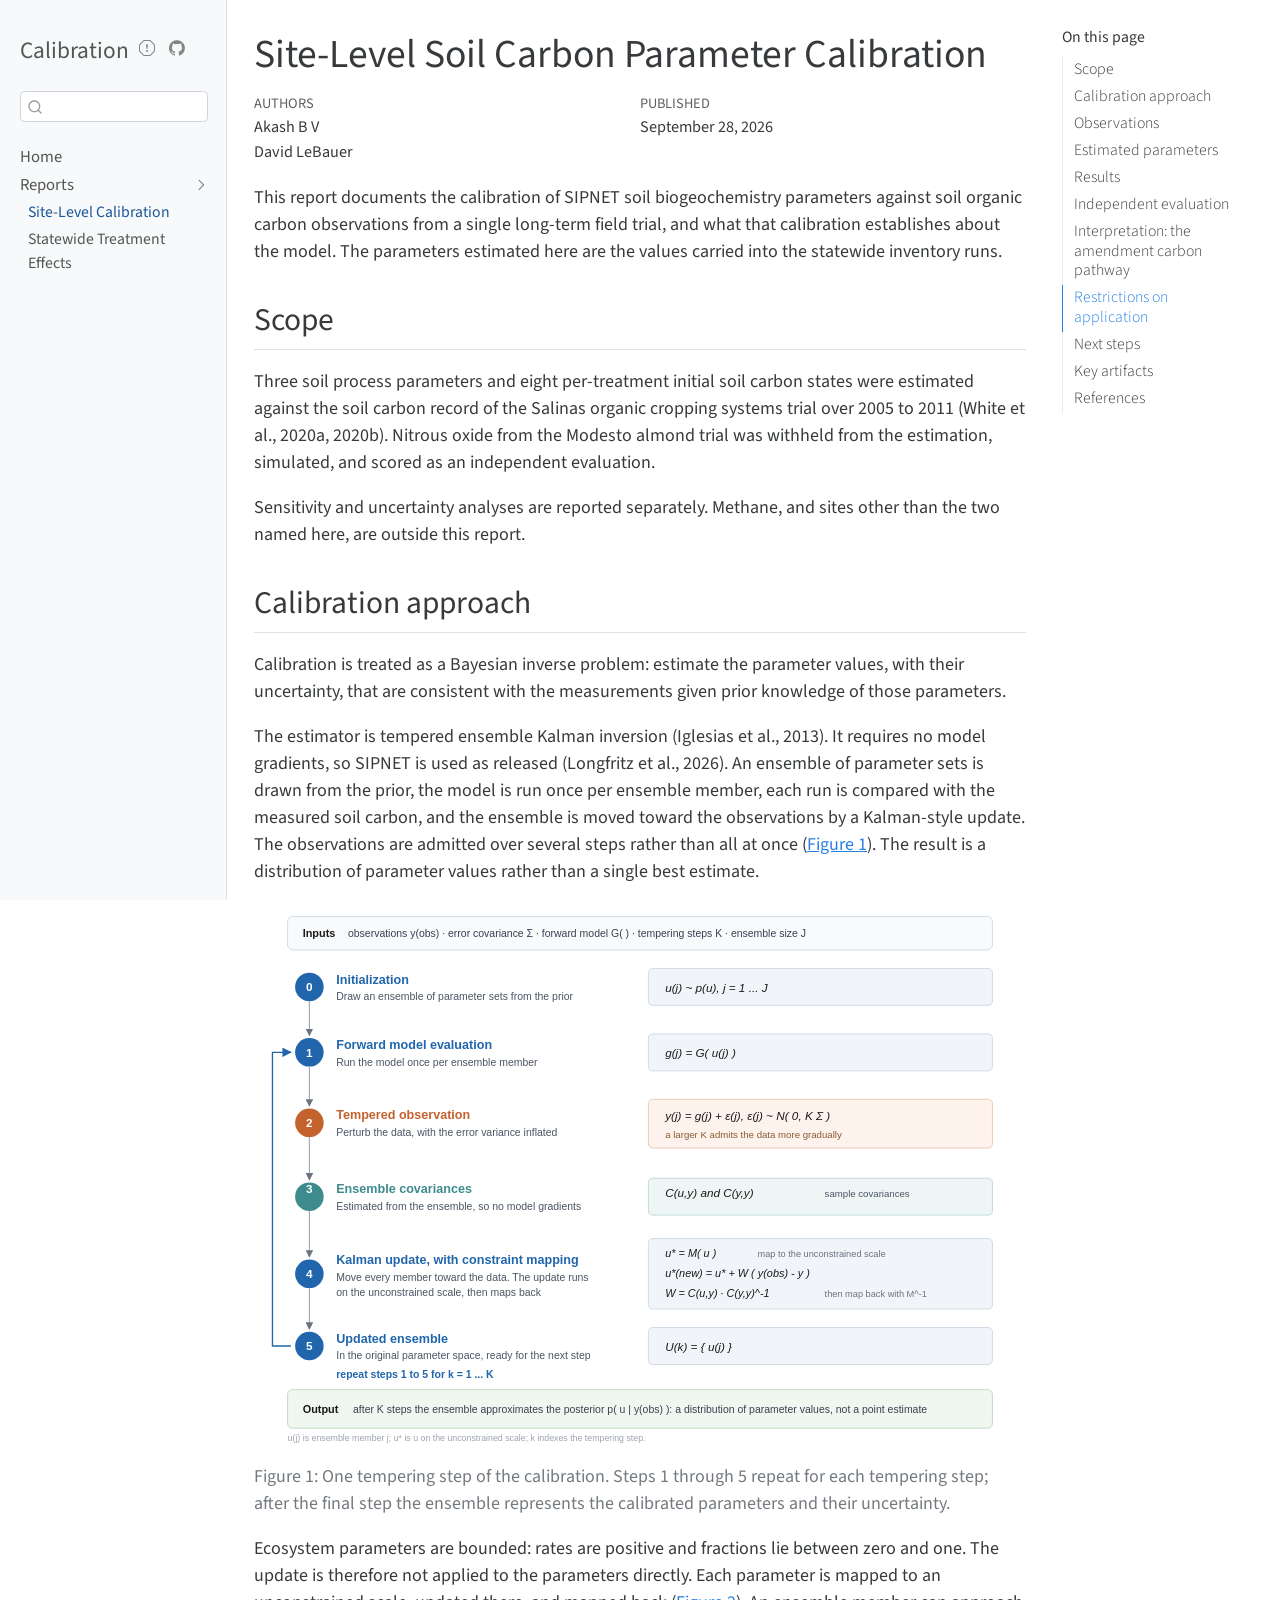
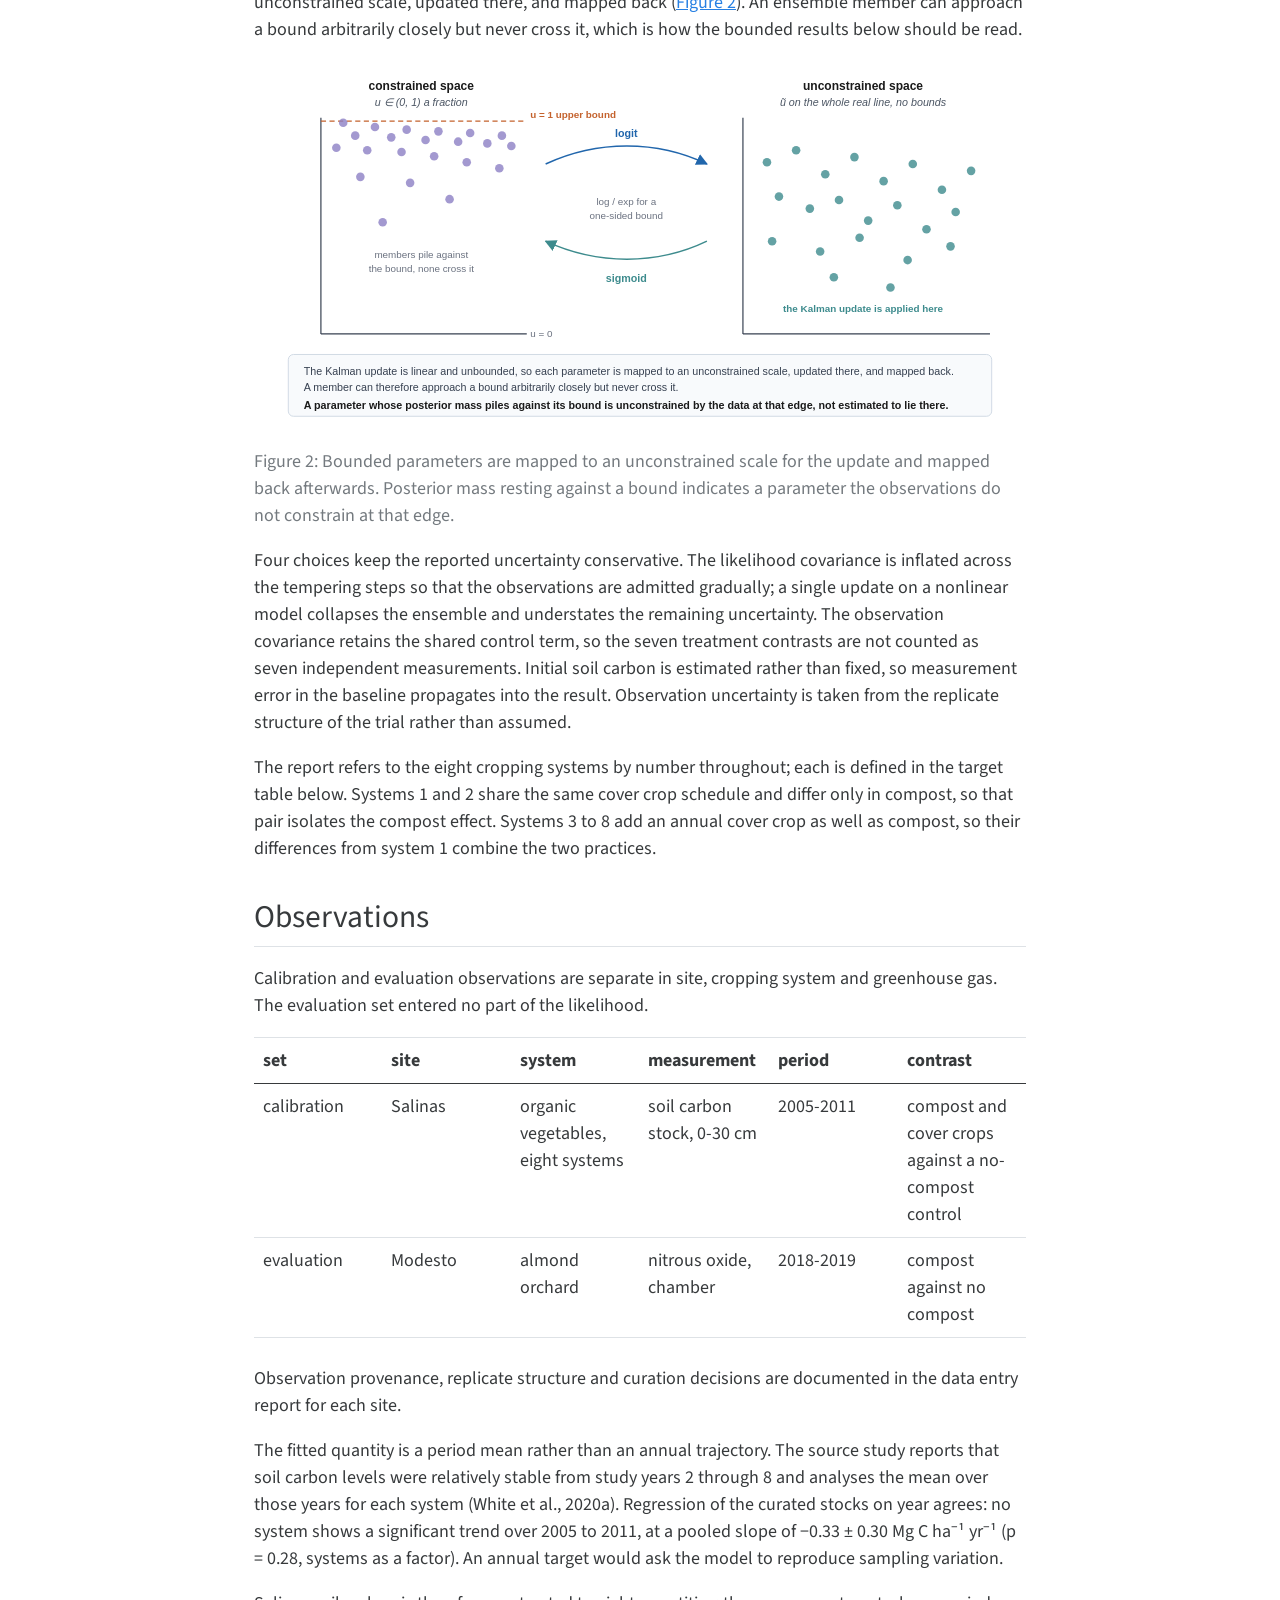
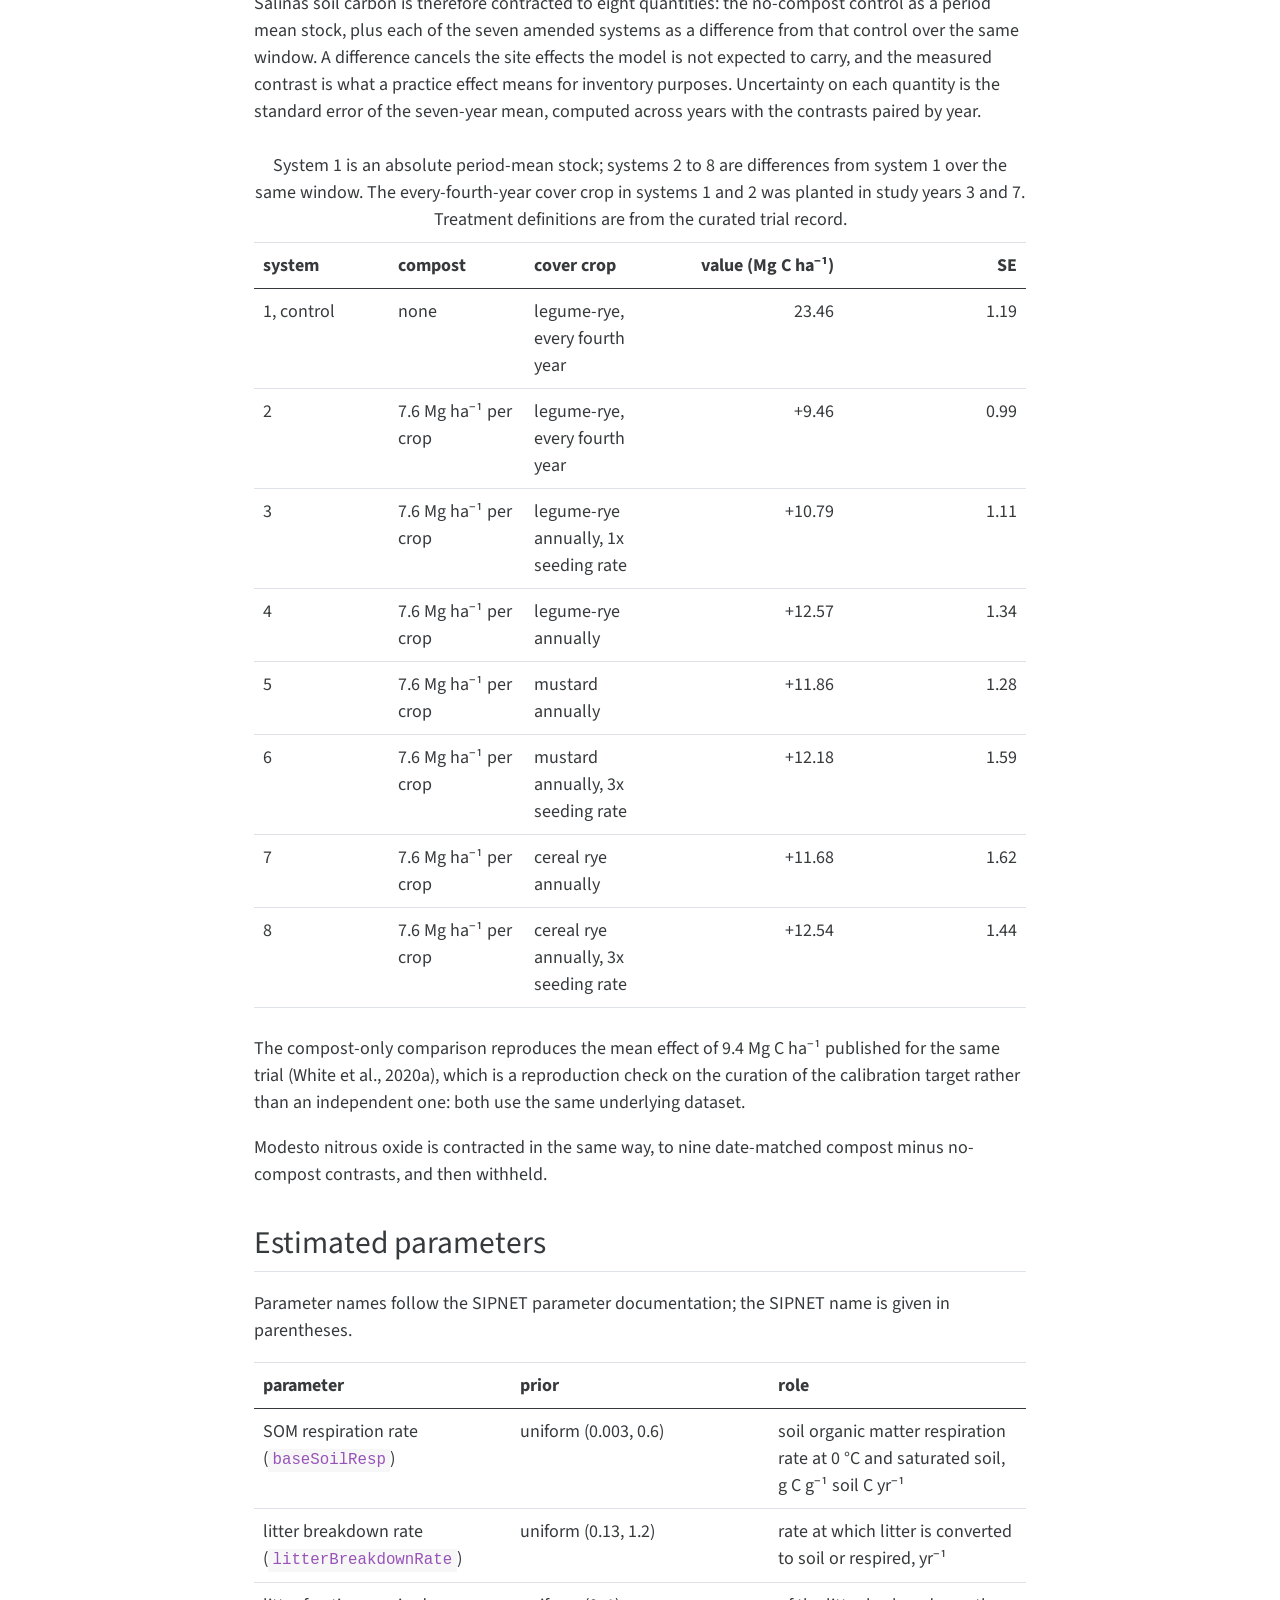
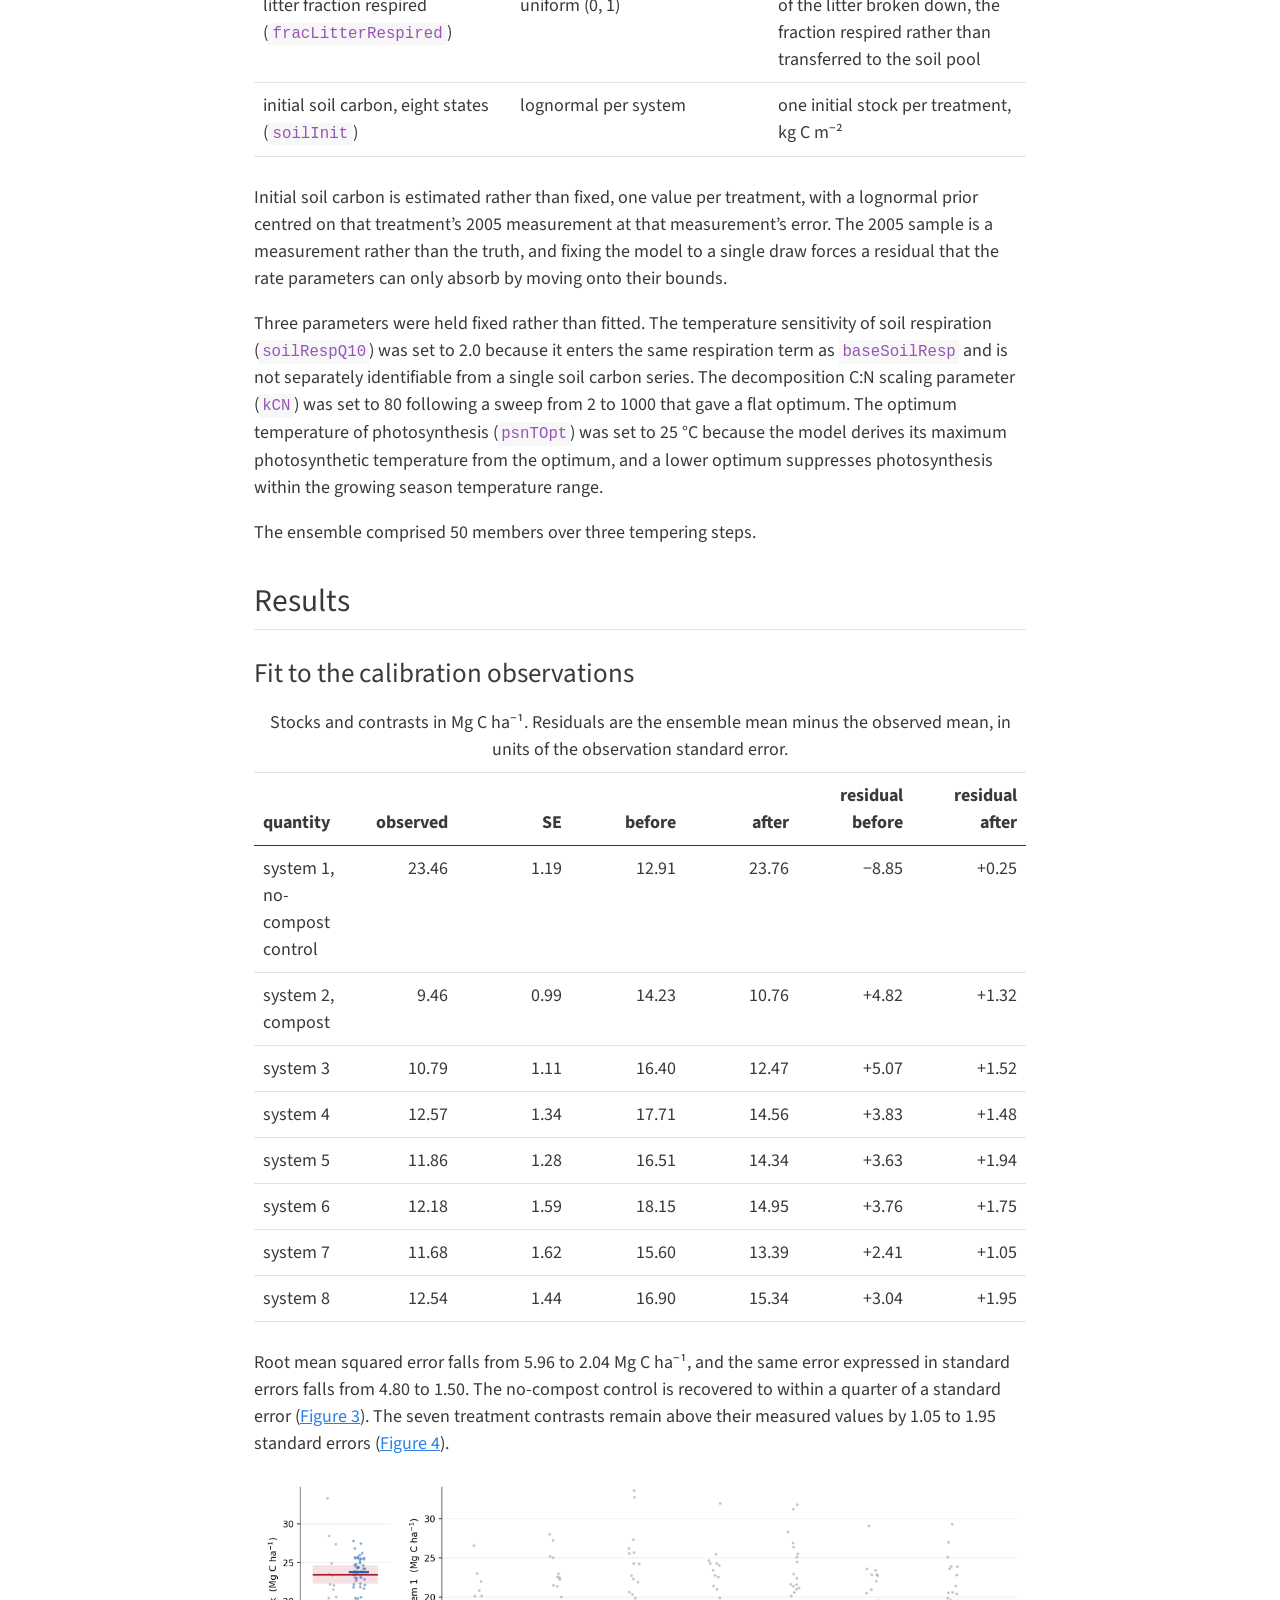
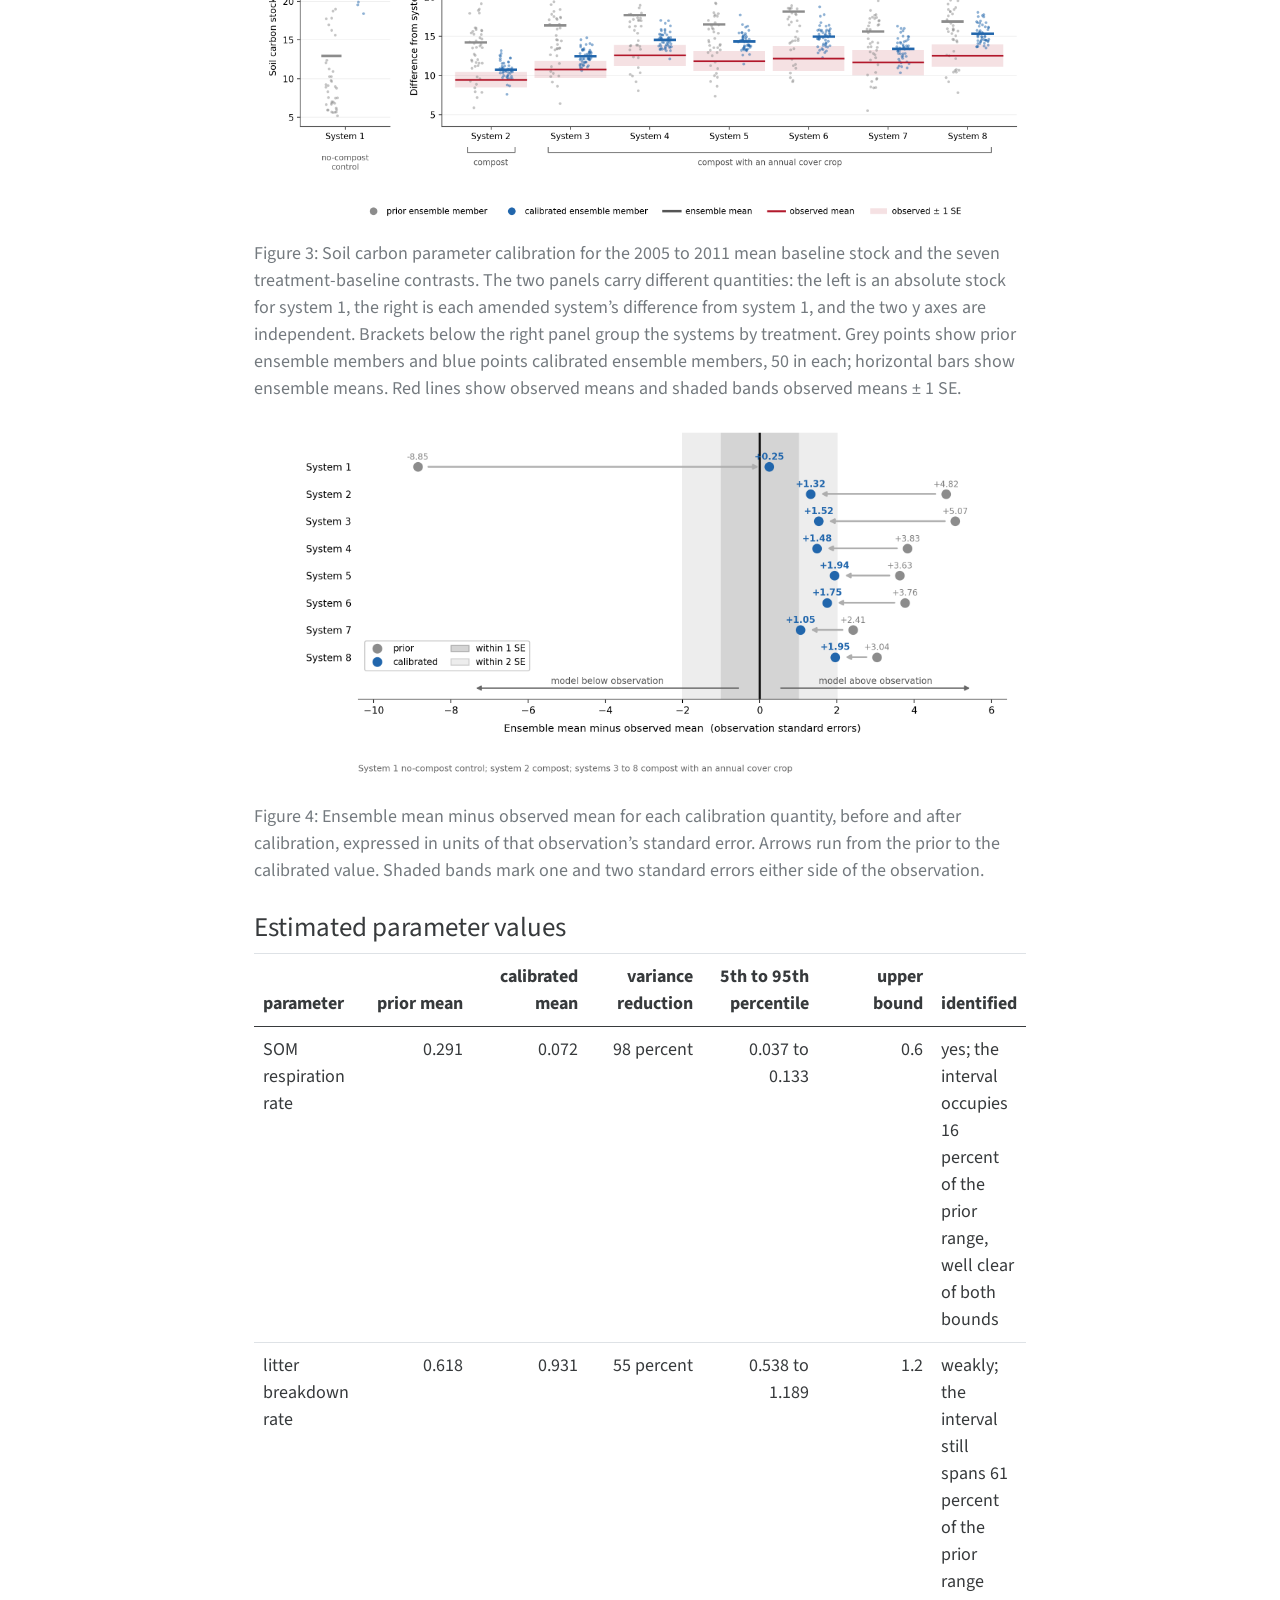
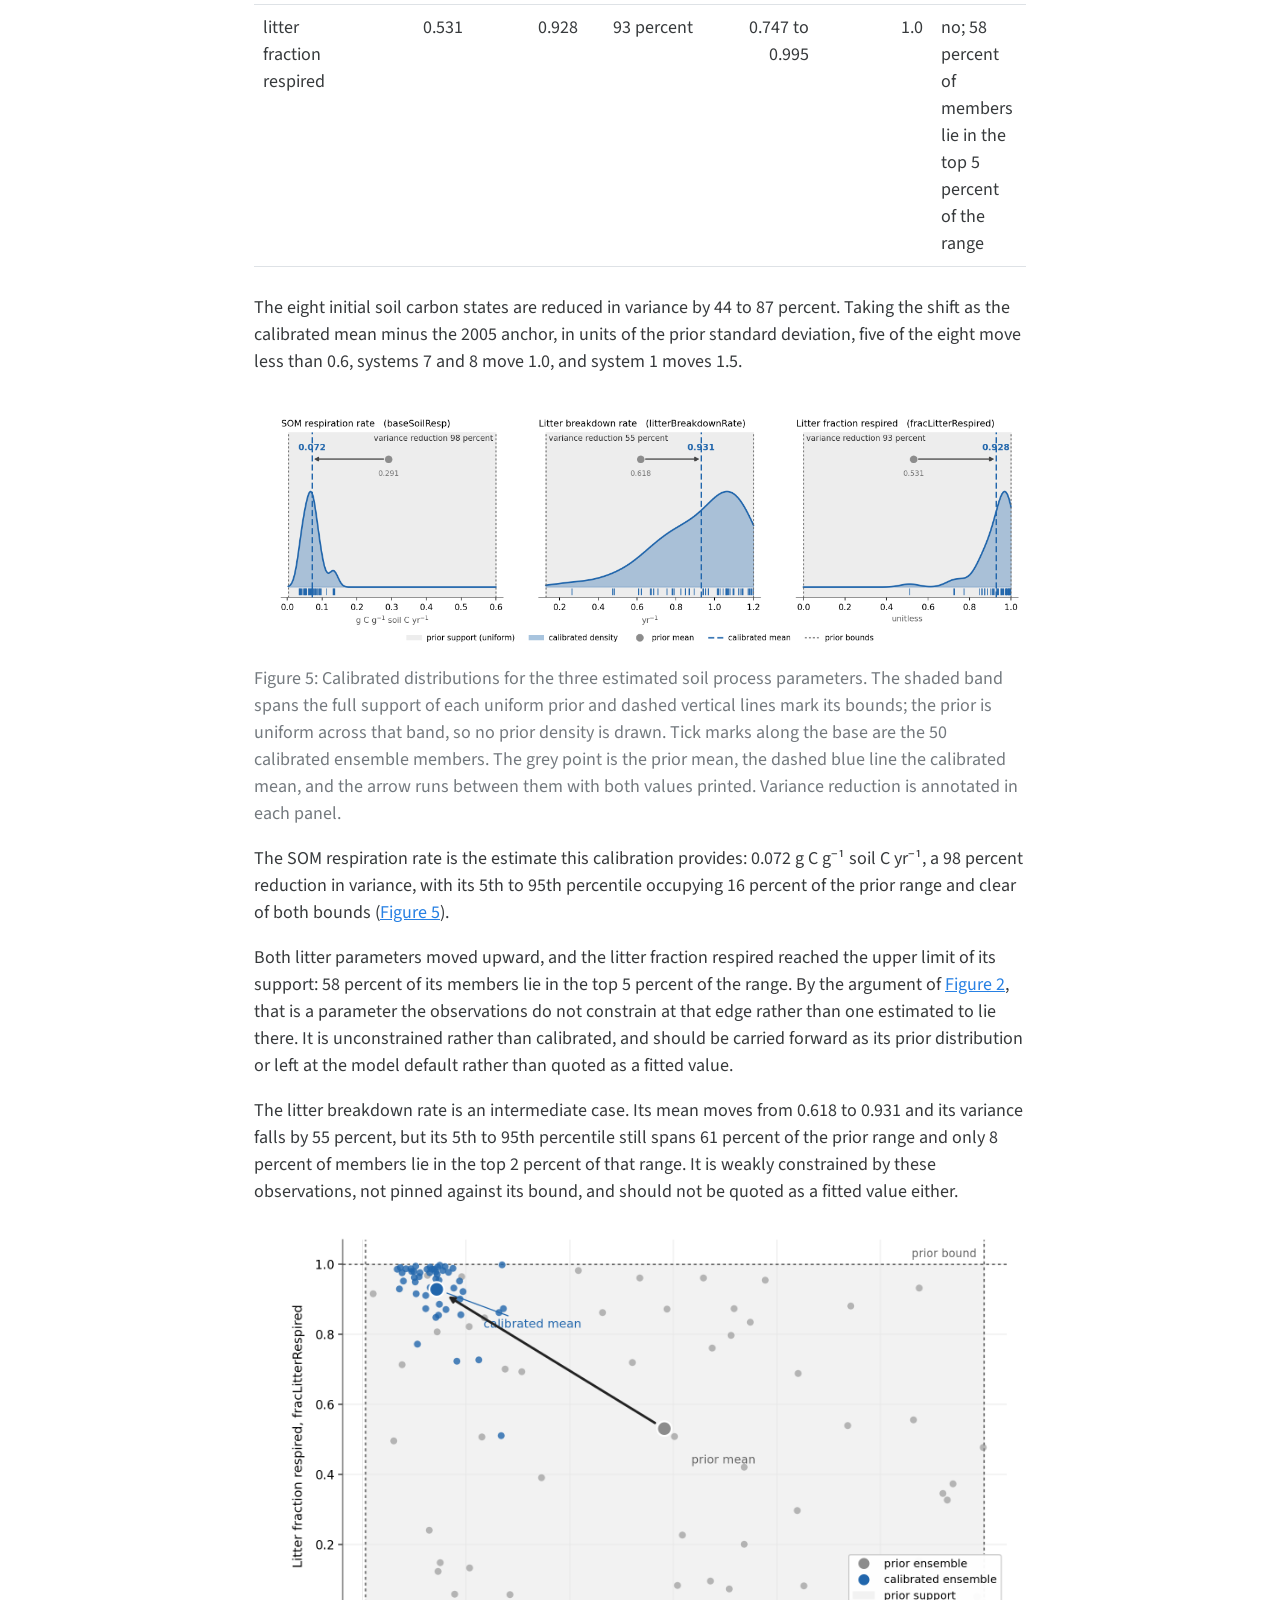
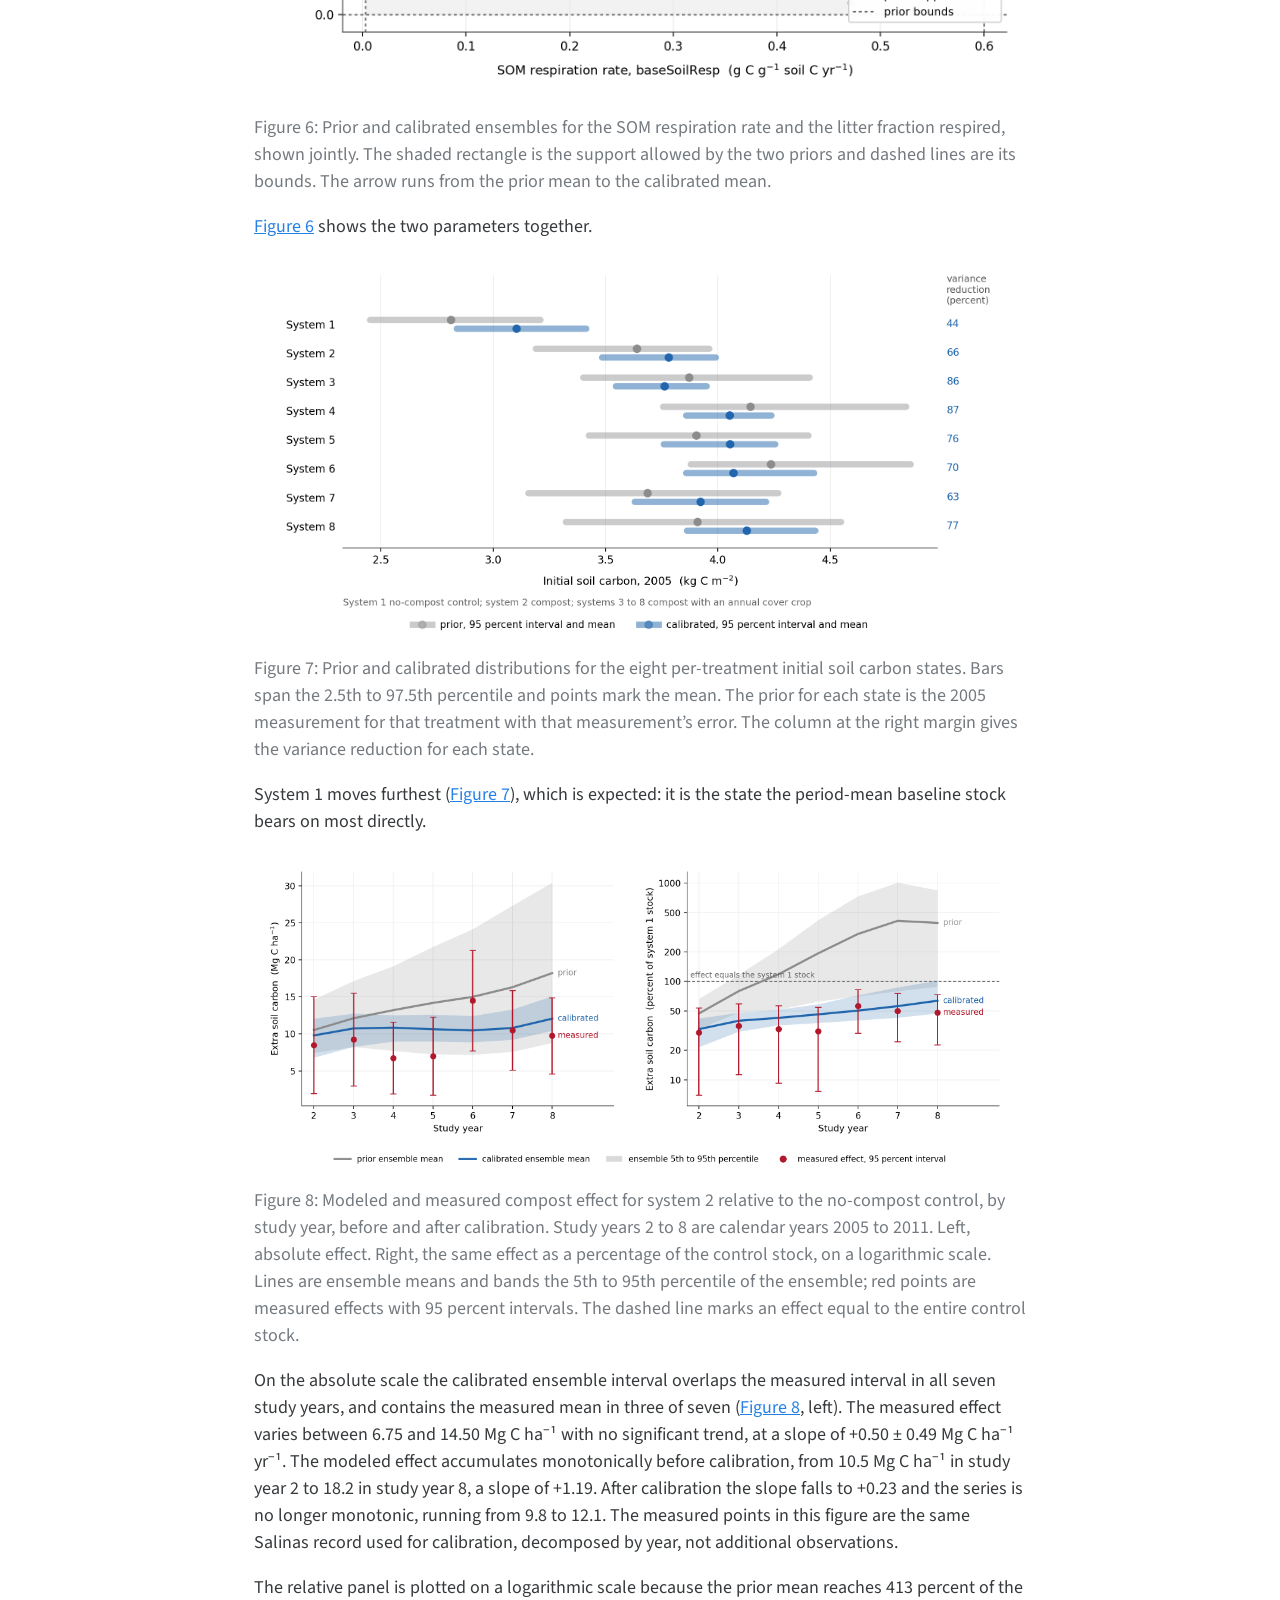
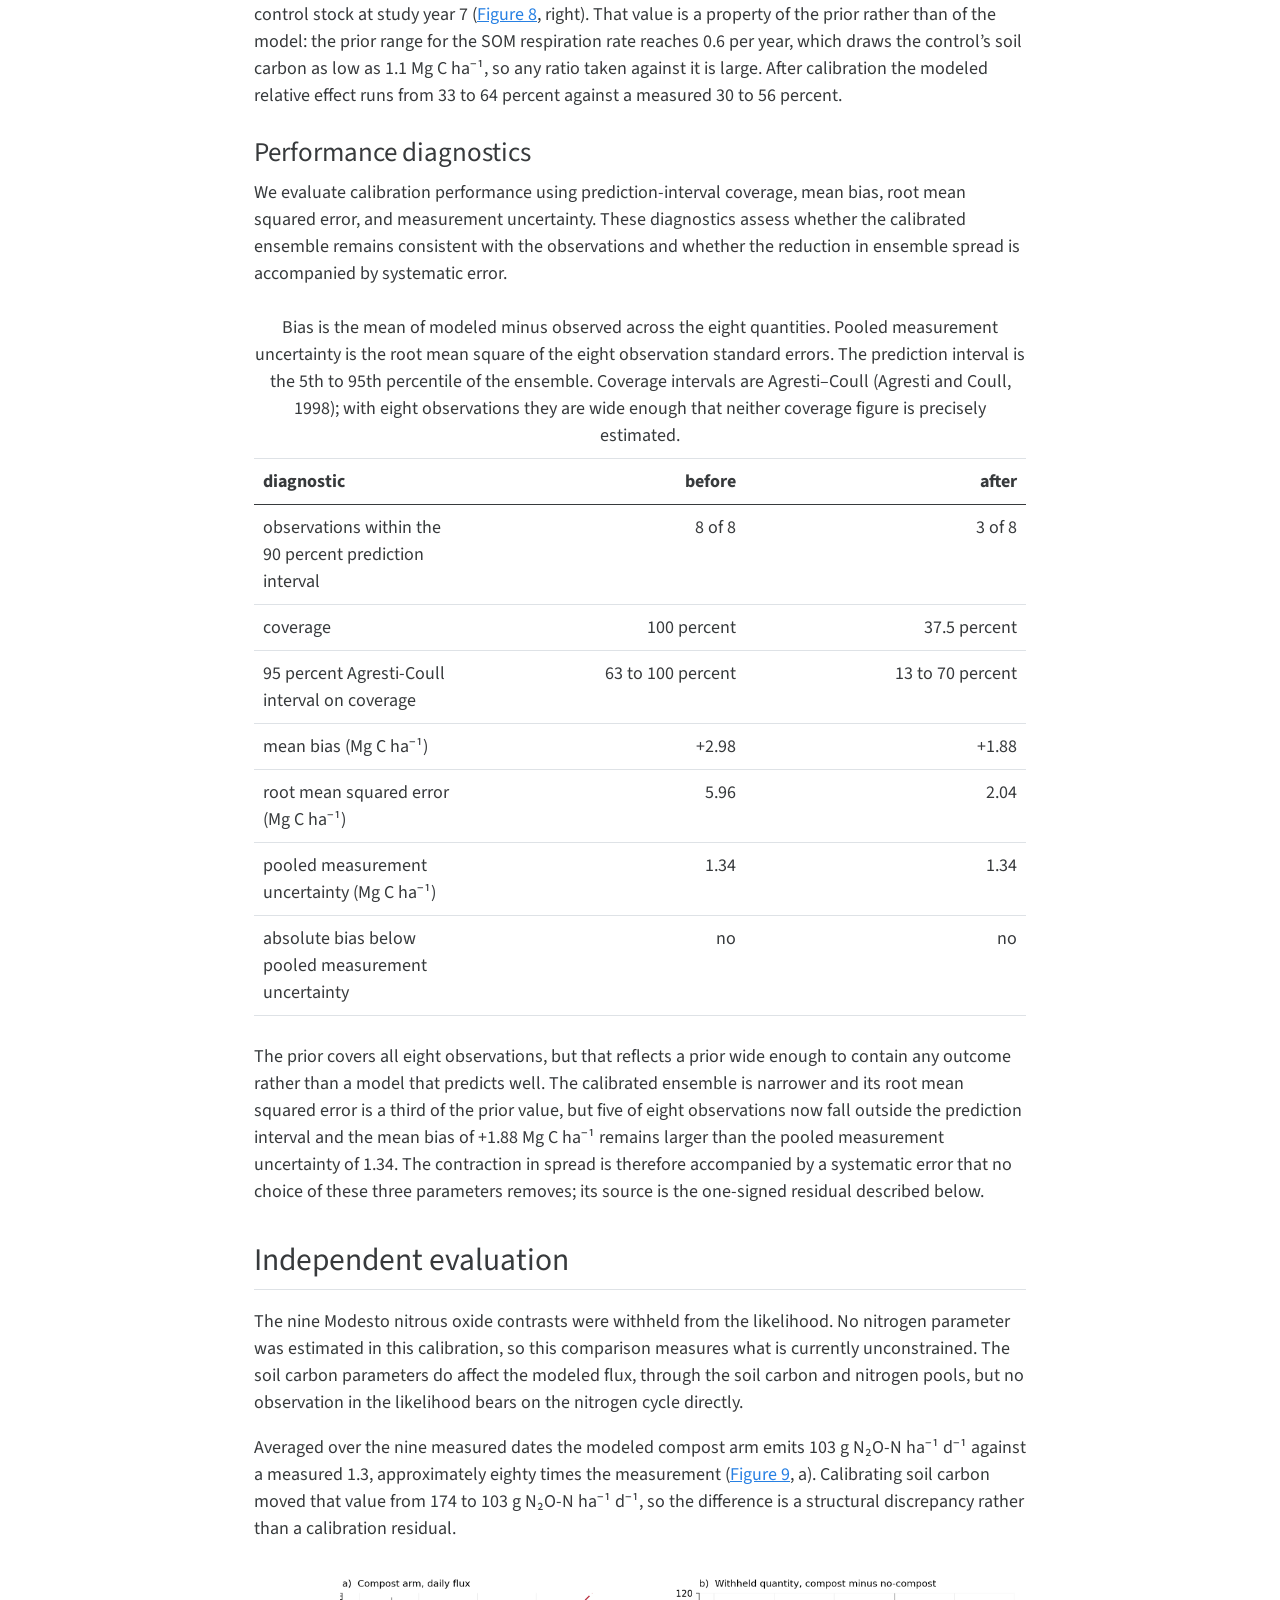
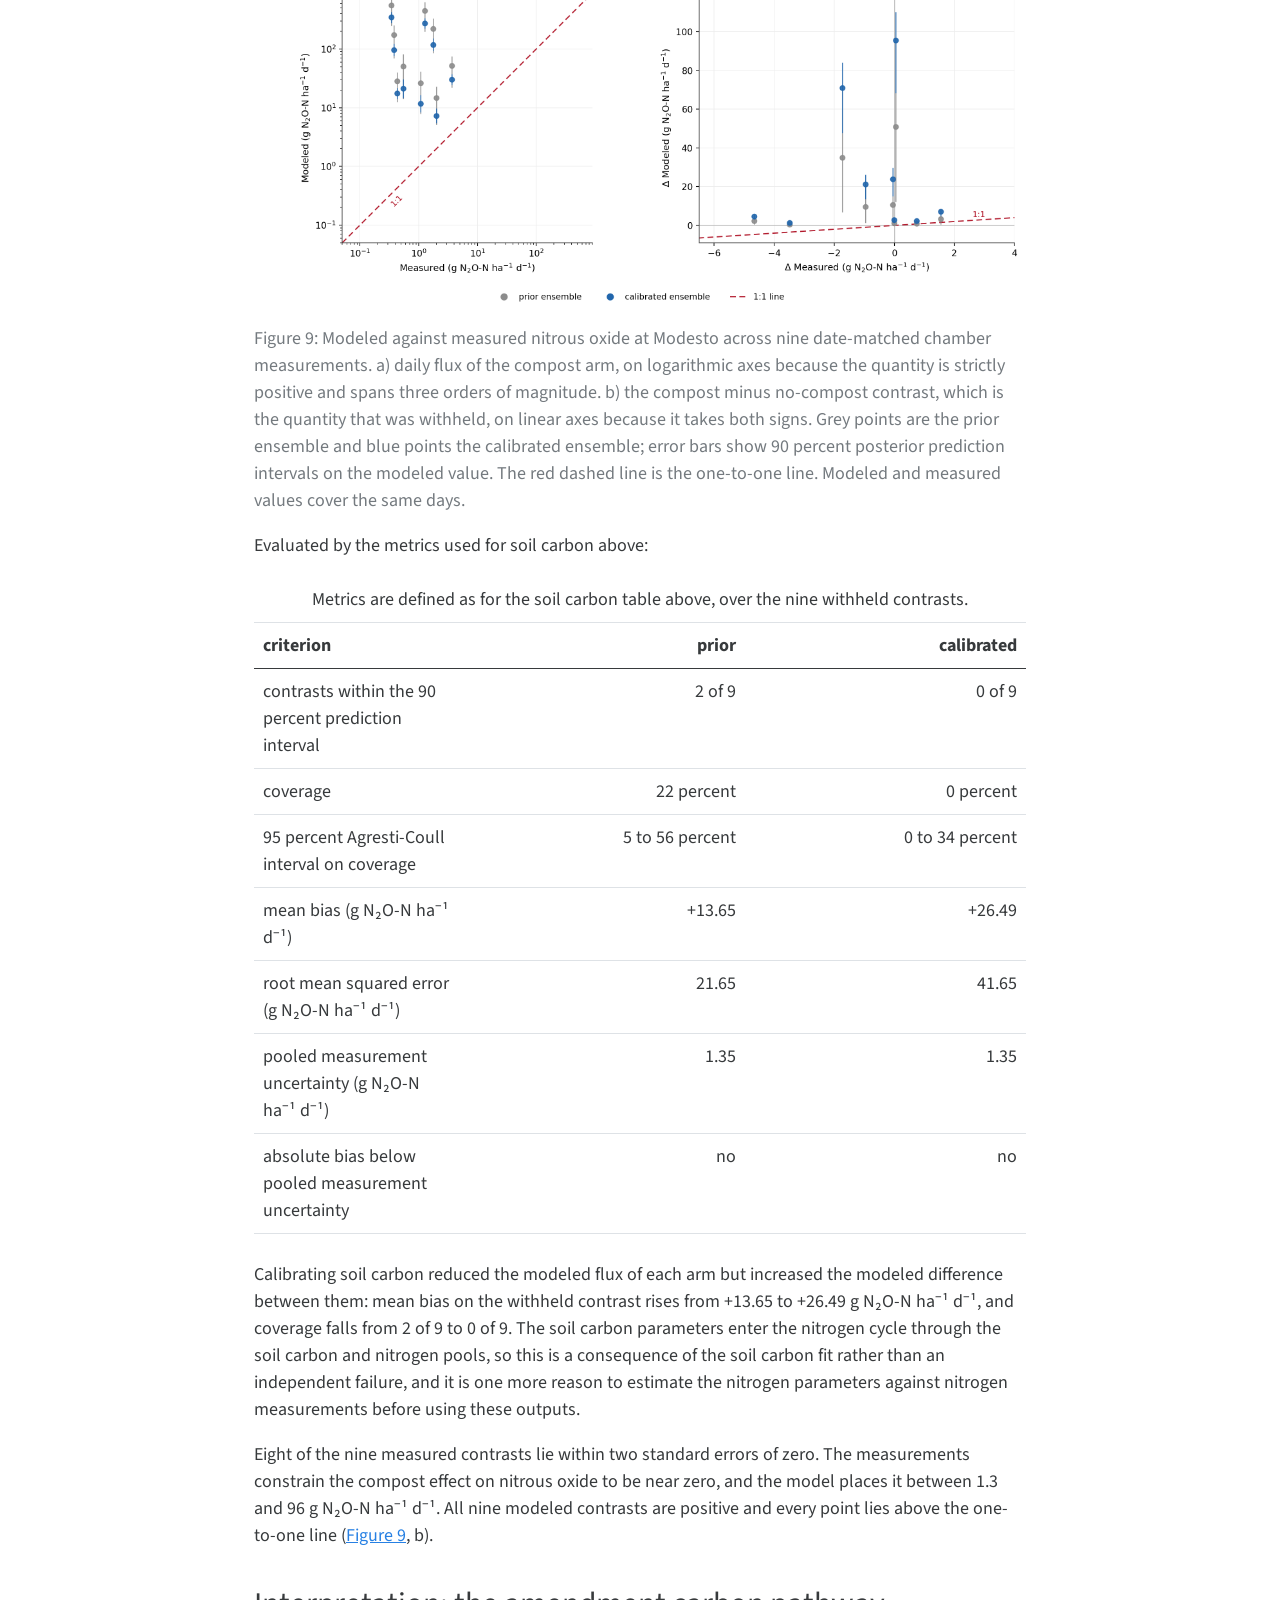
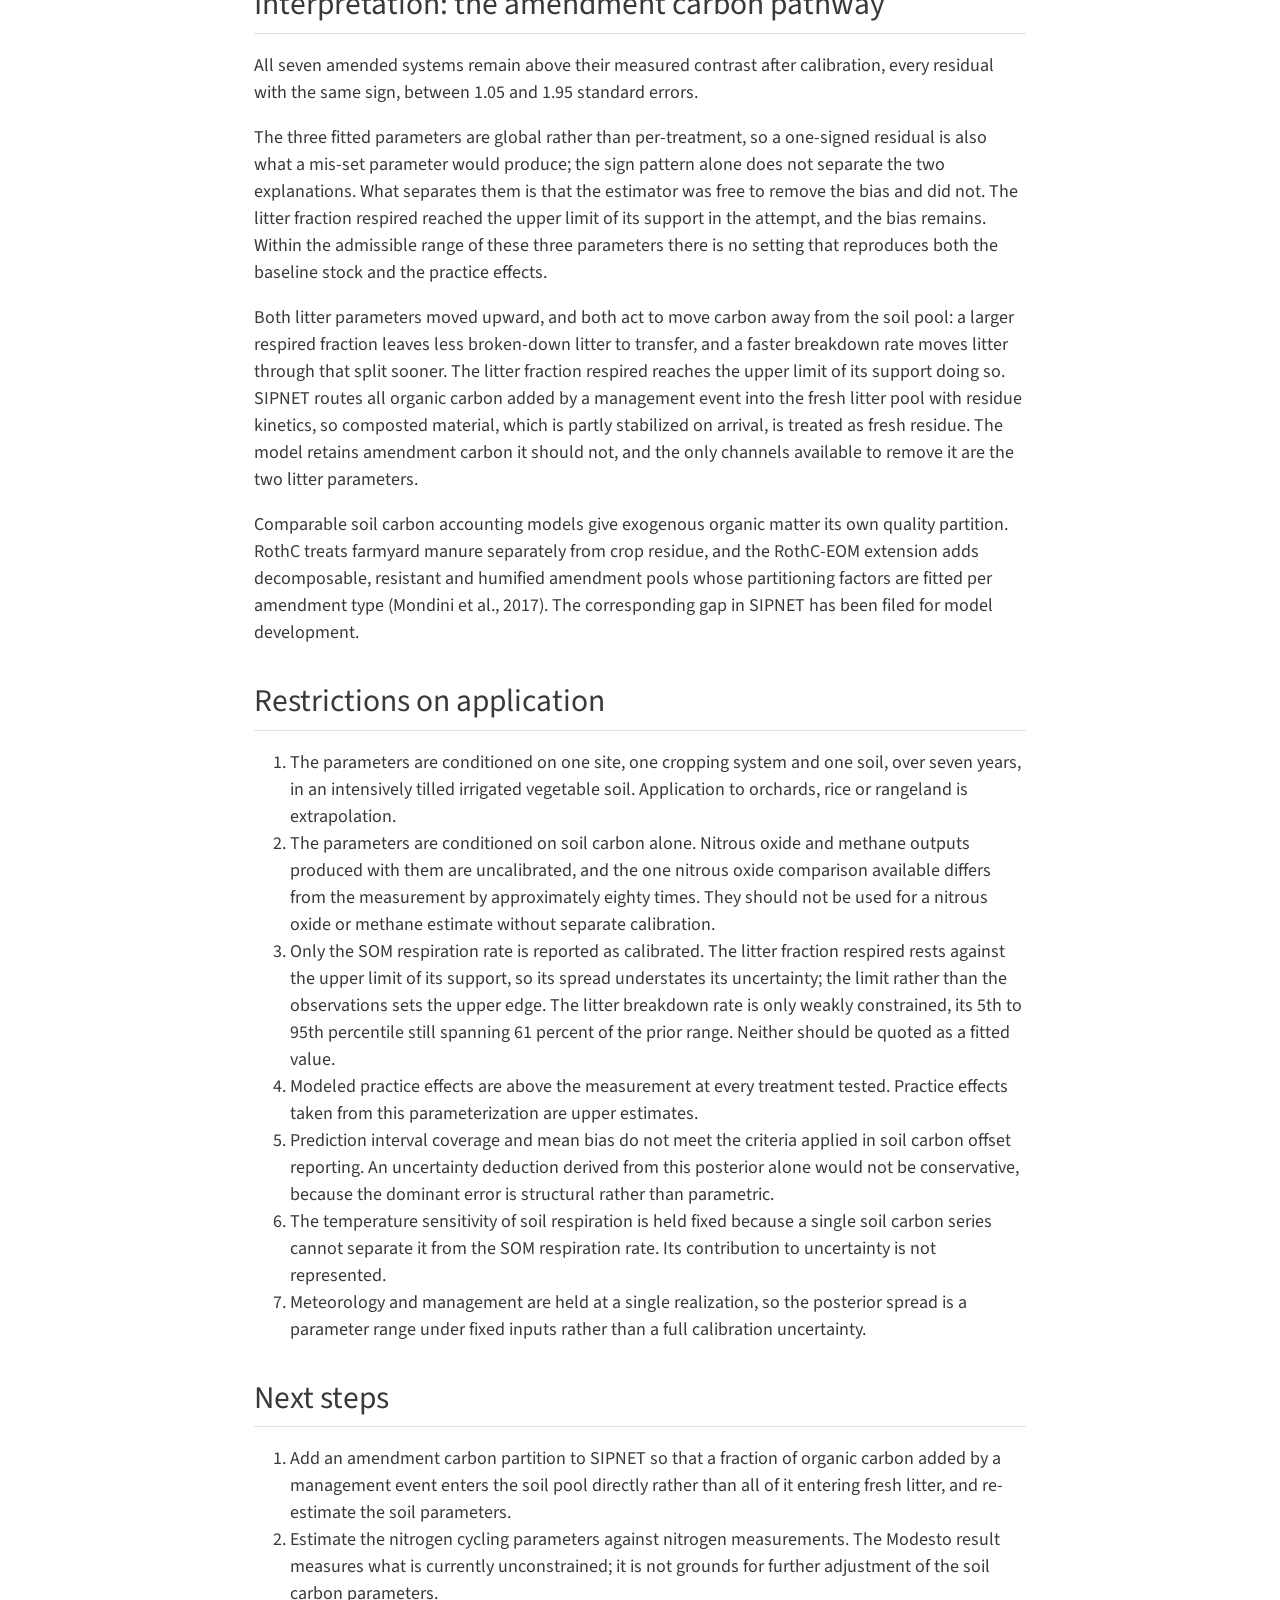
<file: reports/site_calibration.html>
<!DOCTYPE html>
<html xmlns="http://www.w3.org/1999/xhtml" lang="en" xml:lang="en"><head>

<meta charset="utf-8">
<meta name="generator" content="quarto-1.2.313">

<meta name="viewport" content="width=device-width, initial-scale=1.0, user-scalable=yes">

<meta name="author" content="Akash B V">
<meta name="author" content="David LeBauer">
<meta name="dcterms.date" content="2026-09-28">

<title>Calibration - Site-Level Soil Carbon Parameter Calibration</title>
<style>
code{white-space: pre-wrap;}
span.smallcaps{font-variant: small-caps;}
div.columns{display: flex; gap: min(4vw, 1.5em);}
div.column{flex: auto; overflow-x: auto;}
div.hanging-indent{margin-left: 1.5em; text-indent: -1.5em;}
ul.task-list{list-style: none;}
ul.task-list li input[type="checkbox"] {
  width: 0.8em;
  margin: 0 0.8em 0.2em -1.6em;
  vertical-align: middle;
}
</style>


<script src="../site_libs/quarto-nav/quarto-nav.js"></script>
<script src="../site_libs/quarto-nav/headroom.min.js"></script>
<script src="../site_libs/clipboard/clipboard.min.js"></script>
<script src="../site_libs/quarto-search/autocomplete.umd.js"></script>
<script src="../site_libs/quarto-search/fuse.min.js"></script>
<script src="../site_libs/quarto-search/quarto-search.js"></script>
<meta name="quarto:offset" content="../">
<link href="../reports/statewide_effects.html" rel="next">
<link href="../index.html" rel="prev">
<script src="../site_libs/quarto-html/quarto.js"></script>
<script src="../site_libs/quarto-html/popper.min.js"></script>
<script src="../site_libs/quarto-html/tippy.umd.min.js"></script>
<script src="../site_libs/quarto-html/anchor.min.js"></script>
<link href="../site_libs/quarto-html/tippy.css" rel="stylesheet">
<link href="../site_libs/quarto-html/quarto-syntax-highlighting.css" rel="stylesheet" id="quarto-text-highlighting-styles">
<script src="../site_libs/bootstrap/bootstrap.min.js"></script>
<link href="../site_libs/bootstrap/bootstrap-icons.css" rel="stylesheet">
<link href="../site_libs/bootstrap/bootstrap.min.css" rel="stylesheet" id="quarto-bootstrap" data-mode="light">
<script id="quarto-search-options" type="application/json">{
  "location": "sidebar",
  "copy-button": false,
  "collapse-after": 3,
  "panel-placement": "start",
  "type": "textbox",
  "limit": 20,
  "language": {
    "search-no-results-text": "No results",
    "search-matching-documents-text": "matching documents",
    "search-copy-link-title": "Copy link to search",
    "search-hide-matches-text": "Hide additional matches",
    "search-more-match-text": "more match in this document",
    "search-more-matches-text": "more matches in this document",
    "search-clear-button-title": "Clear",
    "search-detached-cancel-button-title": "Cancel",
    "search-submit-button-title": "Submit"
  }
}</script>


</head>

<body class="nav-sidebar docked">

<div id="quarto-search-results"></div>
  <header id="quarto-header" class="headroom fixed-top">
  <nav class="quarto-secondary-nav" data-bs-toggle="collapse" data-bs-target="#quarto-sidebar" aria-controls="quarto-sidebar" aria-expanded="false" aria-label="Toggle sidebar navigation" onclick="if (window.quartoToggleHeadroom) { window.quartoToggleHeadroom(); }">
    <div class="container-fluid d-flex justify-content-between">
      <h1 class="quarto-secondary-nav-title">Site-Level Soil Carbon Parameter Calibration</h1>
      <button type="button" class="quarto-btn-toggle btn" aria-label="Show secondary navigation">
        <i class="bi bi-chevron-right"></i>
      </button>
    </div>
  </nav>
</header>
<!-- content -->
<div id="quarto-content" class="quarto-container page-columns page-rows-contents page-layout-article">
<!-- sidebar -->
  <nav id="quarto-sidebar" class="sidebar collapse sidebar-navigation docked overflow-auto">
    <div class="pt-lg-2 mt-2 text-left sidebar-header">
    <div class="sidebar-title mb-0 py-0">
      <a href="../">Calibration</a> 
        <div class="sidebar-tools-main">
    <a href="" title="Status: Draft" class="sidebar-tool px-1"><i class="bi bi-exclamation-octagon"></i></a>
    <a href="https://github.com/ccmmf/calibration" title="" class="sidebar-tool px-1"><i class="bi bi-github"></i></a>
</div>
    </div>
      </div>
      <div class="mt-2 flex-shrink-0 align-items-center">
        <div class="sidebar-search">
        <div id="quarto-search" class="" title="Search"></div>
        </div>
      </div>
    <div class="sidebar-menu-container"> 
    <ul class="list-unstyled mt-1">
        <li class="sidebar-item">
  <div class="sidebar-item-container"> 
  <a href="../index.html" class="sidebar-item-text sidebar-link">Home</a>
  </div>
</li>
        <li class="sidebar-item sidebar-item-section">
      <div class="sidebar-item-container"> 
            <a class="sidebar-item-text sidebar-link text-start" data-bs-toggle="collapse" data-bs-target="#quarto-sidebar-section-1" aria-expanded="true">Reports</a>
          <a class="sidebar-item-toggle text-start" data-bs-toggle="collapse" data-bs-target="#quarto-sidebar-section-1" aria-expanded="true">
            <i class="bi bi-chevron-right ms-2"></i>
          </a> 
      </div>
      <ul id="quarto-sidebar-section-1" class="collapse list-unstyled sidebar-section depth1 show">  
          <li class="sidebar-item">
  <div class="sidebar-item-container"> 
  <a href="../reports/site_calibration.html" class="sidebar-item-text sidebar-link active">Site-Level Calibration</a>
  </div>
</li>
          <li class="sidebar-item">
  <div class="sidebar-item-container"> 
  <a href="../reports/statewide_effects.html" class="sidebar-item-text sidebar-link">Statewide Treatment Effects</a>
  </div>
</li>
      </ul>
  </li>
    </ul>
    </div>
</nav>
<!-- margin-sidebar -->
    <div id="quarto-margin-sidebar" class="sidebar margin-sidebar">
        <nav id="TOC" role="doc-toc" class="toc-active">
    <h2 id="toc-title">On this page</h2>
   
  <ul>
  <li><a href="#scope" id="toc-scope" class="nav-link active" data-scroll-target="#scope">Scope</a></li>
  <li><a href="#calibration-approach" id="toc-calibration-approach" class="nav-link" data-scroll-target="#calibration-approach">Calibration approach</a></li>
  <li><a href="#observations" id="toc-observations" class="nav-link" data-scroll-target="#observations">Observations</a></li>
  <li><a href="#estimated-parameters" id="toc-estimated-parameters" class="nav-link" data-scroll-target="#estimated-parameters">Estimated parameters</a></li>
  <li><a href="#results" id="toc-results" class="nav-link" data-scroll-target="#results">Results</a>
  <ul class="collapse">
  <li><a href="#fit-to-the-calibration-observations" id="toc-fit-to-the-calibration-observations" class="nav-link" data-scroll-target="#fit-to-the-calibration-observations">Fit to the calibration observations</a></li>
  <li><a href="#estimated-parameter-values" id="toc-estimated-parameter-values" class="nav-link" data-scroll-target="#estimated-parameter-values">Estimated parameter values</a></li>
  <li><a href="#performance-diagnostics" id="toc-performance-diagnostics" class="nav-link" data-scroll-target="#performance-diagnostics">Performance diagnostics</a></li>
  </ul></li>
  <li><a href="#independent-evaluation" id="toc-independent-evaluation" class="nav-link" data-scroll-target="#independent-evaluation">Independent evaluation</a></li>
  <li><a href="#interpretation-the-amendment-carbon-pathway" id="toc-interpretation-the-amendment-carbon-pathway" class="nav-link" data-scroll-target="#interpretation-the-amendment-carbon-pathway">Interpretation: the amendment carbon pathway</a></li>
  <li><a href="#restrictions-on-application" id="toc-restrictions-on-application" class="nav-link" data-scroll-target="#restrictions-on-application">Restrictions on application</a></li>
  <li><a href="#next-steps" id="toc-next-steps" class="nav-link" data-scroll-target="#next-steps">Next steps</a></li>
  <li><a href="#key-artifacts" id="toc-key-artifacts" class="nav-link" data-scroll-target="#key-artifacts">Key artifacts</a></li>
  <li><a href="#references" id="toc-references" class="nav-link" data-scroll-target="#references">References</a></li>
  </ul>
</nav>
    </div>
<!-- main -->
<main class="content" id="quarto-document-content">

<header id="title-block-header" class="quarto-title-block default">
<div class="quarto-title">
<h1 class="title d-none d-lg-block">Site-Level Soil Carbon Parameter Calibration</h1>
</div>



<div class="quarto-title-meta">

    <div>
    <div class="quarto-title-meta-heading">Authors</div>
    <div class="quarto-title-meta-contents">
             <p>Akash B V </p>
             <p>David LeBauer </p>
          </div>
  </div>
    
    <div>
    <div class="quarto-title-meta-heading">Published</div>
    <div class="quarto-title-meta-contents">
      <p class="date">September 28, 2026</p>
    </div>
  </div>
  
    
  </div>
  

</header>

<p>This report documents the calibration of SIPNET soil biogeochemistry parameters against soil organic carbon observations from a single long-term field trial, and what that calibration establishes about the model. The parameters estimated here are the values carried into the statewide inventory runs.</p>
<section id="scope" class="level2">
<h2 class="anchored" data-anchor-id="scope">Scope</h2>
<p>Three soil process parameters and eight per-treatment initial soil carbon states were estimated against the soil carbon record of the Salinas organic cropping systems trial over 2005 to 2011 (White et al., 2020a, 2020b). Nitrous oxide from the Modesto almond trial was withheld from the estimation, simulated, and scored as an independent evaluation.</p>
<p>Sensitivity and uncertainty analyses are reported separately. Methane, and sites other than the two named here, are outside this report.</p>
</section>
<section id="calibration-approach" class="level2">
<h2 class="anchored" data-anchor-id="calibration-approach">Calibration approach</h2>
<p>Calibration is treated as a Bayesian inverse problem: estimate the parameter values, with their uncertainty, that are consistent with the measurements given prior knowledge of those parameters.</p>
<p>The estimator is tempered ensemble Kalman inversion (Iglesias et al., 2013). It requires no model gradients, so SIPNET is used as released (Longfritz et al., 2026). An ensemble of parameter sets is drawn from the prior, the model is run once per ensemble member, each run is compared with the measured soil carbon, and the ensemble is moved toward the observations by a Kalman-style update. The observations are admitted over several steps rather than all at once (<a href="#fig-eki">Figure&nbsp;1</a>). The result is a distribution of parameter values rather than a single best estimate.</p>
<div id="fig-eki" class="quarto-figure quarto-figure-center anchored">
<figure class="figure">
<p><img src="figures/eki_algorithm.svg" class="img-fluid figure-img" style="width:100.0%"></p>
<p></p><figcaption class="figure-caption">Figure&nbsp;1: One tempering step of the calibration. Steps 1 through 5 repeat for each tempering step; after the final step the ensemble represents the calibrated parameters and their uncertainty.</figcaption><p></p>
</figure>
</div>
<p>Ecosystem parameters are bounded: rates are positive and fractions lie between zero and one. The update is therefore not applied to the parameters directly. Each parameter is mapped to an unconstrained scale, updated there, and mapped back (<a href="#fig-constraint">Figure&nbsp;2</a>). An ensemble member can approach a bound arbitrarily closely but never cross it, which is how the bounded results below should be read.</p>
<div id="fig-constraint" class="quarto-figure quarto-figure-center anchored">
<figure class="figure">
<p><img src="figures/constraint_mapping.svg" class="img-fluid figure-img" style="width:100.0%"></p>
<p></p><figcaption class="figure-caption">Figure&nbsp;2: Bounded parameters are mapped to an unconstrained scale for the update and mapped back afterwards. Posterior mass resting against a bound indicates a parameter the observations do not constrain at that edge.</figcaption><p></p>
</figure>
</div>
<p>Four choices keep the reported uncertainty conservative. The likelihood covariance is inflated across the tempering steps so that the observations are admitted gradually; a single update on a nonlinear model collapses the ensemble and understates the remaining uncertainty. The observation covariance retains the shared control term, so the seven treatment contrasts are not counted as seven independent measurements. Initial soil carbon is estimated rather than fixed, so measurement error in the baseline propagates into the result. Observation uncertainty is taken from the replicate structure of the trial rather than assumed.</p>
<p>The report refers to the eight cropping systems by number throughout; each is defined in the target table below. Systems 1 and 2 share the same cover crop schedule and differ only in compost, so that pair isolates the compost effect. Systems 3 to 8 add an annual cover crop as well as compost, so their differences from system 1 combine the two practices.</p>
</section>
<section id="observations" class="level2">
<h2 class="anchored" data-anchor-id="observations">Observations</h2>
<p>Calibration and evaluation observations are separate in site, cropping system and greenhouse gas. The evaluation set entered no part of the likelihood.</p>
<table class="table">
<colgroup>
<col style="width: 16%">
<col style="width: 16%">
<col style="width: 16%">
<col style="width: 16%">
<col style="width: 16%">
<col style="width: 16%">
</colgroup>
<thead>
<tr class="header">
<th>set</th>
<th>site</th>
<th>system</th>
<th>measurement</th>
<th>period</th>
<th>contrast</th>
</tr>
</thead>
<tbody>
<tr class="odd">
<td>calibration</td>
<td>Salinas</td>
<td>organic vegetables, eight systems</td>
<td>soil carbon stock, 0-30 cm</td>
<td>2005-2011</td>
<td>compost and cover crops against a no-compost control</td>
</tr>
<tr class="even">
<td>evaluation</td>
<td>Modesto</td>
<td>almond orchard</td>
<td>nitrous oxide, chamber</td>
<td>2018-2019</td>
<td>compost against no compost</td>
</tr>
</tbody>
</table>
<p>Observation provenance, replicate structure and curation decisions are documented in the data entry report for each site.</p>
<p>The fitted quantity is a period mean rather than an annual trajectory. The source study reports that soil carbon levels were relatively stable from study years 2 through 8 and analyses the mean over those years for each system (White et al., 2020a). Regression of the curated stocks on year agrees: no system shows a significant trend over 2005 to 2011, at a pooled slope of −0.33 ± 0.30 Mg C ha⁻¹ yr⁻¹ (p = 0.28, systems as a factor). An annual target would ask the model to reproduce sampling variation.</p>
<p>Salinas soil carbon is therefore contracted to eight quantities: the no-compost control as a period mean stock, plus each of the seven amended systems as a difference from that control over the same window. A difference cancels the site effects the model is not expected to carry, and the measured contrast is what a practice effect means for inventory purposes. Uncertainty on each quantity is the standard error of the seven-year mean, computed across years with the contrasts paired by year.</p>
<table class="table">
<caption>System 1 is an absolute period-mean stock; systems 2 to 8 are differences from system 1 over the same window. The every-fourth-year cover crop in systems 1 and 2 was planted in study years 3 and 7. Treatment definitions are from the curated trial record.</caption>
<colgroup>
<col style="width: 17%">
<col style="width: 17%">
<col style="width: 17%">
<col style="width: 23%">
<col style="width: 23%">
</colgroup>
<thead>
<tr class="header">
<th>system</th>
<th>compost</th>
<th>cover crop</th>
<th style="text-align: right;">value (Mg C ha⁻¹)</th>
<th style="text-align: right;">SE</th>
</tr>
</thead>
<tbody>
<tr class="odd">
<td>1, control</td>
<td>none</td>
<td>legume-rye, every fourth year</td>
<td style="text-align: right;">23.46</td>
<td style="text-align: right;">1.19</td>
</tr>
<tr class="even">
<td>2</td>
<td>7.6 Mg ha⁻¹ per crop</td>
<td>legume-rye, every fourth year</td>
<td style="text-align: right;">+9.46</td>
<td style="text-align: right;">0.99</td>
</tr>
<tr class="odd">
<td>3</td>
<td>7.6 Mg ha⁻¹ per crop</td>
<td>legume-rye annually, 1x seeding rate</td>
<td style="text-align: right;">+10.79</td>
<td style="text-align: right;">1.11</td>
</tr>
<tr class="even">
<td>4</td>
<td>7.6 Mg ha⁻¹ per crop</td>
<td>legume-rye annually</td>
<td style="text-align: right;">+12.57</td>
<td style="text-align: right;">1.34</td>
</tr>
<tr class="odd">
<td>5</td>
<td>7.6 Mg ha⁻¹ per crop</td>
<td>mustard annually</td>
<td style="text-align: right;">+11.86</td>
<td style="text-align: right;">1.28</td>
</tr>
<tr class="even">
<td>6</td>
<td>7.6 Mg ha⁻¹ per crop</td>
<td>mustard annually, 3x seeding rate</td>
<td style="text-align: right;">+12.18</td>
<td style="text-align: right;">1.59</td>
</tr>
<tr class="odd">
<td>7</td>
<td>7.6 Mg ha⁻¹ per crop</td>
<td>cereal rye annually</td>
<td style="text-align: right;">+11.68</td>
<td style="text-align: right;">1.62</td>
</tr>
<tr class="even">
<td>8</td>
<td>7.6 Mg ha⁻¹ per crop</td>
<td>cereal rye annually, 3x seeding rate</td>
<td style="text-align: right;">+12.54</td>
<td style="text-align: right;">1.44</td>
</tr>
</tbody>
</table>
<p>The compost-only comparison reproduces the mean effect of 9.4 Mg C ha⁻¹ published for the same trial (White et al., 2020a), which is a reproduction check on the curation of the calibration target rather than an independent one: both use the same underlying dataset.</p>
<p>Modesto nitrous oxide is contracted in the same way, to nine date-matched compost minus no-compost contrasts, and then withheld.</p>
</section>
<section id="estimated-parameters" class="level2">
<h2 class="anchored" data-anchor-id="estimated-parameters">Estimated parameters</h2>
<p>Parameter names follow the SIPNET parameter documentation; the SIPNET name is given in parentheses.</p>
<table class="table">
<colgroup>
<col style="width: 33%">
<col style="width: 33%">
<col style="width: 33%">
</colgroup>
<thead>
<tr class="header">
<th>parameter</th>
<th>prior</th>
<th>role</th>
</tr>
</thead>
<tbody>
<tr class="odd">
<td>SOM respiration rate (<code>baseSoilResp</code>)</td>
<td>uniform (0.003, 0.6)</td>
<td>soil organic matter respiration rate at 0 °C and saturated soil, g C g⁻¹ soil C yr⁻¹</td>
</tr>
<tr class="even">
<td>litter breakdown rate (<code>litterBreakdownRate</code>)</td>
<td>uniform (0.13, 1.2)</td>
<td>rate at which litter is converted to soil or respired, yr⁻¹</td>
</tr>
<tr class="odd">
<td>litter fraction respired (<code>fracLitterRespired</code>)</td>
<td>uniform (0, 1)</td>
<td>of the litter broken down, the fraction respired rather than transferred to the soil pool</td>
</tr>
<tr class="even">
<td>initial soil carbon, eight states (<code>soilInit</code>)</td>
<td>lognormal per system</td>
<td>one initial stock per treatment, kg C m⁻²</td>
</tr>
</tbody>
</table>
<p>Initial soil carbon is estimated rather than fixed, one value per treatment, with a lognormal prior centred on that treatment’s 2005 measurement at that measurement’s error. The 2005 sample is a measurement rather than the truth, and fixing the model to a single draw forces a residual that the rate parameters can only absorb by moving onto their bounds.</p>
<p>Three parameters were held fixed rather than fitted. The temperature sensitivity of soil respiration (<code>soilRespQ10</code>) was set to 2.0 because it enters the same respiration term as <code>baseSoilResp</code> and is not separately identifiable from a single soil carbon series. The decomposition C:N scaling parameter (<code>kCN</code>) was set to 80 following a sweep from 2 to 1000 that gave a flat optimum. The optimum temperature of photosynthesis (<code>psnTOpt</code>) was set to 25 °C because the model derives its maximum photosynthetic temperature from the optimum, and a lower optimum suppresses photosynthesis within the growing season temperature range.</p>
<p>The ensemble comprised 50 members over three tempering steps.</p>
</section>
<section id="results" class="level2">
<h2 class="anchored" data-anchor-id="results">Results</h2>
<section id="fit-to-the-calibration-observations" class="level3">
<h3 class="anchored" data-anchor-id="fit-to-the-calibration-observations">Fit to the calibration observations</h3>
<table class="table">
<caption>Stocks and contrasts in Mg C ha⁻¹. Residuals are the ensemble mean minus the observed mean, in units of the observation standard error.</caption>
<colgroup>
<col style="width: 11%">
<col style="width: 14%">
<col style="width: 14%">
<col style="width: 14%">
<col style="width: 14%">
<col style="width: 14%">
<col style="width: 14%">
</colgroup>
<thead>
<tr class="header">
<th>quantity</th>
<th style="text-align: right;">observed</th>
<th style="text-align: right;">SE</th>
<th style="text-align: right;">before</th>
<th style="text-align: right;">after</th>
<th style="text-align: right;">residual before</th>
<th style="text-align: right;">residual after</th>
</tr>
</thead>
<tbody>
<tr class="odd">
<td>system 1, no-compost control</td>
<td style="text-align: right;">23.46</td>
<td style="text-align: right;">1.19</td>
<td style="text-align: right;">12.91</td>
<td style="text-align: right;">23.76</td>
<td style="text-align: right;">−8.85</td>
<td style="text-align: right;">+0.25</td>
</tr>
<tr class="even">
<td>system 2, compost</td>
<td style="text-align: right;">9.46</td>
<td style="text-align: right;">0.99</td>
<td style="text-align: right;">14.23</td>
<td style="text-align: right;">10.76</td>
<td style="text-align: right;">+4.82</td>
<td style="text-align: right;">+1.32</td>
</tr>
<tr class="odd">
<td>system 3</td>
<td style="text-align: right;">10.79</td>
<td style="text-align: right;">1.11</td>
<td style="text-align: right;">16.40</td>
<td style="text-align: right;">12.47</td>
<td style="text-align: right;">+5.07</td>
<td style="text-align: right;">+1.52</td>
</tr>
<tr class="even">
<td>system 4</td>
<td style="text-align: right;">12.57</td>
<td style="text-align: right;">1.34</td>
<td style="text-align: right;">17.71</td>
<td style="text-align: right;">14.56</td>
<td style="text-align: right;">+3.83</td>
<td style="text-align: right;">+1.48</td>
</tr>
<tr class="odd">
<td>system 5</td>
<td style="text-align: right;">11.86</td>
<td style="text-align: right;">1.28</td>
<td style="text-align: right;">16.51</td>
<td style="text-align: right;">14.34</td>
<td style="text-align: right;">+3.63</td>
<td style="text-align: right;">+1.94</td>
</tr>
<tr class="even">
<td>system 6</td>
<td style="text-align: right;">12.18</td>
<td style="text-align: right;">1.59</td>
<td style="text-align: right;">18.15</td>
<td style="text-align: right;">14.95</td>
<td style="text-align: right;">+3.76</td>
<td style="text-align: right;">+1.75</td>
</tr>
<tr class="odd">
<td>system 7</td>
<td style="text-align: right;">11.68</td>
<td style="text-align: right;">1.62</td>
<td style="text-align: right;">15.60</td>
<td style="text-align: right;">13.39</td>
<td style="text-align: right;">+2.41</td>
<td style="text-align: right;">+1.05</td>
</tr>
<tr class="even">
<td>system 8</td>
<td style="text-align: right;">12.54</td>
<td style="text-align: right;">1.44</td>
<td style="text-align: right;">16.90</td>
<td style="text-align: right;">15.34</td>
<td style="text-align: right;">+3.04</td>
<td style="text-align: right;">+1.95</td>
</tr>
</tbody>
</table>
<p>Root mean squared error falls from 5.96 to 2.04 Mg C ha⁻¹, and the same error expressed in standard errors falls from 4.80 to 1.50. The no-compost control is recovered to within a quarter of a standard error (<a href="#fig-fit">Figure&nbsp;3</a>). The seven treatment contrasts remain above their measured values by 1.05 to 1.95 standard errors (<a href="#fig-residuals">Figure&nbsp;4</a>).</p>
<div id="fig-fit" class="quarto-figure quarto-figure-center anchored">
<figure class="figure">
<p><img src="figures/fig1_calibration_fit.png" class="img-fluid figure-img" style="width:100.0%"></p>
<p></p><figcaption class="figure-caption">Figure&nbsp;3: Soil carbon parameter calibration for the 2005 to 2011 mean baseline stock and the seven treatment-baseline contrasts. The two panels carry different quantities: the left is an absolute stock for system 1, the right is each amended system’s difference from system 1, and the two y axes are independent. Brackets below the right panel group the systems by treatment. Grey points show prior ensemble members and blue points calibrated ensemble members, 50 in each; horizontal bars show ensemble means. Red lines show observed means and shaded bands observed means ± 1 SE.</figcaption><p></p>
</figure>
</div>
<div id="fig-residuals" class="quarto-figure quarto-figure-center anchored">
<figure class="figure">
<p><img src="figures/fig2_residuals.png" class="img-fluid figure-img" style="width:100.0%"></p>
<p></p><figcaption class="figure-caption">Figure&nbsp;4: Ensemble mean minus observed mean for each calibration quantity, before and after calibration, expressed in units of that observation’s standard error. Arrows run from the prior to the calibrated value. Shaded bands mark one and two standard errors either side of the observation.</figcaption><p></p>
</figure>
</div>
</section>
<section id="estimated-parameter-values" class="level3">
<h3 class="anchored" data-anchor-id="estimated-parameter-values">Estimated parameter values</h3>
<table class="table">
<colgroup>
<col style="width: 11%">
<col style="width: 15%">
<col style="width: 15%">
<col style="width: 15%">
<col style="width: 15%">
<col style="width: 15%">
<col style="width: 11%">
</colgroup>
<thead>
<tr class="header">
<th>parameter</th>
<th style="text-align: right;">prior mean</th>
<th style="text-align: right;">calibrated mean</th>
<th style="text-align: right;">variance reduction</th>
<th style="text-align: right;">5th to 95th percentile</th>
<th style="text-align: right;">upper bound</th>
<th>identified</th>
</tr>
</thead>
<tbody>
<tr class="odd">
<td>SOM respiration rate</td>
<td style="text-align: right;">0.291</td>
<td style="text-align: right;">0.072</td>
<td style="text-align: right;">98 percent</td>
<td style="text-align: right;">0.037 to 0.133</td>
<td style="text-align: right;">0.6</td>
<td>yes; the interval occupies 16 percent of the prior range, well clear of both bounds</td>
</tr>
<tr class="even">
<td>litter breakdown rate</td>
<td style="text-align: right;">0.618</td>
<td style="text-align: right;">0.931</td>
<td style="text-align: right;">55 percent</td>
<td style="text-align: right;">0.538 to 1.189</td>
<td style="text-align: right;">1.2</td>
<td>weakly; the interval still spans 61 percent of the prior range</td>
</tr>
<tr class="odd">
<td>litter fraction respired</td>
<td style="text-align: right;">0.531</td>
<td style="text-align: right;">0.928</td>
<td style="text-align: right;">93 percent</td>
<td style="text-align: right;">0.747 to 0.995</td>
<td style="text-align: right;">1.0</td>
<td>no; 58 percent of members lie in the top 5 percent of the range</td>
</tr>
</tbody>
</table>
<p>The eight initial soil carbon states are reduced in variance by 44 to 87 percent. Taking the shift as the calibrated mean minus the 2005 anchor, in units of the prior standard deviation, five of the eight move less than 0.6, systems 7 and 8 move 1.0, and system 1 moves 1.5.</p>
<div id="fig-params" class="quarto-figure quarto-figure-center anchored">
<figure class="figure">
<p><img src="figures/fig3_rate_parameters.png" class="img-fluid figure-img" style="width:100.0%"></p>
<p></p><figcaption class="figure-caption">Figure&nbsp;5: Calibrated distributions for the three estimated soil process parameters. The shaded band spans the full support of each uniform prior and dashed vertical lines mark its bounds; the prior is uniform across that band, so no prior density is drawn. Tick marks along the base are the 50 calibrated ensemble members. The grey point is the prior mean, the dashed blue line the calibrated mean, and the arrow runs between them with both values printed. Variance reduction is annotated in each panel.</figcaption><p></p>
</figure>
</div>
<p>The SOM respiration rate is the estimate this calibration provides: 0.072 g C g⁻¹ soil C yr⁻¹, a 98 percent reduction in variance, with its 5th to 95th percentile occupying 16 percent of the prior range and clear of both bounds (<a href="#fig-params">Figure&nbsp;5</a>).</p>
<p>Both litter parameters moved upward, and the litter fraction respired reached the upper limit of its support: 58 percent of its members lie in the top 5 percent of the range. By the argument of <a href="#fig-constraint">Figure&nbsp;2</a>, that is a parameter the observations do not constrain at that edge rather than one estimated to lie there. It is unconstrained rather than calibrated, and should be carried forward as its prior distribution or left at the model default rather than quoted as a fitted value.</p>
<p>The litter breakdown rate is an intermediate case. Its mean moves from 0.618 to 0.931 and its variance falls by 55 percent, but its 5th to 95th percentile still spans 61 percent of the prior range and only 8 percent of members lie in the top 2 percent of that range. It is weakly constrained by these observations, not pinned against its bound, and should not be quoted as a fitted value either.</p>
<div id="fig-joint" class="quarto-figure quarto-figure-center anchored">
<figure class="figure">
<p><img src="figures/fig5_parameter_joint.png" class="img-fluid figure-img" style="width:100.0%"></p>
<p></p><figcaption class="figure-caption">Figure&nbsp;6: Prior and calibrated ensembles for the SOM respiration rate and the litter fraction respired, shown jointly. The shaded rectangle is the support allowed by the two priors and dashed lines are its bounds. The arrow runs from the prior mean to the calibrated mean.</figcaption><p></p>
</figure>
</div>
<p><a href="#fig-joint">Figure&nbsp;6</a> shows the two parameters together.</p>
<div id="fig-states" class="quarto-figure quarto-figure-center anchored">
<figure class="figure">
<p><img src="figures/fig4_initial_carbon.png" class="img-fluid figure-img" style="width:100.0%"></p>
<p></p><figcaption class="figure-caption">Figure&nbsp;7: Prior and calibrated distributions for the eight per-treatment initial soil carbon states. Bars span the 2.5th to 97.5th percentile and points mark the mean. The prior for each state is the 2005 measurement for that treatment with that measurement’s error. The column at the right margin gives the variance reduction for each state.</figcaption><p></p>
</figure>
</div>
<p>System 1 moves furthest (<a href="#fig-states">Figure&nbsp;7</a>), which is expected: it is the state the period-mean baseline stock bears on most directly.</p>
<div id="fig-effect" class="quarto-figure quarto-figure-center anchored">
<figure class="figure">
<p><img src="figures/fig6_effect_by_year.png" class="img-fluid figure-img" style="width:100.0%"></p>
<p></p><figcaption class="figure-caption">Figure&nbsp;8: Modeled and measured compost effect for system 2 relative to the no-compost control, by study year, before and after calibration. Study years 2 to 8 are calendar years 2005 to 2011. Left, absolute effect. Right, the same effect as a percentage of the control stock, on a logarithmic scale. Lines are ensemble means and bands the 5th to 95th percentile of the ensemble; red points are measured effects with 95 percent intervals. The dashed line marks an effect equal to the entire control stock.</figcaption><p></p>
</figure>
</div>
<p>On the absolute scale the calibrated ensemble interval overlaps the measured interval in all seven study years, and contains the measured mean in three of seven (<a href="#fig-effect">Figure&nbsp;8</a>, left). The measured effect varies between 6.75 and 14.50 Mg C ha⁻¹ with no significant trend, at a slope of +0.50 ± 0.49 Mg C ha⁻¹ yr⁻¹. The modeled effect accumulates monotonically before calibration, from 10.5 Mg C ha⁻¹ in study year 2 to 18.2 in study year 8, a slope of +1.19. After calibration the slope falls to +0.23 and the series is no longer monotonic, running from 9.8 to 12.1. The measured points in this figure are the same Salinas record used for calibration, decomposed by year, not additional observations.</p>
<p>The relative panel is plotted on a logarithmic scale because the prior mean reaches 413 percent of the control stock at study year 7 (<a href="#fig-effect">Figure&nbsp;8</a>, right). That value is a property of the prior rather than of the model: the prior range for the SOM respiration rate reaches 0.6 per year, which draws the control’s soil carbon as low as 1.1 Mg C ha⁻¹, so any ratio taken against it is large. After calibration the modeled relative effect runs from 33 to 64 percent against a measured 30 to 56 percent.</p>
</section>
<section id="performance-diagnostics" class="level3">
<h3 class="anchored" data-anchor-id="performance-diagnostics">Performance diagnostics</h3>
<p>We evaluate calibration performance using prediction-interval coverage, mean bias, root mean squared error, and measurement uncertainty. These diagnostics assess whether the calibrated ensemble remains consistent with the observations and whether the reduction in ensemble spread is accompanied by systematic error.</p>
<table class="table">
<caption>Bias is the mean of modeled minus observed across the eight quantities. Pooled measurement uncertainty is the root mean square of the eight observation standard errors. The prediction interval is the 5th to 95th percentile of the ensemble. Coverage intervals are Agresti–Coull (Agresti and Coull, 1998); with eight observations they are wide enough that neither coverage figure is precisely estimated.</caption>
<colgroup>
<col style="width: 27%">
<col style="width: 36%">
<col style="width: 36%">
</colgroup>
<thead>
<tr class="header">
<th>diagnostic</th>
<th style="text-align: right;">before</th>
<th style="text-align: right;">after</th>
</tr>
</thead>
<tbody>
<tr class="odd">
<td>observations within the 90 percent prediction interval</td>
<td style="text-align: right;">8 of 8</td>
<td style="text-align: right;">3 of 8</td>
</tr>
<tr class="even">
<td>coverage</td>
<td style="text-align: right;">100 percent</td>
<td style="text-align: right;">37.5 percent</td>
</tr>
<tr class="odd">
<td>95 percent Agresti-Coull interval on coverage</td>
<td style="text-align: right;">63 to 100 percent</td>
<td style="text-align: right;">13 to 70 percent</td>
</tr>
<tr class="even">
<td>mean bias (Mg C ha⁻¹)</td>
<td style="text-align: right;">+2.98</td>
<td style="text-align: right;">+1.88</td>
</tr>
<tr class="odd">
<td>root mean squared error (Mg C ha⁻¹)</td>
<td style="text-align: right;">5.96</td>
<td style="text-align: right;">2.04</td>
</tr>
<tr class="even">
<td>pooled measurement uncertainty (Mg C ha⁻¹)</td>
<td style="text-align: right;">1.34</td>
<td style="text-align: right;">1.34</td>
</tr>
<tr class="odd">
<td>absolute bias below pooled measurement uncertainty</td>
<td style="text-align: right;">no</td>
<td style="text-align: right;">no</td>
</tr>
</tbody>
</table>
<p>The prior covers all eight observations, but that reflects a prior wide enough to contain any outcome rather than a model that predicts well. The calibrated ensemble is narrower and its root mean squared error is a third of the prior value, but five of eight observations now fall outside the prediction interval and the mean bias of +1.88 Mg C ha⁻¹ remains larger than the pooled measurement uncertainty of 1.34. The contraction in spread is therefore accompanied by a systematic error that no choice of these three parameters removes; its source is the one-signed residual described below.</p>
</section>
</section>
<section id="independent-evaluation" class="level2">
<h2 class="anchored" data-anchor-id="independent-evaluation">Independent evaluation</h2>
<p>The nine Modesto nitrous oxide contrasts were withheld from the likelihood. No nitrogen parameter was estimated in this calibration, so this comparison measures what is currently unconstrained. The soil carbon parameters do affect the modeled flux, through the soil carbon and nitrogen pools, but no observation in the likelihood bears on the nitrogen cycle directly.</p>
<p>Averaged over the nine measured dates the modeled compost arm emits 103 g N₂O-N ha⁻¹ d⁻¹ against a measured 1.3, approximately eighty times the measurement (<a href="#fig-validation">Figure&nbsp;9</a>, a). Calibrating soil carbon moved that value from 174 to 103 g N₂O-N ha⁻¹ d⁻¹, so the difference is a structural discrepancy rather than a calibration residual.</p>
<div id="fig-validation" class="quarto-figure quarto-figure-center anchored">
<figure class="figure">
<p><img src="figures/fig7_n2o_evaluation.png" class="img-fluid figure-img" style="width:100.0%"></p>
<p></p><figcaption class="figure-caption">Figure&nbsp;9: Modeled against measured nitrous oxide at Modesto across nine date-matched chamber measurements. a) daily flux of the compost arm, on logarithmic axes because the quantity is strictly positive and spans three orders of magnitude. b) the compost minus no-compost contrast, which is the quantity that was withheld, on linear axes because it takes both signs. Grey points are the prior ensemble and blue points the calibrated ensemble; error bars show 90 percent posterior prediction intervals on the modeled value. The red dashed line is the one-to-one line. Modeled and measured values cover the same days.</figcaption><p></p>
</figure>
</div>
<p>Evaluated by the metrics used for soil carbon above:</p>
<table class="table">
<caption>Metrics are defined as for the soil carbon table above, over the nine withheld contrasts.</caption>
<colgroup>
<col style="width: 27%">
<col style="width: 36%">
<col style="width: 36%">
</colgroup>
<thead>
<tr class="header">
<th>criterion</th>
<th style="text-align: right;">prior</th>
<th style="text-align: right;">calibrated</th>
</tr>
</thead>
<tbody>
<tr class="odd">
<td>contrasts within the 90 percent prediction interval</td>
<td style="text-align: right;">2 of 9</td>
<td style="text-align: right;">0 of 9</td>
</tr>
<tr class="even">
<td>coverage</td>
<td style="text-align: right;">22 percent</td>
<td style="text-align: right;">0 percent</td>
</tr>
<tr class="odd">
<td>95 percent Agresti-Coull interval on coverage</td>
<td style="text-align: right;">5 to 56 percent</td>
<td style="text-align: right;">0 to 34 percent</td>
</tr>
<tr class="even">
<td>mean bias (g N₂O-N ha⁻¹ d⁻¹)</td>
<td style="text-align: right;">+13.65</td>
<td style="text-align: right;">+26.49</td>
</tr>
<tr class="odd">
<td>root mean squared error (g N₂O-N ha⁻¹ d⁻¹)</td>
<td style="text-align: right;">21.65</td>
<td style="text-align: right;">41.65</td>
</tr>
<tr class="even">
<td>pooled measurement uncertainty (g N₂O-N ha⁻¹ d⁻¹)</td>
<td style="text-align: right;">1.35</td>
<td style="text-align: right;">1.35</td>
</tr>
<tr class="odd">
<td>absolute bias below pooled measurement uncertainty</td>
<td style="text-align: right;">no</td>
<td style="text-align: right;">no</td>
</tr>
</tbody>
</table>
<p>Calibrating soil carbon reduced the modeled flux of each arm but increased the modeled difference between them: mean bias on the withheld contrast rises from +13.65 to +26.49 g N₂O-N ha⁻¹ d⁻¹, and coverage falls from 2 of 9 to 0 of 9. The soil carbon parameters enter the nitrogen cycle through the soil carbon and nitrogen pools, so this is a consequence of the soil carbon fit rather than an independent failure, and it is one more reason to estimate the nitrogen parameters against nitrogen measurements before using these outputs.</p>
<p>Eight of the nine measured contrasts lie within two standard errors of zero. The measurements constrain the compost effect on nitrous oxide to be near zero, and the model places it between 1.3 and 96 g N₂O-N ha⁻¹ d⁻¹. All nine modeled contrasts are positive and every point lies above the one-to-one line (<a href="#fig-validation">Figure&nbsp;9</a>, b).</p>
</section>
<section id="interpretation-the-amendment-carbon-pathway" class="level2">
<h2 class="anchored" data-anchor-id="interpretation-the-amendment-carbon-pathway">Interpretation: the amendment carbon pathway</h2>
<p>All seven amended systems remain above their measured contrast after calibration, every residual with the same sign, between 1.05 and 1.95 standard errors.</p>
<p>The three fitted parameters are global rather than per-treatment, so a one-signed residual is also what a mis-set parameter would produce; the sign pattern alone does not separate the two explanations. What separates them is that the estimator was free to remove the bias and did not. The litter fraction respired reached the upper limit of its support in the attempt, and the bias remains. Within the admissible range of these three parameters there is no setting that reproduces both the baseline stock and the practice effects.</p>
<p>Both litter parameters moved upward, and both act to move carbon away from the soil pool: a larger respired fraction leaves less broken-down litter to transfer, and a faster breakdown rate moves litter through that split sooner. The litter fraction respired reaches the upper limit of its support doing so. SIPNET routes all organic carbon added by a management event into the fresh litter pool with residue kinetics, so composted material, which is partly stabilized on arrival, is treated as fresh residue. The model retains amendment carbon it should not, and the only channels available to remove it are the two litter parameters.</p>
<p>Comparable soil carbon accounting models give exogenous organic matter its own quality partition. RothC treats farmyard manure separately from crop residue, and the RothC-EOM extension adds decomposable, resistant and humified amendment pools whose partitioning factors are fitted per amendment type (Mondini et al., 2017). The corresponding gap in SIPNET has been filed for model development.</p>
</section>
<section id="restrictions-on-application" class="level2">
<h2 class="anchored" data-anchor-id="restrictions-on-application">Restrictions on application</h2>
<ol type="1">
<li>The parameters are conditioned on one site, one cropping system and one soil, over seven years, in an intensively tilled irrigated vegetable soil. Application to orchards, rice or rangeland is extrapolation.</li>
<li>The parameters are conditioned on soil carbon alone. Nitrous oxide and methane outputs produced with them are uncalibrated, and the one nitrous oxide comparison available differs from the measurement by approximately eighty times. They should not be used for a nitrous oxide or methane estimate without separate calibration.</li>
<li>Only the SOM respiration rate is reported as calibrated. The litter fraction respired rests against the upper limit of its support, so its spread understates its uncertainty; the limit rather than the observations sets the upper edge. The litter breakdown rate is only weakly constrained, its 5th to 95th percentile still spanning 61 percent of the prior range. Neither should be quoted as a fitted value.</li>
<li>Modeled practice effects are above the measurement at every treatment tested. Practice effects taken from this parameterization are upper estimates.</li>
<li>Prediction interval coverage and mean bias do not meet the criteria applied in soil carbon offset reporting. An uncertainty deduction derived from this posterior alone would not be conservative, because the dominant error is structural rather than parametric.</li>
<li>The temperature sensitivity of soil respiration is held fixed because a single soil carbon series cannot separate it from the SOM respiration rate. Its contribution to uncertainty is not represented.</li>
<li>Meteorology and management are held at a single realization, so the posterior spread is a parameter range under fixed inputs rather than a full calibration uncertainty.</li>
</ol>
</section>
<section id="next-steps" class="level2">
<h2 class="anchored" data-anchor-id="next-steps">Next steps</h2>
<ol type="1">
<li>Add an amendment carbon partition to SIPNET so that a fraction of organic carbon added by a management event enters the soil pool directly rather than all of it entering fresh litter, and re-estimate the soil parameters.</li>
<li>Estimate the nitrogen cycling parameters against nitrogen measurements. The Modesto result measures what is currently unconstrained; it is not grounds for further adjustment of the soil carbon parameters.</li>
<li>Evaluate the re-estimated parameters against a longer independent soil carbon record, including the Russell Ranch century experiment (Wolf et al., 2018), using an observation operator matched to that trial’s sampling design.</li>
<li>Replace the uniform priors with informed distributions. A uniform prior asserts that every value in its range is equally probable and that no value outside it is possible; neither holds for these parameters. The finding that the litter fraction respired is unconstrained at its upper edge is in part a consequence of that choice, since the prior places as much weight on complete respiration of litter as on any other value.</li>
<li>Draw the initial ensemble with a quasi-random or stratified sampler. The ensemble is currently drawn independently per parameter by pseudo-random sampling, which leaves coverage of the joint parameter space to chance at an ensemble size of 50. Halton, Sobol and Latin hypercube designs are available in PEcAn and would give more even coverage for the same number of model runs.</li>
</ol>
</section>
<section id="key-artifacts" class="level2">
<h2 class="anchored" data-anchor-id="key-artifacts">Key artifacts</h2>
<ul>
<li>Multi-site calibration code: <a href="https://github.com/ccmmf/calibration" class="uri">https://github.com/ccmmf/calibration</a></li>
<li>Collected observations for calibration and evaluation: <a href="https://github.com/ccmmf/cal-val-data" class="uri">https://github.com/ccmmf/cal-val-data</a></li>
<li>Calibration run record: <a href="https://github.com/ccmmf/organization/issues/272" class="uri">https://github.com/ccmmf/organization/issues/272</a></li>
<li>Amendment carbon partition request: <a href="https://github.com/PecanProject/sipnet/issues/396" class="uri">https://github.com/PecanProject/sipnet/issues/396</a></li>
<li>SIPNET parameter documentation: <a href="https://pecanproject.org/sipnet/parameters/" class="uri">https://pecanproject.org/sipnet/parameters/</a></li>
</ul>
</section>
<section id="references" class="level2">
<h2 class="anchored" data-anchor-id="references">References</h2>
<p>Agresti, A., &amp; Coull, B. A. (1998). Approximate is better than “exact” for interval estimation of binomial proportions. <em>The American Statistician</em>, 52(2), 119–126. https://doi.org/10.1080/00031305.1998.10480550</p>
<p>Iglesias, M. A., Law, K. J. H., &amp; Stuart, A. M. (2013). Ensemble Kalman methods for inverse problems. <em>Inverse Problems</em>, 29(4), 045001. https://doi.org/10.1088/0266-5611/29/4/045001</p>
<p>Longfritz, M., Sacks, W. J., Moore, D. J. P., Zobitz, J. M., Braswell, B. H., Schimel, D. S., Kooper, R., Dietze, M. C., Fer, I., Black, C., &amp; LeBauer, D. S. (2026). SIPNET: Simple Photosynthesis and Evapotranspiration Model (v2.2.0) [Software]. Zenodo. https://doi.org/10.5281/zenodo.22286320</p>
<p>Mondini, C., Cayuela, M. L., Sinicco, T., et al.&nbsp;(2017). Modification of the RothC model to simulate soil C mineralization of exogenous organic matter. <em>Biogeosciences</em>, 14(13), 3253–3274. https://doi.org/10.5194/bg-14-3253-2017</p>
<p>White, K. E., Brennan, E. B., Cavigelli, M. A., &amp; Smith, R. F. (2020a). Tradeoffs in cover cropping impact net N mineralization, nitrous oxide emissions, and vegetable yields in an organic production system. <em>PLOS ONE</em>, 15(1), e0228677. https://doi.org/10.1371/journal.pone.0228677</p>
<p>White, K. E., Brennan, E. B., &amp; Cavigelli, M. A. (2020b). Soil carbon and nitrogen data during eight years of cover crop and compost treatments in organic vegetable production. <em>Data in Brief</em>, 33, 106481. https://doi.org/10.1016/j.dib.2020.106481</p>
<p>Wolf, K. M., Torbert, E. E., Bryant, D., et al.&nbsp;(2018). The Century Experiment: The first twenty years of UC Davis’ Mediterranean agroecological experiment. <em>Ecology</em>, 99(2), 503. https://doi.org/10.1002/ecy.2105</p>


</section>

</main> <!-- /main -->
<script id="quarto-html-after-body" type="application/javascript">
window.document.addEventListener("DOMContentLoaded", function (event) {
  const toggleBodyColorMode = (bsSheetEl) => {
    const mode = bsSheetEl.getAttribute("data-mode");
    const bodyEl = window.document.querySelector("body");
    if (mode === "dark") {
      bodyEl.classList.add("quarto-dark");
      bodyEl.classList.remove("quarto-light");
    } else {
      bodyEl.classList.add("quarto-light");
      bodyEl.classList.remove("quarto-dark");
    }
  }
  const toggleBodyColorPrimary = () => {
    const bsSheetEl = window.document.querySelector("link#quarto-bootstrap");
    if (bsSheetEl) {
      toggleBodyColorMode(bsSheetEl);
    }
  }
  toggleBodyColorPrimary();  
  const icon = "";
  const anchorJS = new window.AnchorJS();
  anchorJS.options = {
    placement: 'right',
    icon: icon
  };
  anchorJS.add('.anchored');
  const clipboard = new window.ClipboardJS('.code-copy-button', {
    target: function(trigger) {
      return trigger.previousElementSibling;
    }
  });
  clipboard.on('success', function(e) {
    // button target
    const button = e.trigger;
    // don't keep focus
    button.blur();
    // flash "checked"
    button.classList.add('code-copy-button-checked');
    var currentTitle = button.getAttribute("title");
    button.setAttribute("title", "Copied!");
    let tooltip;
    if (window.bootstrap) {
      button.setAttribute("data-bs-toggle", "tooltip");
      button.setAttribute("data-bs-placement", "left");
      button.setAttribute("data-bs-title", "Copied!");
      tooltip = new bootstrap.Tooltip(button, 
        { trigger: "manual", 
          customClass: "code-copy-button-tooltip",
          offset: [0, -8]});
      tooltip.show();    
    }
    setTimeout(function() {
      if (tooltip) {
        tooltip.hide();
        button.removeAttribute("data-bs-title");
        button.removeAttribute("data-bs-toggle");
        button.removeAttribute("data-bs-placement");
      }
      button.setAttribute("title", currentTitle);
      button.classList.remove('code-copy-button-checked');
    }, 1000);
    // clear code selection
    e.clearSelection();
  });
  function tippyHover(el, contentFn) {
    const config = {
      allowHTML: true,
      content: contentFn,
      maxWidth: 500,
      delay: 100,
      arrow: false,
      appendTo: function(el) {
          return el.parentElement;
      },
      interactive: true,
      interactiveBorder: 10,
      theme: 'quarto',
      placement: 'bottom-start'
    };
    window.tippy(el, config); 
  }
  const noterefs = window.document.querySelectorAll('a[role="doc-noteref"]');
  for (var i=0; i<noterefs.length; i++) {
    const ref = noterefs[i];
    tippyHover(ref, function() {
      // use id or data attribute instead here
      let href = ref.getAttribute('data-footnote-href') || ref.getAttribute('href');
      try { href = new URL(href).hash; } catch {}
      const id = href.replace(/^#\/?/, "");
      const note = window.document.getElementById(id);
      return note.innerHTML;
    });
  }
  const findCites = (el) => {
    const parentEl = el.parentElement;
    if (parentEl) {
      const cites = parentEl.dataset.cites;
      if (cites) {
        return {
          el,
          cites: cites.split(' ')
        };
      } else {
        return findCites(el.parentElement)
      }
    } else {
      return undefined;
    }
  };
  var bibliorefs = window.document.querySelectorAll('a[role="doc-biblioref"]');
  for (var i=0; i<bibliorefs.length; i++) {
    const ref = bibliorefs[i];
    const citeInfo = findCites(ref);
    if (citeInfo) {
      tippyHover(citeInfo.el, function() {
        var popup = window.document.createElement('div');
        citeInfo.cites.forEach(function(cite) {
          var citeDiv = window.document.createElement('div');
          citeDiv.classList.add('hanging-indent');
          citeDiv.classList.add('csl-entry');
          var biblioDiv = window.document.getElementById('ref-' + cite);
          if (biblioDiv) {
            citeDiv.innerHTML = biblioDiv.innerHTML;
          }
          popup.appendChild(citeDiv);
        });
        return popup.innerHTML;
      });
    }
  }
});
</script>
<nav class="page-navigation">
  <div class="nav-page nav-page-previous">
      <a href="../index.html" class="pagination-link">
        <i class="bi bi-arrow-left-short"></i> <span class="nav-page-text">Home</span>
      </a>          
  </div>
  <div class="nav-page nav-page-next">
      <a href="../reports/statewide_effects.html" class="pagination-link">
        <span class="nav-page-text">Statewide Treatment Effects</span> <i class="bi bi-arrow-right-short"></i>
      </a>
  </div>
</nav>
</div> <!-- /content -->



</body></html>
</file>
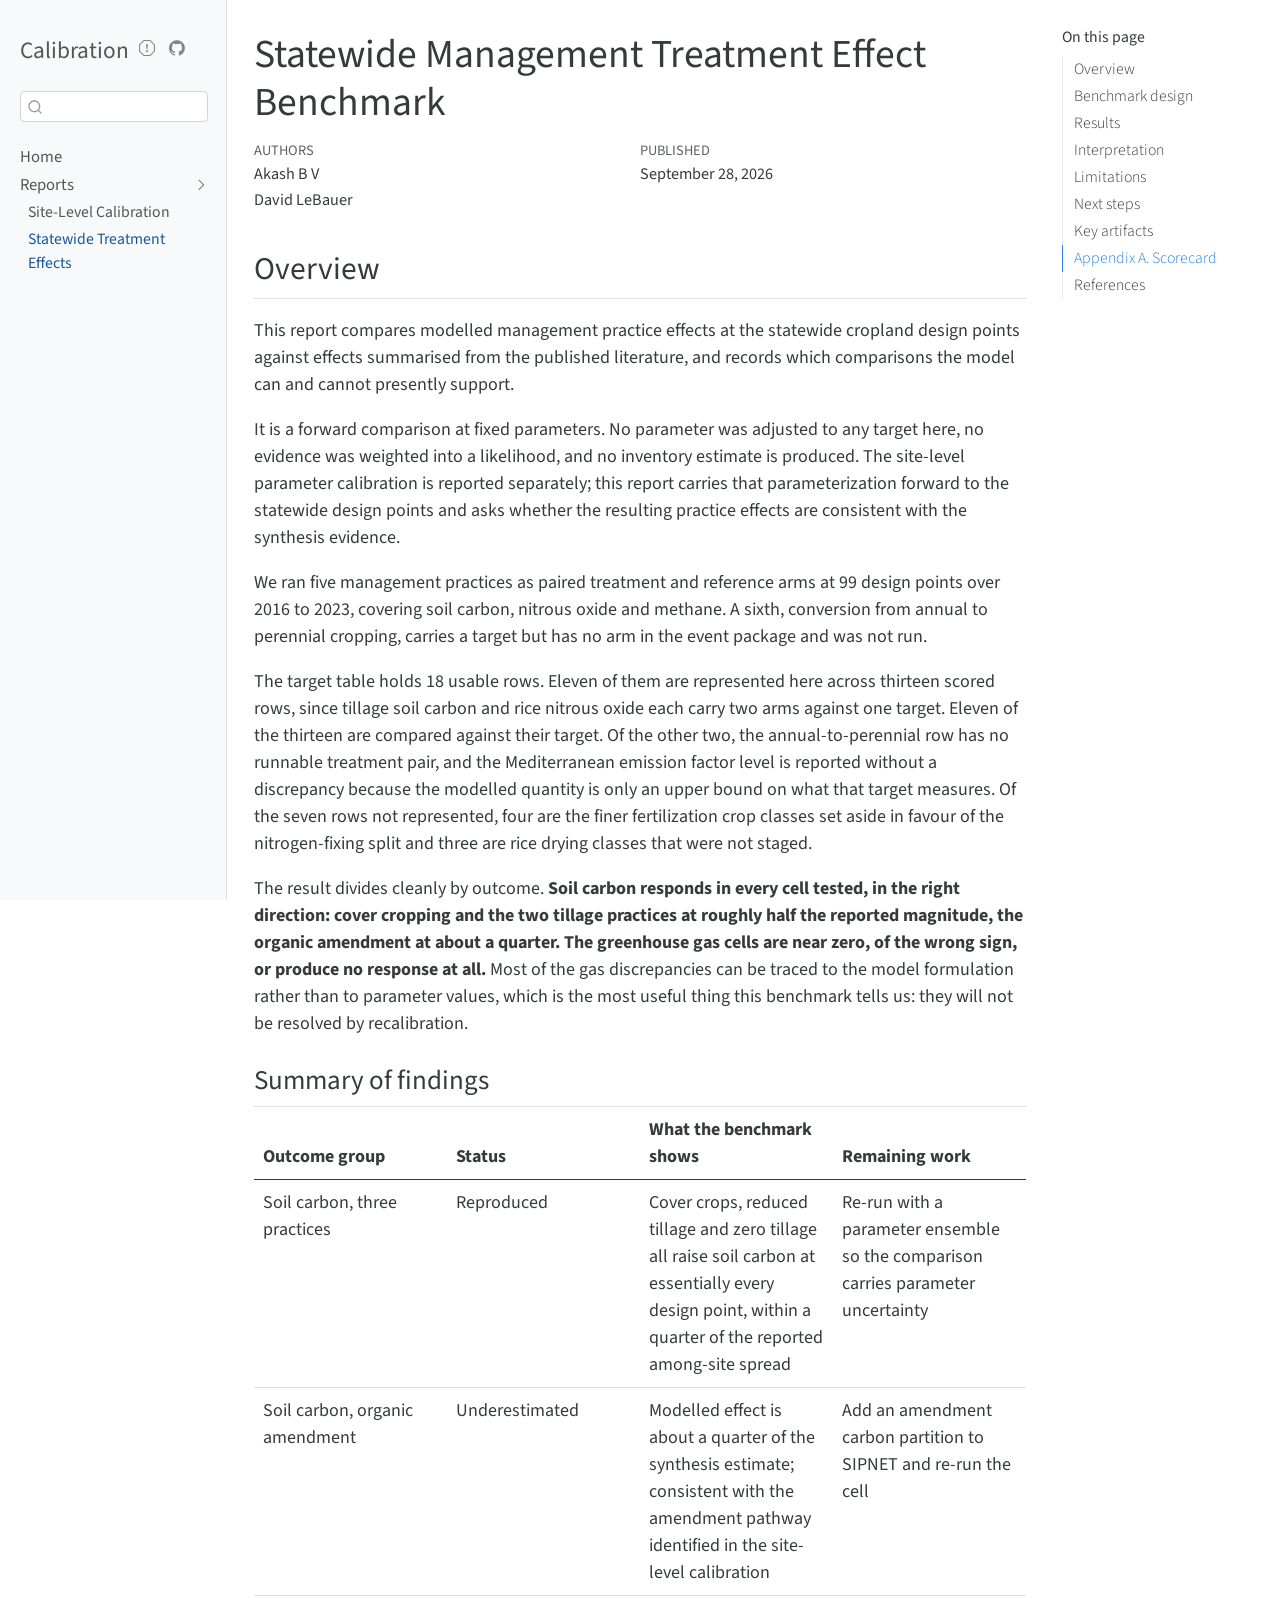
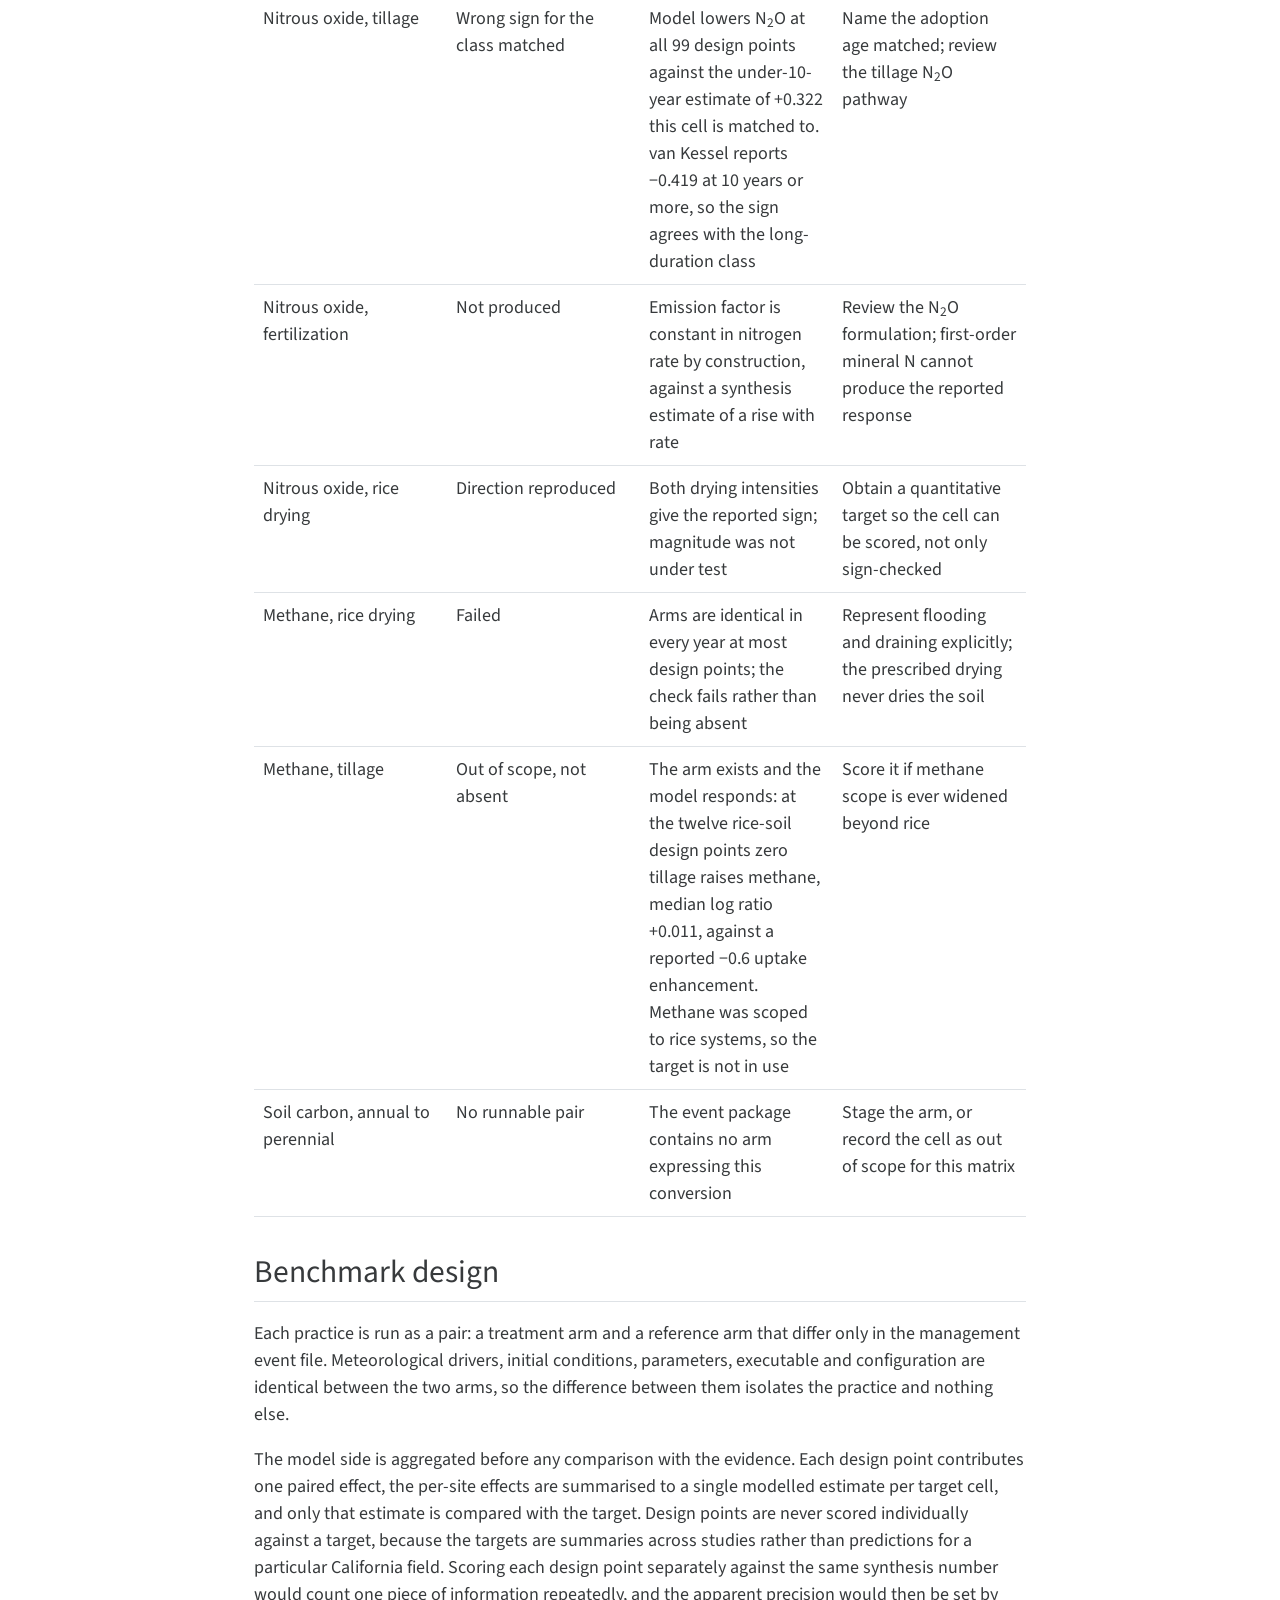
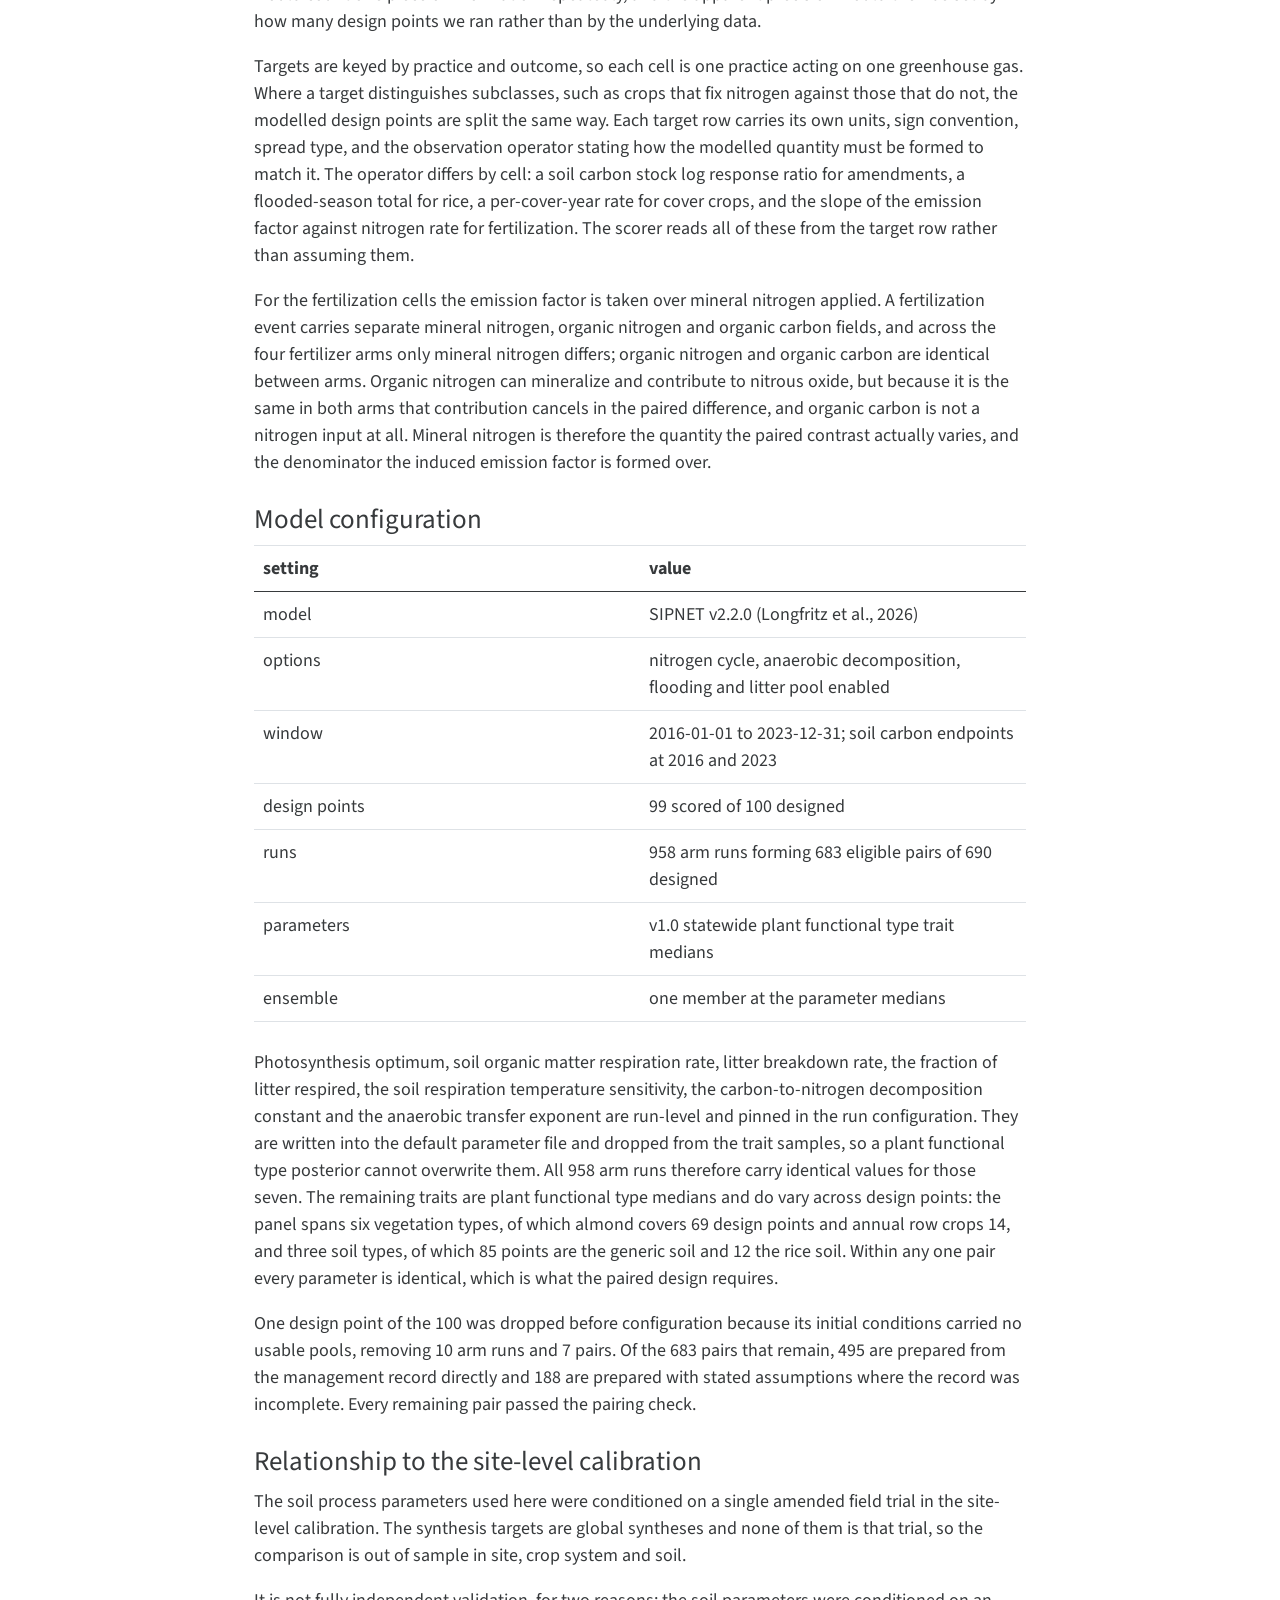
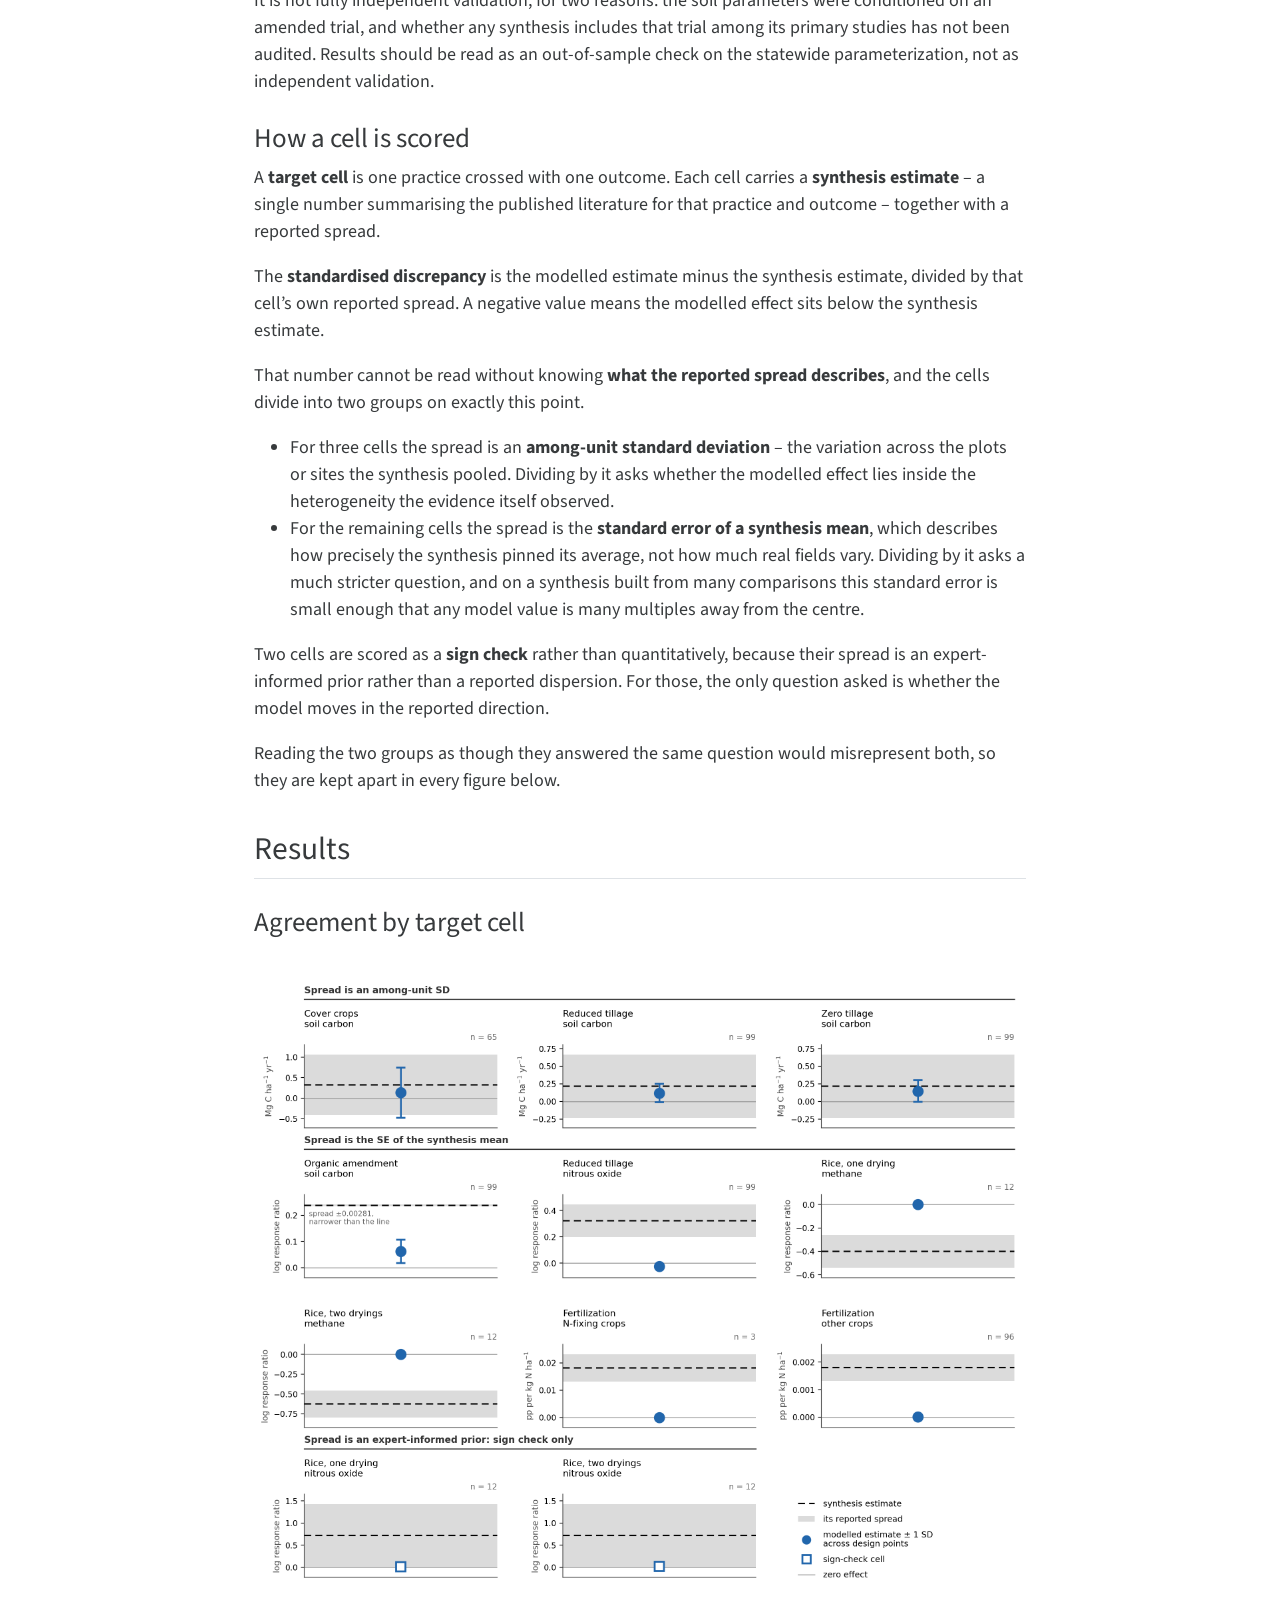
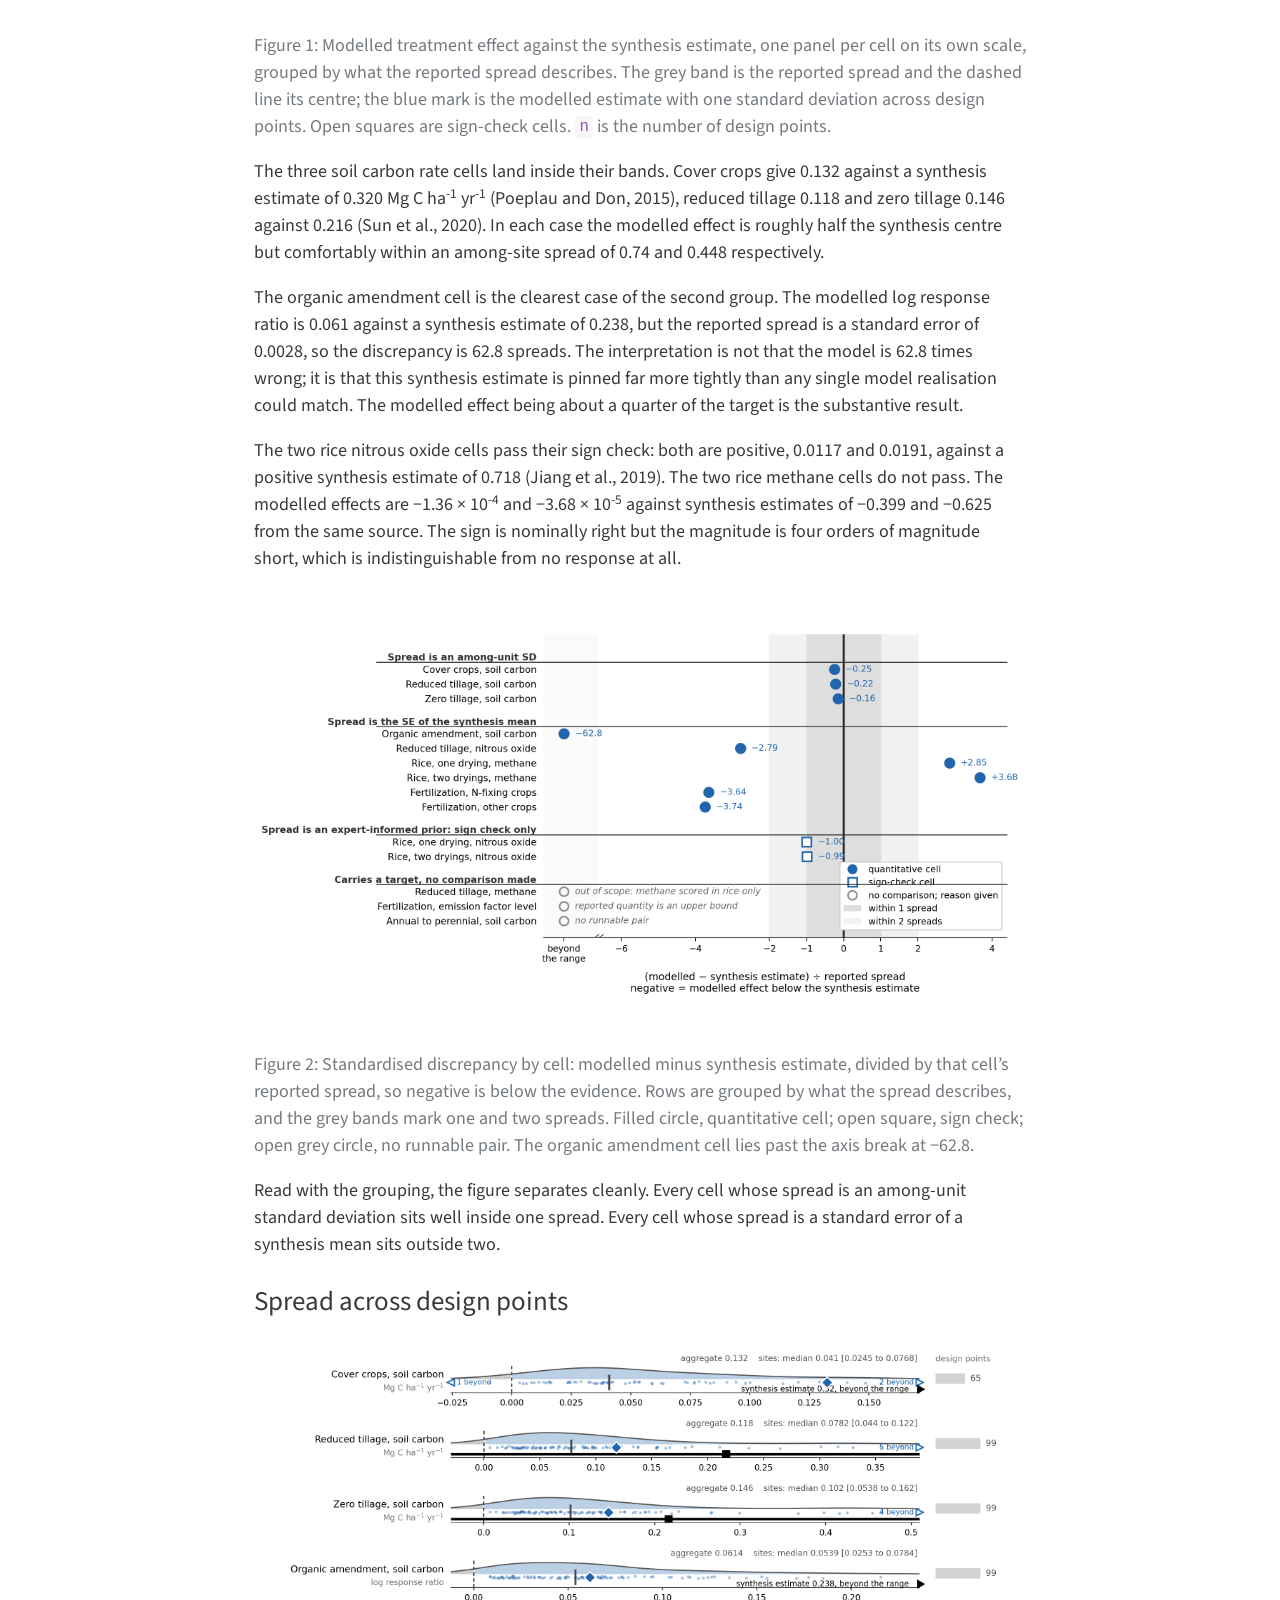
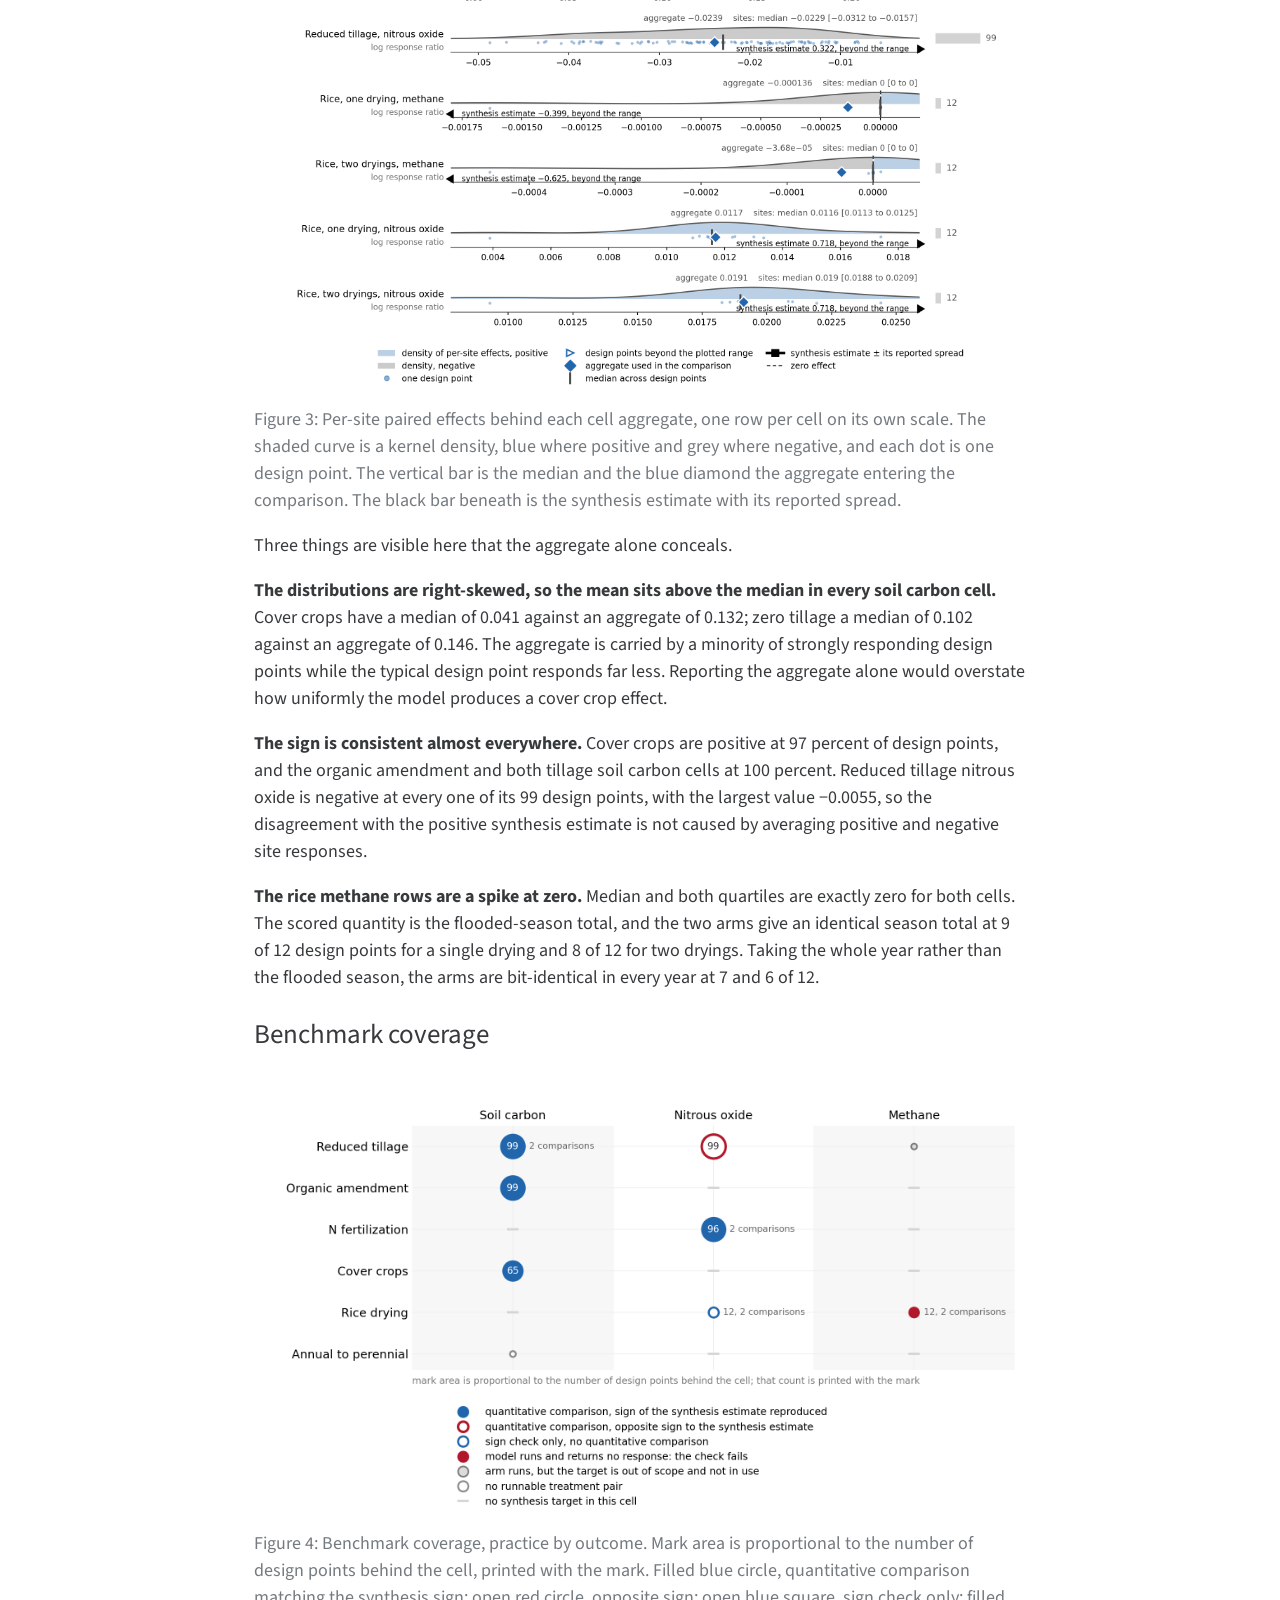
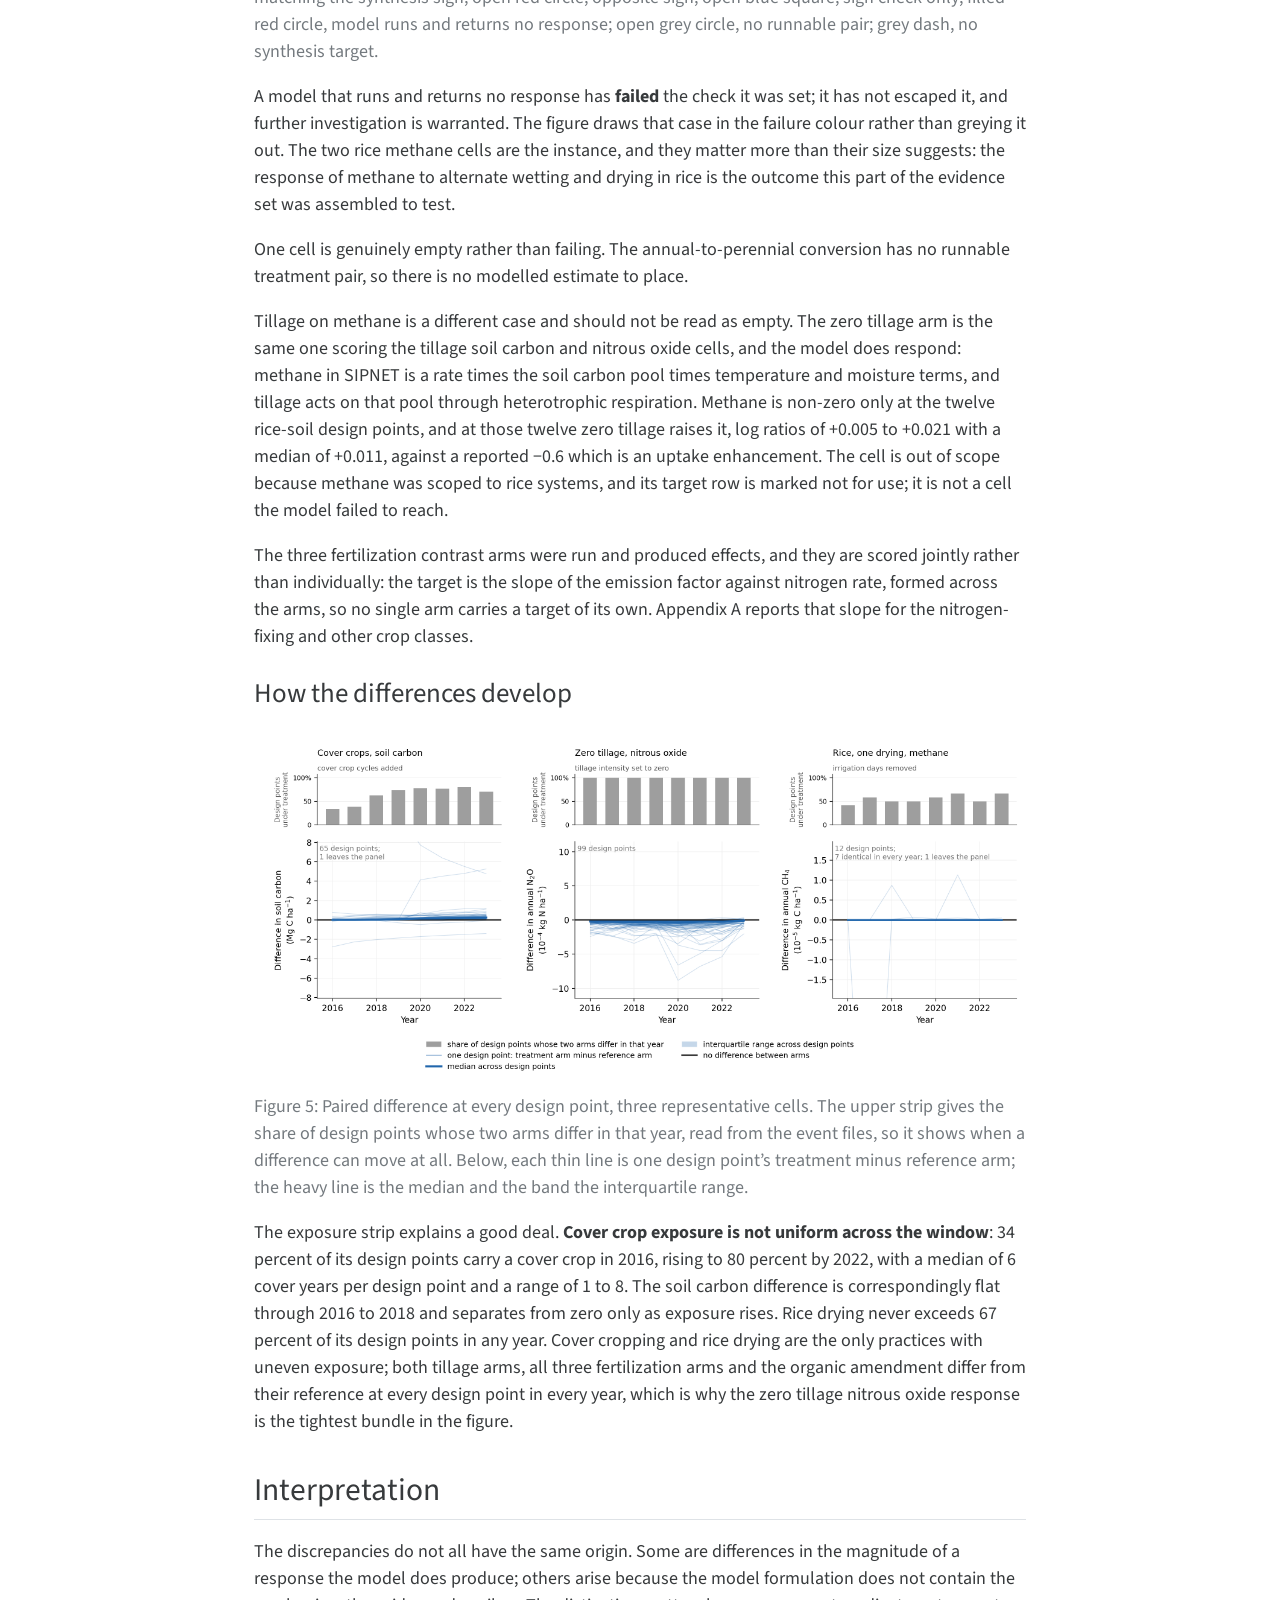
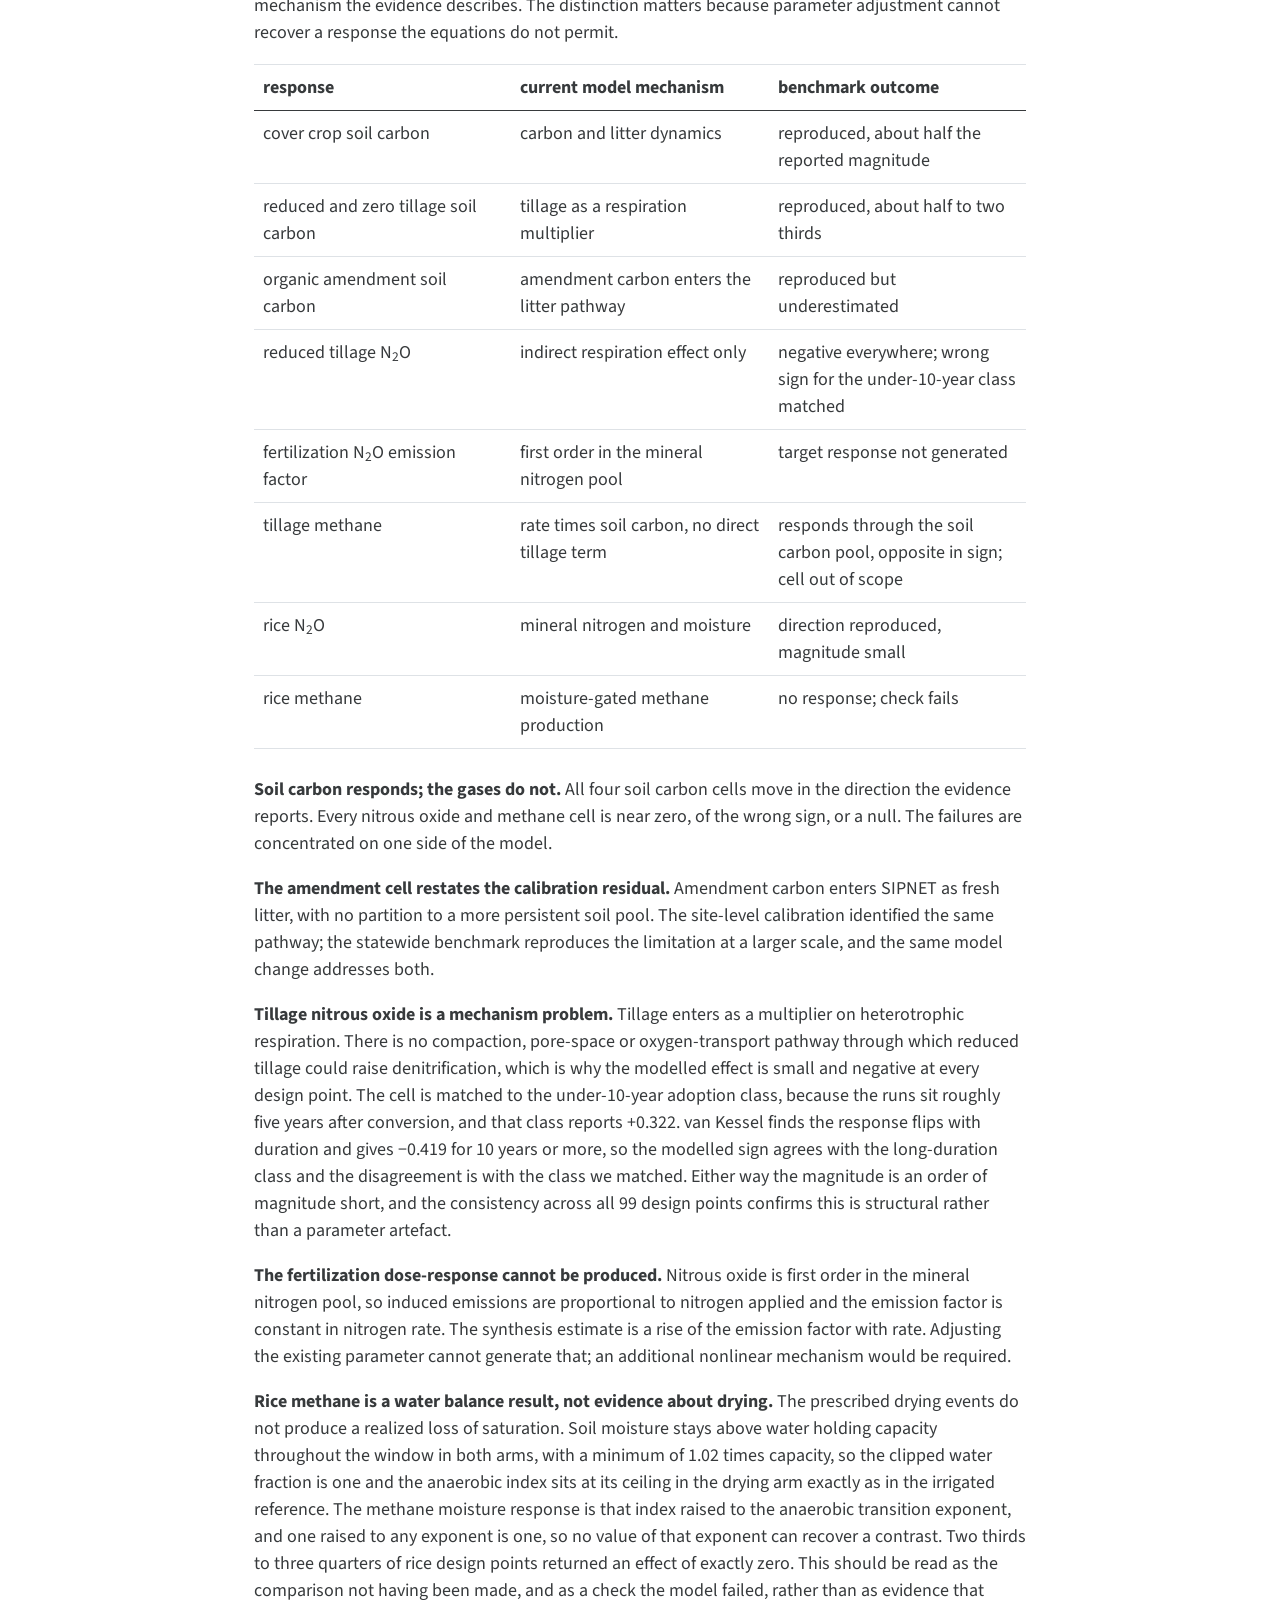
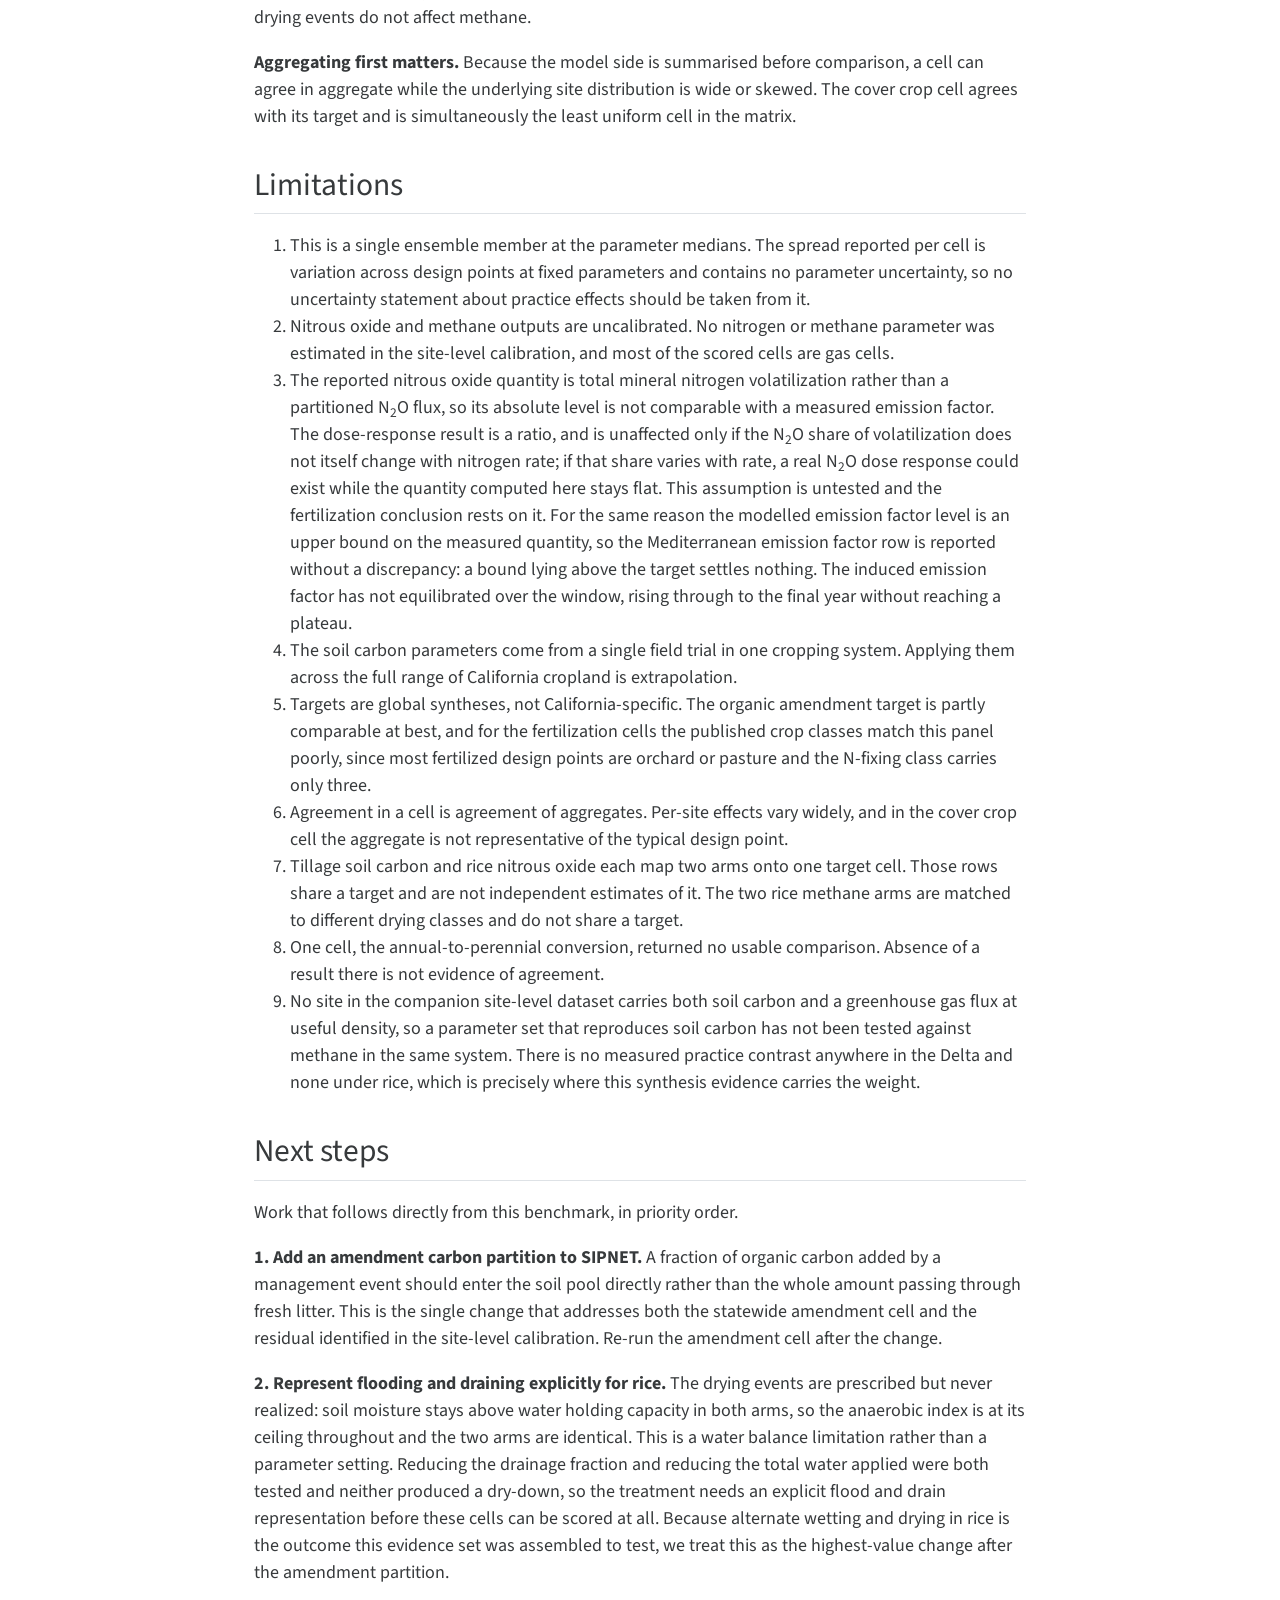
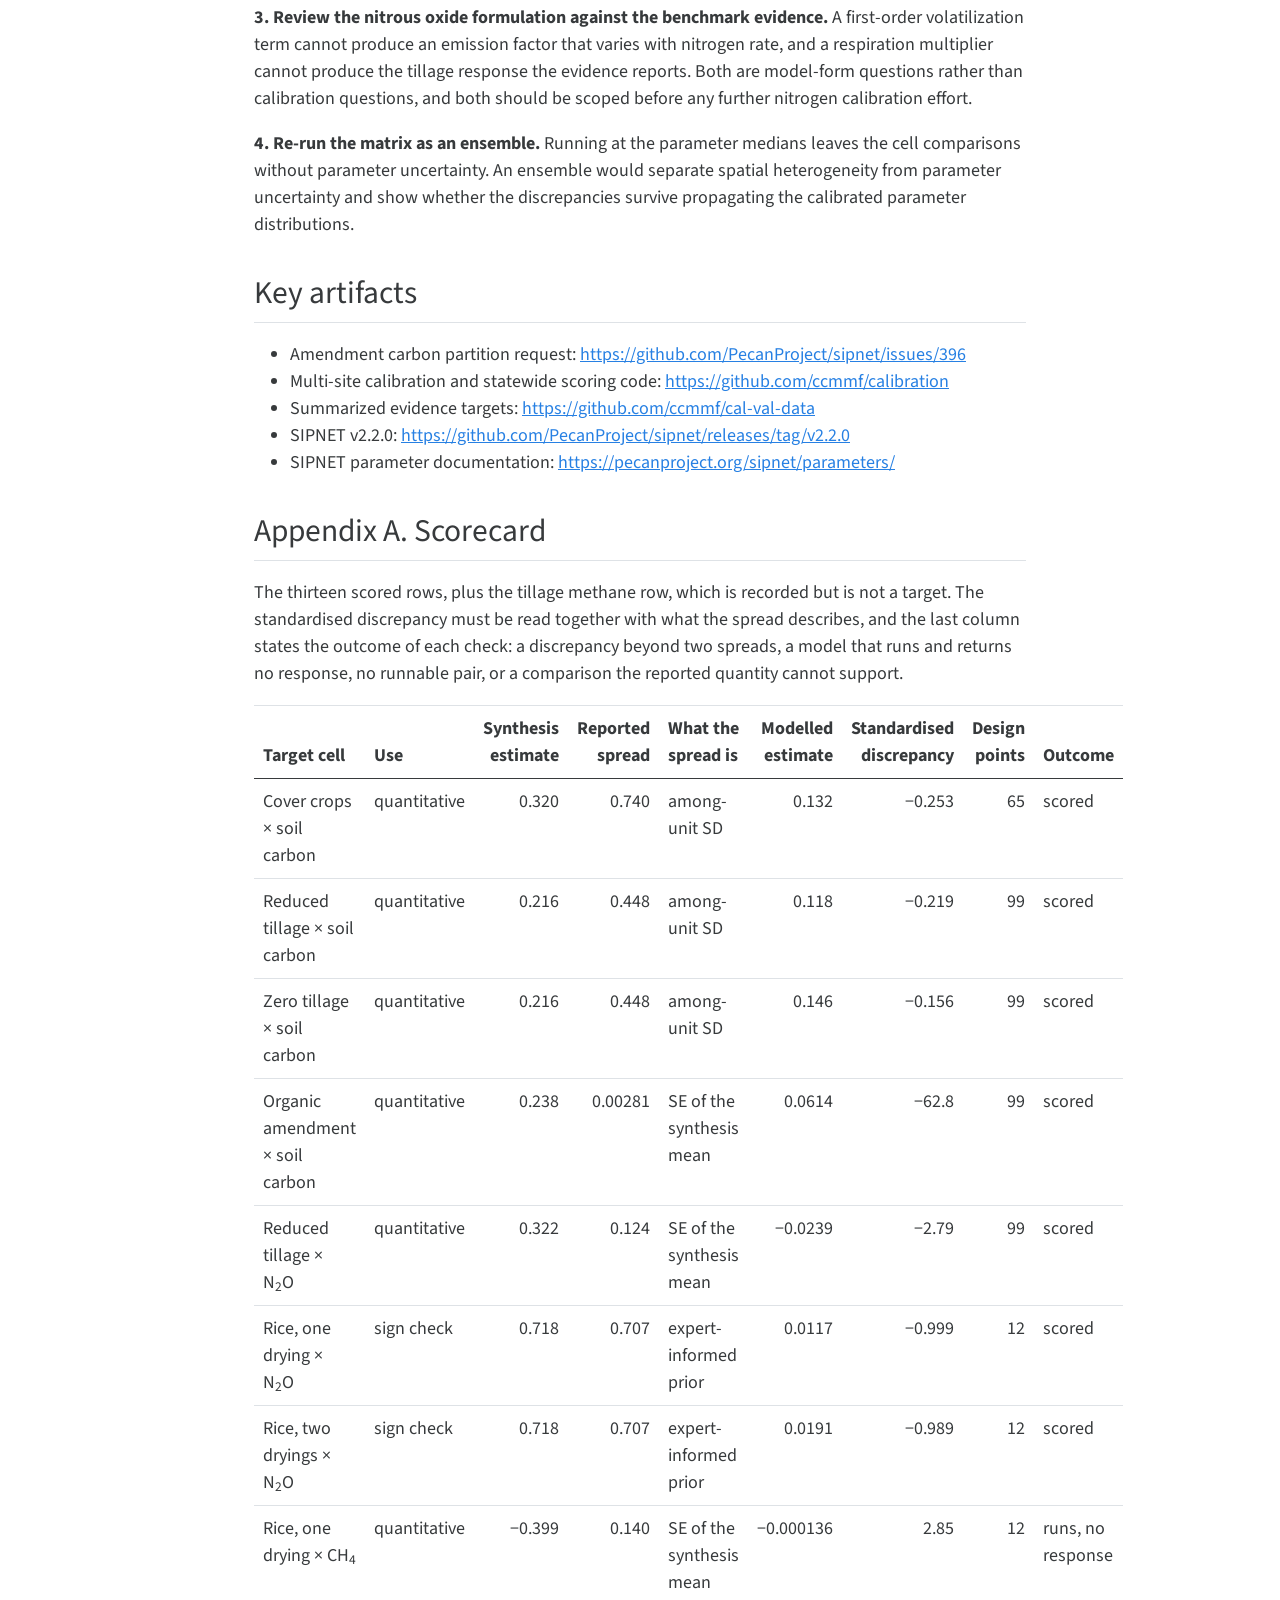
<file: reports/statewide_effects.html>
<!DOCTYPE html>
<html xmlns="http://www.w3.org/1999/xhtml" lang="en" xml:lang="en"><head>

<meta charset="utf-8">
<meta name="generator" content="quarto-1.2.313">

<meta name="viewport" content="width=device-width, initial-scale=1.0, user-scalable=yes">

<meta name="author" content="Akash B V">
<meta name="author" content="David LeBauer">
<meta name="dcterms.date" content="2026-09-28">

<title>Calibration - Statewide Management Treatment Effect Benchmark</title>
<style>
code{white-space: pre-wrap;}
span.smallcaps{font-variant: small-caps;}
div.columns{display: flex; gap: min(4vw, 1.5em);}
div.column{flex: auto; overflow-x: auto;}
div.hanging-indent{margin-left: 1.5em; text-indent: -1.5em;}
ul.task-list{list-style: none;}
ul.task-list li input[type="checkbox"] {
  width: 0.8em;
  margin: 0 0.8em 0.2em -1.6em;
  vertical-align: middle;
}
</style>


<script src="../site_libs/quarto-nav/quarto-nav.js"></script>
<script src="../site_libs/quarto-nav/headroom.min.js"></script>
<script src="../site_libs/clipboard/clipboard.min.js"></script>
<script src="../site_libs/quarto-search/autocomplete.umd.js"></script>
<script src="../site_libs/quarto-search/fuse.min.js"></script>
<script src="../site_libs/quarto-search/quarto-search.js"></script>
<meta name="quarto:offset" content="../">
<link href="../reports/site_calibration.html" rel="prev">
<script src="../site_libs/quarto-html/quarto.js"></script>
<script src="../site_libs/quarto-html/popper.min.js"></script>
<script src="../site_libs/quarto-html/tippy.umd.min.js"></script>
<script src="../site_libs/quarto-html/anchor.min.js"></script>
<link href="../site_libs/quarto-html/tippy.css" rel="stylesheet">
<link href="../site_libs/quarto-html/quarto-syntax-highlighting.css" rel="stylesheet" id="quarto-text-highlighting-styles">
<script src="../site_libs/bootstrap/bootstrap.min.js"></script>
<link href="../site_libs/bootstrap/bootstrap-icons.css" rel="stylesheet">
<link href="../site_libs/bootstrap/bootstrap.min.css" rel="stylesheet" id="quarto-bootstrap" data-mode="light">
<script id="quarto-search-options" type="application/json">{
  "location": "sidebar",
  "copy-button": false,
  "collapse-after": 3,
  "panel-placement": "start",
  "type": "textbox",
  "limit": 20,
  "language": {
    "search-no-results-text": "No results",
    "search-matching-documents-text": "matching documents",
    "search-copy-link-title": "Copy link to search",
    "search-hide-matches-text": "Hide additional matches",
    "search-more-match-text": "more match in this document",
    "search-more-matches-text": "more matches in this document",
    "search-clear-button-title": "Clear",
    "search-detached-cancel-button-title": "Cancel",
    "search-submit-button-title": "Submit"
  }
}</script>


</head>

<body class="nav-sidebar docked">

<div id="quarto-search-results"></div>
  <header id="quarto-header" class="headroom fixed-top">
  <nav class="quarto-secondary-nav" data-bs-toggle="collapse" data-bs-target="#quarto-sidebar" aria-controls="quarto-sidebar" aria-expanded="false" aria-label="Toggle sidebar navigation" onclick="if (window.quartoToggleHeadroom) { window.quartoToggleHeadroom(); }">
    <div class="container-fluid d-flex justify-content-between">
      <h1 class="quarto-secondary-nav-title">Statewide Management Treatment Effect Benchmark</h1>
      <button type="button" class="quarto-btn-toggle btn" aria-label="Show secondary navigation">
        <i class="bi bi-chevron-right"></i>
      </button>
    </div>
  </nav>
</header>
<!-- content -->
<div id="quarto-content" class="quarto-container page-columns page-rows-contents page-layout-article">
<!-- sidebar -->
  <nav id="quarto-sidebar" class="sidebar collapse sidebar-navigation docked overflow-auto">
    <div class="pt-lg-2 mt-2 text-left sidebar-header">
    <div class="sidebar-title mb-0 py-0">
      <a href="../">Calibration</a> 
        <div class="sidebar-tools-main">
    <a href="" title="Status: Draft" class="sidebar-tool px-1"><i class="bi bi-exclamation-octagon"></i></a>
    <a href="https://github.com/ccmmf/calibration" title="" class="sidebar-tool px-1"><i class="bi bi-github"></i></a>
</div>
    </div>
      </div>
      <div class="mt-2 flex-shrink-0 align-items-center">
        <div class="sidebar-search">
        <div id="quarto-search" class="" title="Search"></div>
        </div>
      </div>
    <div class="sidebar-menu-container"> 
    <ul class="list-unstyled mt-1">
        <li class="sidebar-item">
  <div class="sidebar-item-container"> 
  <a href="../index.html" class="sidebar-item-text sidebar-link">Home</a>
  </div>
</li>
        <li class="sidebar-item sidebar-item-section">
      <div class="sidebar-item-container"> 
            <a class="sidebar-item-text sidebar-link text-start" data-bs-toggle="collapse" data-bs-target="#quarto-sidebar-section-1" aria-expanded="true">Reports</a>
          <a class="sidebar-item-toggle text-start" data-bs-toggle="collapse" data-bs-target="#quarto-sidebar-section-1" aria-expanded="true">
            <i class="bi bi-chevron-right ms-2"></i>
          </a> 
      </div>
      <ul id="quarto-sidebar-section-1" class="collapse list-unstyled sidebar-section depth1 show">  
          <li class="sidebar-item">
  <div class="sidebar-item-container"> 
  <a href="../reports/site_calibration.html" class="sidebar-item-text sidebar-link">Site-Level Calibration</a>
  </div>
</li>
          <li class="sidebar-item">
  <div class="sidebar-item-container"> 
  <a href="../reports/statewide_effects.html" class="sidebar-item-text sidebar-link active">Statewide Treatment Effects</a>
  </div>
</li>
      </ul>
  </li>
    </ul>
    </div>
</nav>
<!-- margin-sidebar -->
    <div id="quarto-margin-sidebar" class="sidebar margin-sidebar">
        <nav id="TOC" role="doc-toc" class="toc-active">
    <h2 id="toc-title">On this page</h2>
   
  <ul>
  <li><a href="#overview" id="toc-overview" class="nav-link active" data-scroll-target="#overview">Overview</a>
  <ul class="collapse">
  <li><a href="#summary-of-findings" id="toc-summary-of-findings" class="nav-link" data-scroll-target="#summary-of-findings">Summary of findings</a></li>
  </ul></li>
  <li><a href="#benchmark-design" id="toc-benchmark-design" class="nav-link" data-scroll-target="#benchmark-design">Benchmark design</a>
  <ul class="collapse">
  <li><a href="#model-configuration" id="toc-model-configuration" class="nav-link" data-scroll-target="#model-configuration">Model configuration</a></li>
  <li><a href="#relationship-to-the-site-level-calibration" id="toc-relationship-to-the-site-level-calibration" class="nav-link" data-scroll-target="#relationship-to-the-site-level-calibration">Relationship to the site-level calibration</a></li>
  <li><a href="#how-a-cell-is-scored" id="toc-how-a-cell-is-scored" class="nav-link" data-scroll-target="#how-a-cell-is-scored">How a cell is scored</a></li>
  </ul></li>
  <li><a href="#results" id="toc-results" class="nav-link" data-scroll-target="#results">Results</a>
  <ul class="collapse">
  <li><a href="#agreement-by-target-cell" id="toc-agreement-by-target-cell" class="nav-link" data-scroll-target="#agreement-by-target-cell">Agreement by target cell</a></li>
  <li><a href="#spread-across-design-points" id="toc-spread-across-design-points" class="nav-link" data-scroll-target="#spread-across-design-points">Spread across design points</a></li>
  <li><a href="#benchmark-coverage" id="toc-benchmark-coverage" class="nav-link" data-scroll-target="#benchmark-coverage">Benchmark coverage</a></li>
  <li><a href="#how-the-differences-develop" id="toc-how-the-differences-develop" class="nav-link" data-scroll-target="#how-the-differences-develop">How the differences develop</a></li>
  </ul></li>
  <li><a href="#interpretation" id="toc-interpretation" class="nav-link" data-scroll-target="#interpretation">Interpretation</a></li>
  <li><a href="#limitations" id="toc-limitations" class="nav-link" data-scroll-target="#limitations">Limitations</a></li>
  <li><a href="#next-steps" id="toc-next-steps" class="nav-link" data-scroll-target="#next-steps">Next steps</a></li>
  <li><a href="#key-artifacts" id="toc-key-artifacts" class="nav-link" data-scroll-target="#key-artifacts">Key artifacts</a></li>
  <li><a href="#appendix-a.-scorecard" id="toc-appendix-a.-scorecard" class="nav-link" data-scroll-target="#appendix-a.-scorecard">Appendix A. Scorecard</a></li>
  <li><a href="#references" id="toc-references" class="nav-link" data-scroll-target="#references">References</a></li>
  </ul>
</nav>
    </div>
<!-- main -->
<main class="content" id="quarto-document-content">

<header id="title-block-header" class="quarto-title-block default">
<div class="quarto-title">
<h1 class="title d-none d-lg-block">Statewide Management Treatment Effect Benchmark</h1>
</div>



<div class="quarto-title-meta">

    <div>
    <div class="quarto-title-meta-heading">Authors</div>
    <div class="quarto-title-meta-contents">
             <p>Akash B V </p>
             <p>David LeBauer </p>
          </div>
  </div>
    
    <div>
    <div class="quarto-title-meta-heading">Published</div>
    <div class="quarto-title-meta-contents">
      <p class="date">September 28, 2026</p>
    </div>
  </div>
  
    
  </div>
  

</header>

<section id="overview" class="level2">
<h2 class="anchored" data-anchor-id="overview">Overview</h2>
<p>This report compares modelled management practice effects at the statewide cropland design points against effects summarised from the published literature, and records which comparisons the model can and cannot presently support.</p>
<p>It is a forward comparison at fixed parameters. No parameter was adjusted to any target here, no evidence was weighted into a likelihood, and no inventory estimate is produced. The site-level parameter calibration is reported separately; this report carries that parameterization forward to the statewide design points and asks whether the resulting practice effects are consistent with the synthesis evidence.</p>
<p>We ran five management practices as paired treatment and reference arms at 99 design points over 2016 to 2023, covering soil carbon, nitrous oxide and methane. A sixth, conversion from annual to perennial cropping, carries a target but has no arm in the event package and was not run.</p>
<p>The target table holds 18 usable rows. Eleven of them are represented here across thirteen scored rows, since tillage soil carbon and rice nitrous oxide each carry two arms against one target. Eleven of the thirteen are compared against their target. Of the other two, the annual-to-perennial row has no runnable treatment pair, and the Mediterranean emission factor level is reported without a discrepancy because the modelled quantity is only an upper bound on what that target measures. Of the seven rows not represented, four are the finer fertilization crop classes set aside in favour of the nitrogen-fixing split and three are rice drying classes that were not staged.</p>
<p>The result divides cleanly by outcome. <strong>Soil carbon responds in every cell tested, in the right direction: cover cropping and the two tillage practices at roughly half the reported magnitude, the organic amendment at about a quarter. The greenhouse gas cells are near zero, of the wrong sign, or produce no response at all.</strong> Most of the gas discrepancies can be traced to the model formulation rather than to parameter values, which is the most useful thing this benchmark tells us: they will not be resolved by recalibration.</p>
<section id="summary-of-findings" class="level3">
<h3 class="anchored" data-anchor-id="summary-of-findings">Summary of findings</h3>
<table class="table">
<colgroup>
<col style="width: 25%">
<col style="width: 25%">
<col style="width: 25%">
<col style="width: 25%">
</colgroup>
<thead>
<tr class="header">
<th>Outcome group</th>
<th>Status</th>
<th>What the benchmark shows</th>
<th>Remaining work</th>
</tr>
</thead>
<tbody>
<tr class="odd">
<td>Soil carbon, three practices</td>
<td>Reproduced</td>
<td>Cover crops, reduced tillage and zero tillage all raise soil carbon at essentially every design point, within a quarter of the reported among-site spread</td>
<td>Re-run with a parameter ensemble so the comparison carries parameter uncertainty</td>
</tr>
<tr class="even">
<td>Soil carbon, organic amendment</td>
<td>Underestimated</td>
<td>Modelled effect is about a quarter of the synthesis estimate; consistent with the amendment pathway identified in the site-level calibration</td>
<td>Add an amendment carbon partition to SIPNET and re-run the cell</td>
</tr>
<tr class="odd">
<td>Nitrous oxide, tillage</td>
<td>Wrong sign for the class matched</td>
<td>Model lowers N<sub>2</sub>O at all 99 design points against the under-10-year estimate of +0.322 this cell is matched to. van Kessel reports −0.419 at 10 years or more, so the sign agrees with the long-duration class</td>
<td>Name the adoption age matched; review the tillage N<sub>2</sub>O pathway</td>
</tr>
<tr class="even">
<td>Nitrous oxide, fertilization</td>
<td>Not produced</td>
<td>Emission factor is constant in nitrogen rate by construction, against a synthesis estimate of a rise with rate</td>
<td>Review the N<sub>2</sub>O formulation; first-order mineral N cannot produce the reported response</td>
</tr>
<tr class="odd">
<td>Nitrous oxide, rice drying</td>
<td>Direction reproduced</td>
<td>Both drying intensities give the reported sign; magnitude was not under test</td>
<td>Obtain a quantitative target so the cell can be scored, not only sign-checked</td>
</tr>
<tr class="even">
<td>Methane, rice drying</td>
<td>Failed</td>
<td>Arms are identical in every year at most design points; the check fails rather than being absent</td>
<td>Represent flooding and draining explicitly; the prescribed drying never dries the soil</td>
</tr>
<tr class="odd">
<td>Methane, tillage</td>
<td>Out of scope, not absent</td>
<td>The arm exists and the model responds: at the twelve rice-soil design points zero tillage raises methane, median log ratio +0.011, against a reported −0.6 uptake enhancement. Methane was scoped to rice systems, so the target is not in use</td>
<td>Score it if methane scope is ever widened beyond rice</td>
</tr>
<tr class="even">
<td>Soil carbon, annual to perennial</td>
<td>No runnable pair</td>
<td>The event package contains no arm expressing this conversion</td>
<td>Stage the arm, or record the cell as out of scope for this matrix</td>
</tr>
</tbody>
</table>
</section>
</section>
<section id="benchmark-design" class="level2">
<h2 class="anchored" data-anchor-id="benchmark-design">Benchmark design</h2>
<p>Each practice is run as a pair: a treatment arm and a reference arm that differ only in the management event file. Meteorological drivers, initial conditions, parameters, executable and configuration are identical between the two arms, so the difference between them isolates the practice and nothing else.</p>
<p>The model side is aggregated before any comparison with the evidence. Each design point contributes one paired effect, the per-site effects are summarised to a single modelled estimate per target cell, and only that estimate is compared with the target. Design points are never scored individually against a target, because the targets are summaries across studies rather than predictions for a particular California field. Scoring each design point separately against the same synthesis number would count one piece of information repeatedly, and the apparent precision would then be set by how many design points we ran rather than by the underlying data.</p>
<p>Targets are keyed by practice and outcome, so each cell is one practice acting on one greenhouse gas. Where a target distinguishes subclasses, such as crops that fix nitrogen against those that do not, the modelled design points are split the same way. Each target row carries its own units, sign convention, spread type, and the observation operator stating how the modelled quantity must be formed to match it. The operator differs by cell: a soil carbon stock log response ratio for amendments, a flooded-season total for rice, a per-cover-year rate for cover crops, and the slope of the emission factor against nitrogen rate for fertilization. The scorer reads all of these from the target row rather than assuming them.</p>
<p>For the fertilization cells the emission factor is taken over mineral nitrogen applied. A fertilization event carries separate mineral nitrogen, organic nitrogen and organic carbon fields, and across the four fertilizer arms only mineral nitrogen differs; organic nitrogen and organic carbon are identical between arms. Organic nitrogen can mineralize and contribute to nitrous oxide, but because it is the same in both arms that contribution cancels in the paired difference, and organic carbon is not a nitrogen input at all. Mineral nitrogen is therefore the quantity the paired contrast actually varies, and the denominator the induced emission factor is formed over.</p>
<section id="model-configuration" class="level3">
<h3 class="anchored" data-anchor-id="model-configuration">Model configuration</h3>
<table class="table">
<colgroup>
<col style="width: 50%">
<col style="width: 50%">
</colgroup>
<thead>
<tr class="header">
<th>setting</th>
<th>value</th>
</tr>
</thead>
<tbody>
<tr class="odd">
<td>model</td>
<td>SIPNET v2.2.0 (Longfritz et al., 2026)</td>
</tr>
<tr class="even">
<td>options</td>
<td>nitrogen cycle, anaerobic decomposition, flooding and litter pool enabled</td>
</tr>
<tr class="odd">
<td>window</td>
<td>2016-01-01 to 2023-12-31; soil carbon endpoints at 2016 and 2023</td>
</tr>
<tr class="even">
<td>design points</td>
<td>99 scored of 100 designed</td>
</tr>
<tr class="odd">
<td>runs</td>
<td>958 arm runs forming 683 eligible pairs of 690 designed</td>
</tr>
<tr class="even">
<td>parameters</td>
<td>v1.0 statewide plant functional type trait medians</td>
</tr>
<tr class="odd">
<td>ensemble</td>
<td>one member at the parameter medians</td>
</tr>
</tbody>
</table>
<p>Photosynthesis optimum, soil organic matter respiration rate, litter breakdown rate, the fraction of litter respired, the soil respiration temperature sensitivity, the carbon-to-nitrogen decomposition constant and the anaerobic transfer exponent are run-level and pinned in the run configuration. They are written into the default parameter file and dropped from the trait samples, so a plant functional type posterior cannot overwrite them. All 958 arm runs therefore carry identical values for those seven. The remaining traits are plant functional type medians and do vary across design points: the panel spans six vegetation types, of which almond covers 69 design points and annual row crops 14, and three soil types, of which 85 points are the generic soil and 12 the rice soil. Within any one pair every parameter is identical, which is what the paired design requires.</p>
<p>One design point of the 100 was dropped before configuration because its initial conditions carried no usable pools, removing 10 arm runs and 7 pairs. Of the 683 pairs that remain, 495 are prepared from the management record directly and 188 are prepared with stated assumptions where the record was incomplete. Every remaining pair passed the pairing check.</p>
</section>
<section id="relationship-to-the-site-level-calibration" class="level3">
<h3 class="anchored" data-anchor-id="relationship-to-the-site-level-calibration">Relationship to the site-level calibration</h3>
<p>The soil process parameters used here were conditioned on a single amended field trial in the site-level calibration. The synthesis targets are global syntheses and none of them is that trial, so the comparison is out of sample in site, crop system and soil.</p>
<p>It is not fully independent validation, for two reasons: the soil parameters were conditioned on an amended trial, and whether any synthesis includes that trial among its primary studies has not been audited. Results should be read as an out-of-sample check on the statewide parameterization, not as independent validation.</p>
</section>
<section id="how-a-cell-is-scored" class="level3">
<h3 class="anchored" data-anchor-id="how-a-cell-is-scored">How a cell is scored</h3>
<p>A <strong>target cell</strong> is one practice crossed with one outcome. Each cell carries a <strong>synthesis estimate</strong> – a single number summarising the published literature for that practice and outcome – together with a reported spread.</p>
<p>The <strong>standardised discrepancy</strong> is the modelled estimate minus the synthesis estimate, divided by that cell’s own reported spread. A negative value means the modelled effect sits below the synthesis estimate.</p>
<p>That number cannot be read without knowing <strong>what the reported spread describes</strong>, and the cells divide into two groups on exactly this point.</p>
<ul>
<li>For three cells the spread is an <strong>among-unit standard deviation</strong> – the variation across the plots or sites the synthesis pooled. Dividing by it asks whether the modelled effect lies inside the heterogeneity the evidence itself observed.</li>
<li>For the remaining cells the spread is the <strong>standard error of a synthesis mean</strong>, which describes how precisely the synthesis pinned its average, not how much real fields vary. Dividing by it asks a much stricter question, and on a synthesis built from many comparisons this standard error is small enough that any model value is many multiples away from the centre.</li>
</ul>
<p>Two cells are scored as a <strong>sign check</strong> rather than quantitatively, because their spread is an expert-informed prior rather than a reported dispersion. For those, the only question asked is whether the model moves in the reported direction.</p>
<p>Reading the two groups as though they answered the same question would misrepresent both, so they are kept apart in every figure below.</p>
</section>
</section>
<section id="results" class="level2">
<h2 class="anchored" data-anchor-id="results">Results</h2>
<section id="agreement-by-target-cell" class="level3">
<h3 class="anchored" data-anchor-id="agreement-by-target-cell">Agreement by target cell</h3>
<div id="fig-scorecard" class="quarto-figure quarto-figure-center anchored">
<figure class="figure">
<p><img src="figures/fig1_scorecard.png" class="img-fluid figure-img" style="width:100.0%"></p>
<p></p><figcaption class="figure-caption">Figure&nbsp;1: Modelled treatment effect against the synthesis estimate, one panel per cell on its own scale, grouped by what the reported spread describes. The grey band is the reported spread and the dashed line its centre; the blue mark is the modelled estimate with one standard deviation across design points. Open squares are sign-check cells. <code>n</code> is the number of design points.</figcaption><p></p>
</figure>
</div>
<p>The three soil carbon rate cells land inside their bands. Cover crops give 0.132 against a synthesis estimate of 0.320 Mg C ha<sup>-1</sup> yr<sup>-1</sup> (Poeplau and Don, 2015), reduced tillage 0.118 and zero tillage 0.146 against 0.216 (Sun et al., 2020). In each case the modelled effect is roughly half the synthesis centre but comfortably within an among-site spread of 0.74 and 0.448 respectively.</p>
<p>The organic amendment cell is the clearest case of the second group. The modelled log response ratio is 0.061 against a synthesis estimate of 0.238, but the reported spread is a standard error of 0.0028, so the discrepancy is 62.8 spreads. The interpretation is not that the model is 62.8 times wrong; it is that this synthesis estimate is pinned far more tightly than any single model realisation could match. The modelled effect being about a quarter of the target is the substantive result.</p>
<p>The two rice nitrous oxide cells pass their sign check: both are positive, 0.0117 and 0.0191, against a positive synthesis estimate of 0.718 (Jiang et al., 2019). The two rice methane cells do not pass. The modelled effects are −1.36 × 10<sup>-4</sup> and −3.68 × 10<sup>-5</sup> against synthesis estimates of −0.399 and −0.625 from the same source. The sign is nominally right but the magnitude is four orders of magnitude short, which is indistinguishable from no response at all.</p>
<div id="fig-discrepancy" class="quarto-figure quarto-figure-center anchored">
<figure class="figure">
<p><img src="figures/fig2_discrepancy.png" class="img-fluid figure-img" style="width:100.0%"></p>
<p></p><figcaption class="figure-caption">Figure&nbsp;2: Standardised discrepancy by cell: modelled minus synthesis estimate, divided by that cell’s reported spread, so negative is below the evidence. Rows are grouped by what the spread describes, and the grey bands mark one and two spreads. Filled circle, quantitative cell; open square, sign check; open grey circle, no runnable pair. The organic amendment cell lies past the axis break at −62.8.</figcaption><p></p>
</figure>
</div>
<p>Read with the grouping, the figure separates cleanly. Every cell whose spread is an among-unit standard deviation sits well inside one spread. Every cell whose spread is a standard error of a synthesis mean sits outside two.</p>
</section>
<section id="spread-across-design-points" class="level3">
<h3 class="anchored" data-anchor-id="spread-across-design-points">Spread across design points</h3>
<div id="fig-distributions" class="quarto-figure quarto-figure-center anchored">
<figure class="figure">
<p><img src="figures/fig3_site_distributions.png" class="img-fluid figure-img" style="width:100.0%"></p>
<p></p><figcaption class="figure-caption">Figure&nbsp;3: Per-site paired effects behind each cell aggregate, one row per cell on its own scale. The shaded curve is a kernel density, blue where positive and grey where negative, and each dot is one design point. The vertical bar is the median and the blue diamond the aggregate entering the comparison. The black bar beneath is the synthesis estimate with its reported spread.</figcaption><p></p>
</figure>
</div>
<p>Three things are visible here that the aggregate alone conceals.</p>
<p><strong>The distributions are right-skewed, so the mean sits above the median in every soil carbon cell.</strong> Cover crops have a median of 0.041 against an aggregate of 0.132; zero tillage a median of 0.102 against an aggregate of 0.146. The aggregate is carried by a minority of strongly responding design points while the typical design point responds far less. Reporting the aggregate alone would overstate how uniformly the model produces a cover crop effect.</p>
<p><strong>The sign is consistent almost everywhere.</strong> Cover crops are positive at 97 percent of design points, and the organic amendment and both tillage soil carbon cells at 100 percent. Reduced tillage nitrous oxide is negative at every one of its 99 design points, with the largest value −0.0055, so the disagreement with the positive synthesis estimate is not caused by averaging positive and negative site responses.</p>
<p><strong>The rice methane rows are a spike at zero.</strong> Median and both quartiles are exactly zero for both cells. The scored quantity is the flooded-season total, and the two arms give an identical season total at 9 of 12 design points for a single drying and 8 of 12 for two dryings. Taking the whole year rather than the flooded season, the arms are bit-identical in every year at 7 and 6 of 12.</p>
</section>
<section id="benchmark-coverage" class="level3">
<h3 class="anchored" data-anchor-id="benchmark-coverage">Benchmark coverage</h3>
<div id="fig-coverage" class="quarto-figure quarto-figure-center anchored">
<figure class="figure">
<p><img src="figures/fig4_coverage.png" class="img-fluid figure-img" style="width:100.0%"></p>
<p></p><figcaption class="figure-caption">Figure&nbsp;4: Benchmark coverage, practice by outcome. Mark area is proportional to the number of design points behind the cell, printed with the mark. Filled blue circle, quantitative comparison matching the synthesis sign; open red circle, opposite sign; open blue square, sign check only; filled red circle, model runs and returns no response; open grey circle, no runnable pair; grey dash, no synthesis target.</figcaption><p></p>
</figure>
</div>
<p>A model that runs and returns no response has <strong>failed</strong> the check it was set; it has not escaped it, and further investigation is warranted. The figure draws that case in the failure colour rather than greying it out. The two rice methane cells are the instance, and they matter more than their size suggests: the response of methane to alternate wetting and drying in rice is the outcome this part of the evidence set was assembled to test.</p>
<p>One cell is genuinely empty rather than failing. The annual-to-perennial conversion has no runnable treatment pair, so there is no modelled estimate to place.</p>
<p>Tillage on methane is a different case and should not be read as empty. The zero tillage arm is the same one scoring the tillage soil carbon and nitrous oxide cells, and the model does respond: methane in SIPNET is a rate times the soil carbon pool times temperature and moisture terms, and tillage acts on that pool through heterotrophic respiration. Methane is non-zero only at the twelve rice-soil design points, and at those twelve zero tillage raises it, log ratios of +0.005 to +0.021 with a median of +0.011, against a reported −0.6 which is an uptake enhancement. The cell is out of scope because methane was scoped to rice systems, and its target row is marked not for use; it is not a cell the model failed to reach.</p>
<p>The three fertilization contrast arms were run and produced effects, and they are scored jointly rather than individually: the target is the slope of the emission factor against nitrogen rate, formed across the arms, so no single arm carries a target of its own. Appendix A reports that slope for the nitrogen-fixing and other crop classes.</p>
</section>
<section id="how-the-differences-develop" class="level3">
<h3 class="anchored" data-anchor-id="how-the-differences-develop">How the differences develop</h3>
<div id="fig-paired" class="quarto-figure quarto-figure-center anchored">
<figure class="figure">
<p><img src="figures/fig5_paired_responses.png" class="img-fluid figure-img" style="width:100.0%"></p>
<p></p><figcaption class="figure-caption">Figure&nbsp;5: Paired difference at every design point, three representative cells. The upper strip gives the share of design points whose two arms differ in that year, read from the event files, so it shows when a difference can move at all. Below, each thin line is one design point’s treatment minus reference arm; the heavy line is the median and the band the interquartile range.</figcaption><p></p>
</figure>
</div>
<p>The exposure strip explains a good deal. <strong>Cover crop exposure is not uniform across the window</strong>: 34 percent of its design points carry a cover crop in 2016, rising to 80 percent by 2022, with a median of 6 cover years per design point and a range of 1 to 8. The soil carbon difference is correspondingly flat through 2016 to 2018 and separates from zero only as exposure rises. Rice drying never exceeds 67 percent of its design points in any year. Cover cropping and rice drying are the only practices with uneven exposure; both tillage arms, all three fertilization arms and the organic amendment differ from their reference at every design point in every year, which is why the zero tillage nitrous oxide response is the tightest bundle in the figure.</p>
</section>
</section>
<section id="interpretation" class="level2">
<h2 class="anchored" data-anchor-id="interpretation">Interpretation</h2>
<p>The discrepancies do not all have the same origin. Some are differences in the magnitude of a response the model does produce; others arise because the model formulation does not contain the mechanism the evidence describes. The distinction matters because parameter adjustment cannot recover a response the equations do not permit.</p>
<table class="table">
<colgroup>
<col style="width: 33%">
<col style="width: 33%">
<col style="width: 33%">
</colgroup>
<thead>
<tr class="header">
<th>response</th>
<th>current model mechanism</th>
<th>benchmark outcome</th>
</tr>
</thead>
<tbody>
<tr class="odd">
<td>cover crop soil carbon</td>
<td>carbon and litter dynamics</td>
<td>reproduced, about half the reported magnitude</td>
</tr>
<tr class="even">
<td>reduced and zero tillage soil carbon</td>
<td>tillage as a respiration multiplier</td>
<td>reproduced, about half to two thirds</td>
</tr>
<tr class="odd">
<td>organic amendment soil carbon</td>
<td>amendment carbon enters the litter pathway</td>
<td>reproduced but underestimated</td>
</tr>
<tr class="even">
<td>reduced tillage N<sub>2</sub>O</td>
<td>indirect respiration effect only</td>
<td>negative everywhere; wrong sign for the under-10-year class matched</td>
</tr>
<tr class="odd">
<td>fertilization N<sub>2</sub>O emission factor</td>
<td>first order in the mineral nitrogen pool</td>
<td>target response not generated</td>
</tr>
<tr class="even">
<td>tillage methane</td>
<td>rate times soil carbon, no direct tillage term</td>
<td>responds through the soil carbon pool, opposite in sign; cell out of scope</td>
</tr>
<tr class="odd">
<td>rice N<sub>2</sub>O</td>
<td>mineral nitrogen and moisture</td>
<td>direction reproduced, magnitude small</td>
</tr>
<tr class="even">
<td>rice methane</td>
<td>moisture-gated methane production</td>
<td>no response; check fails</td>
</tr>
</tbody>
</table>
<p><strong>Soil carbon responds; the gases do not.</strong> All four soil carbon cells move in the direction the evidence reports. Every nitrous oxide and methane cell is near zero, of the wrong sign, or a null. The failures are concentrated on one side of the model.</p>
<p><strong>The amendment cell restates the calibration residual.</strong> Amendment carbon enters SIPNET as fresh litter, with no partition to a more persistent soil pool. The site-level calibration identified the same pathway; the statewide benchmark reproduces the limitation at a larger scale, and the same model change addresses both.</p>
<p><strong>Tillage nitrous oxide is a mechanism problem.</strong> Tillage enters as a multiplier on heterotrophic respiration. There is no compaction, pore-space or oxygen-transport pathway through which reduced tillage could raise denitrification, which is why the modelled effect is small and negative at every design point. The cell is matched to the under-10-year adoption class, because the runs sit roughly five years after conversion, and that class reports +0.322. van Kessel finds the response flips with duration and gives −0.419 for 10 years or more, so the modelled sign agrees with the long-duration class and the disagreement is with the class we matched. Either way the magnitude is an order of magnitude short, and the consistency across all 99 design points confirms this is structural rather than a parameter artefact.</p>
<p><strong>The fertilization dose-response cannot be produced.</strong> Nitrous oxide is first order in the mineral nitrogen pool, so induced emissions are proportional to nitrogen applied and the emission factor is constant in nitrogen rate. The synthesis estimate is a rise of the emission factor with rate. Adjusting the existing parameter cannot generate that; an additional nonlinear mechanism would be required.</p>
<p><strong>Rice methane is a water balance result, not evidence about drying.</strong> The prescribed drying events do not produce a realized loss of saturation. Soil moisture stays above water holding capacity throughout the window in both arms, with a minimum of 1.02 times capacity, so the clipped water fraction is one and the anaerobic index sits at its ceiling in the drying arm exactly as in the irrigated reference. The methane moisture response is that index raised to the anaerobic transition exponent, and one raised to any exponent is one, so no value of that exponent can recover a contrast. Two thirds to three quarters of rice design points returned an effect of exactly zero. This should be read as the comparison not having been made, and as a check the model failed, rather than as evidence that drying events do not affect methane.</p>
<p><strong>Aggregating first matters.</strong> Because the model side is summarised before comparison, a cell can agree in aggregate while the underlying site distribution is wide or skewed. The cover crop cell agrees with its target and is simultaneously the least uniform cell in the matrix.</p>
</section>
<section id="limitations" class="level2">
<h2 class="anchored" data-anchor-id="limitations">Limitations</h2>
<ol type="1">
<li>This is a single ensemble member at the parameter medians. The spread reported per cell is variation across design points at fixed parameters and contains no parameter uncertainty, so no uncertainty statement about practice effects should be taken from it.</li>
<li>Nitrous oxide and methane outputs are uncalibrated. No nitrogen or methane parameter was estimated in the site-level calibration, and most of the scored cells are gas cells.</li>
<li>The reported nitrous oxide quantity is total mineral nitrogen volatilization rather than a partitioned N<sub>2</sub>O flux, so its absolute level is not comparable with a measured emission factor. The dose-response result is a ratio, and is unaffected only if the N<sub>2</sub>O share of volatilization does not itself change with nitrogen rate; if that share varies with rate, a real N<sub>2</sub>O dose response could exist while the quantity computed here stays flat. This assumption is untested and the fertilization conclusion rests on it. For the same reason the modelled emission factor level is an upper bound on the measured quantity, so the Mediterranean emission factor row is reported without a discrepancy: a bound lying above the target settles nothing. The induced emission factor has not equilibrated over the window, rising through to the final year without reaching a plateau.</li>
<li>The soil carbon parameters come from a single field trial in one cropping system. Applying them across the full range of California cropland is extrapolation.</li>
<li>Targets are global syntheses, not California-specific. The organic amendment target is partly comparable at best, and for the fertilization cells the published crop classes match this panel poorly, since most fertilized design points are orchard or pasture and the N-fixing class carries only three.</li>
<li>Agreement in a cell is agreement of aggregates. Per-site effects vary widely, and in the cover crop cell the aggregate is not representative of the typical design point.</li>
<li>Tillage soil carbon and rice nitrous oxide each map two arms onto one target cell. Those rows share a target and are not independent estimates of it. The two rice methane arms are matched to different drying classes and do not share a target.</li>
<li>One cell, the annual-to-perennial conversion, returned no usable comparison. Absence of a result there is not evidence of agreement.</li>
<li>No site in the companion site-level dataset carries both soil carbon and a greenhouse gas flux at useful density, so a parameter set that reproduces soil carbon has not been tested against methane in the same system. There is no measured practice contrast anywhere in the Delta and none under rice, which is precisely where this synthesis evidence carries the weight.</li>
</ol>
</section>
<section id="next-steps" class="level2">
<h2 class="anchored" data-anchor-id="next-steps">Next steps</h2>
<p>Work that follows directly from this benchmark, in priority order.</p>
<p><strong>1. Add an amendment carbon partition to SIPNET.</strong> A fraction of organic carbon added by a management event should enter the soil pool directly rather than the whole amount passing through fresh litter. This is the single change that addresses both the statewide amendment cell and the residual identified in the site-level calibration. Re-run the amendment cell after the change.</p>
<p><strong>2. Represent flooding and draining explicitly for rice.</strong> The drying events are prescribed but never realized: soil moisture stays above water holding capacity in both arms, so the anaerobic index is at its ceiling throughout and the two arms are identical. This is a water balance limitation rather than a parameter setting. Reducing the drainage fraction and reducing the total water applied were both tested and neither produced a dry-down, so the treatment needs an explicit flood and drain representation before these cells can be scored at all. Because alternate wetting and drying in rice is the outcome this evidence set was assembled to test, we treat this as the highest-value change after the amendment partition.</p>
<p><strong>3. Review the nitrous oxide formulation against the benchmark evidence.</strong> A first-order volatilization term cannot produce an emission factor that varies with nitrogen rate, and a respiration multiplier cannot produce the tillage response the evidence reports. Both are model-form questions rather than calibration questions, and both should be scoped before any further nitrogen calibration effort.</p>
<p><strong>4. Re-run the matrix as an ensemble.</strong> Running at the parameter medians leaves the cell comparisons without parameter uncertainty. An ensemble would separate spatial heterogeneity from parameter uncertainty and show whether the discrepancies survive propagating the calibrated parameter distributions.</p>
</section>
<section id="key-artifacts" class="level2">
<h2 class="anchored" data-anchor-id="key-artifacts">Key artifacts</h2>
<ul>
<li>Amendment carbon partition request: <a href="https://github.com/PecanProject/sipnet/issues/396" class="uri">https://github.com/PecanProject/sipnet/issues/396</a></li>
<li>Multi-site calibration and statewide scoring code: <a href="https://github.com/ccmmf/calibration" class="uri">https://github.com/ccmmf/calibration</a></li>
<li>Summarized evidence targets: <a href="https://github.com/ccmmf/cal-val-data" class="uri">https://github.com/ccmmf/cal-val-data</a></li>
<li>SIPNET v2.2.0: <a href="https://github.com/PecanProject/sipnet/releases/tag/v2.2.0" class="uri">https://github.com/PecanProject/sipnet/releases/tag/v2.2.0</a></li>
<li>SIPNET parameter documentation: <a href="https://pecanproject.org/sipnet/parameters/" class="uri">https://pecanproject.org/sipnet/parameters/</a></li>
</ul>
</section>
<section id="appendix-a.-scorecard" class="level2">
<h2 class="anchored" data-anchor-id="appendix-a.-scorecard">Appendix A. Scorecard</h2>
<p>The thirteen scored rows, plus the tillage methane row, which is recorded but is not a target. The standardised discrepancy must be read together with what the spread describes, and the last column states the outcome of each check: a discrepancy beyond two spreads, a model that runs and returns no response, no runnable pair, or a comparison the reported quantity cannot support.</p>
<table class="table">
<colgroup>
<col style="width: 9%">
<col style="width: 9%">
<col style="width: 12%">
<col style="width: 12%">
<col style="width: 9%">
<col style="width: 12%">
<col style="width: 12%">
<col style="width: 12%">
<col style="width: 9%">
</colgroup>
<thead>
<tr class="header">
<th>Target cell</th>
<th>Use</th>
<th style="text-align: right;">Synthesis estimate</th>
<th style="text-align: right;">Reported spread</th>
<th>What the spread is</th>
<th style="text-align: right;">Modelled estimate</th>
<th style="text-align: right;">Standardised discrepancy</th>
<th style="text-align: right;">Design points</th>
<th>Outcome</th>
</tr>
</thead>
<tbody>
<tr class="odd">
<td>Cover crops × soil carbon</td>
<td>quantitative</td>
<td style="text-align: right;">0.320</td>
<td style="text-align: right;">0.740</td>
<td>among-unit SD</td>
<td style="text-align: right;">0.132</td>
<td style="text-align: right;">−0.253</td>
<td style="text-align: right;">65</td>
<td>scored</td>
</tr>
<tr class="even">
<td>Reduced tillage × soil carbon</td>
<td>quantitative</td>
<td style="text-align: right;">0.216</td>
<td style="text-align: right;">0.448</td>
<td>among-unit SD</td>
<td style="text-align: right;">0.118</td>
<td style="text-align: right;">−0.219</td>
<td style="text-align: right;">99</td>
<td>scored</td>
</tr>
<tr class="odd">
<td>Zero tillage × soil carbon</td>
<td>quantitative</td>
<td style="text-align: right;">0.216</td>
<td style="text-align: right;">0.448</td>
<td>among-unit SD</td>
<td style="text-align: right;">0.146</td>
<td style="text-align: right;">−0.156</td>
<td style="text-align: right;">99</td>
<td>scored</td>
</tr>
<tr class="even">
<td>Organic amendment × soil carbon</td>
<td>quantitative</td>
<td style="text-align: right;">0.238</td>
<td style="text-align: right;">0.00281</td>
<td>SE of the synthesis mean</td>
<td style="text-align: right;">0.0614</td>
<td style="text-align: right;">−62.8</td>
<td style="text-align: right;">99</td>
<td>scored</td>
</tr>
<tr class="odd">
<td>Reduced tillage × N<sub>2</sub>O</td>
<td>quantitative</td>
<td style="text-align: right;">0.322</td>
<td style="text-align: right;">0.124</td>
<td>SE of the synthesis mean</td>
<td style="text-align: right;">−0.0239</td>
<td style="text-align: right;">−2.79</td>
<td style="text-align: right;">99</td>
<td>scored</td>
</tr>
<tr class="even">
<td>Rice, one drying × N<sub>2</sub>O</td>
<td>sign check</td>
<td style="text-align: right;">0.718</td>
<td style="text-align: right;">0.707</td>
<td>expert-informed prior</td>
<td style="text-align: right;">0.0117</td>
<td style="text-align: right;">−0.999</td>
<td style="text-align: right;">12</td>
<td>scored</td>
</tr>
<tr class="odd">
<td>Rice, two dryings × N<sub>2</sub>O</td>
<td>sign check</td>
<td style="text-align: right;">0.718</td>
<td style="text-align: right;">0.707</td>
<td>expert-informed prior</td>
<td style="text-align: right;">0.0191</td>
<td style="text-align: right;">−0.989</td>
<td style="text-align: right;">12</td>
<td>scored</td>
</tr>
<tr class="even">
<td>Rice, one drying × CH<sub>4</sub></td>
<td>quantitative</td>
<td style="text-align: right;">−0.399</td>
<td style="text-align: right;">0.140</td>
<td>SE of the synthesis mean</td>
<td style="text-align: right;">−0.000136</td>
<td style="text-align: right;">2.85</td>
<td style="text-align: right;">12</td>
<td>runs, no response</td>
</tr>
<tr class="odd">
<td>Rice, two dryings × CH<sub>4</sub></td>
<td>quantitative</td>
<td style="text-align: right;">−0.625</td>
<td style="text-align: right;">0.170</td>
<td>SE of the synthesis mean</td>
<td style="text-align: right;">−3.68e−05</td>
<td style="text-align: right;">3.68</td>
<td style="text-align: right;">12</td>
<td>runs, no response</td>
</tr>
<tr class="even">
<td>Fertilization × N<sub>2</sub>O, N-fixing crops</td>
<td>quantitative</td>
<td style="text-align: right;">0.0181</td>
<td style="text-align: right;">0.00497</td>
<td>SE of the synthesis mean</td>
<td style="text-align: right;">1.12e−06</td>
<td style="text-align: right;">−3.64</td>
<td style="text-align: right;">3</td>
<td>scored</td>
</tr>
<tr class="odd">
<td>Fertilization × N<sub>2</sub>O, other crops</td>
<td>quantitative</td>
<td style="text-align: right;">0.00180</td>
<td style="text-align: right;">0.000480</td>
<td>SE of the synthesis mean</td>
<td style="text-align: right;">2.92e−06</td>
<td style="text-align: right;">−3.74</td>
<td style="text-align: right;">96</td>
<td>scored</td>
</tr>
<tr class="even">
<td>Annual to perennial × soil carbon</td>
<td>sign check</td>
<td style="text-align: right;">0.154</td>
<td style="text-align: right;">0.707</td>
<td>expert-informed prior</td>
<td style="text-align: right;">–</td>
<td style="text-align: right;">–</td>
<td style="text-align: right;">0</td>
<td>no runnable pair</td>
</tr>
<tr class="odd">
<td>Reduced tillage × CH<sub>4</sub></td>
<td>not a target</td>
<td style="text-align: right;">−0.600</td>
<td style="text-align: right;">0.100</td>
<td>SE of the synthesis mean</td>
<td style="text-align: right;">+0.011</td>
<td style="text-align: right;">–</td>
<td style="text-align: right;">12</td>
<td>out of scope; methane scoped to rice</td>
</tr>
<tr class="even">
<td>Fertilization × N<sub>2</sub>O, EF level</td>
<td>not comparable</td>
<td style="text-align: right;">0.500</td>
<td style="text-align: right;">0.0612</td>
<td>SE of the synthesis mean</td>
<td style="text-align: right;">3.57</td>
<td style="text-align: right;">–</td>
<td style="text-align: right;">99</td>
<td>model side is an upper bound</td>
</tr>
</tbody>
</table>
</section>
<section id="references" class="level2">
<h2 class="anchored" data-anchor-id="references">References</h2>
<p>Jiang, Y., et al.&nbsp;(2019). Water management to mitigate the global warming potential of rice systems. <em>Global Change Biology</em>.</p>
<p>Longfritz, M., Sacks, W. J., Moore, D. J. P., Zobitz, J. M., Braswell, B. H., Schimel, D. S., Kooper, R., Dietze, M. C., Fer, I., Black, C., and LeBauer, D. S. (2026). SIPNET: Simple Photosynthesis and Evapotranspiration Model (v2.2.0) [Software]. Zenodo. https://doi.org/10.5281/zenodo.22286320</p>
<p>Bai, X., Tang, J., Wang, W., et al.&nbsp;(2023). <em>Catena</em>, 231, 107343. https://doi.org/10.1016/j.catena.2023.107343 – the organic amendment soil carbon target, a global synthesis over 424 studies and 1972 observations.</p>
<p>Poeplau, C., and Don, A. (2015). Carbon sequestration in agricultural soils via cultivation of cover crops: a meta-analysis. <em>Agriculture, Ecosystems and Environment</em>, 200, 33–41. https://doi.org/10.1016/j.agee.2014.10.024</p>
<p>Six, J., et al.&nbsp;(2004). <em>Global Change Biology</em>, 10(2), 155–160. https://doi.org/10.1111/j.1529-8817.2003.00730.x – the tillage methane estimate, recorded but not used as a target.</p>
<p>Sun, W., et al.&nbsp;(2020). Climate drives global soil carbon sequestration and crop yield changes under conservation agriculture. <em>Global Change Biology</em>.</p>
<p>van Kessel, C., Venterea, R., Six, J., Adviento-Borbe, M. A., Linquist, B., and van Groenigen, K. J. (2013). Climate, duration, and N placement determine N<sub>2</sub>O emissions in reduced tillage systems: a meta-analysis. <em>Global Change Biology</em>, 19(1), 33–44. https://doi.org/10.1111/j.1365-2486.2012.02779.x</p>
<p>The source for every target cell is recorded in the curated evidence table, which is the authoritative mapping; the works above are those cited in the text.</p>


</section>

</main> <!-- /main -->
<script id="quarto-html-after-body" type="application/javascript">
window.document.addEventListener("DOMContentLoaded", function (event) {
  const toggleBodyColorMode = (bsSheetEl) => {
    const mode = bsSheetEl.getAttribute("data-mode");
    const bodyEl = window.document.querySelector("body");
    if (mode === "dark") {
      bodyEl.classList.add("quarto-dark");
      bodyEl.classList.remove("quarto-light");
    } else {
      bodyEl.classList.add("quarto-light");
      bodyEl.classList.remove("quarto-dark");
    }
  }
  const toggleBodyColorPrimary = () => {
    const bsSheetEl = window.document.querySelector("link#quarto-bootstrap");
    if (bsSheetEl) {
      toggleBodyColorMode(bsSheetEl);
    }
  }
  toggleBodyColorPrimary();  
  const icon = "";
  const anchorJS = new window.AnchorJS();
  anchorJS.options = {
    placement: 'right',
    icon: icon
  };
  anchorJS.add('.anchored');
  const clipboard = new window.ClipboardJS('.code-copy-button', {
    target: function(trigger) {
      return trigger.previousElementSibling;
    }
  });
  clipboard.on('success', function(e) {
    // button target
    const button = e.trigger;
    // don't keep focus
    button.blur();
    // flash "checked"
    button.classList.add('code-copy-button-checked');
    var currentTitle = button.getAttribute("title");
    button.setAttribute("title", "Copied!");
    let tooltip;
    if (window.bootstrap) {
      button.setAttribute("data-bs-toggle", "tooltip");
      button.setAttribute("data-bs-placement", "left");
      button.setAttribute("data-bs-title", "Copied!");
      tooltip = new bootstrap.Tooltip(button, 
        { trigger: "manual", 
          customClass: "code-copy-button-tooltip",
          offset: [0, -8]});
      tooltip.show();    
    }
    setTimeout(function() {
      if (tooltip) {
        tooltip.hide();
        button.removeAttribute("data-bs-title");
        button.removeAttribute("data-bs-toggle");
        button.removeAttribute("data-bs-placement");
      }
      button.setAttribute("title", currentTitle);
      button.classList.remove('code-copy-button-checked');
    }, 1000);
    // clear code selection
    e.clearSelection();
  });
  function tippyHover(el, contentFn) {
    const config = {
      allowHTML: true,
      content: contentFn,
      maxWidth: 500,
      delay: 100,
      arrow: false,
      appendTo: function(el) {
          return el.parentElement;
      },
      interactive: true,
      interactiveBorder: 10,
      theme: 'quarto',
      placement: 'bottom-start'
    };
    window.tippy(el, config); 
  }
  const noterefs = window.document.querySelectorAll('a[role="doc-noteref"]');
  for (var i=0; i<noterefs.length; i++) {
    const ref = noterefs[i];
    tippyHover(ref, function() {
      // use id or data attribute instead here
      let href = ref.getAttribute('data-footnote-href') || ref.getAttribute('href');
      try { href = new URL(href).hash; } catch {}
      const id = href.replace(/^#\/?/, "");
      const note = window.document.getElementById(id);
      return note.innerHTML;
    });
  }
  const findCites = (el) => {
    const parentEl = el.parentElement;
    if (parentEl) {
      const cites = parentEl.dataset.cites;
      if (cites) {
        return {
          el,
          cites: cites.split(' ')
        };
      } else {
        return findCites(el.parentElement)
      }
    } else {
      return undefined;
    }
  };
  var bibliorefs = window.document.querySelectorAll('a[role="doc-biblioref"]');
  for (var i=0; i<bibliorefs.length; i++) {
    const ref = bibliorefs[i];
    const citeInfo = findCites(ref);
    if (citeInfo) {
      tippyHover(citeInfo.el, function() {
        var popup = window.document.createElement('div');
        citeInfo.cites.forEach(function(cite) {
          var citeDiv = window.document.createElement('div');
          citeDiv.classList.add('hanging-indent');
          citeDiv.classList.add('csl-entry');
          var biblioDiv = window.document.getElementById('ref-' + cite);
          if (biblioDiv) {
            citeDiv.innerHTML = biblioDiv.innerHTML;
          }
          popup.appendChild(citeDiv);
        });
        return popup.innerHTML;
      });
    }
  }
});
</script>
<nav class="page-navigation">
  <div class="nav-page nav-page-previous">
      <a href="../reports/site_calibration.html" class="pagination-link">
        <i class="bi bi-arrow-left-short"></i> <span class="nav-page-text">Site-Level Calibration</span>
      </a>          
  </div>
  <div class="nav-page nav-page-next">
  </div>
</nav>
</div> <!-- /content -->



</body></html>
</file>
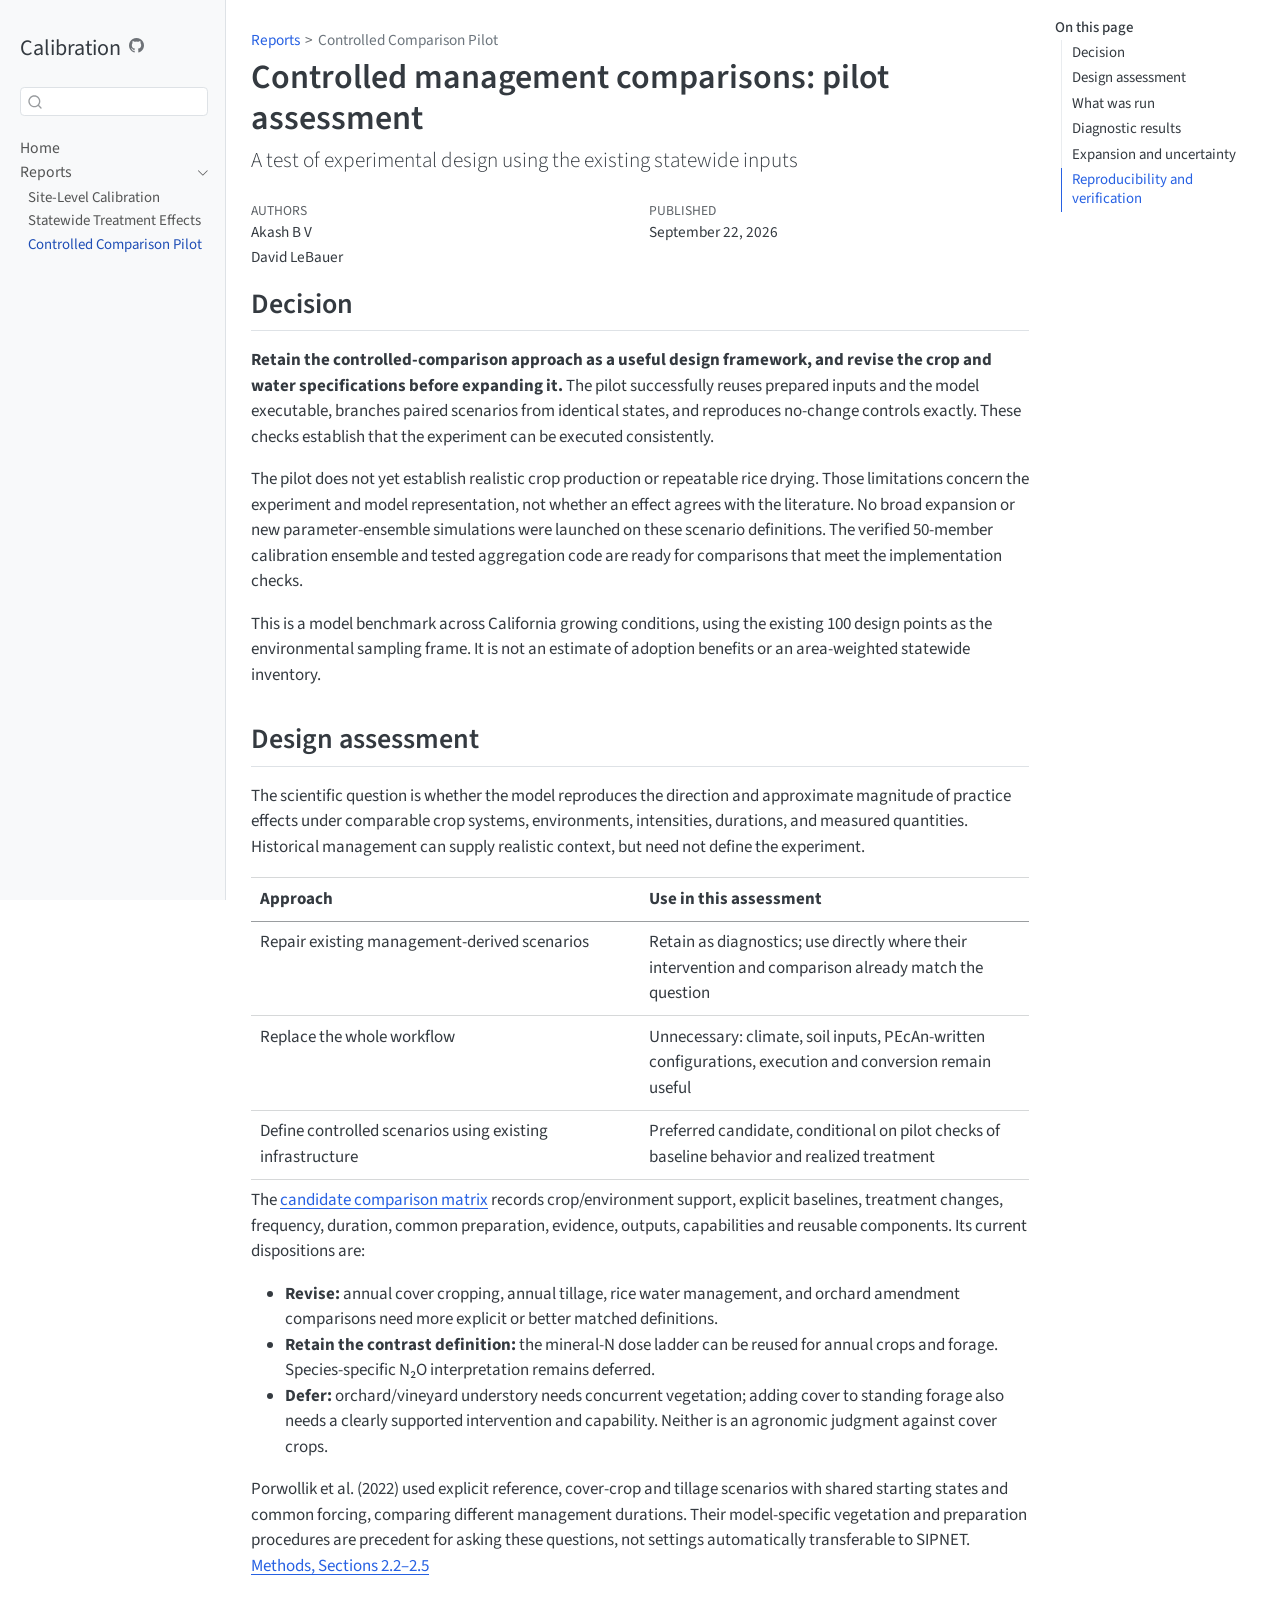
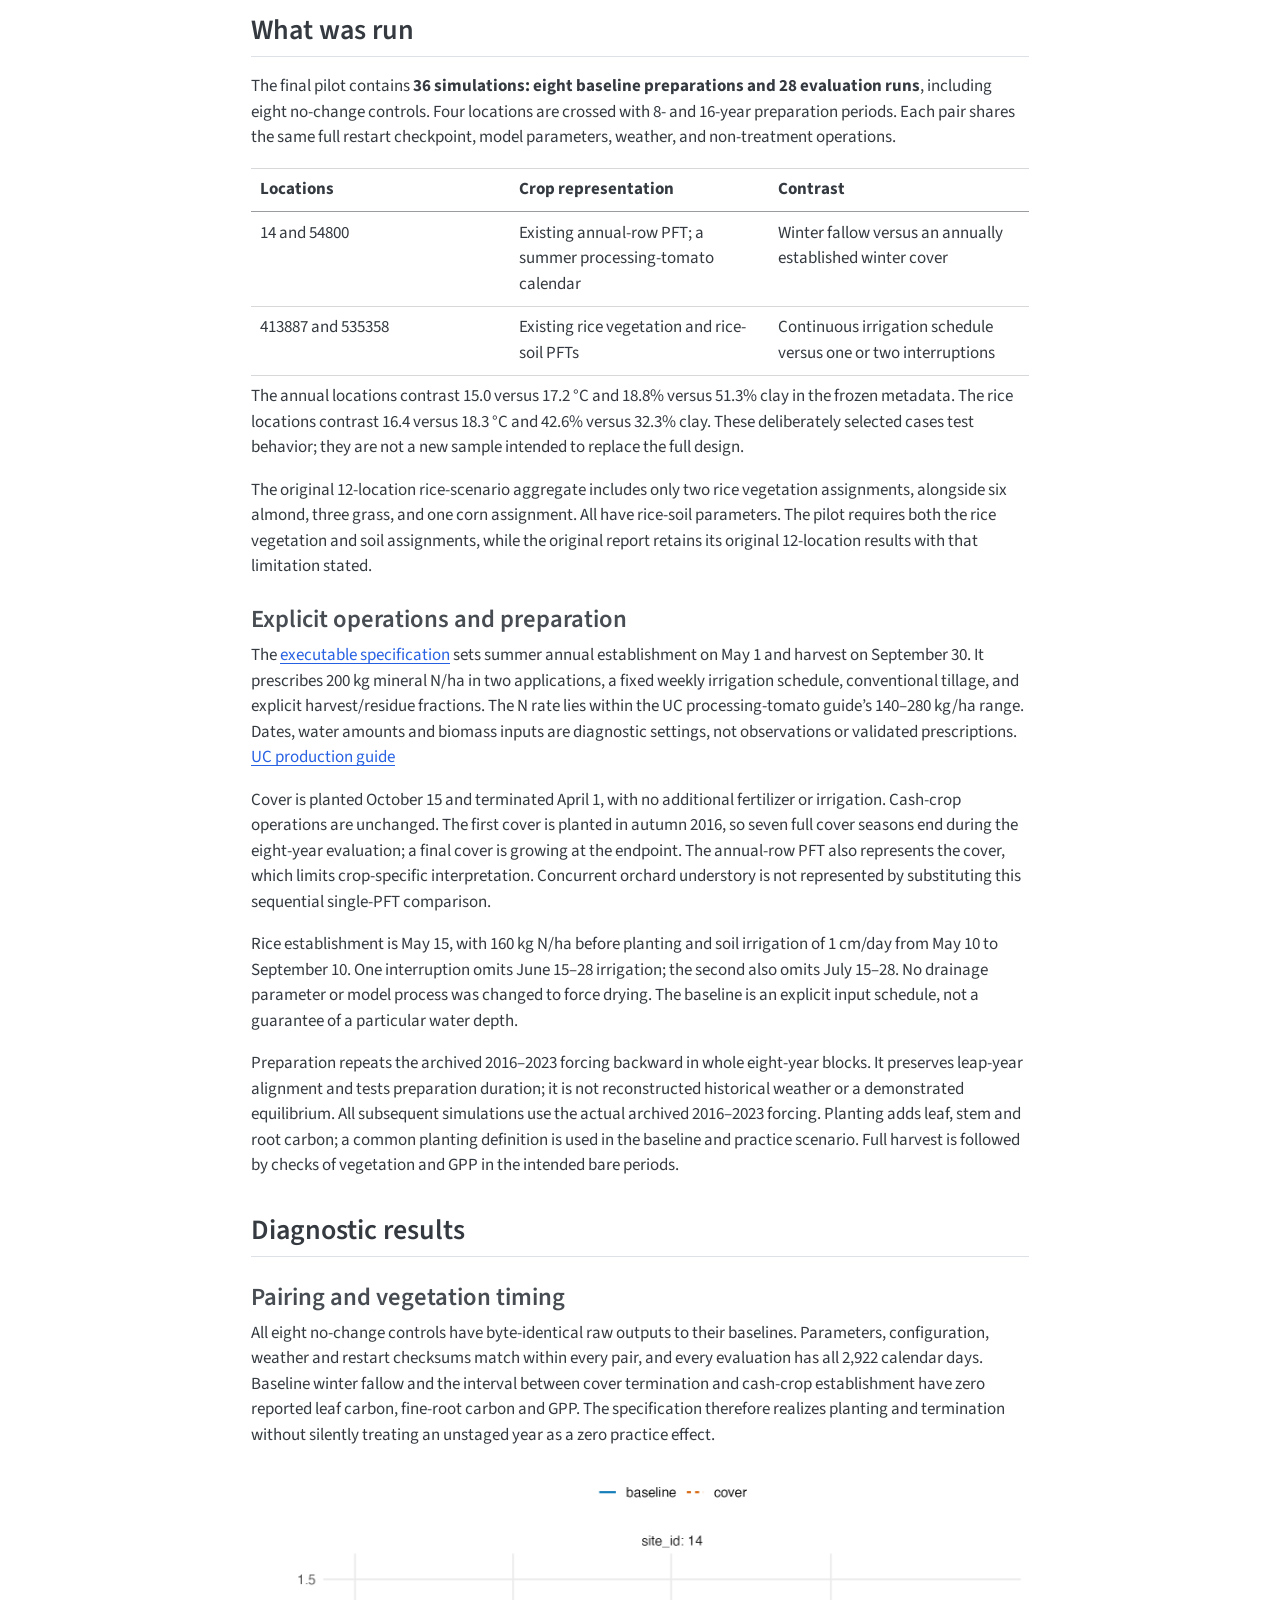
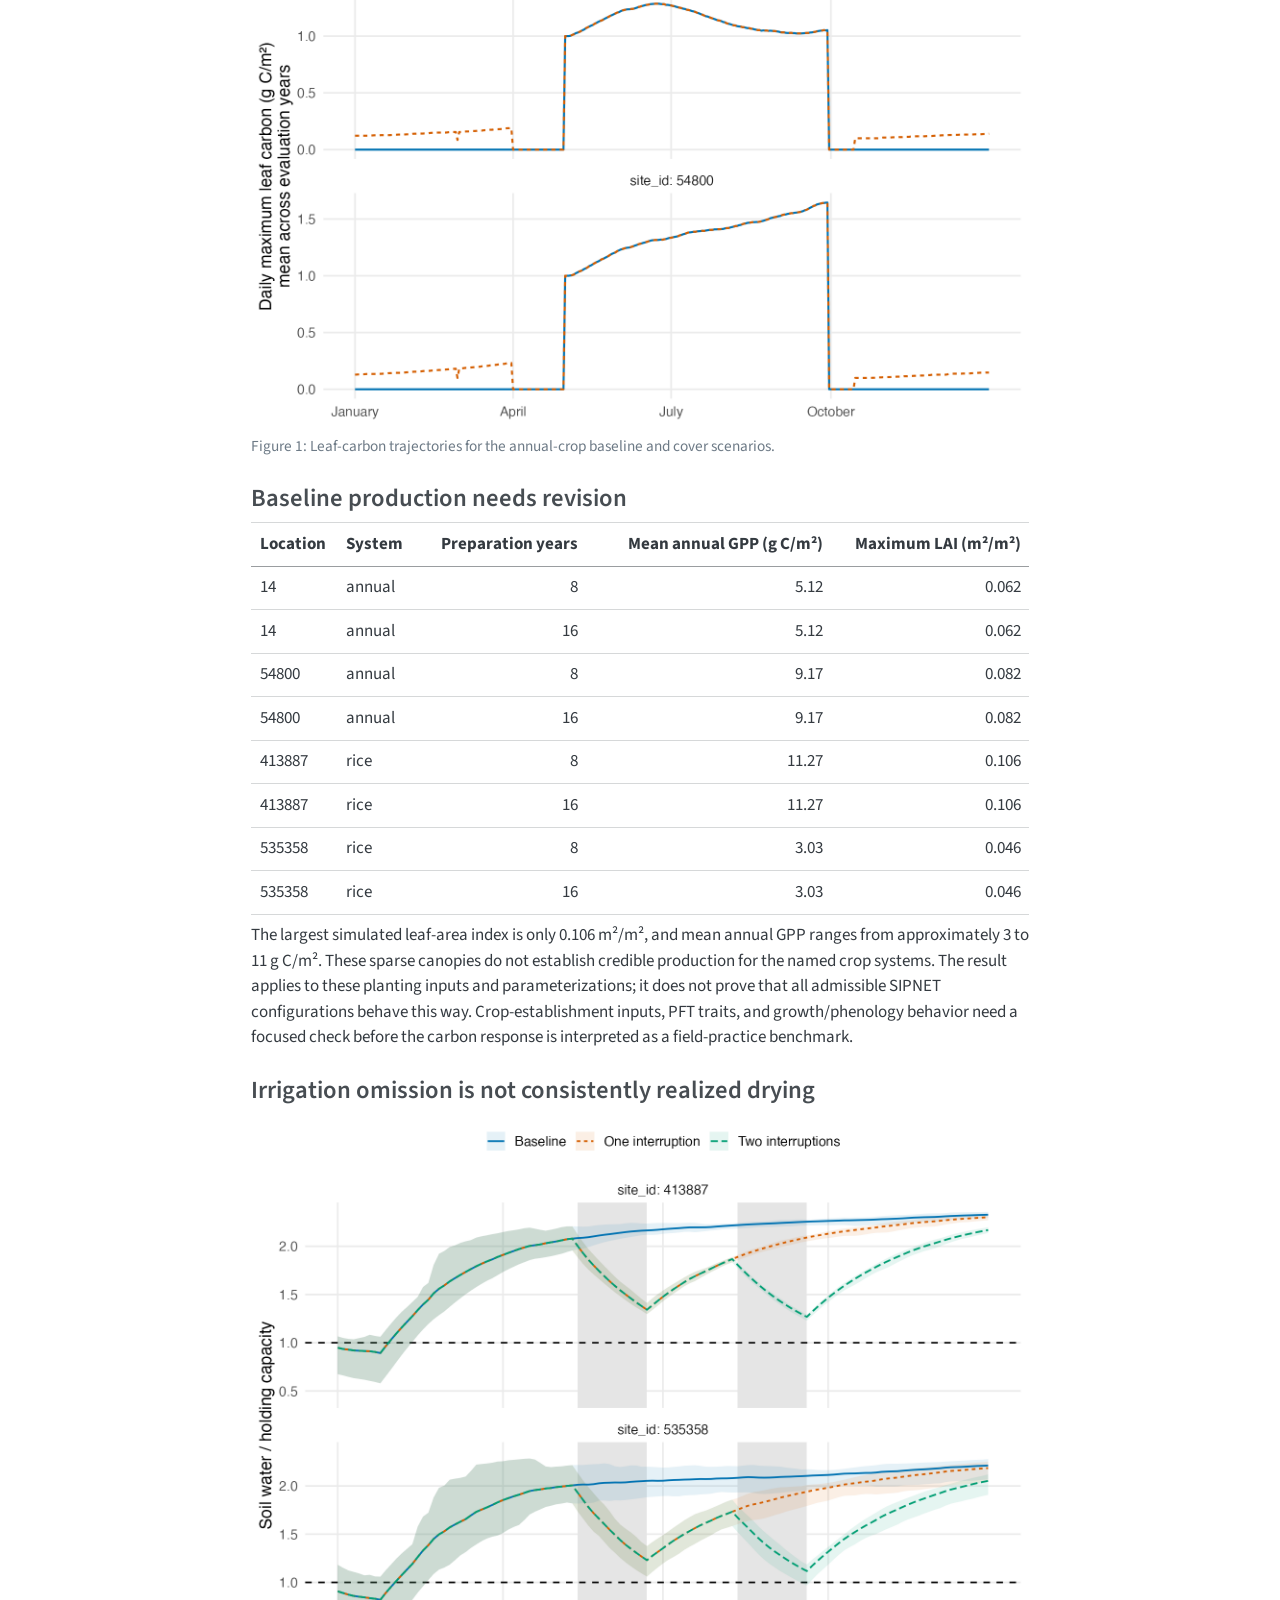
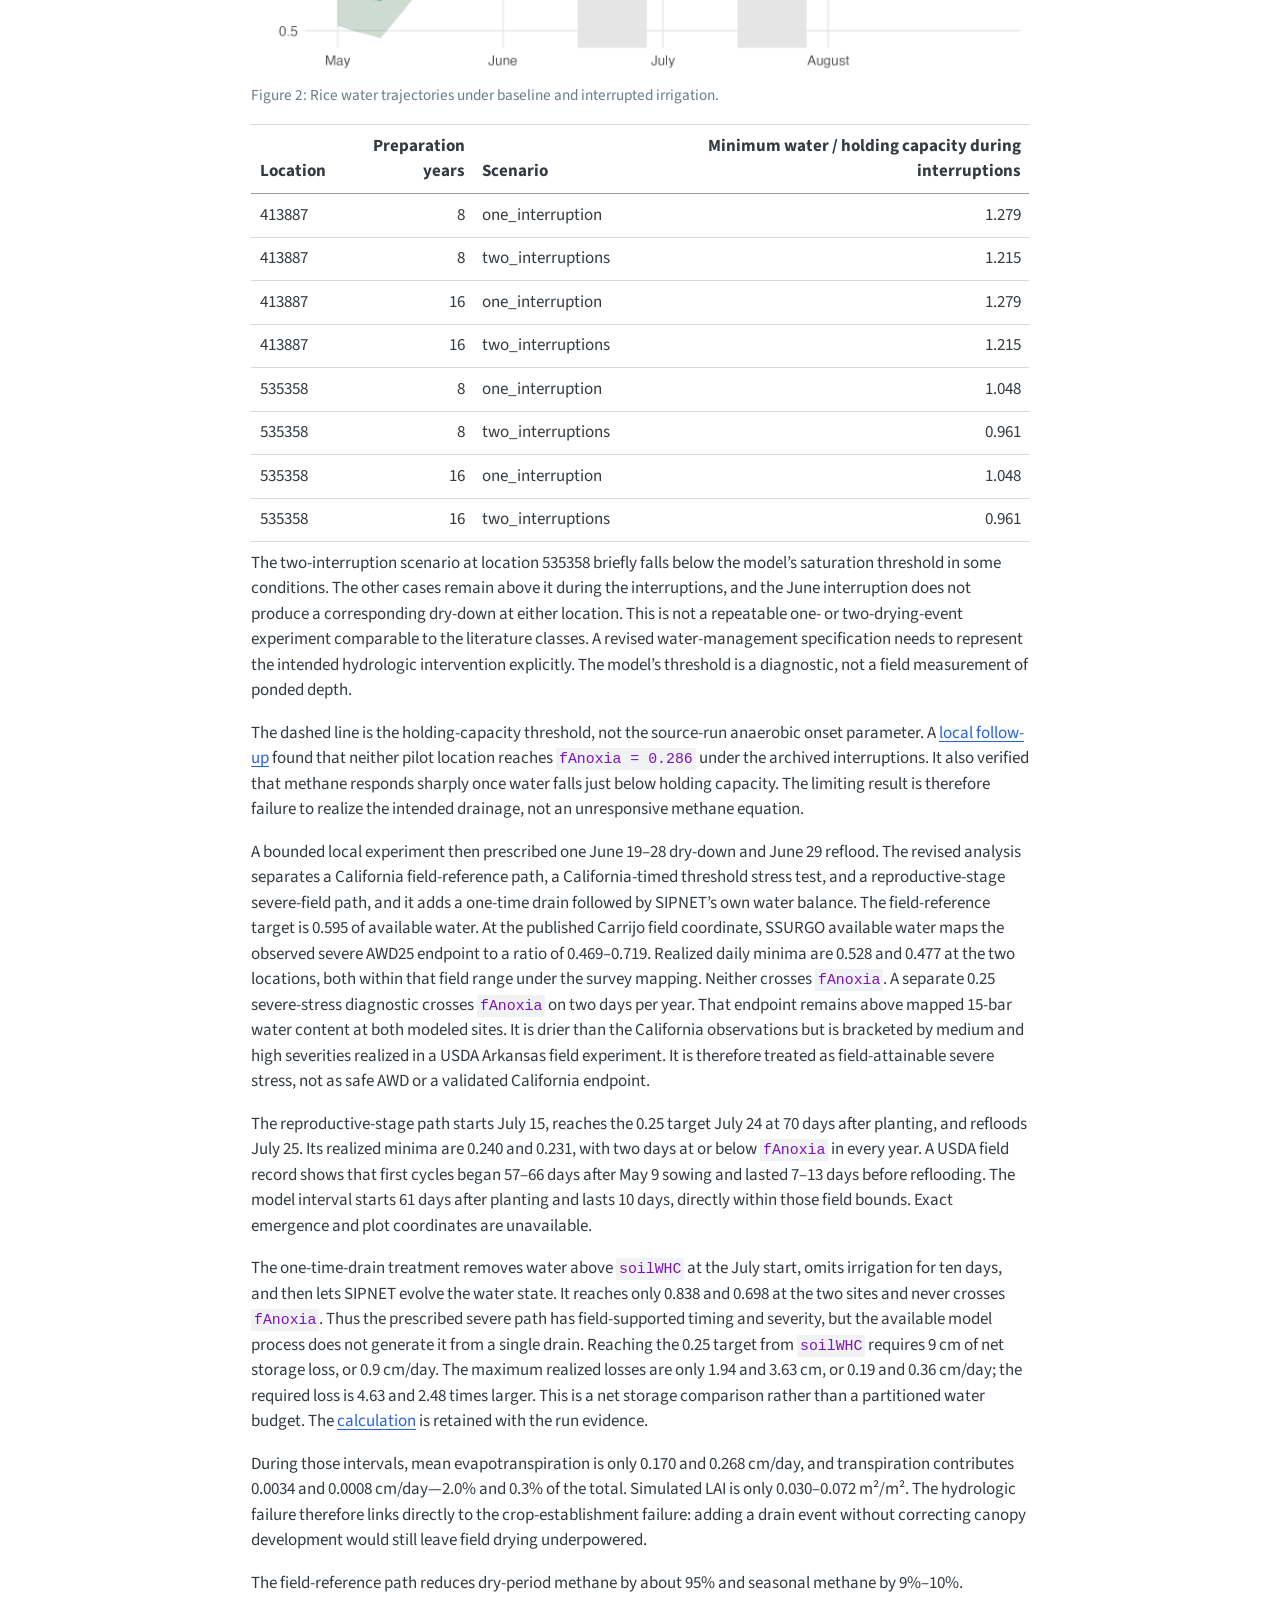
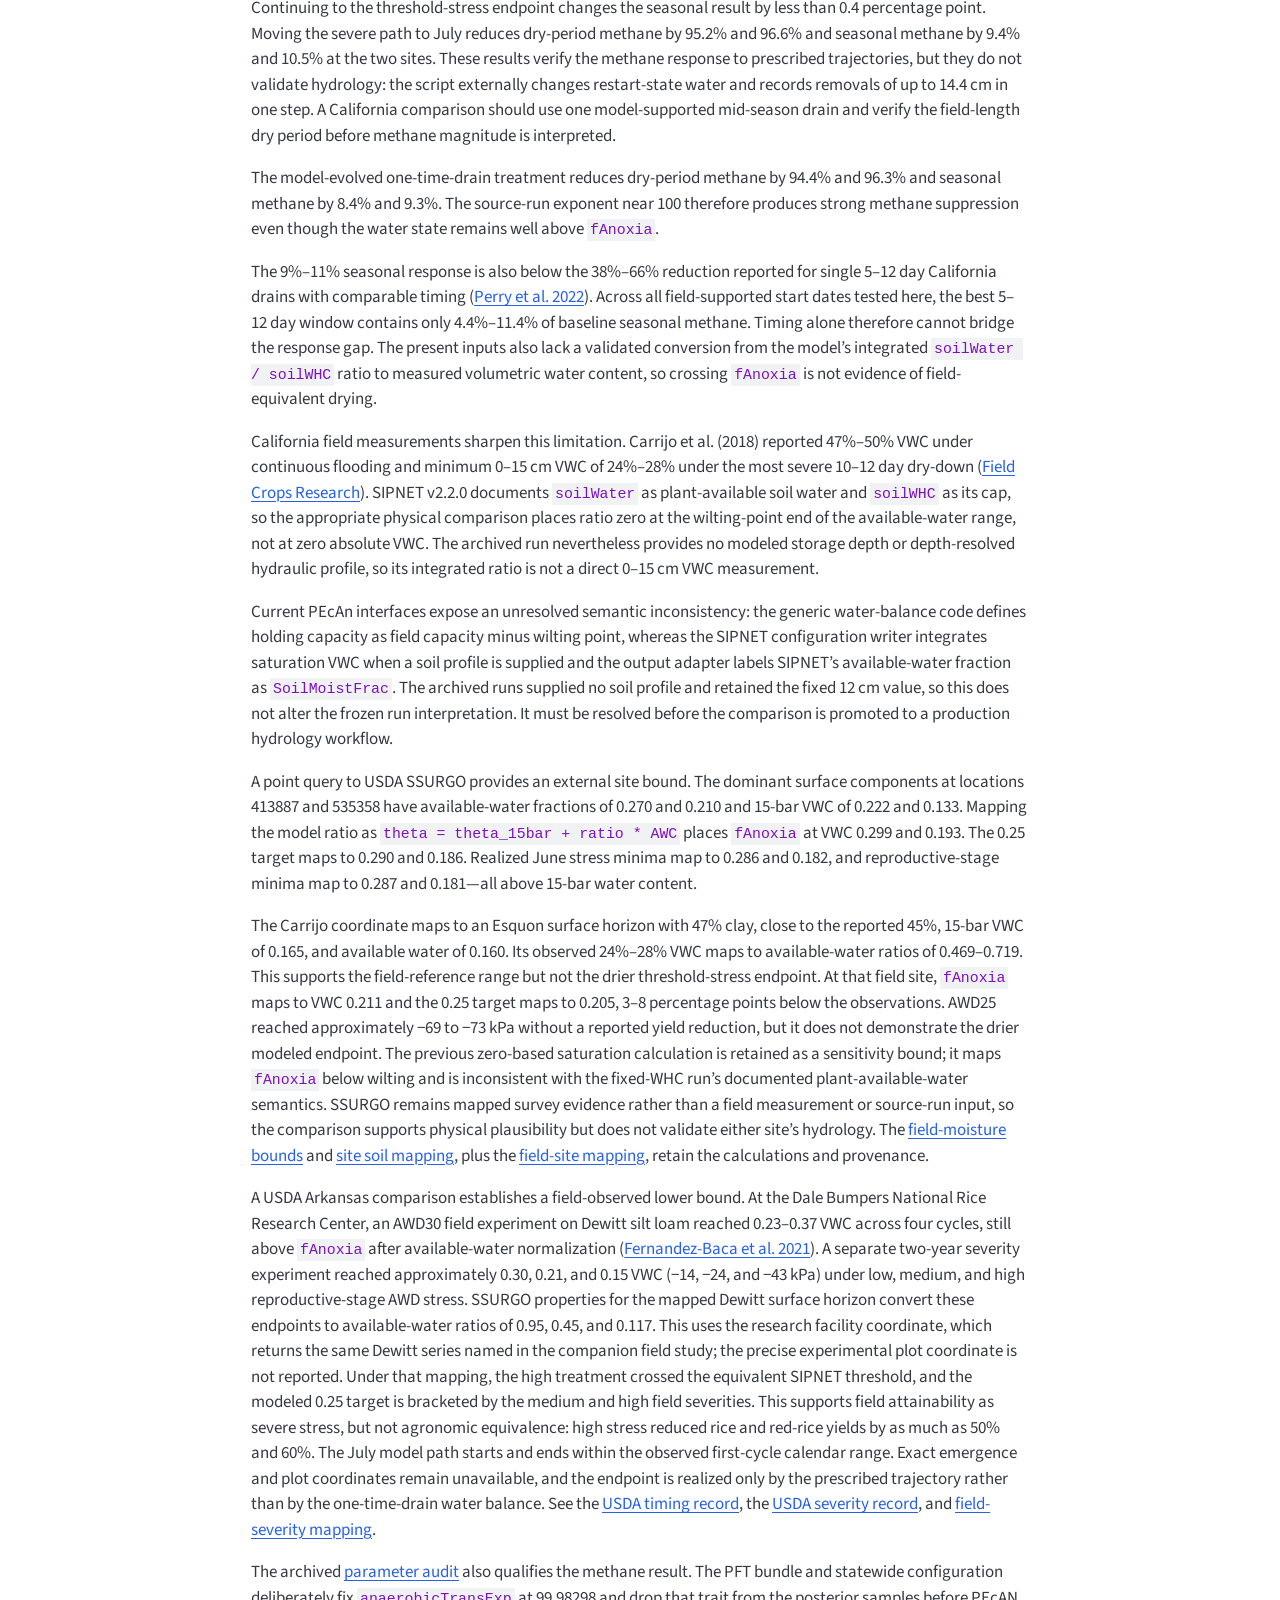
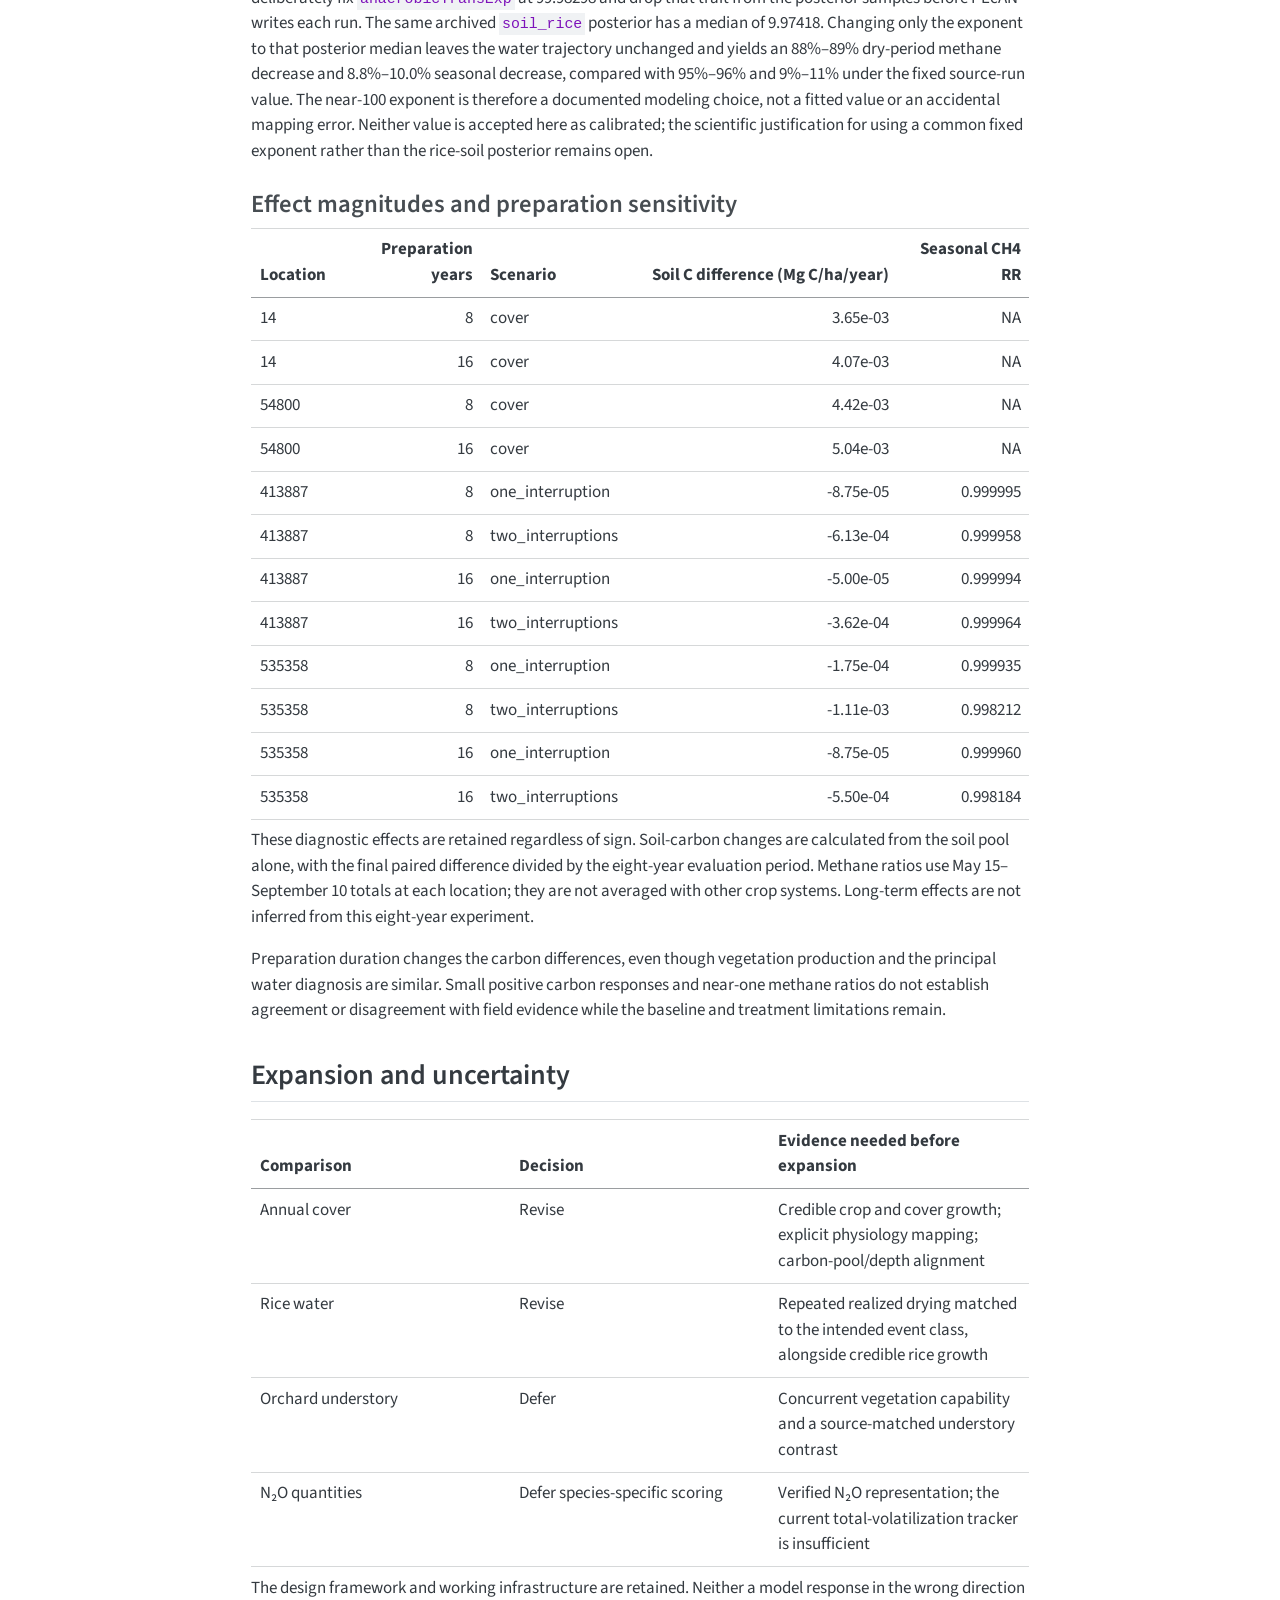
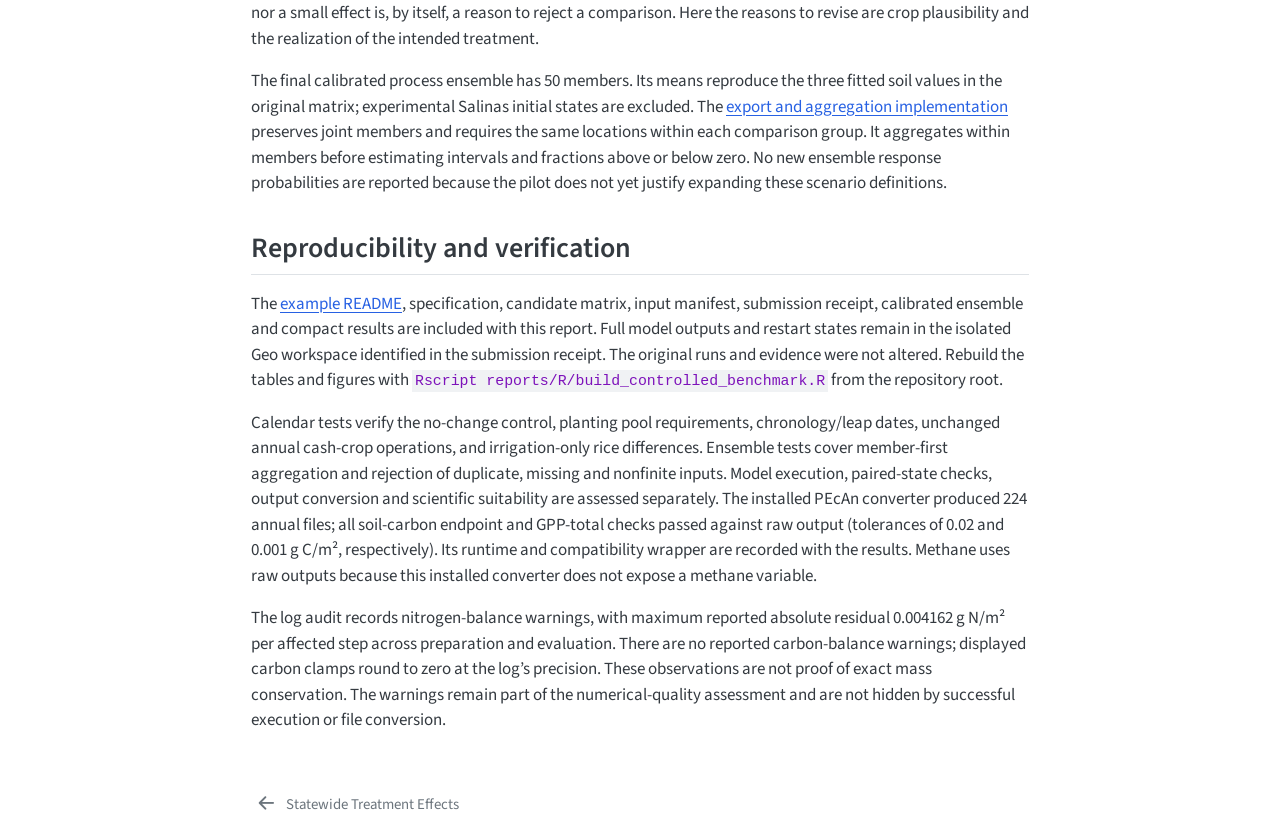
<file: _pr8/reports/controlled_benchmark.html>
<!DOCTYPE html>
<html xmlns="http://www.w3.org/1999/xhtml" lang="en" xml:lang="en"><head>

<meta charset="utf-8">
<meta name="generator" content="quarto-1.8.26">

<meta name="viewport" content="width=device-width, initial-scale=1.0, user-scalable=yes">

<meta name="author" content="Akash B V">
<meta name="author" content="David LeBauer">
<meta name="dcterms.date" content="2026-09-22">

<title>Controlled management comparisons: pilot assessment – Calibration</title>
<style>
code{white-space: pre-wrap;}
span.smallcaps{font-variant: small-caps;}
div.columns{display: flex; gap: min(4vw, 1.5em);}
div.column{flex: auto; overflow-x: auto;}
div.hanging-indent{margin-left: 1.5em; text-indent: -1.5em;}
ul.task-list{list-style: none;}
ul.task-list li input[type="checkbox"] {
  width: 0.8em;
  margin: 0 0.8em 0.2em -1em; /* quarto-specific, see https://github.com/quarto-dev/quarto-cli/issues/4556 */ 
  vertical-align: middle;
}
</style>


<script src="../site_libs/quarto-nav/quarto-nav.js"></script>
<script src="../site_libs/quarto-nav/headroom.min.js"></script>
<script src="../site_libs/clipboard/clipboard.min.js"></script>
<script src="../site_libs/quarto-search/autocomplete.umd.js"></script>
<script src="../site_libs/quarto-search/fuse.min.js"></script>
<script src="../site_libs/quarto-search/quarto-search.js"></script>
<meta name="quarto:offset" content="../">
<link href="../reports/statewide_effects.html" rel="prev">
<script src="../site_libs/quarto-html/quarto.js" type="module"></script>
<script src="../site_libs/quarto-html/tabsets/tabsets.js" type="module"></script>
<script src="../site_libs/quarto-html/axe/axe-check.js" type="module"></script>
<script src="../site_libs/quarto-html/popper.min.js"></script>
<script src="../site_libs/quarto-html/tippy.umd.min.js"></script>
<script src="../site_libs/quarto-html/anchor.min.js"></script>
<link href="../site_libs/quarto-html/tippy.css" rel="stylesheet">
<link href="../site_libs/quarto-html/quarto-syntax-highlighting-587c61ba64f3a5504c4d52d930310e48.css" rel="stylesheet" id="quarto-text-highlighting-styles">
<script src="../site_libs/bootstrap/bootstrap.min.js"></script>
<link href="../site_libs/bootstrap/bootstrap-icons.css" rel="stylesheet">
<link href="../site_libs/bootstrap/bootstrap-bcb4737e8fbcf1e9dfc00b59f8305558.min.css" rel="stylesheet" append-hash="true" id="quarto-bootstrap" data-mode="light">
<script src="../site_libs/quarto-contrib/glightbox/glightbox.min.js"></script>
<link href="../site_libs/quarto-contrib/glightbox/glightbox.min.css" rel="stylesheet">
<link href="../site_libs/quarto-contrib/glightbox/lightbox.css" rel="stylesheet">
<script id="quarto-search-options" type="application/json">{
  "location": "sidebar",
  "copy-button": false,
  "collapse-after": 3,
  "panel-placement": "start",
  "type": "textbox",
  "limit": 50,
  "keyboard-shortcut": [
    "f",
    "/",
    "s"
  ],
  "show-item-context": false,
  "language": {
    "search-no-results-text": "No results",
    "search-matching-documents-text": "matching documents",
    "search-copy-link-title": "Copy link to search",
    "search-hide-matches-text": "Hide additional matches",
    "search-more-match-text": "more match in this document",
    "search-more-matches-text": "more matches in this document",
    "search-clear-button-title": "Clear",
    "search-text-placeholder": "",
    "search-detached-cancel-button-title": "Cancel",
    "search-submit-button-title": "Submit",
    "search-label": "Search"
  }
}</script>


<link rel="stylesheet" href="../report-styles.css">
</head>

<body class="nav-sidebar docked quarto-light">

<div id="quarto-search-results"></div>
  <header id="quarto-header" class="headroom fixed-top">
  <nav class="quarto-secondary-nav">
    <div class="container-fluid d-flex">
      <button type="button" class="quarto-btn-toggle btn" data-bs-toggle="collapse" role="button" data-bs-target=".quarto-sidebar-collapse-item" aria-controls="quarto-sidebar" aria-expanded="false" aria-label="Toggle sidebar navigation" onclick="if (window.quartoToggleHeadroom) { window.quartoToggleHeadroom(); }">
        <i class="bi bi-layout-text-sidebar-reverse"></i>
      </button>
        <nav class="quarto-page-breadcrumbs" aria-label="breadcrumb"><ol class="breadcrumb"><li class="breadcrumb-item"><a href="../reports/site_calibration.html">Reports</a></li><li class="breadcrumb-item"><a href="../reports/controlled_benchmark.html">Controlled Comparison Pilot</a></li></ol></nav>
        <a class="flex-grow-1" role="navigation" data-bs-toggle="collapse" data-bs-target=".quarto-sidebar-collapse-item" aria-controls="quarto-sidebar" aria-expanded="false" aria-label="Toggle sidebar navigation" onclick="if (window.quartoToggleHeadroom) { window.quartoToggleHeadroom(); }">      
        </a>
      <button type="button" class="btn quarto-search-button" aria-label="Search" onclick="window.quartoOpenSearch();">
        <i class="bi bi-search"></i>
      </button>
    </div>
  </nav>
</header>
<!-- content -->
<div id="quarto-content" class="quarto-container page-columns page-rows-contents page-layout-article">
<!-- sidebar -->
  <nav id="quarto-sidebar" class="sidebar collapse collapse-horizontal quarto-sidebar-collapse-item sidebar-navigation docked overflow-auto">
    <div class="pt-lg-2 mt-2 text-left sidebar-header">
    <div class="sidebar-title mb-0 py-0">
      <a href="../">Calibration</a> 
        <div class="sidebar-tools-main">
    <a href="https://github.com/ccmmf/calibration" title="" class="quarto-navigation-tool px-1" aria-label=""><i class="bi bi-github"></i></a>
</div>
    </div>
      </div>
        <div class="mt-2 flex-shrink-0 align-items-center">
        <div class="sidebar-search">
        <div id="quarto-search" class="" title="Search"></div>
        </div>
        </div>
    <div class="sidebar-menu-container"> 
    <ul class="list-unstyled mt-1">
        <li class="sidebar-item">
  <div class="sidebar-item-container"> 
  <a href="../index.html" class="sidebar-item-text sidebar-link">
 <span class="menu-text">Home</span></a>
  </div>
</li>
        <li class="sidebar-item sidebar-item-section">
      <div class="sidebar-item-container"> 
            <a class="sidebar-item-text sidebar-link text-start" data-bs-toggle="collapse" data-bs-target="#quarto-sidebar-section-1" role="navigation" aria-expanded="true">
 <span class="menu-text">Reports</span></a>
          <a class="sidebar-item-toggle text-start" data-bs-toggle="collapse" data-bs-target="#quarto-sidebar-section-1" role="navigation" aria-expanded="true" aria-label="Toggle section">
            <i class="bi bi-chevron-right ms-2"></i>
          </a> 
      </div>
      <ul id="quarto-sidebar-section-1" class="collapse list-unstyled sidebar-section depth1 show">  
          <li class="sidebar-item">
  <div class="sidebar-item-container"> 
  <a href="../reports/site_calibration.html" class="sidebar-item-text sidebar-link">
 <span class="menu-text">Site-Level Calibration</span></a>
  </div>
</li>
          <li class="sidebar-item">
  <div class="sidebar-item-container"> 
  <a href="../reports/statewide_effects.html" class="sidebar-item-text sidebar-link">
 <span class="menu-text">Statewide Treatment Effects</span></a>
  </div>
</li>
          <li class="sidebar-item">
  <div class="sidebar-item-container"> 
  <a href="../reports/controlled_benchmark.html" class="sidebar-item-text sidebar-link active">
 <span class="menu-text">Controlled Comparison Pilot</span></a>
  </div>
</li>
      </ul>
  </li>
    </ul>
    </div>
</nav>
<div id="quarto-sidebar-glass" class="quarto-sidebar-collapse-item" data-bs-toggle="collapse" data-bs-target=".quarto-sidebar-collapse-item"></div>
<!-- margin-sidebar -->
    <div id="quarto-margin-sidebar" class="sidebar margin-sidebar">
        <nav id="TOC" role="doc-toc" class="toc-active">
    <h2 id="toc-title">On this page</h2>
   
  <ul>
  <li><a href="#decision" id="toc-decision" class="nav-link active" data-scroll-target="#decision">Decision</a></li>
  <li><a href="#design-assessment" id="toc-design-assessment" class="nav-link" data-scroll-target="#design-assessment">Design assessment</a></li>
  <li><a href="#what-was-run" id="toc-what-was-run" class="nav-link" data-scroll-target="#what-was-run">What was run</a>
  <ul class="collapse">
  <li><a href="#explicit-operations-and-preparation" id="toc-explicit-operations-and-preparation" class="nav-link" data-scroll-target="#explicit-operations-and-preparation">Explicit operations and preparation</a></li>
  </ul></li>
  <li><a href="#diagnostic-results" id="toc-diagnostic-results" class="nav-link" data-scroll-target="#diagnostic-results">Diagnostic results</a>
  <ul class="collapse">
  <li><a href="#pairing-and-vegetation-timing" id="toc-pairing-and-vegetation-timing" class="nav-link" data-scroll-target="#pairing-and-vegetation-timing">Pairing and vegetation timing</a></li>
  <li><a href="#baseline-production-needs-revision" id="toc-baseline-production-needs-revision" class="nav-link" data-scroll-target="#baseline-production-needs-revision">Baseline production needs revision</a></li>
  <li><a href="#irrigation-omission-is-not-consistently-realized-drying" id="toc-irrigation-omission-is-not-consistently-realized-drying" class="nav-link" data-scroll-target="#irrigation-omission-is-not-consistently-realized-drying">Irrigation omission is not consistently realized drying</a></li>
  <li><a href="#effect-magnitudes-and-preparation-sensitivity" id="toc-effect-magnitudes-and-preparation-sensitivity" class="nav-link" data-scroll-target="#effect-magnitudes-and-preparation-sensitivity">Effect magnitudes and preparation sensitivity</a></li>
  </ul></li>
  <li><a href="#expansion-and-uncertainty" id="toc-expansion-and-uncertainty" class="nav-link" data-scroll-target="#expansion-and-uncertainty">Expansion and uncertainty</a></li>
  <li><a href="#reproducibility-and-verification" id="toc-reproducibility-and-verification" class="nav-link" data-scroll-target="#reproducibility-and-verification">Reproducibility and verification</a></li>
  </ul>
</nav>
    </div>
<!-- main -->
<main class="content" id="quarto-document-content">

<header id="title-block-header" class="quarto-title-block default"><nav class="quarto-page-breadcrumbs quarto-title-breadcrumbs d-none d-lg-block" aria-label="breadcrumb"><ol class="breadcrumb"><li class="breadcrumb-item"><a href="../reports/site_calibration.html">Reports</a></li><li class="breadcrumb-item"><a href="../reports/controlled_benchmark.html">Controlled Comparison Pilot</a></li></ol></nav>
<div class="quarto-title">
<h1 class="title">Controlled management comparisons: pilot assessment</h1>
<p class="subtitle lead">A test of experimental design using the existing statewide inputs</p>
</div>



<div class="quarto-title-meta">

    <div>
    <div class="quarto-title-meta-heading">Authors</div>
    <div class="quarto-title-meta-contents">
             <p>Akash B V </p>
             <p>David LeBauer </p>
          </div>
  </div>
    
    <div>
    <div class="quarto-title-meta-heading">Published</div>
    <div class="quarto-title-meta-contents">
      <p class="date">September 22, 2026</p>
    </div>
  </div>
  
    
  </div>
  


</header>


<section id="decision" class="level2">
<h2 class="anchored" data-anchor-id="decision">Decision</h2>
<p><strong>Retain the controlled-comparison approach as a useful design framework, and revise the crop and water specifications before expanding it.</strong> The pilot successfully reuses prepared inputs and the model executable, branches paired scenarios from identical states, and reproduces no-change controls exactly. These checks establish that the experiment can be executed consistently.</p>
<p>The pilot does not yet establish realistic crop production or repeatable rice drying. Those limitations concern the experiment and model representation, not whether an effect agrees with the literature. No broad expansion or new parameter-ensemble simulations were launched on these scenario definitions. The verified 50-member calibration ensemble and tested aggregation code are ready for comparisons that meet the implementation checks.</p>
<p>This is a model benchmark across California growing conditions, using the existing 100 design points as the environmental sampling frame. It is not an estimate of adoption benefits or an area-weighted statewide inventory.</p>
</section>
<section id="design-assessment" class="level2">
<h2 class="anchored" data-anchor-id="design-assessment">Design assessment</h2>
<p>The scientific question is whether the model reproduces the direction and approximate magnitude of practice effects under comparable crop systems, environments, intensities, durations, and measured quantities. Historical management can supply realistic context, but need not define the experiment.</p>
<table class="caption-top table">
<colgroup>
<col style="width: 50%">
<col style="width: 50%">
</colgroup>
<thead>
<tr class="header">
<th>Approach</th>
<th>Use in this assessment</th>
</tr>
</thead>
<tbody>
<tr class="odd">
<td>Repair existing management-derived scenarios</td>
<td>Retain as diagnostics; use directly where their intervention and comparison already match the question</td>
</tr>
<tr class="even">
<td>Replace the whole workflow</td>
<td>Unnecessary: climate, soil inputs, PEcAn-written configurations, execution and conversion remain useful</td>
</tr>
<tr class="odd">
<td>Define controlled scenarios using existing infrastructure</td>
<td>Preferred candidate, conditional on pilot checks of baseline behavior and realized treatment</td>
</tr>
</tbody>
</table>
<p>The <a href="../examples/4_controlled_benchmark/candidate_comparisons.csv">candidate comparison matrix</a> records crop/environment support, explicit baselines, treatment changes, frequency, duration, common preparation, evidence, outputs, capabilities and reusable components. Its current dispositions are:</p>
<ul>
<li><strong>Revise:</strong> annual cover cropping, annual tillage, rice water management, and orchard amendment comparisons need more explicit or better matched definitions.</li>
<li><strong>Retain the contrast definition:</strong> the mineral-N dose ladder can be reused for annual crops and forage. Species-specific N₂O interpretation remains deferred.</li>
<li><strong>Defer:</strong> orchard/vineyard understory needs concurrent vegetation; adding cover to standing forage also needs a clearly supported intervention and capability. Neither is an agronomic judgment against cover crops.</li>
</ul>
<p>Porwollik et al.&nbsp;(2022) used explicit reference, cover-crop and tillage scenarios with shared starting states and common forcing, comparing different management durations. Their model-specific vegetation and preparation procedures are precedent for asking these questions, not settings automatically transferable to SIPNET. <a href="https://bg.copernicus.org/articles/19/957/2022/">Methods, Sections 2.2–2.5</a></p>
</section>
<section id="what-was-run" class="level2">
<h2 class="anchored" data-anchor-id="what-was-run">What was run</h2>
<p>The final pilot contains <strong>36 simulations: eight baseline preparations and 28 evaluation runs</strong>, including eight no-change controls. Four locations are crossed with 8- and 16-year preparation periods. Each pair shares the same full restart checkpoint, model parameters, weather, and non-treatment operations.</p>
<table class="caption-top table">
<colgroup>
<col style="width: 33%">
<col style="width: 33%">
<col style="width: 33%">
</colgroup>
<thead>
<tr class="header">
<th>Locations</th>
<th>Crop representation</th>
<th>Contrast</th>
</tr>
</thead>
<tbody>
<tr class="odd">
<td>14 and 54800</td>
<td>Existing annual-row PFT; a summer processing-tomato calendar</td>
<td>Winter fallow versus an annually established winter cover</td>
</tr>
<tr class="even">
<td>413887 and 535358</td>
<td>Existing rice vegetation and rice-soil PFTs</td>
<td>Continuous irrigation schedule versus one or two interruptions</td>
</tr>
</tbody>
</table>
<p>The annual locations contrast 15.0 versus 17.2 °C and 18.8% versus 51.3% clay in the frozen metadata. The rice locations contrast 16.4 versus 18.3 °C and 42.6% versus 32.3% clay. These deliberately selected cases test behavior; they are not a new sample intended to replace the full design.</p>
<p>The original 12-location rice-scenario aggregate includes only two rice vegetation assignments, alongside six almond, three grass, and one corn assignment. All have rice-soil parameters. The pilot requires both the rice vegetation and soil assignments, while the original report retains its original 12-location results with that limitation stated.</p>
<section id="explicit-operations-and-preparation" class="level3">
<h3 class="anchored" data-anchor-id="explicit-operations-and-preparation">Explicit operations and preparation</h3>
<p>The <a href="../examples/4_controlled_benchmark/pilot_spec.json">executable specification</a> sets summer annual establishment on May 1 and harvest on September 30. It prescribes 200 kg mineral N/ha in two applications, a fixed weekly irrigation schedule, conventional tillage, and explicit harvest/residue fractions. The N rate lies within the UC processing-tomato guide’s 140–280 kg/ha range. Dates, water amounts and biomass inputs are diagnostic settings, not observations or validated prescriptions. <a href="https://anrcatalog.ucanr.edu/pdf/7228.pdf">UC production guide</a></p>
<p>Cover is planted October 15 and terminated April 1, with no additional fertilizer or irrigation. Cash-crop operations are unchanged. The first cover is planted in autumn 2016, so seven full cover seasons end during the eight-year evaluation; a final cover is growing at the endpoint. The annual-row PFT also represents the cover, which limits crop-specific interpretation. Concurrent orchard understory is not represented by substituting this sequential single-PFT comparison.</p>
<p>Rice establishment is May 15, with 160 kg N/ha before planting and soil irrigation of 1 cm/day from May 10 to September 10. One interruption omits June 15–28 irrigation; the second also omits July 15–28. No drainage parameter or model process was changed to force drying. The baseline is an explicit input schedule, not a guarantee of a particular water depth.</p>
<p>Preparation repeats the archived 2016–2023 forcing backward in whole eight-year blocks. It preserves leap-year alignment and tests preparation duration; it is not reconstructed historical weather or a demonstrated equilibrium. All subsequent simulations use the actual archived 2016–2023 forcing. Planting adds leaf, stem and root carbon; a common planting definition is used in the baseline and practice scenario. Full harvest is followed by checks of vegetation and GPP in the intended bare periods.</p>
</section>
</section>
<section id="diagnostic-results" class="level2">
<h2 class="anchored" data-anchor-id="diagnostic-results">Diagnostic results</h2>
<section id="pairing-and-vegetation-timing" class="level3">
<h3 class="anchored" data-anchor-id="pairing-and-vegetation-timing">Pairing and vegetation timing</h3>
<p>All eight no-change controls have byte-identical raw outputs to their baselines. Parameters, configuration, weather and restart checksums match within every pair, and every evaluation has all 2,922 calendar days. Baseline winter fallow and the interval between cover termination and cash-crop establishment have zero reported leaf carbon, fine-root carbon and GPP. The specification therefore realizes planting and termination without silently treating an unstaged year as a zero practice effect.</p>
<div id="fig-pilot-growth" class="quarto-float quarto-figure quarto-figure-center anchored" alt="Two location panels show average daily maximum leaf carbon across eight evaluation years after eight years of preparation. Baseline vegetation is absent in winter; the cover scenario has winter vegetation that disappears in April before the summer crop. Summer leaf carbon remains low in both scenarios.">
<figure class="quarto-float quarto-float-fig figure">
<div aria-describedby="fig-pilot-growth-caption-0ceaefa1-69ba-4598-a22c-09a6ac19f8ca">
<a href="generated/controlled/annual_growth.png" class="lightbox" data-gallery="quarto-lightbox-gallery-1" title="Figure&nbsp;1: Leaf-carbon trajectories for the annual-crop baseline and cover scenarios."><img src="generated/controlled/annual_growth.png" class="img-fluid figure-img" style="width:100.0%" alt="Two location panels show average daily maximum leaf carbon across eight evaluation years after eight years of preparation. Baseline vegetation is absent in winter; the cover scenario has winter vegetation that disappears in April before the summer crop. Summer leaf carbon remains low in both scenarios."></a>
</div>
<figcaption class="quarto-float-caption-bottom quarto-float-caption quarto-float-fig" id="fig-pilot-growth-caption-0ceaefa1-69ba-4598-a22c-09a6ac19f8ca">
Figure&nbsp;1: Leaf-carbon trajectories for the annual-crop baseline and cover scenarios.
</figcaption>
</figure>
</div>
</section>
<section id="baseline-production-needs-revision" class="level3">
<h3 class="anchored" data-anchor-id="baseline-production-needs-revision">Baseline production needs revision</h3>
<table class="caption-top table">
<colgroup>
<col style="width: 11%">
<col style="width: 8%">
<col style="width: 22%">
<col style="width: 31%">
<col style="width: 25%">
</colgroup>
<thead>
<tr class="header">
<th style="text-align: left;">Location</th>
<th style="text-align: left;">System</th>
<th style="text-align: right;">Preparation years</th>
<th style="text-align: right;">Mean annual GPP (g C/m²)</th>
<th style="text-align: right;">Maximum LAI (m²/m²)</th>
</tr>
</thead>
<tbody>
<tr class="odd">
<td style="text-align: left;">14</td>
<td style="text-align: left;">annual</td>
<td style="text-align: right;">8</td>
<td style="text-align: right;">5.12</td>
<td style="text-align: right;">0.062</td>
</tr>
<tr class="even">
<td style="text-align: left;">14</td>
<td style="text-align: left;">annual</td>
<td style="text-align: right;">16</td>
<td style="text-align: right;">5.12</td>
<td style="text-align: right;">0.062</td>
</tr>
<tr class="odd">
<td style="text-align: left;">54800</td>
<td style="text-align: left;">annual</td>
<td style="text-align: right;">8</td>
<td style="text-align: right;">9.17</td>
<td style="text-align: right;">0.082</td>
</tr>
<tr class="even">
<td style="text-align: left;">54800</td>
<td style="text-align: left;">annual</td>
<td style="text-align: right;">16</td>
<td style="text-align: right;">9.17</td>
<td style="text-align: right;">0.082</td>
</tr>
<tr class="odd">
<td style="text-align: left;">413887</td>
<td style="text-align: left;">rice</td>
<td style="text-align: right;">8</td>
<td style="text-align: right;">11.27</td>
<td style="text-align: right;">0.106</td>
</tr>
<tr class="even">
<td style="text-align: left;">413887</td>
<td style="text-align: left;">rice</td>
<td style="text-align: right;">16</td>
<td style="text-align: right;">11.27</td>
<td style="text-align: right;">0.106</td>
</tr>
<tr class="odd">
<td style="text-align: left;">535358</td>
<td style="text-align: left;">rice</td>
<td style="text-align: right;">8</td>
<td style="text-align: right;">3.03</td>
<td style="text-align: right;">0.046</td>
</tr>
<tr class="even">
<td style="text-align: left;">535358</td>
<td style="text-align: left;">rice</td>
<td style="text-align: right;">16</td>
<td style="text-align: right;">3.03</td>
<td style="text-align: right;">0.046</td>
</tr>
</tbody>
</table>
<p>The largest simulated leaf-area index is only 0.106 m²/m², and mean annual GPP ranges from approximately 3 to 11 g C/m². These sparse canopies do not establish credible production for the named crop systems. The result applies to these planting inputs and parameterizations; it does not prove that all admissible SIPNET configurations behave this way. Crop-establishment inputs, PFT traits, and growth/phenology behavior need a focused check before the carbon response is interpreted as a field-practice benchmark.</p>
</section>
<section id="irrigation-omission-is-not-consistently-realized-drying" class="level3">
<h3 class="anchored" data-anchor-id="irrigation-omission-is-not-consistently-realized-drying">Irrigation omission is not consistently realized drying</h3>
<div id="fig-pilot-water" class="quarto-float quarto-figure quarto-figure-center anchored" alt="Two rice locations show soil water divided by model holding capacity. Lines are calendar-aligned means across eight evaluation years, ribbons are the across-year range, and gray windows mark June and July interruptions. Water usually remains above the dashed saturation threshold of one.">
<figure class="quarto-float quarto-float-fig figure">
<div aria-describedby="fig-pilot-water-caption-0ceaefa1-69ba-4598-a22c-09a6ac19f8ca">
<a href="generated/controlled/rice_water.png" class="lightbox" data-gallery="quarto-lightbox-gallery-2" title="Figure&nbsp;2: Rice water trajectories under baseline and interrupted irrigation."><img src="generated/controlled/rice_water.png" class="img-fluid figure-img" style="width:100.0%" alt="Two rice locations show soil water divided by model holding capacity. Lines are calendar-aligned means across eight evaluation years, ribbons are the across-year range, and gray windows mark June and July interruptions. Water usually remains above the dashed saturation threshold of one."></a>
</div>
<figcaption class="quarto-float-caption-bottom quarto-float-caption quarto-float-fig" id="fig-pilot-water-caption-0ceaefa1-69ba-4598-a22c-09a6ac19f8ca">
Figure&nbsp;2: Rice water trajectories under baseline and interrupted irrigation.
</figcaption>
</figure>
</div>
<table class="caption-top table">
<colgroup>
<col style="width: 9%">
<col style="width: 18%">
<col style="width: 18%">
<col style="width: 54%">
</colgroup>
<thead>
<tr class="header">
<th style="text-align: left;">Location</th>
<th style="text-align: right;">Preparation years</th>
<th style="text-align: left;">Scenario</th>
<th style="text-align: right;">Minimum water / holding capacity during interruptions</th>
</tr>
</thead>
<tbody>
<tr class="odd">
<td style="text-align: left;">413887</td>
<td style="text-align: right;">8</td>
<td style="text-align: left;">one_interruption</td>
<td style="text-align: right;">1.279</td>
</tr>
<tr class="even">
<td style="text-align: left;">413887</td>
<td style="text-align: right;">8</td>
<td style="text-align: left;">two_interruptions</td>
<td style="text-align: right;">1.215</td>
</tr>
<tr class="odd">
<td style="text-align: left;">413887</td>
<td style="text-align: right;">16</td>
<td style="text-align: left;">one_interruption</td>
<td style="text-align: right;">1.279</td>
</tr>
<tr class="even">
<td style="text-align: left;">413887</td>
<td style="text-align: right;">16</td>
<td style="text-align: left;">two_interruptions</td>
<td style="text-align: right;">1.215</td>
</tr>
<tr class="odd">
<td style="text-align: left;">535358</td>
<td style="text-align: right;">8</td>
<td style="text-align: left;">one_interruption</td>
<td style="text-align: right;">1.048</td>
</tr>
<tr class="even">
<td style="text-align: left;">535358</td>
<td style="text-align: right;">8</td>
<td style="text-align: left;">two_interruptions</td>
<td style="text-align: right;">0.961</td>
</tr>
<tr class="odd">
<td style="text-align: left;">535358</td>
<td style="text-align: right;">16</td>
<td style="text-align: left;">one_interruption</td>
<td style="text-align: right;">1.048</td>
</tr>
<tr class="even">
<td style="text-align: left;">535358</td>
<td style="text-align: right;">16</td>
<td style="text-align: left;">two_interruptions</td>
<td style="text-align: right;">0.961</td>
</tr>
</tbody>
</table>
<p>The two-interruption scenario at location 535358 briefly falls below the model’s saturation threshold in some conditions. The other cases remain above it during the interruptions, and the June interruption does not produce a corresponding dry-down at either location. This is not a repeatable one- or two-drying-event experiment comparable to the literature classes. A revised water-management specification needs to represent the intended hydrologic intervention explicitly. The model’s threshold is a diagnostic, not a field measurement of ponded depth.</p>
<p>The dashed line is the holding-capacity threshold, not the source-run anaerobic onset parameter. A <a href="../examples/4_controlled_benchmark/RICE_DRYDOWN_FOLLOWUP.md">local follow-up</a> found that neither pilot location reaches <code>fAnoxia = 0.286</code> under the archived interruptions. It also verified that methane responds sharply once water falls just below holding capacity. The limiting result is therefore failure to realize the intended drainage, not an unresponsive methane equation.</p>
<p>A bounded local experiment then prescribed one June 19–28 dry-down and June 29 reflood. The revised analysis separates a California field-reference path, a California-timed threshold stress test, and a reproductive-stage severe-field path, and it adds a one-time drain followed by SIPNET’s own water balance. The field-reference target is 0.595 of available water. At the published Carrijo field coordinate, SSURGO available water maps the observed severe AWD25 endpoint to a ratio of 0.469–0.719. Realized daily minima are 0.528 and 0.477 at the two locations, both within that field range under the survey mapping. Neither crosses <code>fAnoxia</code>. A separate 0.25 severe-stress diagnostic crosses <code>fAnoxia</code> on two days per year. That endpoint remains above mapped 15-bar water content at both modeled sites. It is drier than the California observations but is bracketed by medium and high severities realized in a USDA Arkansas field experiment. It is therefore treated as field-attainable severe stress, not as safe AWD or a validated California endpoint.</p>
<p>The reproductive-stage path starts July 15, reaches the 0.25 target July 24 at 70 days after planting, and refloods July 25. Its realized minima are 0.240 and 0.231, with two days at or below <code>fAnoxia</code> in every year. A USDA field record shows that first cycles began 57–66 days after May 9 sowing and lasted 7–13 days before reflooding. The model interval starts 61 days after planting and lasts 10 days, directly within those field bounds. Exact emergence and plot coordinates are unavailable.</p>
<p>The one-time-drain treatment removes water above <code>soilWHC</code> at the July start, omits irrigation for ten days, and then lets SIPNET evolve the water state. It reaches only 0.838 and 0.698 at the two sites and never crosses <code>fAnoxia</code>. Thus the prescribed severe path has field-supported timing and severity, but the available model process does not generate it from a single drain. Reaching the 0.25 target from <code>soilWHC</code> requires 9 cm of net storage loss, or 0.9 cm/day. The maximum realized losses are only 1.94 and 3.63 cm, or 0.19 and 0.36 cm/day; the required loss is 4.63 and 2.48 times larger. This is a net storage comparison rather than a partitioned water budget. The <a href="../examples/4_controlled_benchmark/results/natural_drydown_gap.csv">calculation</a> is retained with the run evidence.</p>
<p>During those intervals, mean evapotranspiration is only 0.170 and 0.268 cm/day, and transpiration contributes 0.0034 and 0.0008 cm/day—2.0% and 0.3% of the total. Simulated LAI is only 0.030–0.072 m²/m². The hydrologic failure therefore links directly to the crop-establishment failure: adding a drain event without correcting canopy development would still leave field drying underpowered.</p>
<p>The field-reference path reduces dry-period methane by about 95% and seasonal methane by 9%–10%. Continuing to the threshold-stress endpoint changes the seasonal result by less than 0.4 percentage point. Moving the severe path to July reduces dry-period methane by 95.2% and 96.6% and seasonal methane by 9.4% and 10.5% at the two sites. These results verify the methane response to prescribed trajectories, but they do not validate hydrology: the script externally changes restart-state water and records removals of up to 14.4 cm in one step. A California comparison should use one model-supported mid-season drain and verify the field-length dry period before methane magnitude is interpreted.</p>
<p>The model-evolved one-time-drain treatment reduces dry-period methane by 94.4% and 96.3% and seasonal methane by 8.4% and 9.3%. The source-run exponent near 100 therefore produces strong methane suppression even though the water state remains well above <code>fAnoxia</code>.</p>
<p>The 9%–11% seasonal response is also below the 38%–66% reduction reported for single 5–12 day California drains with comparable timing (<a href="https://doi.org/10.1016/j.fcr.2021.108312">Perry et al.&nbsp;2022</a>). Across all field-supported start dates tested here, the best 5–12 day window contains only 4.4%–11.4% of baseline seasonal methane. Timing alone therefore cannot bridge the response gap. The present inputs also lack a validated conversion from the model’s integrated <code>soilWater / soilWHC</code> ratio to measured volumetric water content, so crossing <code>fAnoxia</code> is not evidence of field-equivalent drying.</p>
<p>California field measurements sharpen this limitation. Carrijo et al.&nbsp;(2018) reported 47%–50% VWC under continuous flooding and minimum 0–15 cm VWC of 24%–28% under the most severe 10–12 day dry-down (<a href="https://doi.org/10.1016/j.fcr.2018.02.026">Field Crops Research</a>). SIPNET v2.2.0 documents <code>soilWater</code> as plant-available soil water and <code>soilWHC</code> as its cap, so the appropriate physical comparison places ratio zero at the wilting-point end of the available-water range, not at zero absolute VWC. The archived run nevertheless provides no modeled storage depth or depth-resolved hydraulic profile, so its integrated ratio is not a direct 0–15 cm VWC measurement.</p>
<p>Current PEcAn interfaces expose an unresolved semantic inconsistency: the generic water-balance code defines holding capacity as field capacity minus wilting point, whereas the SIPNET configuration writer integrates saturation VWC when a soil profile is supplied and the output adapter labels SIPNET’s available-water fraction as <code>SoilMoistFrac</code>. The archived runs supplied no soil profile and retained the fixed 12 cm value, so this does not alter the frozen run interpretation. It must be resolved before the comparison is promoted to a production hydrology workflow.</p>
<p>A point query to USDA SSURGO provides an external site bound. The dominant surface components at locations 413887 and 535358 have available-water fractions of 0.270 and 0.210 and 15-bar VWC of 0.222 and 0.133. Mapping the model ratio as <code>theta = theta_15bar + ratio * AWC</code> places <code>fAnoxia</code> at VWC 0.299 and 0.193. The 0.25 target maps to 0.290 and 0.186. Realized June stress minima map to 0.286 and 0.182, and reproductive-stage minima map to 0.287 and 0.181—all above 15-bar water content.</p>
<p>The Carrijo coordinate maps to an Esquon surface horizon with 47% clay, close to the reported 45%, 15-bar VWC of 0.165, and available water of 0.160. Its observed 24%–28% VWC maps to available-water ratios of 0.469–0.719. This supports the field-reference range but not the drier threshold-stress endpoint. At that field site, <code>fAnoxia</code> maps to VWC 0.211 and the 0.25 target maps to 0.205, 3–8 percentage points below the observations. AWD25 reached approximately −69 to −73 kPa without a reported yield reduction, but it does not demonstrate the drier modeled endpoint. The previous zero-based saturation calculation is retained as a sensitivity bound; it maps <code>fAnoxia</code> below wilting and is inconsistent with the fixed-WHC run’s documented plant-available-water semantics. SSURGO remains mapped survey evidence rather than a field measurement or source-run input, so the comparison supports physical plausibility but does not validate either site’s hydrology. The <a href="../examples/4_controlled_benchmark/results/field_moisture_mapping.csv">field-moisture bounds</a> and <a href="../examples/4_controlled_benchmark/results/site_soil_hydraulic_mapping.csv">site soil mapping</a>, plus the <a href="../examples/4_controlled_benchmark/results/field_site_soil_hydraulic_mapping.csv">field-site mapping</a>, retain the calculations and provenance.</p>
<p>A USDA Arkansas comparison establishes a field-observed lower bound. At the Dale Bumpers National Rice Research Center, an AWD30 field experiment on Dewitt silt loam reached 0.23–0.37 VWC across four cycles, still above <code>fAnoxia</code> after available-water normalization (<a href="https://doi.org/10.3389/fpls.2020.612054">Fernandez-Baca et al.&nbsp;2021</a>). A separate two-year severity experiment reached approximately 0.30, 0.21, and 0.15 VWC (−14, −24, and −43 kPa) under low, medium, and high reproductive-stage AWD stress. SSURGO properties for the mapped Dewitt surface horizon convert these endpoints to available-water ratios of 0.95, 0.45, and 0.117. This uses the research facility coordinate, which returns the same Dewitt series named in the companion field study; the precise experimental plot coordinate is not reported. Under that mapping, the high treatment crossed the equivalent SIPNET threshold, and the modeled 0.25 target is bracketed by the medium and high field severities. This supports field attainability as severe stress, but not agronomic equivalence: high stress reduced rice and red-rice yields by as much as 50% and 60%. The July model path starts and ends within the observed first-cycle calendar range. Exact emergence and plot coordinates remain unavailable, and the endpoint is realized only by the prescribed trajectory rather than by the one-time-drain water balance. See the <a href="https://www.ars.usda.gov/research/publications/publication/?seqNo115=370626">USDA timing record</a>, the <a href="https://www.ars.usda.gov/research/publications/publication/?seqNo115=378751">USDA severity record</a>, and <a href="../examples/4_controlled_benchmark/results/field_severity_comparators.csv">field-severity mapping</a>.</p>
<p>The archived <a href="../examples/4_controlled_benchmark/results/anaerobic_exponent_audit.csv">parameter audit</a> also qualifies the methane result. The PFT bundle and statewide configuration deliberately fix <code>anaerobicTransExp</code> at 99.98298 and drop that trait from the posterior samples before PEcAN writes each run. The same archived <code>soil_rice</code> posterior has a median of 9.97418. Changing only the exponent to that posterior median leaves the water trajectory unchanged and yields an 88%–89% dry-period methane decrease and 8.8%–10.0% seasonal decrease, compared with 95%–96% and 9%–11% under the fixed source-run value. The near-100 exponent is therefore a documented modeling choice, not a fitted value or an accidental mapping error. Neither value is accepted here as calibrated; the scientific justification for using a common fixed exponent rather than the rice-soil posterior remains open.</p>
</section>
<section id="effect-magnitudes-and-preparation-sensitivity" class="level3">
<h3 class="anchored" data-anchor-id="effect-magnitudes-and-preparation-sensitivity">Effect magnitudes and preparation sensitivity</h3>
<table class="caption-top table">
<colgroup>
<col style="width: 9%">
<col style="width: 19%">
<col style="width: 19%">
<col style="width: 35%">
<col style="width: 17%">
</colgroup>
<thead>
<tr class="header">
<th style="text-align: left;">Location</th>
<th style="text-align: right;">Preparation years</th>
<th style="text-align: left;">Scenario</th>
<th style="text-align: right;">Soil C difference (Mg C/ha/year)</th>
<th style="text-align: right;">Seasonal CH4 RR</th>
</tr>
</thead>
<tbody>
<tr class="odd">
<td style="text-align: left;">14</td>
<td style="text-align: right;">8</td>
<td style="text-align: left;">cover</td>
<td style="text-align: right;">3.65e-03</td>
<td style="text-align: right;">NA</td>
</tr>
<tr class="even">
<td style="text-align: left;">14</td>
<td style="text-align: right;">16</td>
<td style="text-align: left;">cover</td>
<td style="text-align: right;">4.07e-03</td>
<td style="text-align: right;">NA</td>
</tr>
<tr class="odd">
<td style="text-align: left;">54800</td>
<td style="text-align: right;">8</td>
<td style="text-align: left;">cover</td>
<td style="text-align: right;">4.42e-03</td>
<td style="text-align: right;">NA</td>
</tr>
<tr class="even">
<td style="text-align: left;">54800</td>
<td style="text-align: right;">16</td>
<td style="text-align: left;">cover</td>
<td style="text-align: right;">5.04e-03</td>
<td style="text-align: right;">NA</td>
</tr>
<tr class="odd">
<td style="text-align: left;">413887</td>
<td style="text-align: right;">8</td>
<td style="text-align: left;">one_interruption</td>
<td style="text-align: right;">-8.75e-05</td>
<td style="text-align: right;">0.999995</td>
</tr>
<tr class="even">
<td style="text-align: left;">413887</td>
<td style="text-align: right;">8</td>
<td style="text-align: left;">two_interruptions</td>
<td style="text-align: right;">-6.13e-04</td>
<td style="text-align: right;">0.999958</td>
</tr>
<tr class="odd">
<td style="text-align: left;">413887</td>
<td style="text-align: right;">16</td>
<td style="text-align: left;">one_interruption</td>
<td style="text-align: right;">-5.00e-05</td>
<td style="text-align: right;">0.999994</td>
</tr>
<tr class="even">
<td style="text-align: left;">413887</td>
<td style="text-align: right;">16</td>
<td style="text-align: left;">two_interruptions</td>
<td style="text-align: right;">-3.62e-04</td>
<td style="text-align: right;">0.999964</td>
</tr>
<tr class="odd">
<td style="text-align: left;">535358</td>
<td style="text-align: right;">8</td>
<td style="text-align: left;">one_interruption</td>
<td style="text-align: right;">-1.75e-04</td>
<td style="text-align: right;">0.999935</td>
</tr>
<tr class="even">
<td style="text-align: left;">535358</td>
<td style="text-align: right;">8</td>
<td style="text-align: left;">two_interruptions</td>
<td style="text-align: right;">-1.11e-03</td>
<td style="text-align: right;">0.998212</td>
</tr>
<tr class="odd">
<td style="text-align: left;">535358</td>
<td style="text-align: right;">16</td>
<td style="text-align: left;">one_interruption</td>
<td style="text-align: right;">-8.75e-05</td>
<td style="text-align: right;">0.999960</td>
</tr>
<tr class="even">
<td style="text-align: left;">535358</td>
<td style="text-align: right;">16</td>
<td style="text-align: left;">two_interruptions</td>
<td style="text-align: right;">-5.50e-04</td>
<td style="text-align: right;">0.998184</td>
</tr>
</tbody>
</table>
<p>These diagnostic effects are retained regardless of sign. Soil-carbon changes are calculated from the soil pool alone, with the final paired difference divided by the eight-year evaluation period. Methane ratios use May 15–September 10 totals at each location; they are not averaged with other crop systems. Long-term effects are not inferred from this eight-year experiment.</p>
<p>Preparation duration changes the carbon differences, even though vegetation production and the principal water diagnosis are similar. Small positive carbon responses and near-one methane ratios do not establish agreement or disagreement with field evidence while the baseline and treatment limitations remain.</p>
</section>
</section>
<section id="expansion-and-uncertainty" class="level2">
<h2 class="anchored" data-anchor-id="expansion-and-uncertainty">Expansion and uncertainty</h2>
<table class="caption-top table">
<colgroup>
<col style="width: 33%">
<col style="width: 33%">
<col style="width: 33%">
</colgroup>
<thead>
<tr class="header">
<th>Comparison</th>
<th>Decision</th>
<th>Evidence needed before expansion</th>
</tr>
</thead>
<tbody>
<tr class="odd">
<td>Annual cover</td>
<td>Revise</td>
<td>Credible crop and cover growth; explicit physiology mapping; carbon-pool/depth alignment</td>
</tr>
<tr class="even">
<td>Rice water</td>
<td>Revise</td>
<td>Repeated realized drying matched to the intended event class, alongside credible rice growth</td>
</tr>
<tr class="odd">
<td>Orchard understory</td>
<td>Defer</td>
<td>Concurrent vegetation capability and a source-matched understory contrast</td>
</tr>
<tr class="even">
<td>N₂O quantities</td>
<td>Defer species-specific scoring</td>
<td>Verified N₂O representation; the current total-volatilization tracker is insufficient</td>
</tr>
</tbody>
</table>
<p>The design framework and working infrastructure are retained. Neither a model response in the wrong direction nor a small effect is, by itself, a reason to reject a comparison. Here the reasons to revise are crop plausibility and the realization of the intended treatment.</p>
<p>The final calibrated process ensemble has 50 members. Its means reproduce the three fitted soil values in the original matrix; experimental Salinas initial states are excluded. The <a href="../examples/4_controlled_benchmark/README.md">export and aggregation implementation</a> preserves joint members and requires the same locations within each comparison group. It aggregates within members before estimating intervals and fractions above or below zero. No new ensemble response probabilities are reported because the pilot does not yet justify expanding these scenario definitions.</p>
</section>
<section id="reproducibility-and-verification" class="level2">
<h2 class="anchored" data-anchor-id="reproducibility-and-verification">Reproducibility and verification</h2>
<p>The <a href="../examples/4_controlled_benchmark/README.md">example README</a>, specification, candidate matrix, input manifest, submission receipt, calibrated ensemble and compact results are included with this report. Full model outputs and restart states remain in the isolated Geo workspace identified in the submission receipt. The original runs and evidence were not altered. Rebuild the tables and figures with <code>Rscript reports/R/build_controlled_benchmark.R</code> from the repository root.</p>
<p>Calendar tests verify the no-change control, planting pool requirements, chronology/leap dates, unchanged annual cash-crop operations, and irrigation-only rice differences. Ensemble tests cover member-first aggregation and rejection of duplicate, missing and nonfinite inputs. Model execution, paired-state checks, output conversion and scientific suitability are assessed separately. The installed PEcAn converter produced 224 annual files; all soil-carbon endpoint and GPP-total checks passed against raw output (tolerances of 0.02 and 0.001 g C/m², respectively). Its runtime and compatibility wrapper are recorded with the results. Methane uses raw outputs because this installed converter does not expose a methane variable.</p>
<p>The log audit records nitrogen-balance warnings, with maximum reported absolute residual 0.004162 g N/m² per affected step across preparation and evaluation. There are no reported carbon-balance warnings; displayed carbon clamps round to zero at the log’s precision. These observations are not proof of exact mass conservation. The warnings remain part of the numerical-quality assessment and are not hidden by successful execution or file conversion.</p>


</section>

</main> <!-- /main -->
<script id="quarto-html-after-body" type="application/javascript">
  window.document.addEventListener("DOMContentLoaded", function (event) {
    const icon = "";
    const anchorJS = new window.AnchorJS();
    anchorJS.options = {
      placement: 'right',
      icon: icon
    };
    anchorJS.add('.anchored');
    const isCodeAnnotation = (el) => {
      for (const clz of el.classList) {
        if (clz.startsWith('code-annotation-')) {                     
          return true;
        }
      }
      return false;
    }
    const onCopySuccess = function(e) {
      // button target
      const button = e.trigger;
      // don't keep focus
      button.blur();
      // flash "checked"
      button.classList.add('code-copy-button-checked');
      var currentTitle = button.getAttribute("title");
      button.setAttribute("title", "Copied!");
      let tooltip;
      if (window.bootstrap) {
        button.setAttribute("data-bs-toggle", "tooltip");
        button.setAttribute("data-bs-placement", "left");
        button.setAttribute("data-bs-title", "Copied!");
        tooltip = new bootstrap.Tooltip(button, 
          { trigger: "manual", 
            customClass: "code-copy-button-tooltip",
            offset: [0, -8]});
        tooltip.show();    
      }
      setTimeout(function() {
        if (tooltip) {
          tooltip.hide();
          button.removeAttribute("data-bs-title");
          button.removeAttribute("data-bs-toggle");
          button.removeAttribute("data-bs-placement");
        }
        button.setAttribute("title", currentTitle);
        button.classList.remove('code-copy-button-checked');
      }, 1000);
      // clear code selection
      e.clearSelection();
    }
    const getTextToCopy = function(trigger) {
      const outerScaffold = trigger.parentElement.cloneNode(true);
      const codeEl = outerScaffold.querySelector('code');
      for (const childEl of codeEl.children) {
        if (isCodeAnnotation(childEl)) {
          childEl.remove();
        }
      }
      return codeEl.innerText;
    }
    const clipboard = new window.ClipboardJS('.code-copy-button:not([data-in-quarto-modal])', {
      text: getTextToCopy
    });
    clipboard.on('success', onCopySuccess);
    if (window.document.getElementById('quarto-embedded-source-code-modal')) {
      const clipboardModal = new window.ClipboardJS('.code-copy-button[data-in-quarto-modal]', {
        text: getTextToCopy,
        container: window.document.getElementById('quarto-embedded-source-code-modal')
      });
      clipboardModal.on('success', onCopySuccess);
    }
      var localhostRegex = new RegExp(/^(?:http|https):\/\/localhost\:?[0-9]*\//);
      var mailtoRegex = new RegExp(/^mailto:/);
        var filterRegex = new RegExp('/' + window.location.host + '/');
      var isInternal = (href) => {
          return filterRegex.test(href) || localhostRegex.test(href) || mailtoRegex.test(href);
      }
      // Inspect non-navigation links and adorn them if external
     var links = window.document.querySelectorAll('a[href]:not(.nav-link):not(.navbar-brand):not(.toc-action):not(.sidebar-link):not(.sidebar-item-toggle):not(.pagination-link):not(.no-external):not([aria-hidden]):not(.dropdown-item):not(.quarto-navigation-tool):not(.about-link)');
      for (var i=0; i<links.length; i++) {
        const link = links[i];
        if (!isInternal(link.href)) {
          // undo the damage that might have been done by quarto-nav.js in the case of
          // links that we want to consider external
          if (link.dataset.originalHref !== undefined) {
            link.href = link.dataset.originalHref;
          }
        }
      }
    function tippyHover(el, contentFn, onTriggerFn, onUntriggerFn) {
      const config = {
        allowHTML: true,
        maxWidth: 500,
        delay: 100,
        arrow: false,
        appendTo: function(el) {
            return el.parentElement;
        },
        interactive: true,
        interactiveBorder: 10,
        theme: 'quarto',
        placement: 'bottom-start',
      };
      if (contentFn) {
        config.content = contentFn;
      }
      if (onTriggerFn) {
        config.onTrigger = onTriggerFn;
      }
      if (onUntriggerFn) {
        config.onUntrigger = onUntriggerFn;
      }
      window.tippy(el, config); 
    }
    const noterefs = window.document.querySelectorAll('a[role="doc-noteref"]');
    for (var i=0; i<noterefs.length; i++) {
      const ref = noterefs[i];
      tippyHover(ref, function() {
        // use id or data attribute instead here
        let href = ref.getAttribute('data-footnote-href') || ref.getAttribute('href');
        try { href = new URL(href).hash; } catch {}
        const id = href.replace(/^#\/?/, "");
        const note = window.document.getElementById(id);
        if (note) {
          return note.innerHTML;
        } else {
          return "";
        }
      });
    }
    const xrefs = window.document.querySelectorAll('a.quarto-xref');
    const processXRef = (id, note) => {
      // Strip column container classes
      const stripColumnClz = (el) => {
        el.classList.remove("page-full", "page-columns");
        if (el.children) {
          for (const child of el.children) {
            stripColumnClz(child);
          }
        }
      }
      stripColumnClz(note)
      if (id === null || id.startsWith('sec-')) {
        // Special case sections, only their first couple elements
        const container = document.createElement("div");
        if (note.children && note.children.length > 2) {
          container.appendChild(note.children[0].cloneNode(true));
          for (let i = 1; i < note.children.length; i++) {
            const child = note.children[i];
            if (child.tagName === "P" && child.innerText === "") {
              continue;
            } else {
              container.appendChild(child.cloneNode(true));
              break;
            }
          }
          if (window.Quarto?.typesetMath) {
            window.Quarto.typesetMath(container);
          }
          return container.innerHTML
        } else {
          if (window.Quarto?.typesetMath) {
            window.Quarto.typesetMath(note);
          }
          return note.innerHTML;
        }
      } else {
        // Remove any anchor links if they are present
        const anchorLink = note.querySelector('a.anchorjs-link');
        if (anchorLink) {
          anchorLink.remove();
        }
        if (window.Quarto?.typesetMath) {
          window.Quarto.typesetMath(note);
        }
        if (note.classList.contains("callout")) {
          return note.outerHTML;
        } else {
          return note.innerHTML;
        }
      }
    }
    for (var i=0; i<xrefs.length; i++) {
      const xref = xrefs[i];
      tippyHover(xref, undefined, function(instance) {
        instance.disable();
        let url = xref.getAttribute('href');
        let hash = undefined; 
        if (url.startsWith('#')) {
          hash = url;
        } else {
          try { hash = new URL(url).hash; } catch {}
        }
        if (hash) {
          const id = hash.replace(/^#\/?/, "");
          const note = window.document.getElementById(id);
          if (note !== null) {
            try {
              const html = processXRef(id, note.cloneNode(true));
              instance.setContent(html);
            } finally {
              instance.enable();
              instance.show();
            }
          } else {
            // See if we can fetch this
            fetch(url.split('#')[0])
            .then(res => res.text())
            .then(html => {
              const parser = new DOMParser();
              const htmlDoc = parser.parseFromString(html, "text/html");
              const note = htmlDoc.getElementById(id);
              if (note !== null) {
                const html = processXRef(id, note);
                instance.setContent(html);
              } 
            }).finally(() => {
              instance.enable();
              instance.show();
            });
          }
        } else {
          // See if we can fetch a full url (with no hash to target)
          // This is a special case and we should probably do some content thinning / targeting
          fetch(url)
          .then(res => res.text())
          .then(html => {
            const parser = new DOMParser();
            const htmlDoc = parser.parseFromString(html, "text/html");
            const note = htmlDoc.querySelector('main.content');
            if (note !== null) {
              // This should only happen for chapter cross references
              // (since there is no id in the URL)
              // remove the first header
              if (note.children.length > 0 && note.children[0].tagName === "HEADER") {
                note.children[0].remove();
              }
              const html = processXRef(null, note);
              instance.setContent(html);
            } 
          }).finally(() => {
            instance.enable();
            instance.show();
          });
        }
      }, function(instance) {
      });
    }
        let selectedAnnoteEl;
        const selectorForAnnotation = ( cell, annotation) => {
          let cellAttr = 'data-code-cell="' + cell + '"';
          let lineAttr = 'data-code-annotation="' +  annotation + '"';
          const selector = 'span[' + cellAttr + '][' + lineAttr + ']';
          return selector;
        }
        const selectCodeLines = (annoteEl) => {
          const doc = window.document;
          const targetCell = annoteEl.getAttribute("data-target-cell");
          const targetAnnotation = annoteEl.getAttribute("data-target-annotation");
          const annoteSpan = window.document.querySelector(selectorForAnnotation(targetCell, targetAnnotation));
          const lines = annoteSpan.getAttribute("data-code-lines").split(",");
          const lineIds = lines.map((line) => {
            return targetCell + "-" + line;
          })
          let top = null;
          let height = null;
          let parent = null;
          if (lineIds.length > 0) {
              //compute the position of the single el (top and bottom and make a div)
              const el = window.document.getElementById(lineIds[0]);
              top = el.offsetTop;
              height = el.offsetHeight;
              parent = el.parentElement.parentElement;
            if (lineIds.length > 1) {
              const lastEl = window.document.getElementById(lineIds[lineIds.length - 1]);
              const bottom = lastEl.offsetTop + lastEl.offsetHeight;
              height = bottom - top;
            }
            if (top !== null && height !== null && parent !== null) {
              // cook up a div (if necessary) and position it 
              let div = window.document.getElementById("code-annotation-line-highlight");
              if (div === null) {
                div = window.document.createElement("div");
                div.setAttribute("id", "code-annotation-line-highlight");
                div.style.position = 'absolute';
                parent.appendChild(div);
              }
              div.style.top = top - 2 + "px";
              div.style.height = height + 4 + "px";
              div.style.left = 0;
              let gutterDiv = window.document.getElementById("code-annotation-line-highlight-gutter");
              if (gutterDiv === null) {
                gutterDiv = window.document.createElement("div");
                gutterDiv.setAttribute("id", "code-annotation-line-highlight-gutter");
                gutterDiv.style.position = 'absolute';
                const codeCell = window.document.getElementById(targetCell);
                const gutter = codeCell.querySelector('.code-annotation-gutter');
                gutter.appendChild(gutterDiv);
              }
              gutterDiv.style.top = top - 2 + "px";
              gutterDiv.style.height = height + 4 + "px";
            }
            selectedAnnoteEl = annoteEl;
          }
        };
        const unselectCodeLines = () => {
          const elementsIds = ["code-annotation-line-highlight", "code-annotation-line-highlight-gutter"];
          elementsIds.forEach((elId) => {
            const div = window.document.getElementById(elId);
            if (div) {
              div.remove();
            }
          });
          selectedAnnoteEl = undefined;
        };
          // Handle positioning of the toggle
      window.addEventListener(
        "resize",
        throttle(() => {
          elRect = undefined;
          if (selectedAnnoteEl) {
            selectCodeLines(selectedAnnoteEl);
          }
        }, 10)
      );
      function throttle(fn, ms) {
      let throttle = false;
      let timer;
        return (...args) => {
          if(!throttle) { // first call gets through
              fn.apply(this, args);
              throttle = true;
          } else { // all the others get throttled
              if(timer) clearTimeout(timer); // cancel #2
              timer = setTimeout(() => {
                fn.apply(this, args);
                timer = throttle = false;
              }, ms);
          }
        };
      }
        // Attach click handler to the DT
        const annoteDls = window.document.querySelectorAll('dt[data-target-cell]');
        for (const annoteDlNode of annoteDls) {
          annoteDlNode.addEventListener('click', (event) => {
            const clickedEl = event.target;
            if (clickedEl !== selectedAnnoteEl) {
              unselectCodeLines();
              const activeEl = window.document.querySelector('dt[data-target-cell].code-annotation-active');
              if (activeEl) {
                activeEl.classList.remove('code-annotation-active');
              }
              selectCodeLines(clickedEl);
              clickedEl.classList.add('code-annotation-active');
            } else {
              // Unselect the line
              unselectCodeLines();
              clickedEl.classList.remove('code-annotation-active');
            }
          });
        }
    const findCites = (el) => {
      const parentEl = el.parentElement;
      if (parentEl) {
        const cites = parentEl.dataset.cites;
        if (cites) {
          return {
            el,
            cites: cites.split(' ')
          };
        } else {
          return findCites(el.parentElement)
        }
      } else {
        return undefined;
      }
    };
    var bibliorefs = window.document.querySelectorAll('a[role="doc-biblioref"]');
    for (var i=0; i<bibliorefs.length; i++) {
      const ref = bibliorefs[i];
      const citeInfo = findCites(ref);
      if (citeInfo) {
        tippyHover(citeInfo.el, function() {
          var popup = window.document.createElement('div');
          citeInfo.cites.forEach(function(cite) {
            var citeDiv = window.document.createElement('div');
            citeDiv.classList.add('hanging-indent');
            citeDiv.classList.add('csl-entry');
            var biblioDiv = window.document.getElementById('ref-' + cite);
            if (biblioDiv) {
              citeDiv.innerHTML = biblioDiv.innerHTML;
            }
            popup.appendChild(citeDiv);
          });
          return popup.innerHTML;
        });
      }
    }
  });
  </script>
<nav class="page-navigation">
  <div class="nav-page nav-page-previous">
      <a href="../reports/statewide_effects.html" class="pagination-link" aria-label="Statewide Treatment Effects">
        <i class="bi bi-arrow-left-short"></i> <span class="nav-page-text">Statewide Treatment Effects</span>
      </a>          
  </div>
  <div class="nav-page nav-page-next">
  </div>
</nav>
</div> <!-- /content -->
<script>var lightboxQuarto = GLightbox({"closeEffect":"zoom","descPosition":"bottom","loop":false,"openEffect":"zoom","selector":".lightbox"});
(function() {
  let previousOnload = window.onload;
  window.onload = () => {
    if (previousOnload) {
      previousOnload();
    }
    lightboxQuarto.on('slide_before_load', (data) => {
      const { slideIndex, slideNode, slideConfig, player, trigger } = data;
      const href = trigger.getAttribute('href');
      if (href !== null) {
        const imgEl = window.document.querySelector(`a[href="${href}"] img`);
        if (imgEl !== null) {
          const srcAttr = imgEl.getAttribute("src");
          if (srcAttr && srcAttr.startsWith("data:")) {
            slideConfig.href = srcAttr;
          }
        }
      } 
    });
  
    lightboxQuarto.on('slide_after_load', (data) => {
      const { slideIndex, slideNode, slideConfig, player, trigger } = data;
      if (window.Quarto?.typesetMath) {
        window.Quarto.typesetMath(slideNode);
      }
    });
  
  };
  
})();
          </script>




</body></html>
</file>
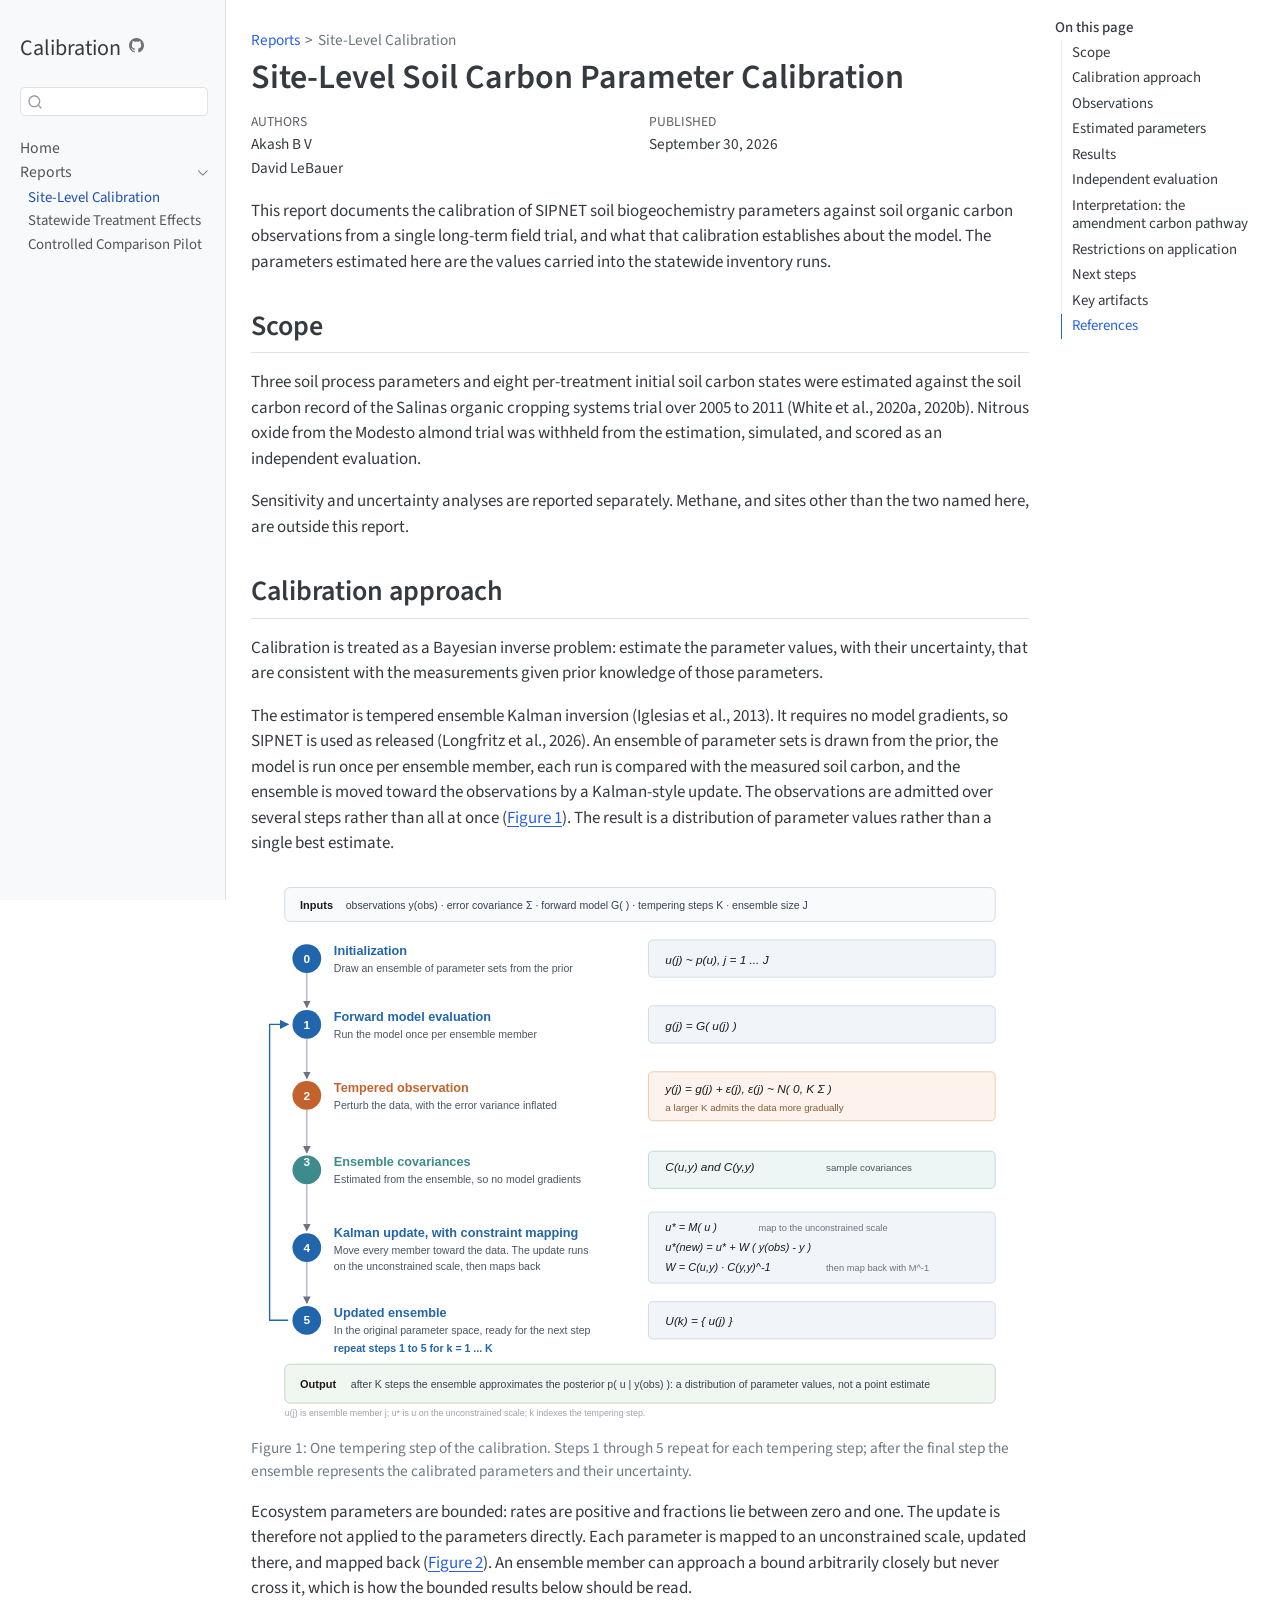
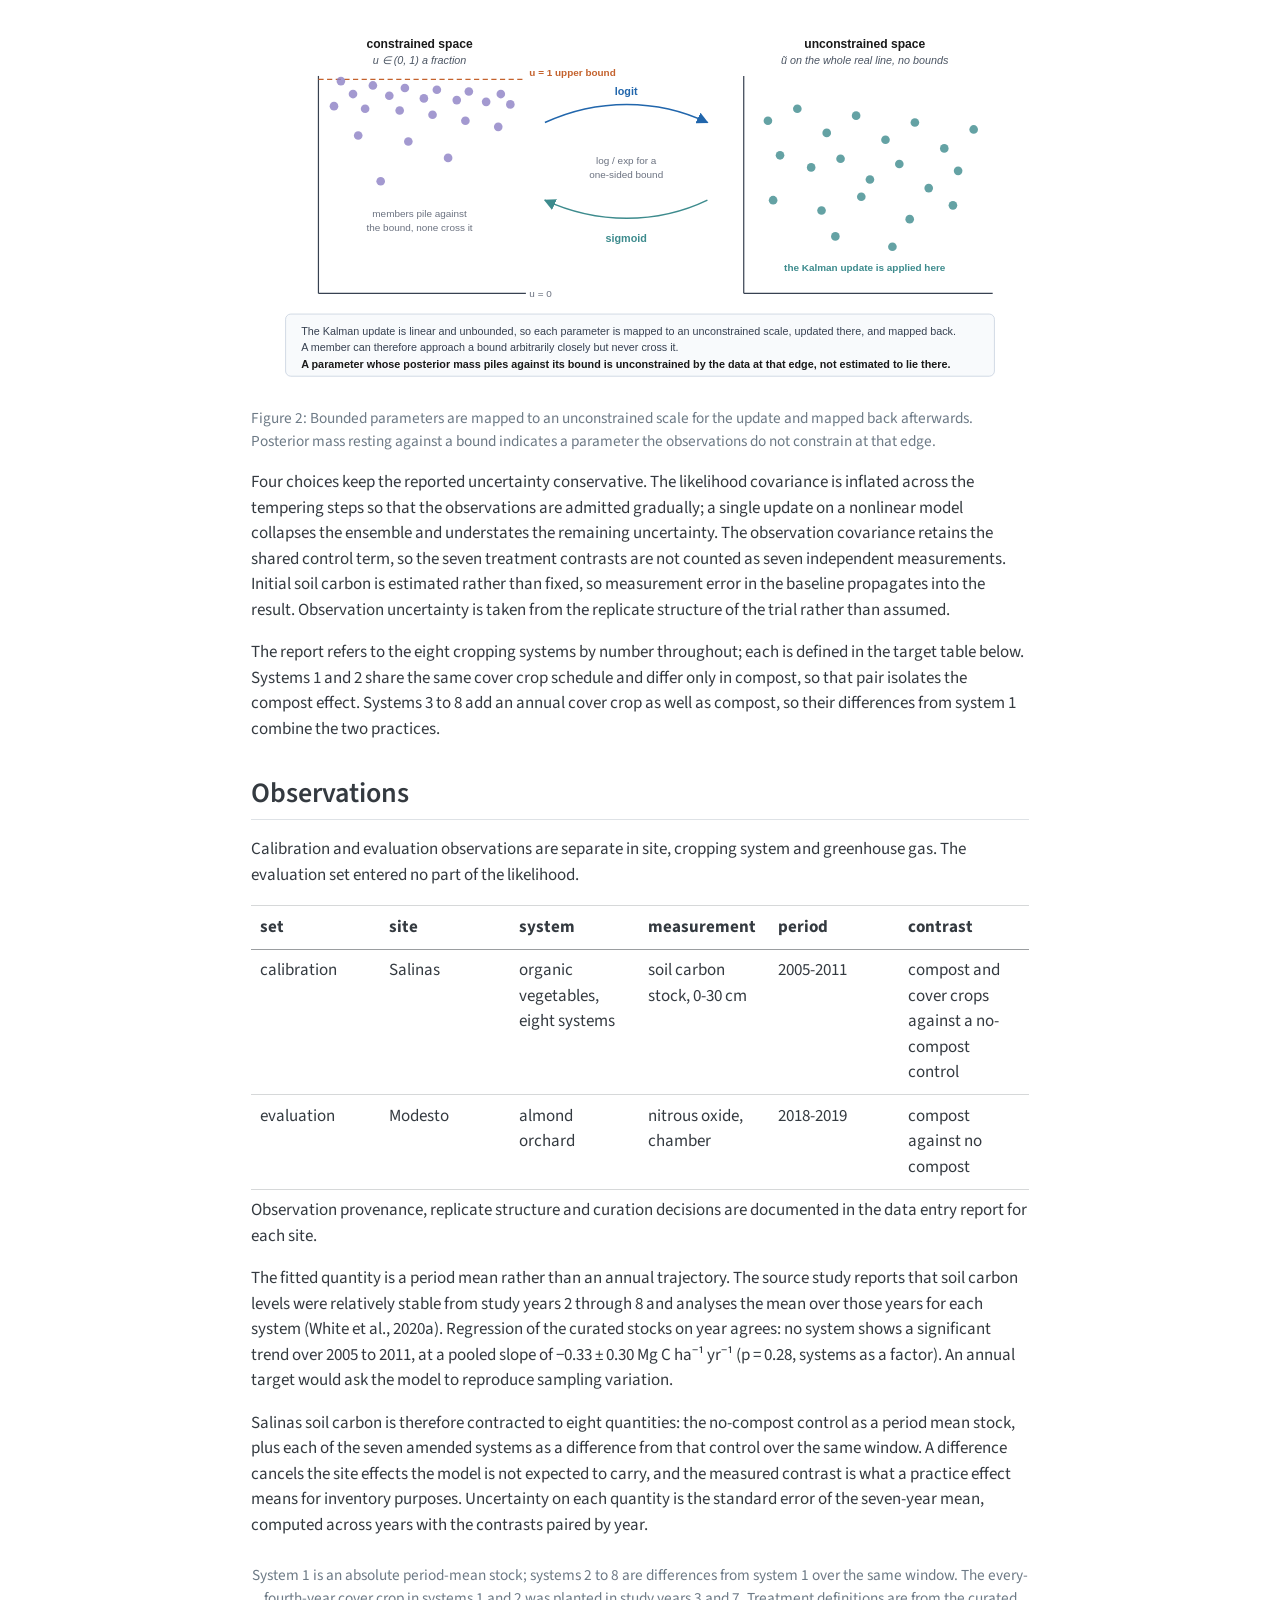
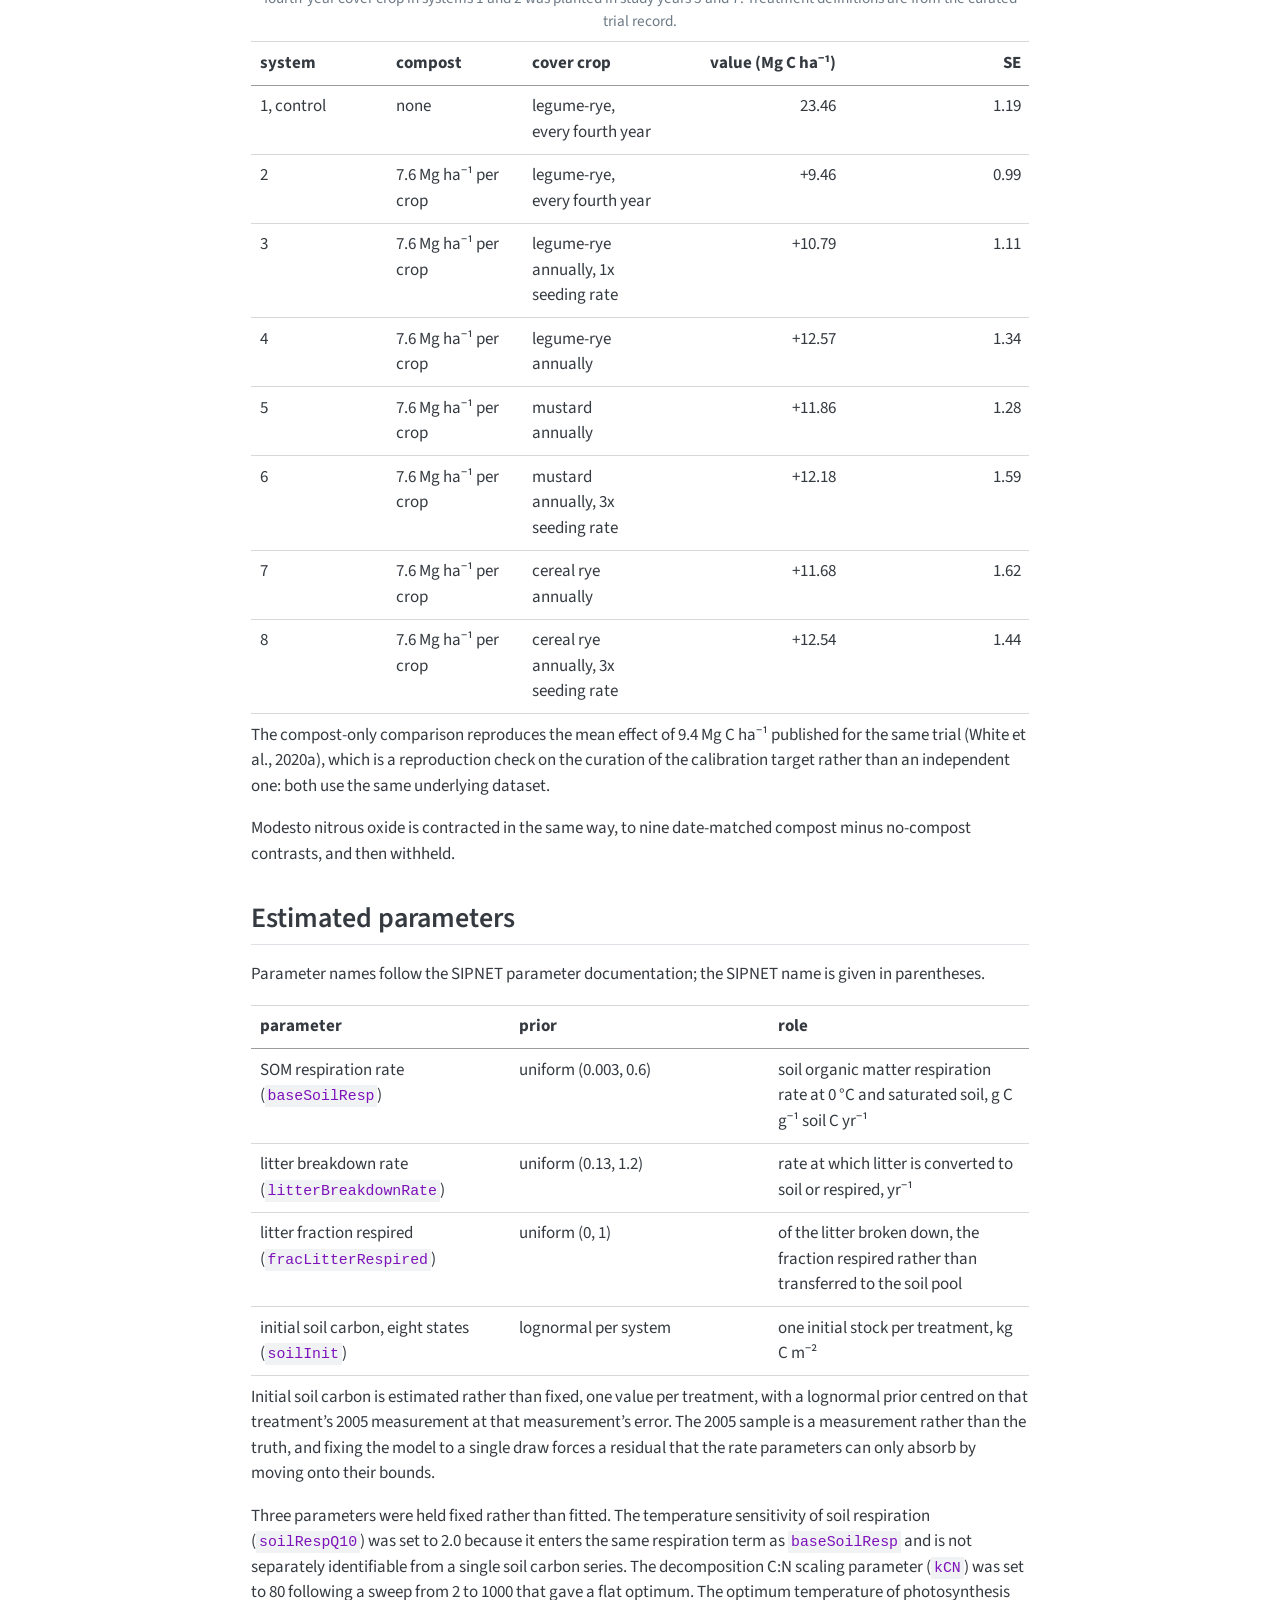
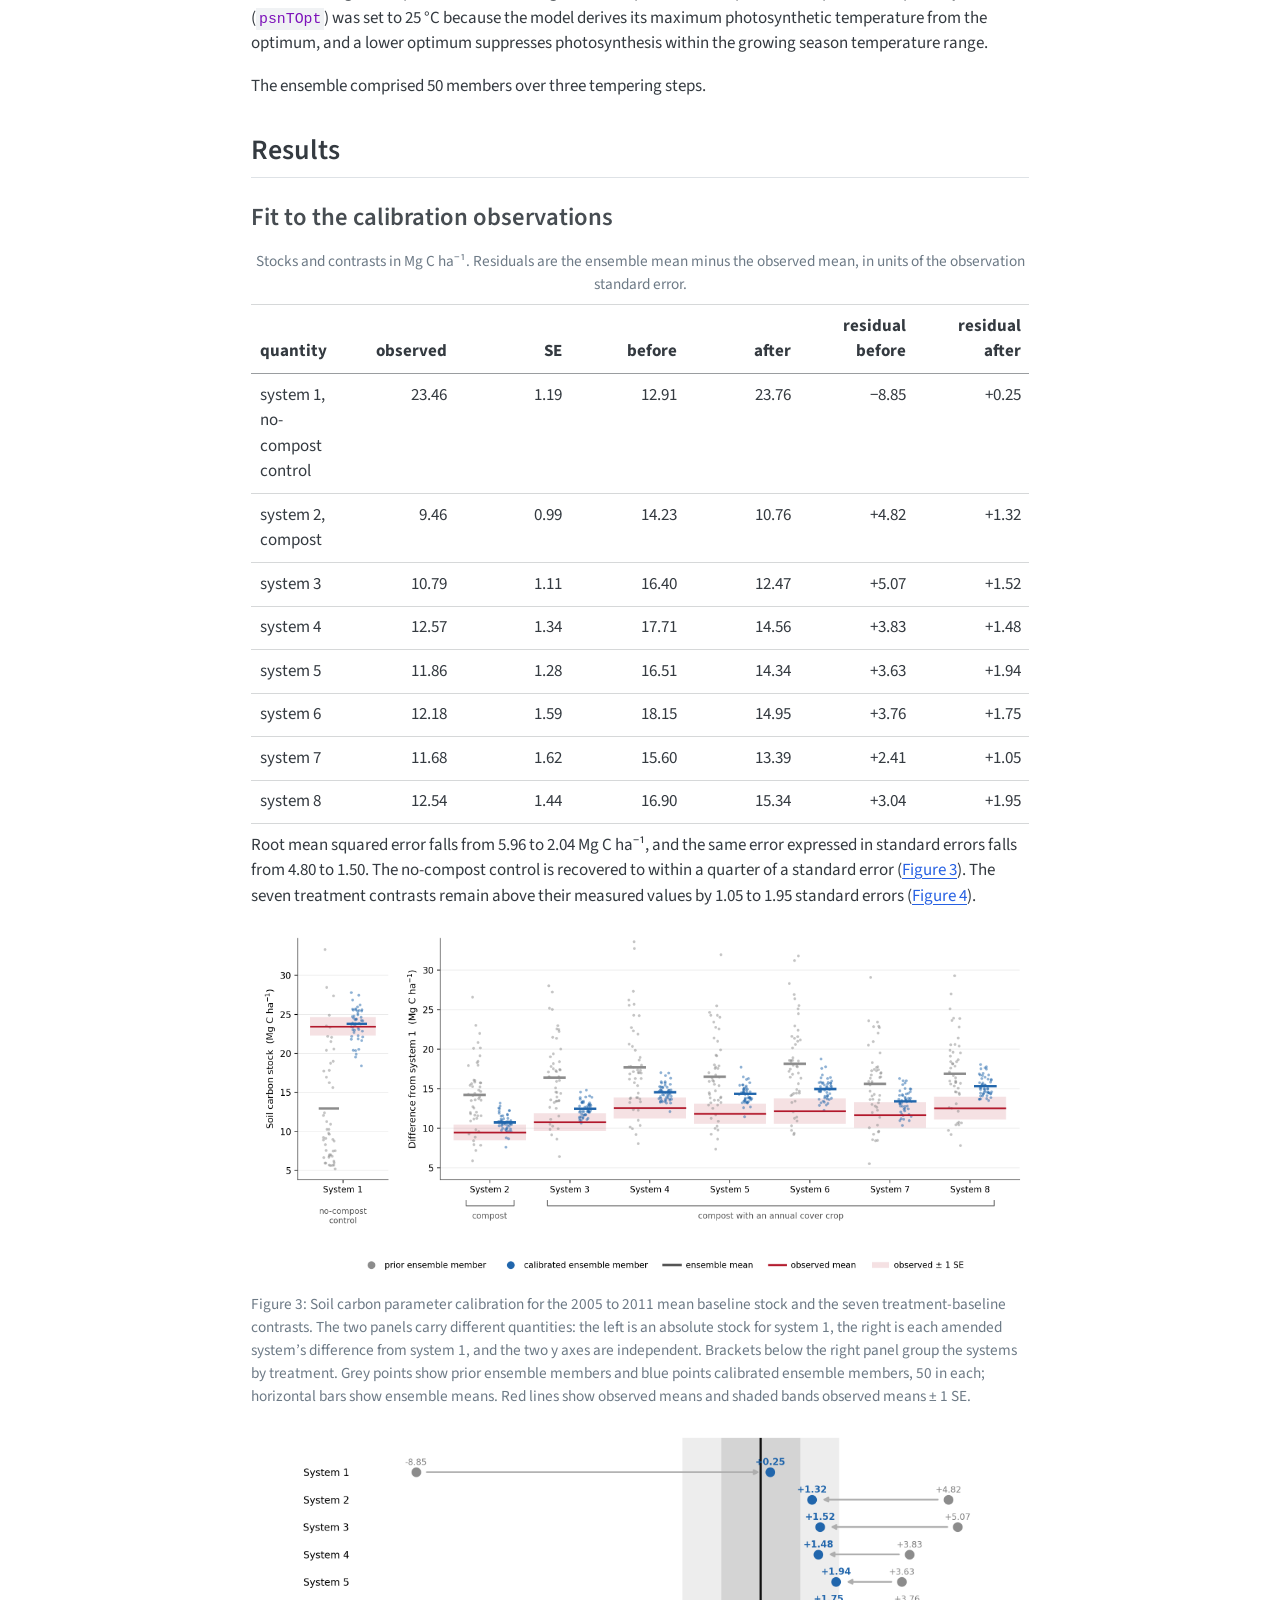
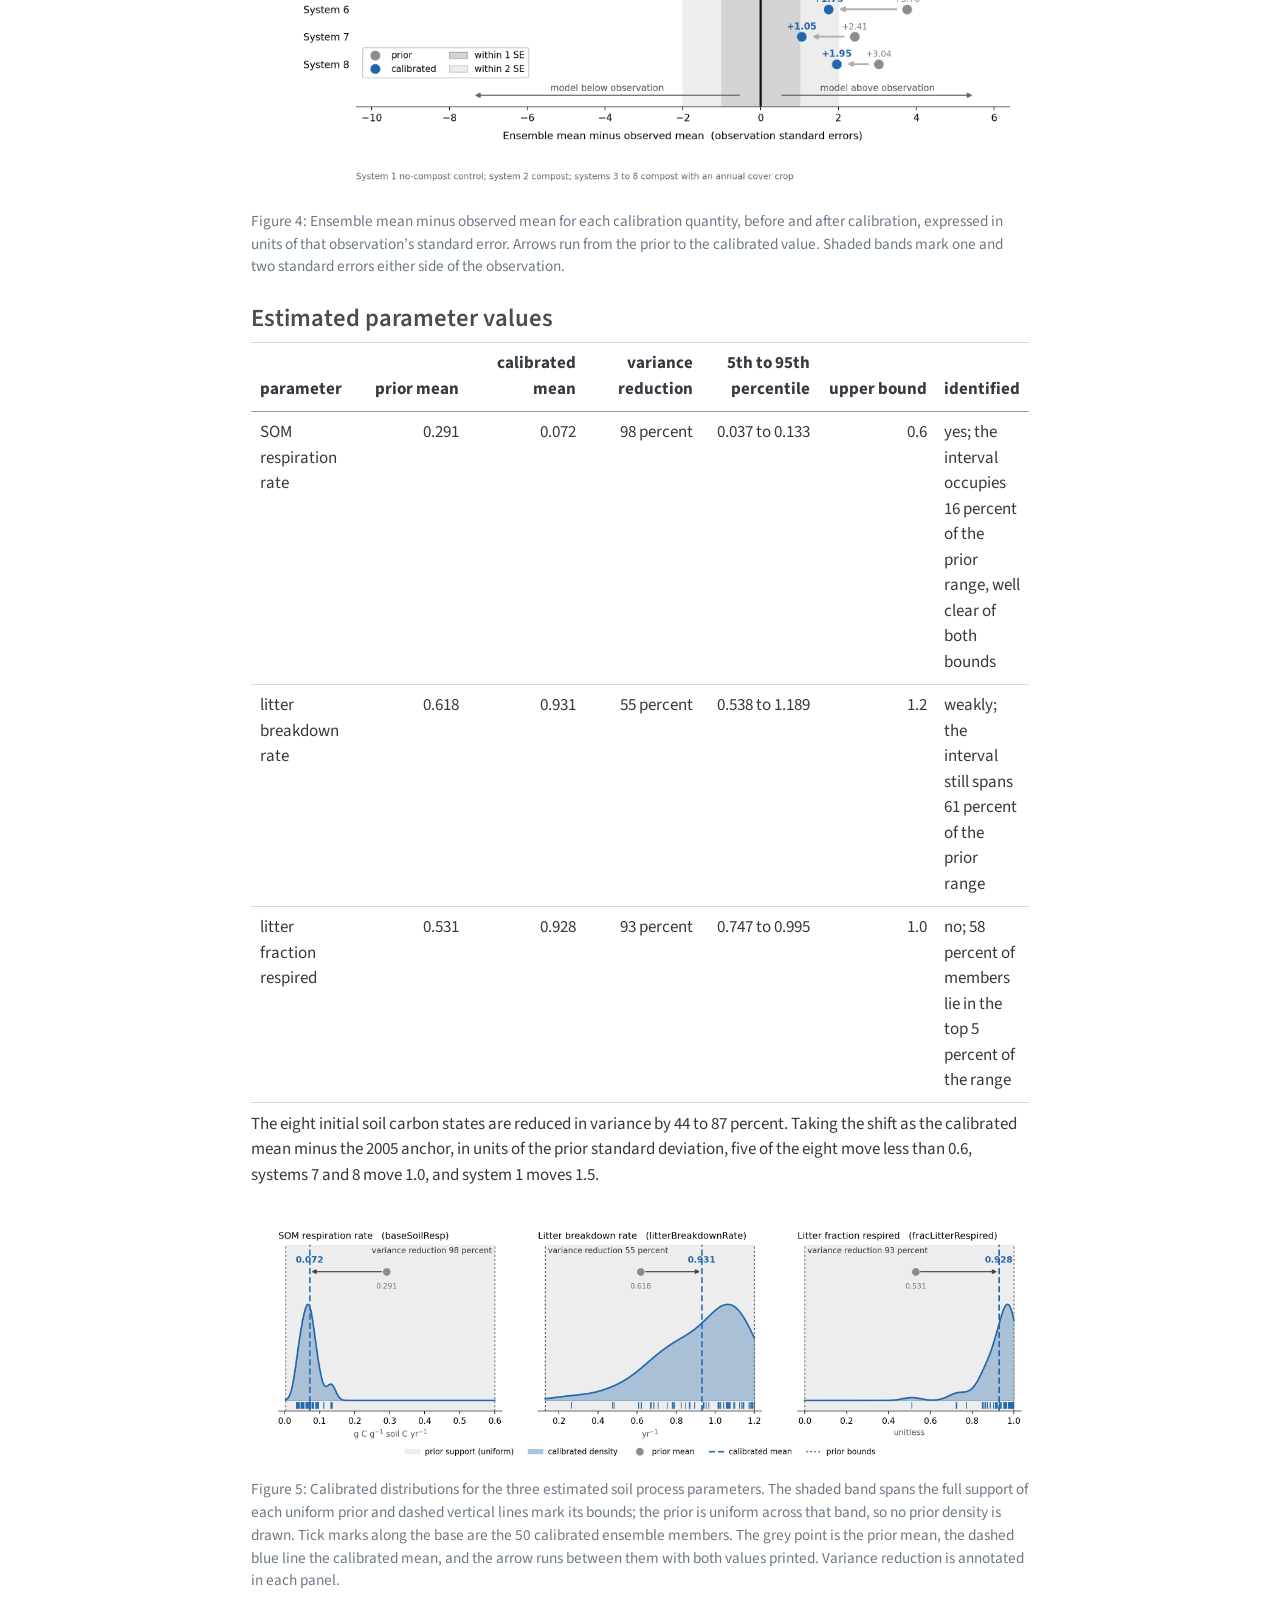
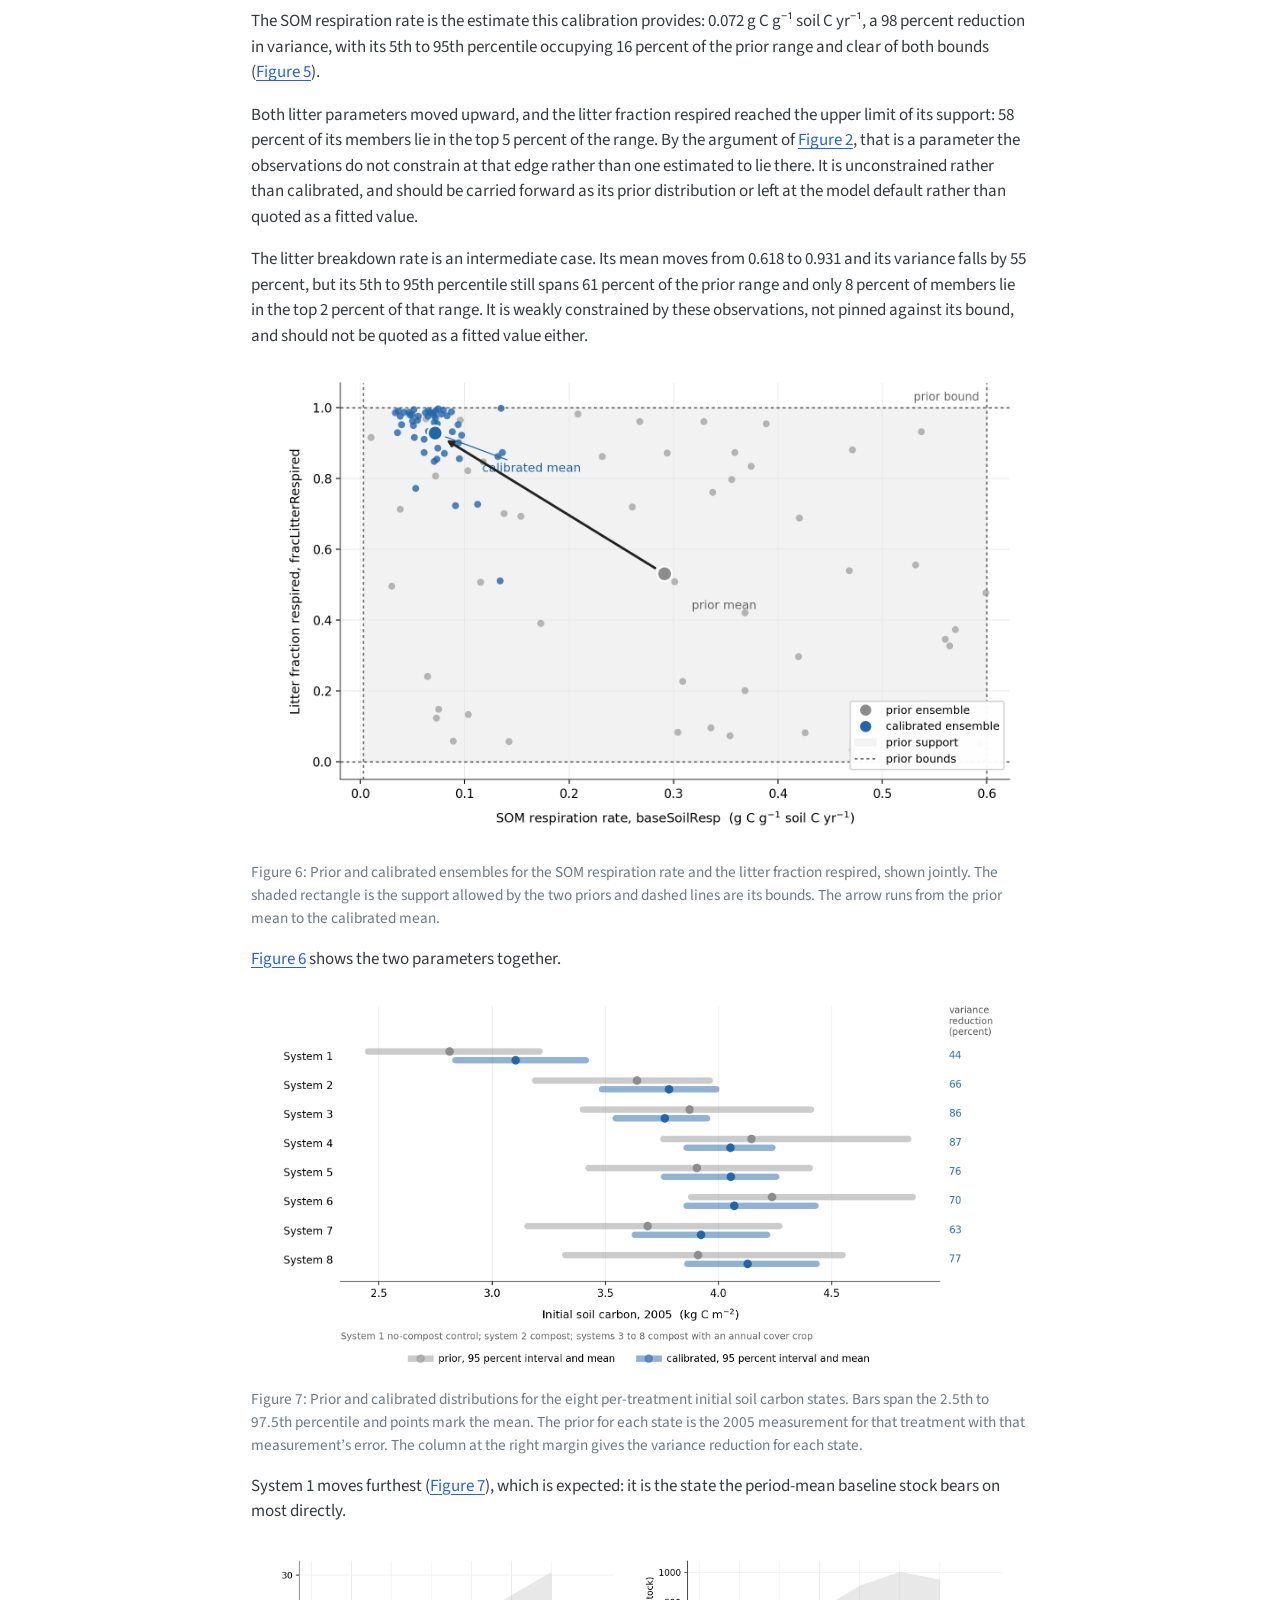
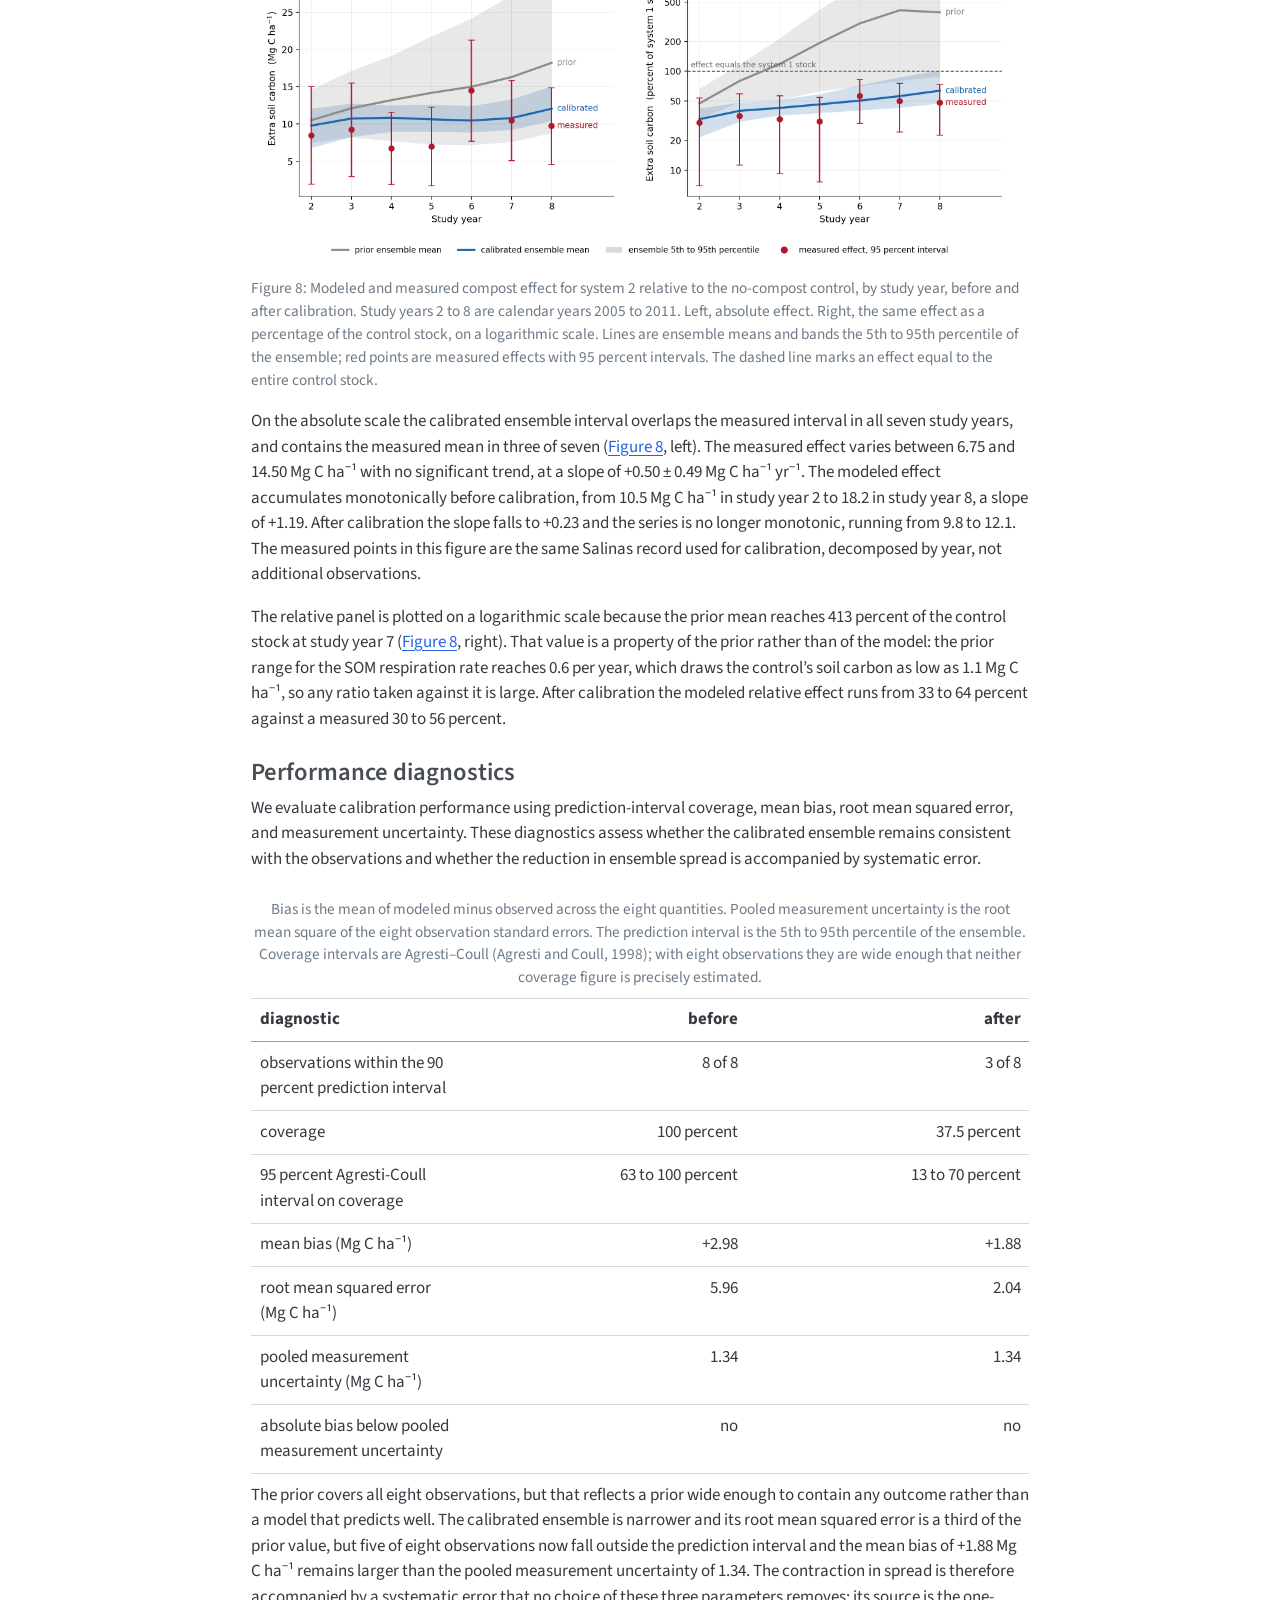
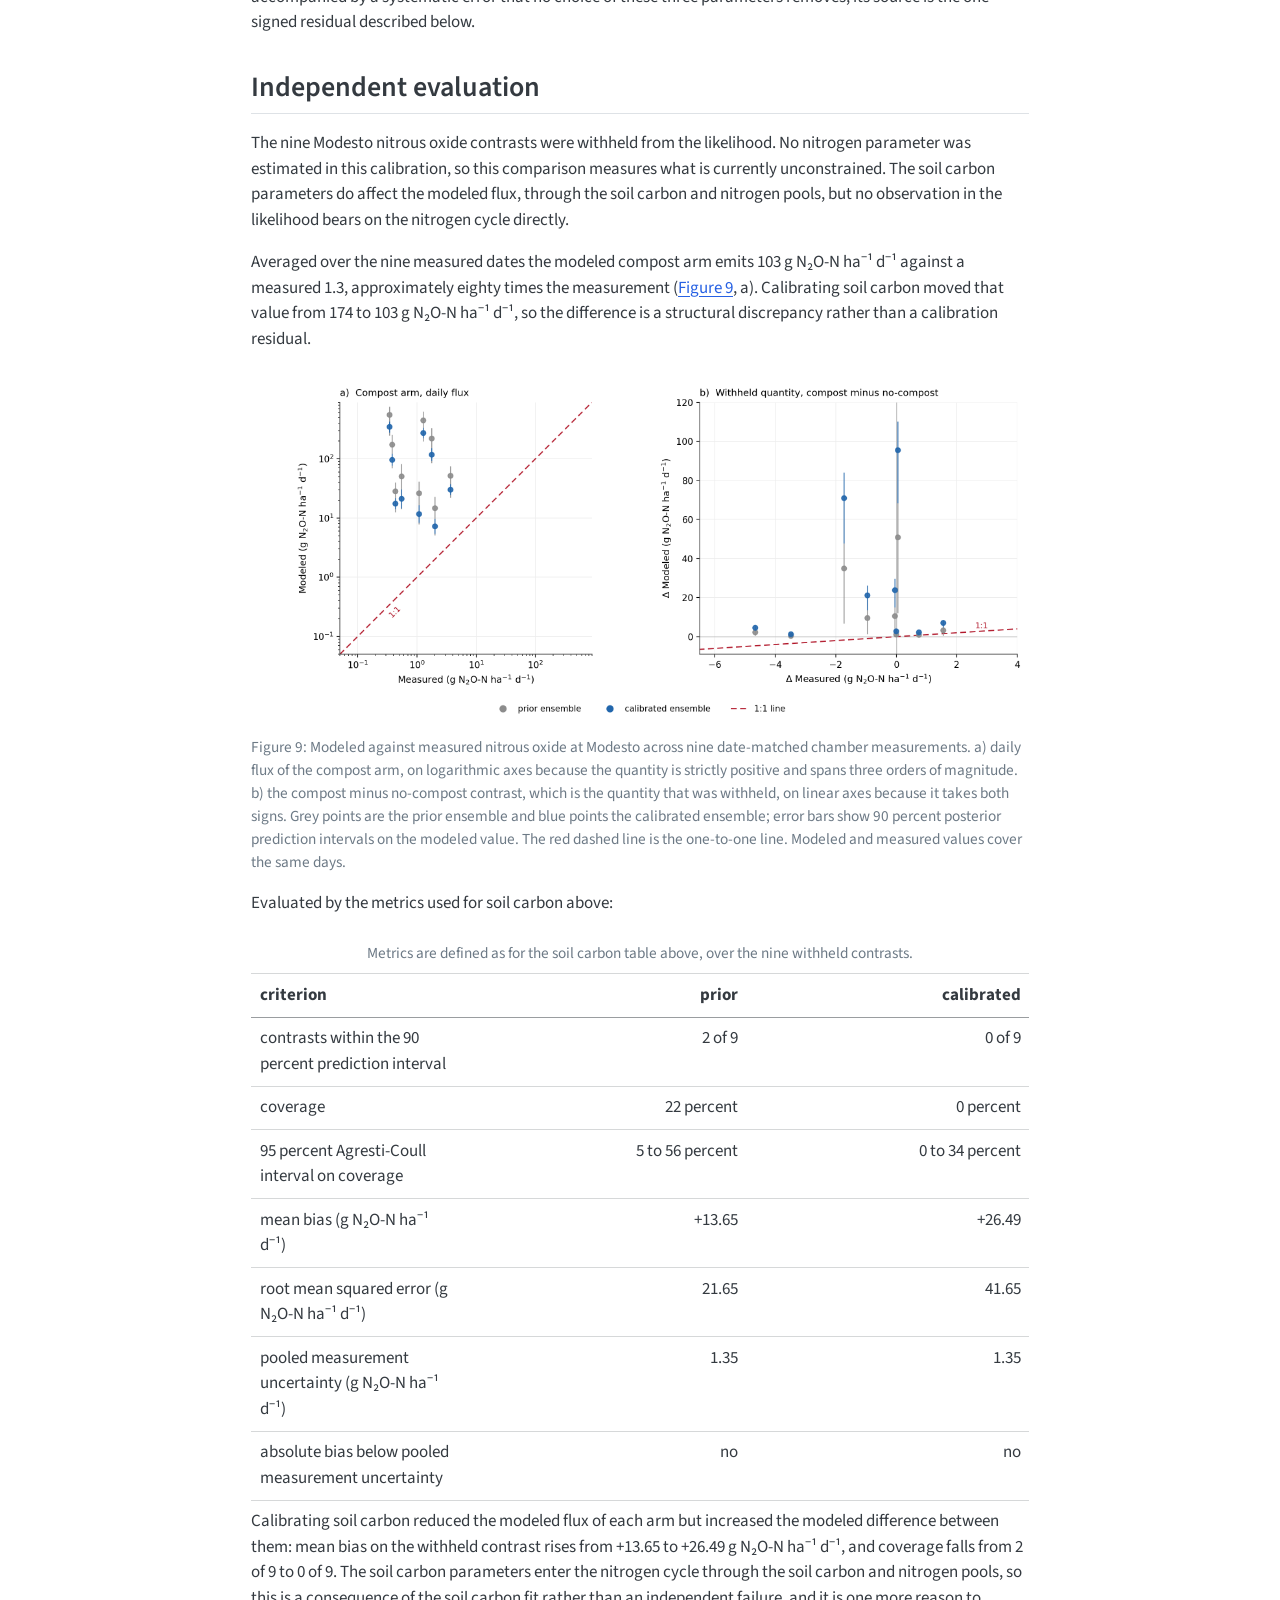
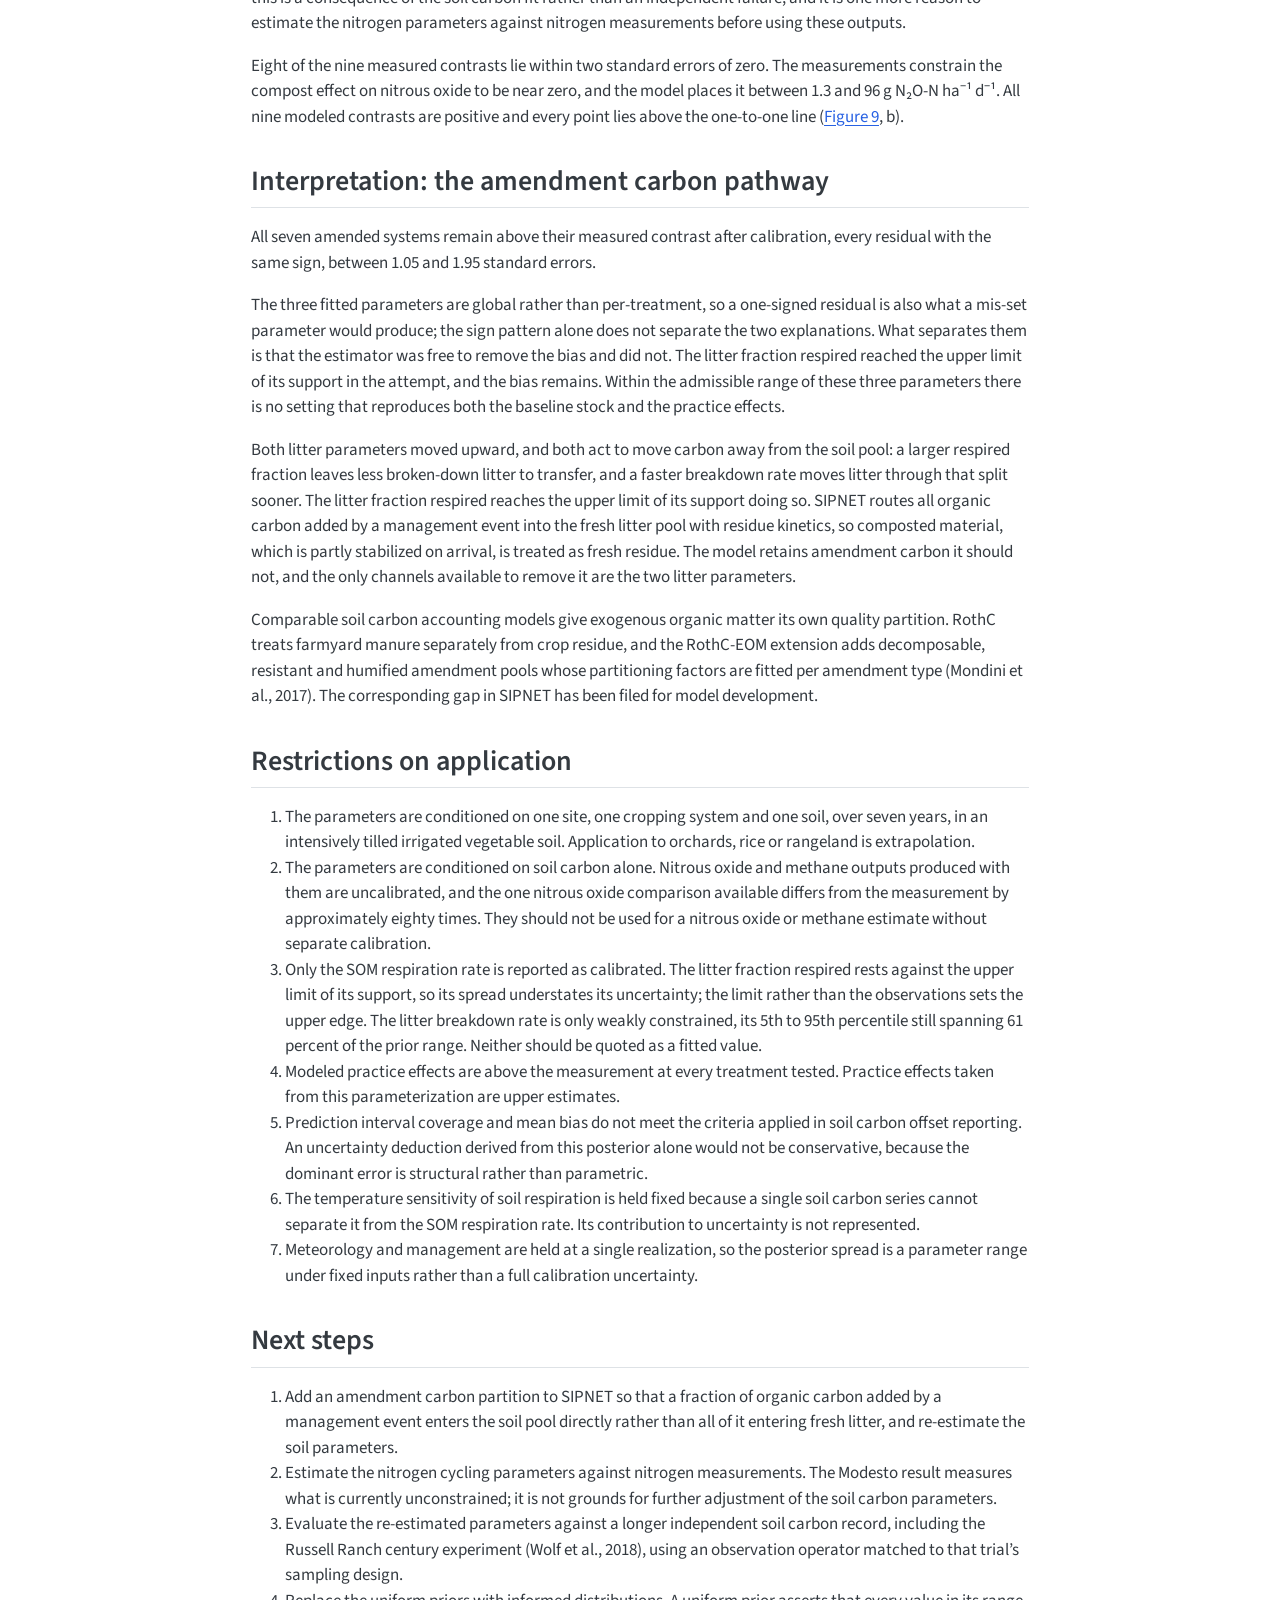
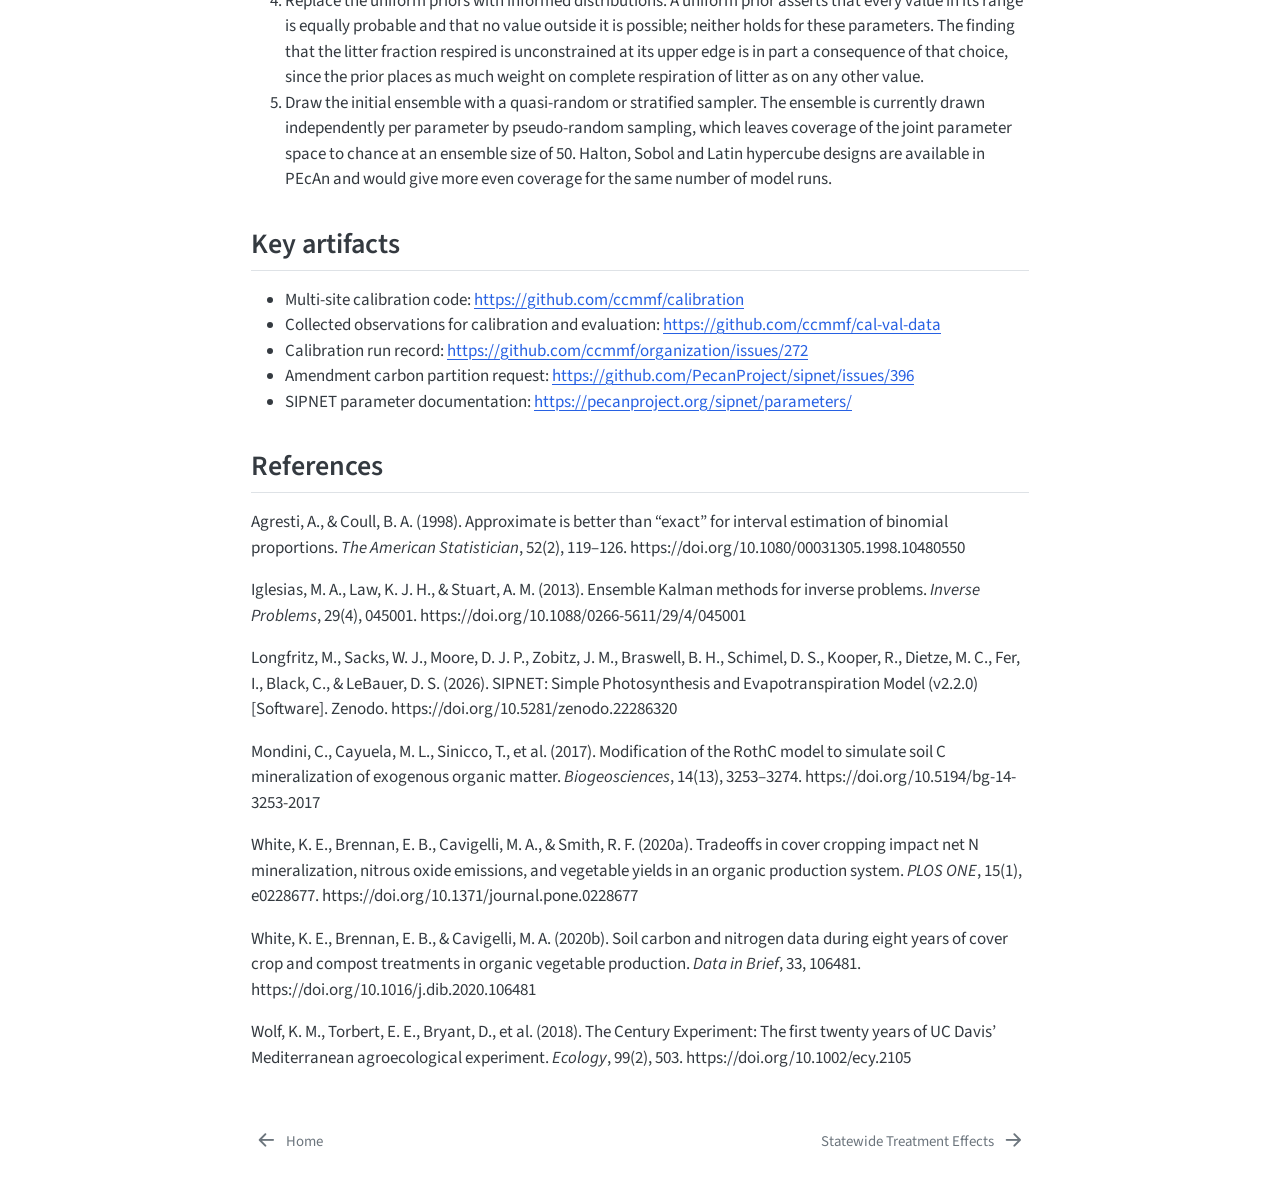
<file: _pr8/reports/site_calibration.html>
<!DOCTYPE html>
<html xmlns="http://www.w3.org/1999/xhtml" lang="en" xml:lang="en"><head>

<meta charset="utf-8">
<meta name="generator" content="quarto-1.8.26">

<meta name="viewport" content="width=device-width, initial-scale=1.0, user-scalable=yes">

<meta name="author" content="Akash B V">
<meta name="author" content="David LeBauer">
<meta name="dcterms.date" content="2026-09-30">

<title>Site-Level Soil Carbon Parameter Calibration – Calibration</title>
<style>
code{white-space: pre-wrap;}
span.smallcaps{font-variant: small-caps;}
div.columns{display: flex; gap: min(4vw, 1.5em);}
div.column{flex: auto; overflow-x: auto;}
div.hanging-indent{margin-left: 1.5em; text-indent: -1.5em;}
ul.task-list{list-style: none;}
ul.task-list li input[type="checkbox"] {
  width: 0.8em;
  margin: 0 0.8em 0.2em -1em; /* quarto-specific, see https://github.com/quarto-dev/quarto-cli/issues/4556 */ 
  vertical-align: middle;
}
</style>


<script src="../site_libs/quarto-nav/quarto-nav.js"></script>
<script src="../site_libs/quarto-nav/headroom.min.js"></script>
<script src="../site_libs/clipboard/clipboard.min.js"></script>
<script src="../site_libs/quarto-search/autocomplete.umd.js"></script>
<script src="../site_libs/quarto-search/fuse.min.js"></script>
<script src="../site_libs/quarto-search/quarto-search.js"></script>
<meta name="quarto:offset" content="../">
<link href="../reports/statewide_effects.html" rel="next">
<link href="../index.html" rel="prev">
<script src="../site_libs/quarto-html/quarto.js" type="module"></script>
<script src="../site_libs/quarto-html/tabsets/tabsets.js" type="module"></script>
<script src="../site_libs/quarto-html/axe/axe-check.js" type="module"></script>
<script src="../site_libs/quarto-html/popper.min.js"></script>
<script src="../site_libs/quarto-html/tippy.umd.min.js"></script>
<script src="../site_libs/quarto-html/anchor.min.js"></script>
<link href="../site_libs/quarto-html/tippy.css" rel="stylesheet">
<link href="../site_libs/quarto-html/quarto-syntax-highlighting-587c61ba64f3a5504c4d52d930310e48.css" rel="stylesheet" id="quarto-text-highlighting-styles">
<script src="../site_libs/bootstrap/bootstrap.min.js"></script>
<link href="../site_libs/bootstrap/bootstrap-icons.css" rel="stylesheet">
<link href="../site_libs/bootstrap/bootstrap-bcb4737e8fbcf1e9dfc00b59f8305558.min.css" rel="stylesheet" append-hash="true" id="quarto-bootstrap" data-mode="light">
<script src="../site_libs/quarto-contrib/glightbox/glightbox.min.js"></script>
<link href="../site_libs/quarto-contrib/glightbox/glightbox.min.css" rel="stylesheet">
<link href="../site_libs/quarto-contrib/glightbox/lightbox.css" rel="stylesheet">
<script id="quarto-search-options" type="application/json">{
  "location": "sidebar",
  "copy-button": false,
  "collapse-after": 3,
  "panel-placement": "start",
  "type": "textbox",
  "limit": 50,
  "keyboard-shortcut": [
    "f",
    "/",
    "s"
  ],
  "show-item-context": false,
  "language": {
    "search-no-results-text": "No results",
    "search-matching-documents-text": "matching documents",
    "search-copy-link-title": "Copy link to search",
    "search-hide-matches-text": "Hide additional matches",
    "search-more-match-text": "more match in this document",
    "search-more-matches-text": "more matches in this document",
    "search-clear-button-title": "Clear",
    "search-text-placeholder": "",
    "search-detached-cancel-button-title": "Cancel",
    "search-submit-button-title": "Submit",
    "search-label": "Search"
  }
}</script>


<link rel="stylesheet" href="../report-styles.css">
</head>

<body class="nav-sidebar docked quarto-light">

<div id="quarto-search-results"></div>
  <header id="quarto-header" class="headroom fixed-top">
  <nav class="quarto-secondary-nav">
    <div class="container-fluid d-flex">
      <button type="button" class="quarto-btn-toggle btn" data-bs-toggle="collapse" role="button" data-bs-target=".quarto-sidebar-collapse-item" aria-controls="quarto-sidebar" aria-expanded="false" aria-label="Toggle sidebar navigation" onclick="if (window.quartoToggleHeadroom) { window.quartoToggleHeadroom(); }">
        <i class="bi bi-layout-text-sidebar-reverse"></i>
      </button>
        <nav class="quarto-page-breadcrumbs" aria-label="breadcrumb"><ol class="breadcrumb"><li class="breadcrumb-item"><a href="../reports/site_calibration.html">Reports</a></li><li class="breadcrumb-item"><a href="../reports/site_calibration.html">Site-Level Calibration</a></li></ol></nav>
        <a class="flex-grow-1" role="navigation" data-bs-toggle="collapse" data-bs-target=".quarto-sidebar-collapse-item" aria-controls="quarto-sidebar" aria-expanded="false" aria-label="Toggle sidebar navigation" onclick="if (window.quartoToggleHeadroom) { window.quartoToggleHeadroom(); }">      
        </a>
      <button type="button" class="btn quarto-search-button" aria-label="Search" onclick="window.quartoOpenSearch();">
        <i class="bi bi-search"></i>
      </button>
    </div>
  </nav>
</header>
<!-- content -->
<div id="quarto-content" class="quarto-container page-columns page-rows-contents page-layout-article">
<!-- sidebar -->
  <nav id="quarto-sidebar" class="sidebar collapse collapse-horizontal quarto-sidebar-collapse-item sidebar-navigation docked overflow-auto">
    <div class="pt-lg-2 mt-2 text-left sidebar-header">
    <div class="sidebar-title mb-0 py-0">
      <a href="../">Calibration</a> 
        <div class="sidebar-tools-main">
    <a href="https://github.com/ccmmf/calibration" title="" class="quarto-navigation-tool px-1" aria-label=""><i class="bi bi-github"></i></a>
</div>
    </div>
      </div>
        <div class="mt-2 flex-shrink-0 align-items-center">
        <div class="sidebar-search">
        <div id="quarto-search" class="" title="Search"></div>
        </div>
        </div>
    <div class="sidebar-menu-container"> 
    <ul class="list-unstyled mt-1">
        <li class="sidebar-item">
  <div class="sidebar-item-container"> 
  <a href="../index.html" class="sidebar-item-text sidebar-link">
 <span class="menu-text">Home</span></a>
  </div>
</li>
        <li class="sidebar-item sidebar-item-section">
      <div class="sidebar-item-container"> 
            <a class="sidebar-item-text sidebar-link text-start" data-bs-toggle="collapse" data-bs-target="#quarto-sidebar-section-1" role="navigation" aria-expanded="true">
 <span class="menu-text">Reports</span></a>
          <a class="sidebar-item-toggle text-start" data-bs-toggle="collapse" data-bs-target="#quarto-sidebar-section-1" role="navigation" aria-expanded="true" aria-label="Toggle section">
            <i class="bi bi-chevron-right ms-2"></i>
          </a> 
      </div>
      <ul id="quarto-sidebar-section-1" class="collapse list-unstyled sidebar-section depth1 show">  
          <li class="sidebar-item">
  <div class="sidebar-item-container"> 
  <a href="../reports/site_calibration.html" class="sidebar-item-text sidebar-link active">
 <span class="menu-text">Site-Level Calibration</span></a>
  </div>
</li>
          <li class="sidebar-item">
  <div class="sidebar-item-container"> 
  <a href="../reports/statewide_effects.html" class="sidebar-item-text sidebar-link">
 <span class="menu-text">Statewide Treatment Effects</span></a>
  </div>
</li>
          <li class="sidebar-item">
  <div class="sidebar-item-container"> 
  <a href="../reports/controlled_benchmark.html" class="sidebar-item-text sidebar-link">
 <span class="menu-text">Controlled Comparison Pilot</span></a>
  </div>
</li>
      </ul>
  </li>
    </ul>
    </div>
</nav>
<div id="quarto-sidebar-glass" class="quarto-sidebar-collapse-item" data-bs-toggle="collapse" data-bs-target=".quarto-sidebar-collapse-item"></div>
<!-- margin-sidebar -->
    <div id="quarto-margin-sidebar" class="sidebar margin-sidebar">
        <nav id="TOC" role="doc-toc" class="toc-active">
    <h2 id="toc-title">On this page</h2>
   
  <ul>
  <li><a href="#scope" id="toc-scope" class="nav-link active" data-scroll-target="#scope">Scope</a></li>
  <li><a href="#calibration-approach" id="toc-calibration-approach" class="nav-link" data-scroll-target="#calibration-approach">Calibration approach</a></li>
  <li><a href="#observations" id="toc-observations" class="nav-link" data-scroll-target="#observations">Observations</a></li>
  <li><a href="#estimated-parameters" id="toc-estimated-parameters" class="nav-link" data-scroll-target="#estimated-parameters">Estimated parameters</a></li>
  <li><a href="#results" id="toc-results" class="nav-link" data-scroll-target="#results">Results</a>
  <ul class="collapse">
  <li><a href="#fit-to-the-calibration-observations" id="toc-fit-to-the-calibration-observations" class="nav-link" data-scroll-target="#fit-to-the-calibration-observations">Fit to the calibration observations</a></li>
  <li><a href="#estimated-parameter-values" id="toc-estimated-parameter-values" class="nav-link" data-scroll-target="#estimated-parameter-values">Estimated parameter values</a></li>
  <li><a href="#performance-diagnostics" id="toc-performance-diagnostics" class="nav-link" data-scroll-target="#performance-diagnostics">Performance diagnostics</a></li>
  </ul></li>
  <li><a href="#independent-evaluation" id="toc-independent-evaluation" class="nav-link" data-scroll-target="#independent-evaluation">Independent evaluation</a></li>
  <li><a href="#interpretation-the-amendment-carbon-pathway" id="toc-interpretation-the-amendment-carbon-pathway" class="nav-link" data-scroll-target="#interpretation-the-amendment-carbon-pathway">Interpretation: the amendment carbon pathway</a></li>
  <li><a href="#restrictions-on-application" id="toc-restrictions-on-application" class="nav-link" data-scroll-target="#restrictions-on-application">Restrictions on application</a></li>
  <li><a href="#next-steps" id="toc-next-steps" class="nav-link" data-scroll-target="#next-steps">Next steps</a></li>
  <li><a href="#key-artifacts" id="toc-key-artifacts" class="nav-link" data-scroll-target="#key-artifacts">Key artifacts</a></li>
  <li><a href="#references" id="toc-references" class="nav-link" data-scroll-target="#references">References</a></li>
  </ul>
</nav>
    </div>
<!-- main -->
<main class="content" id="quarto-document-content">

<header id="title-block-header" class="quarto-title-block default"><nav class="quarto-page-breadcrumbs quarto-title-breadcrumbs d-none d-lg-block" aria-label="breadcrumb"><ol class="breadcrumb"><li class="breadcrumb-item"><a href="../reports/site_calibration.html">Reports</a></li><li class="breadcrumb-item"><a href="../reports/site_calibration.html">Site-Level Calibration</a></li></ol></nav>
<div class="quarto-title">
<h1 class="title">Site-Level Soil Carbon Parameter Calibration</h1>
</div>



<div class="quarto-title-meta">

    <div>
    <div class="quarto-title-meta-heading">Authors</div>
    <div class="quarto-title-meta-contents">
             <p>Akash B V </p>
             <p>David LeBauer </p>
          </div>
  </div>
    
    <div>
    <div class="quarto-title-meta-heading">Published</div>
    <div class="quarto-title-meta-contents">
      <p class="date">September 30, 2026</p>
    </div>
  </div>
  
    
  </div>
  


</header>


<p>This report documents the calibration of SIPNET soil biogeochemistry parameters against soil organic carbon observations from a single long-term field trial, and what that calibration establishes about the model. The parameters estimated here are the values carried into the statewide inventory runs.</p>
<section id="scope" class="level2">
<h2 class="anchored" data-anchor-id="scope">Scope</h2>
<p>Three soil process parameters and eight per-treatment initial soil carbon states were estimated against the soil carbon record of the Salinas organic cropping systems trial over 2005 to 2011 (White et al., 2020a, 2020b). Nitrous oxide from the Modesto almond trial was withheld from the estimation, simulated, and scored as an independent evaluation.</p>
<p>Sensitivity and uncertainty analyses are reported separately. Methane, and sites other than the two named here, are outside this report.</p>
</section>
<section id="calibration-approach" class="level2">
<h2 class="anchored" data-anchor-id="calibration-approach">Calibration approach</h2>
<p>Calibration is treated as a Bayesian inverse problem: estimate the parameter values, with their uncertainty, that are consistent with the measurements given prior knowledge of those parameters.</p>
<p>The estimator is tempered ensemble Kalman inversion (Iglesias et al., 2013). It requires no model gradients, so SIPNET is used as released (Longfritz et al., 2026). An ensemble of parameter sets is drawn from the prior, the model is run once per ensemble member, each run is compared with the measured soil carbon, and the ensemble is moved toward the observations by a Kalman-style update. The observations are admitted over several steps rather than all at once (<a href="#fig-eki" class="quarto-xref">Figure&nbsp;1</a>). The result is a distribution of parameter values rather than a single best estimate.</p>
<div id="fig-eki" class="quarto-float quarto-figure quarto-figure-center anchored" data-fig-align="center">
<figure class="quarto-float quarto-float-fig figure">
<div aria-describedby="fig-eki-caption-0ceaefa1-69ba-4598-a22c-09a6ac19f8ca">
<a href="figures/eki_algorithm.svg" class="lightbox" data-gallery="quarto-lightbox-gallery-1" title="Figure&nbsp;1: One tempering step of the calibration. Steps 1 through 5 repeat for each tempering step; after the final step the ensemble represents the calibrated parameters and their uncertainty."><img src="figures/eki_algorithm.svg" class="img-fluid quarto-figure quarto-figure-center figure-img" style="width:100.0%"></a>
</div>
<figcaption class="quarto-float-caption-bottom quarto-float-caption quarto-float-fig" id="fig-eki-caption-0ceaefa1-69ba-4598-a22c-09a6ac19f8ca">
Figure&nbsp;1: One tempering step of the calibration. Steps 1 through 5 repeat for each tempering step; after the final step the ensemble represents the calibrated parameters and their uncertainty.
</figcaption>
</figure>
</div>
<p>Ecosystem parameters are bounded: rates are positive and fractions lie between zero and one. The update is therefore not applied to the parameters directly. Each parameter is mapped to an unconstrained scale, updated there, and mapped back (<a href="#fig-constraint" class="quarto-xref">Figure&nbsp;2</a>). An ensemble member can approach a bound arbitrarily closely but never cross it, which is how the bounded results below should be read.</p>
<div id="fig-constraint" class="quarto-float quarto-figure quarto-figure-center anchored" data-fig-align="center">
<figure class="quarto-float quarto-float-fig figure">
<div aria-describedby="fig-constraint-caption-0ceaefa1-69ba-4598-a22c-09a6ac19f8ca">
<a href="figures/constraint_mapping.svg" class="lightbox" data-gallery="quarto-lightbox-gallery-2" title="Figure&nbsp;2: Bounded parameters are mapped to an unconstrained scale for the update and mapped back afterwards. Posterior mass resting against a bound indicates a parameter the observations do not constrain at that edge."><img src="figures/constraint_mapping.svg" class="img-fluid quarto-figure quarto-figure-center figure-img" style="width:100.0%"></a>
</div>
<figcaption class="quarto-float-caption-bottom quarto-float-caption quarto-float-fig" id="fig-constraint-caption-0ceaefa1-69ba-4598-a22c-09a6ac19f8ca">
Figure&nbsp;2: Bounded parameters are mapped to an unconstrained scale for the update and mapped back afterwards. Posterior mass resting against a bound indicates a parameter the observations do not constrain at that edge.
</figcaption>
</figure>
</div>
<p>Four choices keep the reported uncertainty conservative. The likelihood covariance is inflated across the tempering steps so that the observations are admitted gradually; a single update on a nonlinear model collapses the ensemble and understates the remaining uncertainty. The observation covariance retains the shared control term, so the seven treatment contrasts are not counted as seven independent measurements. Initial soil carbon is estimated rather than fixed, so measurement error in the baseline propagates into the result. Observation uncertainty is taken from the replicate structure of the trial rather than assumed.</p>
<p>The report refers to the eight cropping systems by number throughout; each is defined in the target table below. Systems 1 and 2 share the same cover crop schedule and differ only in compost, so that pair isolates the compost effect. Systems 3 to 8 add an annual cover crop as well as compost, so their differences from system 1 combine the two practices.</p>
</section>
<section id="observations" class="level2">
<h2 class="anchored" data-anchor-id="observations">Observations</h2>
<p>Calibration and evaluation observations are separate in site, cropping system and greenhouse gas. The evaluation set entered no part of the likelihood.</p>
<table class="caption-top table">
<colgroup>
<col style="width: 16%">
<col style="width: 16%">
<col style="width: 16%">
<col style="width: 16%">
<col style="width: 16%">
<col style="width: 16%">
</colgroup>
<thead>
<tr class="header">
<th>set</th>
<th>site</th>
<th>system</th>
<th>measurement</th>
<th>period</th>
<th>contrast</th>
</tr>
</thead>
<tbody>
<tr class="odd">
<td>calibration</td>
<td>Salinas</td>
<td>organic vegetables, eight systems</td>
<td>soil carbon stock, 0-30 cm</td>
<td>2005-2011</td>
<td>compost and cover crops against a no-compost control</td>
</tr>
<tr class="even">
<td>evaluation</td>
<td>Modesto</td>
<td>almond orchard</td>
<td>nitrous oxide, chamber</td>
<td>2018-2019</td>
<td>compost against no compost</td>
</tr>
</tbody>
</table>
<p>Observation provenance, replicate structure and curation decisions are documented in the data entry report for each site.</p>
<p>The fitted quantity is a period mean rather than an annual trajectory. The source study reports that soil carbon levels were relatively stable from study years 2 through 8 and analyses the mean over those years for each system (White et al., 2020a). Regression of the curated stocks on year agrees: no system shows a significant trend over 2005 to 2011, at a pooled slope of −0.33 ± 0.30 Mg C ha⁻¹ yr⁻¹ (p = 0.28, systems as a factor). An annual target would ask the model to reproduce sampling variation.</p>
<p>Salinas soil carbon is therefore contracted to eight quantities: the no-compost control as a period mean stock, plus each of the seven amended systems as a difference from that control over the same window. A difference cancels the site effects the model is not expected to carry, and the measured contrast is what a practice effect means for inventory purposes. Uncertainty on each quantity is the standard error of the seven-year mean, computed across years with the contrasts paired by year.</p>
<table class="caption-top table">
<caption>System 1 is an absolute period-mean stock; systems 2 to 8 are differences from system 1 over the same window. The every-fourth-year cover crop in systems 1 and 2 was planted in study years 3 and 7. Treatment definitions are from the curated trial record.</caption>
<colgroup>
<col style="width: 17%">
<col style="width: 17%">
<col style="width: 17%">
<col style="width: 23%">
<col style="width: 23%">
</colgroup>
<thead>
<tr class="header">
<th>system</th>
<th>compost</th>
<th>cover crop</th>
<th style="text-align: right;">value (Mg C ha⁻¹)</th>
<th style="text-align: right;">SE</th>
</tr>
</thead>
<tbody>
<tr class="odd">
<td>1, control</td>
<td>none</td>
<td>legume-rye, every fourth year</td>
<td style="text-align: right;">23.46</td>
<td style="text-align: right;">1.19</td>
</tr>
<tr class="even">
<td>2</td>
<td>7.6 Mg ha⁻¹ per crop</td>
<td>legume-rye, every fourth year</td>
<td style="text-align: right;">+9.46</td>
<td style="text-align: right;">0.99</td>
</tr>
<tr class="odd">
<td>3</td>
<td>7.6 Mg ha⁻¹ per crop</td>
<td>legume-rye annually, 1x seeding rate</td>
<td style="text-align: right;">+10.79</td>
<td style="text-align: right;">1.11</td>
</tr>
<tr class="even">
<td>4</td>
<td>7.6 Mg ha⁻¹ per crop</td>
<td>legume-rye annually</td>
<td style="text-align: right;">+12.57</td>
<td style="text-align: right;">1.34</td>
</tr>
<tr class="odd">
<td>5</td>
<td>7.6 Mg ha⁻¹ per crop</td>
<td>mustard annually</td>
<td style="text-align: right;">+11.86</td>
<td style="text-align: right;">1.28</td>
</tr>
<tr class="even">
<td>6</td>
<td>7.6 Mg ha⁻¹ per crop</td>
<td>mustard annually, 3x seeding rate</td>
<td style="text-align: right;">+12.18</td>
<td style="text-align: right;">1.59</td>
</tr>
<tr class="odd">
<td>7</td>
<td>7.6 Mg ha⁻¹ per crop</td>
<td>cereal rye annually</td>
<td style="text-align: right;">+11.68</td>
<td style="text-align: right;">1.62</td>
</tr>
<tr class="even">
<td>8</td>
<td>7.6 Mg ha⁻¹ per crop</td>
<td>cereal rye annually, 3x seeding rate</td>
<td style="text-align: right;">+12.54</td>
<td style="text-align: right;">1.44</td>
</tr>
</tbody>
</table>
<p>The compost-only comparison reproduces the mean effect of 9.4 Mg C ha⁻¹ published for the same trial (White et al., 2020a), which is a reproduction check on the curation of the calibration target rather than an independent one: both use the same underlying dataset.</p>
<p>Modesto nitrous oxide is contracted in the same way, to nine date-matched compost minus no-compost contrasts, and then withheld.</p>
</section>
<section id="estimated-parameters" class="level2">
<h2 class="anchored" data-anchor-id="estimated-parameters">Estimated parameters</h2>
<p>Parameter names follow the SIPNET parameter documentation; the SIPNET name is given in parentheses.</p>
<table class="caption-top table">
<colgroup>
<col style="width: 33%">
<col style="width: 33%">
<col style="width: 33%">
</colgroup>
<thead>
<tr class="header">
<th>parameter</th>
<th>prior</th>
<th>role</th>
</tr>
</thead>
<tbody>
<tr class="odd">
<td>SOM respiration rate (<code>baseSoilResp</code>)</td>
<td>uniform (0.003, 0.6)</td>
<td>soil organic matter respiration rate at 0 °C and saturated soil, g C g⁻¹ soil C yr⁻¹</td>
</tr>
<tr class="even">
<td>litter breakdown rate (<code>litterBreakdownRate</code>)</td>
<td>uniform (0.13, 1.2)</td>
<td>rate at which litter is converted to soil or respired, yr⁻¹</td>
</tr>
<tr class="odd">
<td>litter fraction respired (<code>fracLitterRespired</code>)</td>
<td>uniform (0, 1)</td>
<td>of the litter broken down, the fraction respired rather than transferred to the soil pool</td>
</tr>
<tr class="even">
<td>initial soil carbon, eight states (<code>soilInit</code>)</td>
<td>lognormal per system</td>
<td>one initial stock per treatment, kg C m⁻²</td>
</tr>
</tbody>
</table>
<p>Initial soil carbon is estimated rather than fixed, one value per treatment, with a lognormal prior centred on that treatment’s 2005 measurement at that measurement’s error. The 2005 sample is a measurement rather than the truth, and fixing the model to a single draw forces a residual that the rate parameters can only absorb by moving onto their bounds.</p>
<p>Three parameters were held fixed rather than fitted. The temperature sensitivity of soil respiration (<code>soilRespQ10</code>) was set to 2.0 because it enters the same respiration term as <code>baseSoilResp</code> and is not separately identifiable from a single soil carbon series. The decomposition C:N scaling parameter (<code>kCN</code>) was set to 80 following a sweep from 2 to 1000 that gave a flat optimum. The optimum temperature of photosynthesis (<code>psnTOpt</code>) was set to 25 °C because the model derives its maximum photosynthetic temperature from the optimum, and a lower optimum suppresses photosynthesis within the growing season temperature range.</p>
<p>The ensemble comprised 50 members over three tempering steps.</p>
</section>
<section id="results" class="level2">
<h2 class="anchored" data-anchor-id="results">Results</h2>
<section id="fit-to-the-calibration-observations" class="level3">
<h3 class="anchored" data-anchor-id="fit-to-the-calibration-observations">Fit to the calibration observations</h3>
<table class="caption-top table">
<caption>Stocks and contrasts in Mg C ha⁻¹. Residuals are the ensemble mean minus the observed mean, in units of the observation standard error.</caption>
<colgroup>
<col style="width: 11%">
<col style="width: 14%">
<col style="width: 14%">
<col style="width: 14%">
<col style="width: 14%">
<col style="width: 14%">
<col style="width: 14%">
</colgroup>
<thead>
<tr class="header">
<th>quantity</th>
<th style="text-align: right;">observed</th>
<th style="text-align: right;">SE</th>
<th style="text-align: right;">before</th>
<th style="text-align: right;">after</th>
<th style="text-align: right;">residual before</th>
<th style="text-align: right;">residual after</th>
</tr>
</thead>
<tbody>
<tr class="odd">
<td>system 1, no-compost control</td>
<td style="text-align: right;">23.46</td>
<td style="text-align: right;">1.19</td>
<td style="text-align: right;">12.91</td>
<td style="text-align: right;">23.76</td>
<td style="text-align: right;">−8.85</td>
<td style="text-align: right;">+0.25</td>
</tr>
<tr class="even">
<td>system 2, compost</td>
<td style="text-align: right;">9.46</td>
<td style="text-align: right;">0.99</td>
<td style="text-align: right;">14.23</td>
<td style="text-align: right;">10.76</td>
<td style="text-align: right;">+4.82</td>
<td style="text-align: right;">+1.32</td>
</tr>
<tr class="odd">
<td>system 3</td>
<td style="text-align: right;">10.79</td>
<td style="text-align: right;">1.11</td>
<td style="text-align: right;">16.40</td>
<td style="text-align: right;">12.47</td>
<td style="text-align: right;">+5.07</td>
<td style="text-align: right;">+1.52</td>
</tr>
<tr class="even">
<td>system 4</td>
<td style="text-align: right;">12.57</td>
<td style="text-align: right;">1.34</td>
<td style="text-align: right;">17.71</td>
<td style="text-align: right;">14.56</td>
<td style="text-align: right;">+3.83</td>
<td style="text-align: right;">+1.48</td>
</tr>
<tr class="odd">
<td>system 5</td>
<td style="text-align: right;">11.86</td>
<td style="text-align: right;">1.28</td>
<td style="text-align: right;">16.51</td>
<td style="text-align: right;">14.34</td>
<td style="text-align: right;">+3.63</td>
<td style="text-align: right;">+1.94</td>
</tr>
<tr class="even">
<td>system 6</td>
<td style="text-align: right;">12.18</td>
<td style="text-align: right;">1.59</td>
<td style="text-align: right;">18.15</td>
<td style="text-align: right;">14.95</td>
<td style="text-align: right;">+3.76</td>
<td style="text-align: right;">+1.75</td>
</tr>
<tr class="odd">
<td>system 7</td>
<td style="text-align: right;">11.68</td>
<td style="text-align: right;">1.62</td>
<td style="text-align: right;">15.60</td>
<td style="text-align: right;">13.39</td>
<td style="text-align: right;">+2.41</td>
<td style="text-align: right;">+1.05</td>
</tr>
<tr class="even">
<td>system 8</td>
<td style="text-align: right;">12.54</td>
<td style="text-align: right;">1.44</td>
<td style="text-align: right;">16.90</td>
<td style="text-align: right;">15.34</td>
<td style="text-align: right;">+3.04</td>
<td style="text-align: right;">+1.95</td>
</tr>
</tbody>
</table>
<p>Root mean squared error falls from 5.96 to 2.04 Mg C ha⁻¹, and the same error expressed in standard errors falls from 4.80 to 1.50. The no-compost control is recovered to within a quarter of a standard error (<a href="#fig-fit" class="quarto-xref">Figure&nbsp;3</a>). The seven treatment contrasts remain above their measured values by 1.05 to 1.95 standard errors (<a href="#fig-residuals" class="quarto-xref">Figure&nbsp;4</a>).</p>
<div id="fig-fit" class="quarto-float quarto-figure quarto-figure-center anchored" data-fig-align="center">
<figure class="quarto-float quarto-float-fig figure">
<div aria-describedby="fig-fit-caption-0ceaefa1-69ba-4598-a22c-09a6ac19f8ca">
<a href="figures/fig1_calibration_fit.png" class="lightbox" data-gallery="quarto-lightbox-gallery-3" title="Figure&nbsp;3: Soil carbon parameter calibration for the 2005 to 2011 mean baseline stock and the seven treatment-baseline contrasts. The two panels carry different quantities: the left is an absolute stock for system 1, the right is each amended system’s difference from system 1, and the two y axes are independent. Brackets below the right panel group the systems by treatment. Grey points show prior ensemble members and blue points calibrated ensemble members, 50 in each; horizontal bars show ensemble means. Red lines show observed means and shaded bands observed means ± 1 SE."><img src="figures/fig1_calibration_fit.png" class="img-fluid quarto-figure quarto-figure-center figure-img" style="width:100.0%"></a>
</div>
<figcaption class="quarto-float-caption-bottom quarto-float-caption quarto-float-fig" id="fig-fit-caption-0ceaefa1-69ba-4598-a22c-09a6ac19f8ca">
Figure&nbsp;3: Soil carbon parameter calibration for the 2005 to 2011 mean baseline stock and the seven treatment-baseline contrasts. The two panels carry different quantities: the left is an absolute stock for system 1, the right is each amended system’s difference from system 1, and the two y axes are independent. Brackets below the right panel group the systems by treatment. Grey points show prior ensemble members and blue points calibrated ensemble members, 50 in each; horizontal bars show ensemble means. Red lines show observed means and shaded bands observed means ± 1 SE.
</figcaption>
</figure>
</div>
<div id="fig-residuals" class="quarto-float quarto-figure quarto-figure-center anchored" data-fig-align="center">
<figure class="quarto-float quarto-float-fig figure">
<div aria-describedby="fig-residuals-caption-0ceaefa1-69ba-4598-a22c-09a6ac19f8ca">
<a href="figures/fig2_residuals.png" class="lightbox" data-gallery="quarto-lightbox-gallery-4" title="Figure&nbsp;4: Ensemble mean minus observed mean for each calibration quantity, before and after calibration, expressed in units of that observation’s standard error. Arrows run from the prior to the calibrated value. Shaded bands mark one and two standard errors either side of the observation."><img src="figures/fig2_residuals.png" class="img-fluid quarto-figure quarto-figure-center figure-img" style="width:100.0%"></a>
</div>
<figcaption class="quarto-float-caption-bottom quarto-float-caption quarto-float-fig" id="fig-residuals-caption-0ceaefa1-69ba-4598-a22c-09a6ac19f8ca">
Figure&nbsp;4: Ensemble mean minus observed mean for each calibration quantity, before and after calibration, expressed in units of that observation’s standard error. Arrows run from the prior to the calibrated value. Shaded bands mark one and two standard errors either side of the observation.
</figcaption>
</figure>
</div>
</section>
<section id="estimated-parameter-values" class="level3">
<h3 class="anchored" data-anchor-id="estimated-parameter-values">Estimated parameter values</h3>
<table class="caption-top table">
<colgroup>
<col style="width: 11%">
<col style="width: 15%">
<col style="width: 15%">
<col style="width: 15%">
<col style="width: 15%">
<col style="width: 15%">
<col style="width: 11%">
</colgroup>
<thead>
<tr class="header">
<th>parameter</th>
<th style="text-align: right;">prior mean</th>
<th style="text-align: right;">calibrated mean</th>
<th style="text-align: right;">variance reduction</th>
<th style="text-align: right;">5th to 95th percentile</th>
<th style="text-align: right;">upper bound</th>
<th>identified</th>
</tr>
</thead>
<tbody>
<tr class="odd">
<td>SOM respiration rate</td>
<td style="text-align: right;">0.291</td>
<td style="text-align: right;">0.072</td>
<td style="text-align: right;">98 percent</td>
<td style="text-align: right;">0.037 to 0.133</td>
<td style="text-align: right;">0.6</td>
<td>yes; the interval occupies 16 percent of the prior range, well clear of both bounds</td>
</tr>
<tr class="even">
<td>litter breakdown rate</td>
<td style="text-align: right;">0.618</td>
<td style="text-align: right;">0.931</td>
<td style="text-align: right;">55 percent</td>
<td style="text-align: right;">0.538 to 1.189</td>
<td style="text-align: right;">1.2</td>
<td>weakly; the interval still spans 61 percent of the prior range</td>
</tr>
<tr class="odd">
<td>litter fraction respired</td>
<td style="text-align: right;">0.531</td>
<td style="text-align: right;">0.928</td>
<td style="text-align: right;">93 percent</td>
<td style="text-align: right;">0.747 to 0.995</td>
<td style="text-align: right;">1.0</td>
<td>no; 58 percent of members lie in the top 5 percent of the range</td>
</tr>
</tbody>
</table>
<p>The eight initial soil carbon states are reduced in variance by 44 to 87 percent. Taking the shift as the calibrated mean minus the 2005 anchor, in units of the prior standard deviation, five of the eight move less than 0.6, systems 7 and 8 move 1.0, and system 1 moves 1.5.</p>
<div id="fig-params" class="quarto-float quarto-figure quarto-figure-center anchored" data-fig-align="center">
<figure class="quarto-float quarto-float-fig figure">
<div aria-describedby="fig-params-caption-0ceaefa1-69ba-4598-a22c-09a6ac19f8ca">
<a href="figures/fig3_rate_parameters.png" class="lightbox" data-gallery="quarto-lightbox-gallery-5" title="Figure&nbsp;5: Calibrated distributions for the three estimated soil process parameters. The shaded band spans the full support of each uniform prior and dashed vertical lines mark its bounds; the prior is uniform across that band, so no prior density is drawn. Tick marks along the base are the 50 calibrated ensemble members. The grey point is the prior mean, the dashed blue line the calibrated mean, and the arrow runs between them with both values printed. Variance reduction is annotated in each panel."><img src="figures/fig3_rate_parameters.png" class="img-fluid quarto-figure quarto-figure-center figure-img" style="width:100.0%"></a>
</div>
<figcaption class="quarto-float-caption-bottom quarto-float-caption quarto-float-fig" id="fig-params-caption-0ceaefa1-69ba-4598-a22c-09a6ac19f8ca">
Figure&nbsp;5: Calibrated distributions for the three estimated soil process parameters. The shaded band spans the full support of each uniform prior and dashed vertical lines mark its bounds; the prior is uniform across that band, so no prior density is drawn. Tick marks along the base are the 50 calibrated ensemble members. The grey point is the prior mean, the dashed blue line the calibrated mean, and the arrow runs between them with both values printed. Variance reduction is annotated in each panel.
</figcaption>
</figure>
</div>
<p>The SOM respiration rate is the estimate this calibration provides: 0.072 g C g⁻¹ soil C yr⁻¹, a 98 percent reduction in variance, with its 5th to 95th percentile occupying 16 percent of the prior range and clear of both bounds (<a href="#fig-params" class="quarto-xref">Figure&nbsp;5</a>).</p>
<p>Both litter parameters moved upward, and the litter fraction respired reached the upper limit of its support: 58 percent of its members lie in the top 5 percent of the range. By the argument of <a href="#fig-constraint" class="quarto-xref">Figure&nbsp;2</a>, that is a parameter the observations do not constrain at that edge rather than one estimated to lie there. It is unconstrained rather than calibrated, and should be carried forward as its prior distribution or left at the model default rather than quoted as a fitted value.</p>
<p>The litter breakdown rate is an intermediate case. Its mean moves from 0.618 to 0.931 and its variance falls by 55 percent, but its 5th to 95th percentile still spans 61 percent of the prior range and only 8 percent of members lie in the top 2 percent of that range. It is weakly constrained by these observations, not pinned against its bound, and should not be quoted as a fitted value either.</p>
<div id="fig-joint" class="quarto-float quarto-figure quarto-figure-center anchored" data-fig-align="center">
<figure class="quarto-float quarto-float-fig figure">
<div aria-describedby="fig-joint-caption-0ceaefa1-69ba-4598-a22c-09a6ac19f8ca">
<a href="figures/fig5_parameter_joint.png" class="lightbox" data-gallery="quarto-lightbox-gallery-6" title="Figure&nbsp;6: Prior and calibrated ensembles for the SOM respiration rate and the litter fraction respired, shown jointly. The shaded rectangle is the support allowed by the two priors and dashed lines are its bounds. The arrow runs from the prior mean to the calibrated mean."><img src="figures/fig5_parameter_joint.png" class="img-fluid quarto-figure quarto-figure-center figure-img" style="width:100.0%"></a>
</div>
<figcaption class="quarto-float-caption-bottom quarto-float-caption quarto-float-fig" id="fig-joint-caption-0ceaefa1-69ba-4598-a22c-09a6ac19f8ca">
Figure&nbsp;6: Prior and calibrated ensembles for the SOM respiration rate and the litter fraction respired, shown jointly. The shaded rectangle is the support allowed by the two priors and dashed lines are its bounds. The arrow runs from the prior mean to the calibrated mean.
</figcaption>
</figure>
</div>
<p><a href="#fig-joint" class="quarto-xref">Figure&nbsp;6</a> shows the two parameters together.</p>
<div id="fig-states" class="quarto-float quarto-figure quarto-figure-center anchored" data-fig-align="center">
<figure class="quarto-float quarto-float-fig figure">
<div aria-describedby="fig-states-caption-0ceaefa1-69ba-4598-a22c-09a6ac19f8ca">
<a href="figures/fig4_initial_carbon.png" class="lightbox" data-gallery="quarto-lightbox-gallery-7" title="Figure&nbsp;7: Prior and calibrated distributions for the eight per-treatment initial soil carbon states. Bars span the 2.5th to 97.5th percentile and points mark the mean. The prior for each state is the 2005 measurement for that treatment with that measurement’s error. The column at the right margin gives the variance reduction for each state."><img src="figures/fig4_initial_carbon.png" class="img-fluid quarto-figure quarto-figure-center figure-img" style="width:100.0%"></a>
</div>
<figcaption class="quarto-float-caption-bottom quarto-float-caption quarto-float-fig" id="fig-states-caption-0ceaefa1-69ba-4598-a22c-09a6ac19f8ca">
Figure&nbsp;7: Prior and calibrated distributions for the eight per-treatment initial soil carbon states. Bars span the 2.5th to 97.5th percentile and points mark the mean. The prior for each state is the 2005 measurement for that treatment with that measurement’s error. The column at the right margin gives the variance reduction for each state.
</figcaption>
</figure>
</div>
<p>System 1 moves furthest (<a href="#fig-states" class="quarto-xref">Figure&nbsp;7</a>), which is expected: it is the state the period-mean baseline stock bears on most directly.</p>
<div id="fig-effect" class="quarto-float quarto-figure quarto-figure-center anchored" data-fig-align="center">
<figure class="quarto-float quarto-float-fig figure">
<div aria-describedby="fig-effect-caption-0ceaefa1-69ba-4598-a22c-09a6ac19f8ca">
<a href="figures/fig6_effect_by_year.png" class="lightbox" data-gallery="quarto-lightbox-gallery-8" title="Figure&nbsp;8: Modeled and measured compost effect for system 2 relative to the no-compost control, by study year, before and after calibration. Study years 2 to 8 are calendar years 2005 to 2011. Left, absolute effect. Right, the same effect as a percentage of the control stock, on a logarithmic scale. Lines are ensemble means and bands the 5th to 95th percentile of the ensemble; red points are measured effects with 95 percent intervals. The dashed line marks an effect equal to the entire control stock."><img src="figures/fig6_effect_by_year.png" class="img-fluid quarto-figure quarto-figure-center figure-img" style="width:100.0%"></a>
</div>
<figcaption class="quarto-float-caption-bottom quarto-float-caption quarto-float-fig" id="fig-effect-caption-0ceaefa1-69ba-4598-a22c-09a6ac19f8ca">
Figure&nbsp;8: Modeled and measured compost effect for system 2 relative to the no-compost control, by study year, before and after calibration. Study years 2 to 8 are calendar years 2005 to 2011. Left, absolute effect. Right, the same effect as a percentage of the control stock, on a logarithmic scale. Lines are ensemble means and bands the 5th to 95th percentile of the ensemble; red points are measured effects with 95 percent intervals. The dashed line marks an effect equal to the entire control stock.
</figcaption>
</figure>
</div>
<p>On the absolute scale the calibrated ensemble interval overlaps the measured interval in all seven study years, and contains the measured mean in three of seven (<a href="#fig-effect" class="quarto-xref">Figure&nbsp;8</a>, left). The measured effect varies between 6.75 and 14.50 Mg C ha⁻¹ with no significant trend, at a slope of +0.50 ± 0.49 Mg C ha⁻¹ yr⁻¹. The modeled effect accumulates monotonically before calibration, from 10.5 Mg C ha⁻¹ in study year 2 to 18.2 in study year 8, a slope of +1.19. After calibration the slope falls to +0.23 and the series is no longer monotonic, running from 9.8 to 12.1. The measured points in this figure are the same Salinas record used for calibration, decomposed by year, not additional observations.</p>
<p>The relative panel is plotted on a logarithmic scale because the prior mean reaches 413 percent of the control stock at study year 7 (<a href="#fig-effect" class="quarto-xref">Figure&nbsp;8</a>, right). That value is a property of the prior rather than of the model: the prior range for the SOM respiration rate reaches 0.6 per year, which draws the control’s soil carbon as low as 1.1 Mg C ha⁻¹, so any ratio taken against it is large. After calibration the modeled relative effect runs from 33 to 64 percent against a measured 30 to 56 percent.</p>
</section>
<section id="performance-diagnostics" class="level3">
<h3 class="anchored" data-anchor-id="performance-diagnostics">Performance diagnostics</h3>
<p>We evaluate calibration performance using prediction-interval coverage, mean bias, root mean squared error, and measurement uncertainty. These diagnostics assess whether the calibrated ensemble remains consistent with the observations and whether the reduction in ensemble spread is accompanied by systematic error.</p>
<table class="caption-top table">
<caption>Bias is the mean of modeled minus observed across the eight quantities. Pooled measurement uncertainty is the root mean square of the eight observation standard errors. The prediction interval is the 5th to 95th percentile of the ensemble. Coverage intervals are Agresti–Coull (Agresti and Coull, 1998); with eight observations they are wide enough that neither coverage figure is precisely estimated.</caption>
<colgroup>
<col style="width: 27%">
<col style="width: 36%">
<col style="width: 36%">
</colgroup>
<thead>
<tr class="header">
<th>diagnostic</th>
<th style="text-align: right;">before</th>
<th style="text-align: right;">after</th>
</tr>
</thead>
<tbody>
<tr class="odd">
<td>observations within the 90 percent prediction interval</td>
<td style="text-align: right;">8 of 8</td>
<td style="text-align: right;">3 of 8</td>
</tr>
<tr class="even">
<td>coverage</td>
<td style="text-align: right;">100 percent</td>
<td style="text-align: right;">37.5 percent</td>
</tr>
<tr class="odd">
<td>95 percent Agresti-Coull interval on coverage</td>
<td style="text-align: right;">63 to 100 percent</td>
<td style="text-align: right;">13 to 70 percent</td>
</tr>
<tr class="even">
<td>mean bias (Mg C ha⁻¹)</td>
<td style="text-align: right;">+2.98</td>
<td style="text-align: right;">+1.88</td>
</tr>
<tr class="odd">
<td>root mean squared error (Mg C ha⁻¹)</td>
<td style="text-align: right;">5.96</td>
<td style="text-align: right;">2.04</td>
</tr>
<tr class="even">
<td>pooled measurement uncertainty (Mg C ha⁻¹)</td>
<td style="text-align: right;">1.34</td>
<td style="text-align: right;">1.34</td>
</tr>
<tr class="odd">
<td>absolute bias below pooled measurement uncertainty</td>
<td style="text-align: right;">no</td>
<td style="text-align: right;">no</td>
</tr>
</tbody>
</table>
<p>The prior covers all eight observations, but that reflects a prior wide enough to contain any outcome rather than a model that predicts well. The calibrated ensemble is narrower and its root mean squared error is a third of the prior value, but five of eight observations now fall outside the prediction interval and the mean bias of +1.88 Mg C ha⁻¹ remains larger than the pooled measurement uncertainty of 1.34. The contraction in spread is therefore accompanied by a systematic error that no choice of these three parameters removes; its source is the one-signed residual described below.</p>
</section>
</section>
<section id="independent-evaluation" class="level2">
<h2 class="anchored" data-anchor-id="independent-evaluation">Independent evaluation</h2>
<p>The nine Modesto nitrous oxide contrasts were withheld from the likelihood. No nitrogen parameter was estimated in this calibration, so this comparison measures what is currently unconstrained. The soil carbon parameters do affect the modeled flux, through the soil carbon and nitrogen pools, but no observation in the likelihood bears on the nitrogen cycle directly.</p>
<p>Averaged over the nine measured dates the modeled compost arm emits 103 g N₂O-N ha⁻¹ d⁻¹ against a measured 1.3, approximately eighty times the measurement (<a href="#fig-validation" class="quarto-xref">Figure&nbsp;9</a>, a). Calibrating soil carbon moved that value from 174 to 103 g N₂O-N ha⁻¹ d⁻¹, so the difference is a structural discrepancy rather than a calibration residual.</p>
<div id="fig-validation" class="quarto-float quarto-figure quarto-figure-center anchored" data-fig-align="center">
<figure class="quarto-float quarto-float-fig figure">
<div aria-describedby="fig-validation-caption-0ceaefa1-69ba-4598-a22c-09a6ac19f8ca">
<a href="figures/fig7_n2o_evaluation.png" class="lightbox" data-gallery="quarto-lightbox-gallery-9" title="Figure&nbsp;9: Modeled against measured nitrous oxide at Modesto across nine date-matched chamber measurements. a) daily flux of the compost arm, on logarithmic axes because the quantity is strictly positive and spans three orders of magnitude. b) the compost minus no-compost contrast, which is the quantity that was withheld, on linear axes because it takes both signs. Grey points are the prior ensemble and blue points the calibrated ensemble; error bars show 90 percent posterior prediction intervals on the modeled value. The red dashed line is the one-to-one line. Modeled and measured values cover the same days."><img src="figures/fig7_n2o_evaluation.png" class="img-fluid quarto-figure quarto-figure-center figure-img" style="width:100.0%"></a>
</div>
<figcaption class="quarto-float-caption-bottom quarto-float-caption quarto-float-fig" id="fig-validation-caption-0ceaefa1-69ba-4598-a22c-09a6ac19f8ca">
Figure&nbsp;9: Modeled against measured nitrous oxide at Modesto across nine date-matched chamber measurements. a) daily flux of the compost arm, on logarithmic axes because the quantity is strictly positive and spans three orders of magnitude. b) the compost minus no-compost contrast, which is the quantity that was withheld, on linear axes because it takes both signs. Grey points are the prior ensemble and blue points the calibrated ensemble; error bars show 90 percent posterior prediction intervals on the modeled value. The red dashed line is the one-to-one line. Modeled and measured values cover the same days.
</figcaption>
</figure>
</div>
<p>Evaluated by the metrics used for soil carbon above:</p>
<table class="caption-top table">
<caption>Metrics are defined as for the soil carbon table above, over the nine withheld contrasts.</caption>
<colgroup>
<col style="width: 27%">
<col style="width: 36%">
<col style="width: 36%">
</colgroup>
<thead>
<tr class="header">
<th>criterion</th>
<th style="text-align: right;">prior</th>
<th style="text-align: right;">calibrated</th>
</tr>
</thead>
<tbody>
<tr class="odd">
<td>contrasts within the 90 percent prediction interval</td>
<td style="text-align: right;">2 of 9</td>
<td style="text-align: right;">0 of 9</td>
</tr>
<tr class="even">
<td>coverage</td>
<td style="text-align: right;">22 percent</td>
<td style="text-align: right;">0 percent</td>
</tr>
<tr class="odd">
<td>95 percent Agresti-Coull interval on coverage</td>
<td style="text-align: right;">5 to 56 percent</td>
<td style="text-align: right;">0 to 34 percent</td>
</tr>
<tr class="even">
<td>mean bias (g N₂O-N ha⁻¹ d⁻¹)</td>
<td style="text-align: right;">+13.65</td>
<td style="text-align: right;">+26.49</td>
</tr>
<tr class="odd">
<td>root mean squared error (g N₂O-N ha⁻¹ d⁻¹)</td>
<td style="text-align: right;">21.65</td>
<td style="text-align: right;">41.65</td>
</tr>
<tr class="even">
<td>pooled measurement uncertainty (g N₂O-N ha⁻¹ d⁻¹)</td>
<td style="text-align: right;">1.35</td>
<td style="text-align: right;">1.35</td>
</tr>
<tr class="odd">
<td>absolute bias below pooled measurement uncertainty</td>
<td style="text-align: right;">no</td>
<td style="text-align: right;">no</td>
</tr>
</tbody>
</table>
<p>Calibrating soil carbon reduced the modeled flux of each arm but increased the modeled difference between them: mean bias on the withheld contrast rises from +13.65 to +26.49 g N₂O-N ha⁻¹ d⁻¹, and coverage falls from 2 of 9 to 0 of 9. The soil carbon parameters enter the nitrogen cycle through the soil carbon and nitrogen pools, so this is a consequence of the soil carbon fit rather than an independent failure, and it is one more reason to estimate the nitrogen parameters against nitrogen measurements before using these outputs.</p>
<p>Eight of the nine measured contrasts lie within two standard errors of zero. The measurements constrain the compost effect on nitrous oxide to be near zero, and the model places it between 1.3 and 96 g N₂O-N ha⁻¹ d⁻¹. All nine modeled contrasts are positive and every point lies above the one-to-one line (<a href="#fig-validation" class="quarto-xref">Figure&nbsp;9</a>, b).</p>
</section>
<section id="interpretation-the-amendment-carbon-pathway" class="level2">
<h2 class="anchored" data-anchor-id="interpretation-the-amendment-carbon-pathway">Interpretation: the amendment carbon pathway</h2>
<p>All seven amended systems remain above their measured contrast after calibration, every residual with the same sign, between 1.05 and 1.95 standard errors.</p>
<p>The three fitted parameters are global rather than per-treatment, so a one-signed residual is also what a mis-set parameter would produce; the sign pattern alone does not separate the two explanations. What separates them is that the estimator was free to remove the bias and did not. The litter fraction respired reached the upper limit of its support in the attempt, and the bias remains. Within the admissible range of these three parameters there is no setting that reproduces both the baseline stock and the practice effects.</p>
<p>Both litter parameters moved upward, and both act to move carbon away from the soil pool: a larger respired fraction leaves less broken-down litter to transfer, and a faster breakdown rate moves litter through that split sooner. The litter fraction respired reaches the upper limit of its support doing so. SIPNET routes all organic carbon added by a management event into the fresh litter pool with residue kinetics, so composted material, which is partly stabilized on arrival, is treated as fresh residue. The model retains amendment carbon it should not, and the only channels available to remove it are the two litter parameters.</p>
<p>Comparable soil carbon accounting models give exogenous organic matter its own quality partition. RothC treats farmyard manure separately from crop residue, and the RothC-EOM extension adds decomposable, resistant and humified amendment pools whose partitioning factors are fitted per amendment type (Mondini et al., 2017). The corresponding gap in SIPNET has been filed for model development.</p>
</section>
<section id="restrictions-on-application" class="level2">
<h2 class="anchored" data-anchor-id="restrictions-on-application">Restrictions on application</h2>
<ol type="1">
<li>The parameters are conditioned on one site, one cropping system and one soil, over seven years, in an intensively tilled irrigated vegetable soil. Application to orchards, rice or rangeland is extrapolation.</li>
<li>The parameters are conditioned on soil carbon alone. Nitrous oxide and methane outputs produced with them are uncalibrated, and the one nitrous oxide comparison available differs from the measurement by approximately eighty times. They should not be used for a nitrous oxide or methane estimate without separate calibration.</li>
<li>Only the SOM respiration rate is reported as calibrated. The litter fraction respired rests against the upper limit of its support, so its spread understates its uncertainty; the limit rather than the observations sets the upper edge. The litter breakdown rate is only weakly constrained, its 5th to 95th percentile still spanning 61 percent of the prior range. Neither should be quoted as a fitted value.</li>
<li>Modeled practice effects are above the measurement at every treatment tested. Practice effects taken from this parameterization are upper estimates.</li>
<li>Prediction interval coverage and mean bias do not meet the criteria applied in soil carbon offset reporting. An uncertainty deduction derived from this posterior alone would not be conservative, because the dominant error is structural rather than parametric.</li>
<li>The temperature sensitivity of soil respiration is held fixed because a single soil carbon series cannot separate it from the SOM respiration rate. Its contribution to uncertainty is not represented.</li>
<li>Meteorology and management are held at a single realization, so the posterior spread is a parameter range under fixed inputs rather than a full calibration uncertainty.</li>
</ol>
</section>
<section id="next-steps" class="level2">
<h2 class="anchored" data-anchor-id="next-steps">Next steps</h2>
<ol type="1">
<li>Add an amendment carbon partition to SIPNET so that a fraction of organic carbon added by a management event enters the soil pool directly rather than all of it entering fresh litter, and re-estimate the soil parameters.</li>
<li>Estimate the nitrogen cycling parameters against nitrogen measurements. The Modesto result measures what is currently unconstrained; it is not grounds for further adjustment of the soil carbon parameters.</li>
<li>Evaluate the re-estimated parameters against a longer independent soil carbon record, including the Russell Ranch century experiment (Wolf et al., 2018), using an observation operator matched to that trial’s sampling design.</li>
<li>Replace the uniform priors with informed distributions. A uniform prior asserts that every value in its range is equally probable and that no value outside it is possible; neither holds for these parameters. The finding that the litter fraction respired is unconstrained at its upper edge is in part a consequence of that choice, since the prior places as much weight on complete respiration of litter as on any other value.</li>
<li>Draw the initial ensemble with a quasi-random or stratified sampler. The ensemble is currently drawn independently per parameter by pseudo-random sampling, which leaves coverage of the joint parameter space to chance at an ensemble size of 50. Halton, Sobol and Latin hypercube designs are available in PEcAn and would give more even coverage for the same number of model runs.</li>
</ol>
</section>
<section id="key-artifacts" class="level2">
<h2 class="anchored" data-anchor-id="key-artifacts">Key artifacts</h2>
<ul>
<li>Multi-site calibration code: <a href="https://github.com/ccmmf/calibration" class="uri">https://github.com/ccmmf/calibration</a></li>
<li>Collected observations for calibration and evaluation: <a href="https://github.com/ccmmf/cal-val-data" class="uri">https://github.com/ccmmf/cal-val-data</a></li>
<li>Calibration run record: <a href="https://github.com/ccmmf/organization/issues/272" class="uri">https://github.com/ccmmf/organization/issues/272</a></li>
<li>Amendment carbon partition request: <a href="https://github.com/PecanProject/sipnet/issues/396" class="uri">https://github.com/PecanProject/sipnet/issues/396</a></li>
<li>SIPNET parameter documentation: <a href="https://pecanproject.org/sipnet/parameters/" class="uri">https://pecanproject.org/sipnet/parameters/</a></li>
</ul>
</section>
<section id="references" class="level2">
<h2 class="anchored" data-anchor-id="references">References</h2>
<p>Agresti, A., &amp; Coull, B. A. (1998). Approximate is better than “exact” for interval estimation of binomial proportions. <em>The American Statistician</em>, 52(2), 119–126. https://doi.org/10.1080/00031305.1998.10480550</p>
<p>Iglesias, M. A., Law, K. J. H., &amp; Stuart, A. M. (2013). Ensemble Kalman methods for inverse problems. <em>Inverse Problems</em>, 29(4), 045001. https://doi.org/10.1088/0266-5611/29/4/045001</p>
<p>Longfritz, M., Sacks, W. J., Moore, D. J. P., Zobitz, J. M., Braswell, B. H., Schimel, D. S., Kooper, R., Dietze, M. C., Fer, I., Black, C., &amp; LeBauer, D. S. (2026). SIPNET: Simple Photosynthesis and Evapotranspiration Model (v2.2.0) [Software]. Zenodo. https://doi.org/10.5281/zenodo.22286320</p>
<p>Mondini, C., Cayuela, M. L., Sinicco, T., et al.&nbsp;(2017). Modification of the RothC model to simulate soil C mineralization of exogenous organic matter. <em>Biogeosciences</em>, 14(13), 3253–3274. https://doi.org/10.5194/bg-14-3253-2017</p>
<p>White, K. E., Brennan, E. B., Cavigelli, M. A., &amp; Smith, R. F. (2020a). Tradeoffs in cover cropping impact net N mineralization, nitrous oxide emissions, and vegetable yields in an organic production system. <em>PLOS ONE</em>, 15(1), e0228677. https://doi.org/10.1371/journal.pone.0228677</p>
<p>White, K. E., Brennan, E. B., &amp; Cavigelli, M. A. (2020b). Soil carbon and nitrogen data during eight years of cover crop and compost treatments in organic vegetable production. <em>Data in Brief</em>, 33, 106481. https://doi.org/10.1016/j.dib.2020.106481</p>
<p>Wolf, K. M., Torbert, E. E., Bryant, D., et al.&nbsp;(2018). The Century Experiment: The first twenty years of UC Davis’ Mediterranean agroecological experiment. <em>Ecology</em>, 99(2), 503. https://doi.org/10.1002/ecy.2105</p>


</section>

</main> <!-- /main -->
<script id="quarto-html-after-body" type="application/javascript">
  window.document.addEventListener("DOMContentLoaded", function (event) {
    const icon = "";
    const anchorJS = new window.AnchorJS();
    anchorJS.options = {
      placement: 'right',
      icon: icon
    };
    anchorJS.add('.anchored');
    const isCodeAnnotation = (el) => {
      for (const clz of el.classList) {
        if (clz.startsWith('code-annotation-')) {                     
          return true;
        }
      }
      return false;
    }
    const onCopySuccess = function(e) {
      // button target
      const button = e.trigger;
      // don't keep focus
      button.blur();
      // flash "checked"
      button.classList.add('code-copy-button-checked');
      var currentTitle = button.getAttribute("title");
      button.setAttribute("title", "Copied!");
      let tooltip;
      if (window.bootstrap) {
        button.setAttribute("data-bs-toggle", "tooltip");
        button.setAttribute("data-bs-placement", "left");
        button.setAttribute("data-bs-title", "Copied!");
        tooltip = new bootstrap.Tooltip(button, 
          { trigger: "manual", 
            customClass: "code-copy-button-tooltip",
            offset: [0, -8]});
        tooltip.show();    
      }
      setTimeout(function() {
        if (tooltip) {
          tooltip.hide();
          button.removeAttribute("data-bs-title");
          button.removeAttribute("data-bs-toggle");
          button.removeAttribute("data-bs-placement");
        }
        button.setAttribute("title", currentTitle);
        button.classList.remove('code-copy-button-checked');
      }, 1000);
      // clear code selection
      e.clearSelection();
    }
    const getTextToCopy = function(trigger) {
      const outerScaffold = trigger.parentElement.cloneNode(true);
      const codeEl = outerScaffold.querySelector('code');
      for (const childEl of codeEl.children) {
        if (isCodeAnnotation(childEl)) {
          childEl.remove();
        }
      }
      return codeEl.innerText;
    }
    const clipboard = new window.ClipboardJS('.code-copy-button:not([data-in-quarto-modal])', {
      text: getTextToCopy
    });
    clipboard.on('success', onCopySuccess);
    if (window.document.getElementById('quarto-embedded-source-code-modal')) {
      const clipboardModal = new window.ClipboardJS('.code-copy-button[data-in-quarto-modal]', {
        text: getTextToCopy,
        container: window.document.getElementById('quarto-embedded-source-code-modal')
      });
      clipboardModal.on('success', onCopySuccess);
    }
      var localhostRegex = new RegExp(/^(?:http|https):\/\/localhost\:?[0-9]*\//);
      var mailtoRegex = new RegExp(/^mailto:/);
        var filterRegex = new RegExp('/' + window.location.host + '/');
      var isInternal = (href) => {
          return filterRegex.test(href) || localhostRegex.test(href) || mailtoRegex.test(href);
      }
      // Inspect non-navigation links and adorn them if external
     var links = window.document.querySelectorAll('a[href]:not(.nav-link):not(.navbar-brand):not(.toc-action):not(.sidebar-link):not(.sidebar-item-toggle):not(.pagination-link):not(.no-external):not([aria-hidden]):not(.dropdown-item):not(.quarto-navigation-tool):not(.about-link)');
      for (var i=0; i<links.length; i++) {
        const link = links[i];
        if (!isInternal(link.href)) {
          // undo the damage that might have been done by quarto-nav.js in the case of
          // links that we want to consider external
          if (link.dataset.originalHref !== undefined) {
            link.href = link.dataset.originalHref;
          }
        }
      }
    function tippyHover(el, contentFn, onTriggerFn, onUntriggerFn) {
      const config = {
        allowHTML: true,
        maxWidth: 500,
        delay: 100,
        arrow: false,
        appendTo: function(el) {
            return el.parentElement;
        },
        interactive: true,
        interactiveBorder: 10,
        theme: 'quarto',
        placement: 'bottom-start',
      };
      if (contentFn) {
        config.content = contentFn;
      }
      if (onTriggerFn) {
        config.onTrigger = onTriggerFn;
      }
      if (onUntriggerFn) {
        config.onUntrigger = onUntriggerFn;
      }
      window.tippy(el, config); 
    }
    const noterefs = window.document.querySelectorAll('a[role="doc-noteref"]');
    for (var i=0; i<noterefs.length; i++) {
      const ref = noterefs[i];
      tippyHover(ref, function() {
        // use id or data attribute instead here
        let href = ref.getAttribute('data-footnote-href') || ref.getAttribute('href');
        try { href = new URL(href).hash; } catch {}
        const id = href.replace(/^#\/?/, "");
        const note = window.document.getElementById(id);
        if (note) {
          return note.innerHTML;
        } else {
          return "";
        }
      });
    }
    const xrefs = window.document.querySelectorAll('a.quarto-xref');
    const processXRef = (id, note) => {
      // Strip column container classes
      const stripColumnClz = (el) => {
        el.classList.remove("page-full", "page-columns");
        if (el.children) {
          for (const child of el.children) {
            stripColumnClz(child);
          }
        }
      }
      stripColumnClz(note)
      if (id === null || id.startsWith('sec-')) {
        // Special case sections, only their first couple elements
        const container = document.createElement("div");
        if (note.children && note.children.length > 2) {
          container.appendChild(note.children[0].cloneNode(true));
          for (let i = 1; i < note.children.length; i++) {
            const child = note.children[i];
            if (child.tagName === "P" && child.innerText === "") {
              continue;
            } else {
              container.appendChild(child.cloneNode(true));
              break;
            }
          }
          if (window.Quarto?.typesetMath) {
            window.Quarto.typesetMath(container);
          }
          return container.innerHTML
        } else {
          if (window.Quarto?.typesetMath) {
            window.Quarto.typesetMath(note);
          }
          return note.innerHTML;
        }
      } else {
        // Remove any anchor links if they are present
        const anchorLink = note.querySelector('a.anchorjs-link');
        if (anchorLink) {
          anchorLink.remove();
        }
        if (window.Quarto?.typesetMath) {
          window.Quarto.typesetMath(note);
        }
        if (note.classList.contains("callout")) {
          return note.outerHTML;
        } else {
          return note.innerHTML;
        }
      }
    }
    for (var i=0; i<xrefs.length; i++) {
      const xref = xrefs[i];
      tippyHover(xref, undefined, function(instance) {
        instance.disable();
        let url = xref.getAttribute('href');
        let hash = undefined; 
        if (url.startsWith('#')) {
          hash = url;
        } else {
          try { hash = new URL(url).hash; } catch {}
        }
        if (hash) {
          const id = hash.replace(/^#\/?/, "");
          const note = window.document.getElementById(id);
          if (note !== null) {
            try {
              const html = processXRef(id, note.cloneNode(true));
              instance.setContent(html);
            } finally {
              instance.enable();
              instance.show();
            }
          } else {
            // See if we can fetch this
            fetch(url.split('#')[0])
            .then(res => res.text())
            .then(html => {
              const parser = new DOMParser();
              const htmlDoc = parser.parseFromString(html, "text/html");
              const note = htmlDoc.getElementById(id);
              if (note !== null) {
                const html = processXRef(id, note);
                instance.setContent(html);
              } 
            }).finally(() => {
              instance.enable();
              instance.show();
            });
          }
        } else {
          // See if we can fetch a full url (with no hash to target)
          // This is a special case and we should probably do some content thinning / targeting
          fetch(url)
          .then(res => res.text())
          .then(html => {
            const parser = new DOMParser();
            const htmlDoc = parser.parseFromString(html, "text/html");
            const note = htmlDoc.querySelector('main.content');
            if (note !== null) {
              // This should only happen for chapter cross references
              // (since there is no id in the URL)
              // remove the first header
              if (note.children.length > 0 && note.children[0].tagName === "HEADER") {
                note.children[0].remove();
              }
              const html = processXRef(null, note);
              instance.setContent(html);
            } 
          }).finally(() => {
            instance.enable();
            instance.show();
          });
        }
      }, function(instance) {
      });
    }
        let selectedAnnoteEl;
        const selectorForAnnotation = ( cell, annotation) => {
          let cellAttr = 'data-code-cell="' + cell + '"';
          let lineAttr = 'data-code-annotation="' +  annotation + '"';
          const selector = 'span[' + cellAttr + '][' + lineAttr + ']';
          return selector;
        }
        const selectCodeLines = (annoteEl) => {
          const doc = window.document;
          const targetCell = annoteEl.getAttribute("data-target-cell");
          const targetAnnotation = annoteEl.getAttribute("data-target-annotation");
          const annoteSpan = window.document.querySelector(selectorForAnnotation(targetCell, targetAnnotation));
          const lines = annoteSpan.getAttribute("data-code-lines").split(",");
          const lineIds = lines.map((line) => {
            return targetCell + "-" + line;
          })
          let top = null;
          let height = null;
          let parent = null;
          if (lineIds.length > 0) {
              //compute the position of the single el (top and bottom and make a div)
              const el = window.document.getElementById(lineIds[0]);
              top = el.offsetTop;
              height = el.offsetHeight;
              parent = el.parentElement.parentElement;
            if (lineIds.length > 1) {
              const lastEl = window.document.getElementById(lineIds[lineIds.length - 1]);
              const bottom = lastEl.offsetTop + lastEl.offsetHeight;
              height = bottom - top;
            }
            if (top !== null && height !== null && parent !== null) {
              // cook up a div (if necessary) and position it 
              let div = window.document.getElementById("code-annotation-line-highlight");
              if (div === null) {
                div = window.document.createElement("div");
                div.setAttribute("id", "code-annotation-line-highlight");
                div.style.position = 'absolute';
                parent.appendChild(div);
              }
              div.style.top = top - 2 + "px";
              div.style.height = height + 4 + "px";
              div.style.left = 0;
              let gutterDiv = window.document.getElementById("code-annotation-line-highlight-gutter");
              if (gutterDiv === null) {
                gutterDiv = window.document.createElement("div");
                gutterDiv.setAttribute("id", "code-annotation-line-highlight-gutter");
                gutterDiv.style.position = 'absolute';
                const codeCell = window.document.getElementById(targetCell);
                const gutter = codeCell.querySelector('.code-annotation-gutter');
                gutter.appendChild(gutterDiv);
              }
              gutterDiv.style.top = top - 2 + "px";
              gutterDiv.style.height = height + 4 + "px";
            }
            selectedAnnoteEl = annoteEl;
          }
        };
        const unselectCodeLines = () => {
          const elementsIds = ["code-annotation-line-highlight", "code-annotation-line-highlight-gutter"];
          elementsIds.forEach((elId) => {
            const div = window.document.getElementById(elId);
            if (div) {
              div.remove();
            }
          });
          selectedAnnoteEl = undefined;
        };
          // Handle positioning of the toggle
      window.addEventListener(
        "resize",
        throttle(() => {
          elRect = undefined;
          if (selectedAnnoteEl) {
            selectCodeLines(selectedAnnoteEl);
          }
        }, 10)
      );
      function throttle(fn, ms) {
      let throttle = false;
      let timer;
        return (...args) => {
          if(!throttle) { // first call gets through
              fn.apply(this, args);
              throttle = true;
          } else { // all the others get throttled
              if(timer) clearTimeout(timer); // cancel #2
              timer = setTimeout(() => {
                fn.apply(this, args);
                timer = throttle = false;
              }, ms);
          }
        };
      }
        // Attach click handler to the DT
        const annoteDls = window.document.querySelectorAll('dt[data-target-cell]');
        for (const annoteDlNode of annoteDls) {
          annoteDlNode.addEventListener('click', (event) => {
            const clickedEl = event.target;
            if (clickedEl !== selectedAnnoteEl) {
              unselectCodeLines();
              const activeEl = window.document.querySelector('dt[data-target-cell].code-annotation-active');
              if (activeEl) {
                activeEl.classList.remove('code-annotation-active');
              }
              selectCodeLines(clickedEl);
              clickedEl.classList.add('code-annotation-active');
            } else {
              // Unselect the line
              unselectCodeLines();
              clickedEl.classList.remove('code-annotation-active');
            }
          });
        }
    const findCites = (el) => {
      const parentEl = el.parentElement;
      if (parentEl) {
        const cites = parentEl.dataset.cites;
        if (cites) {
          return {
            el,
            cites: cites.split(' ')
          };
        } else {
          return findCites(el.parentElement)
        }
      } else {
        return undefined;
      }
    };
    var bibliorefs = window.document.querySelectorAll('a[role="doc-biblioref"]');
    for (var i=0; i<bibliorefs.length; i++) {
      const ref = bibliorefs[i];
      const citeInfo = findCites(ref);
      if (citeInfo) {
        tippyHover(citeInfo.el, function() {
          var popup = window.document.createElement('div');
          citeInfo.cites.forEach(function(cite) {
            var citeDiv = window.document.createElement('div');
            citeDiv.classList.add('hanging-indent');
            citeDiv.classList.add('csl-entry');
            var biblioDiv = window.document.getElementById('ref-' + cite);
            if (biblioDiv) {
              citeDiv.innerHTML = biblioDiv.innerHTML;
            }
            popup.appendChild(citeDiv);
          });
          return popup.innerHTML;
        });
      }
    }
  });
  </script>
<nav class="page-navigation">
  <div class="nav-page nav-page-previous">
      <a href="../index.html" class="pagination-link" aria-label="Home">
        <i class="bi bi-arrow-left-short"></i> <span class="nav-page-text">Home</span>
      </a>          
  </div>
  <div class="nav-page nav-page-next">
      <a href="../reports/statewide_effects.html" class="pagination-link" aria-label="Statewide Treatment Effects">
        <span class="nav-page-text">Statewide Treatment Effects</span> <i class="bi bi-arrow-right-short"></i>
      </a>
  </div>
</nav>
</div> <!-- /content -->
<script>var lightboxQuarto = GLightbox({"closeEffect":"zoom","descPosition":"bottom","loop":false,"openEffect":"zoom","selector":".lightbox"});
(function() {
  let previousOnload = window.onload;
  window.onload = () => {
    if (previousOnload) {
      previousOnload();
    }
    lightboxQuarto.on('slide_before_load', (data) => {
      const { slideIndex, slideNode, slideConfig, player, trigger } = data;
      const href = trigger.getAttribute('href');
      if (href !== null) {
        const imgEl = window.document.querySelector(`a[href="${href}"] img`);
        if (imgEl !== null) {
          const srcAttr = imgEl.getAttribute("src");
          if (srcAttr && srcAttr.startsWith("data:")) {
            slideConfig.href = srcAttr;
          }
        }
      } 
    });
  
    lightboxQuarto.on('slide_after_load', (data) => {
      const { slideIndex, slideNode, slideConfig, player, trigger } = data;
      if (window.Quarto?.typesetMath) {
        window.Quarto.typesetMath(slideNode);
      }
    });
  
  };
  
})();
          </script>




</body></html>
</file>
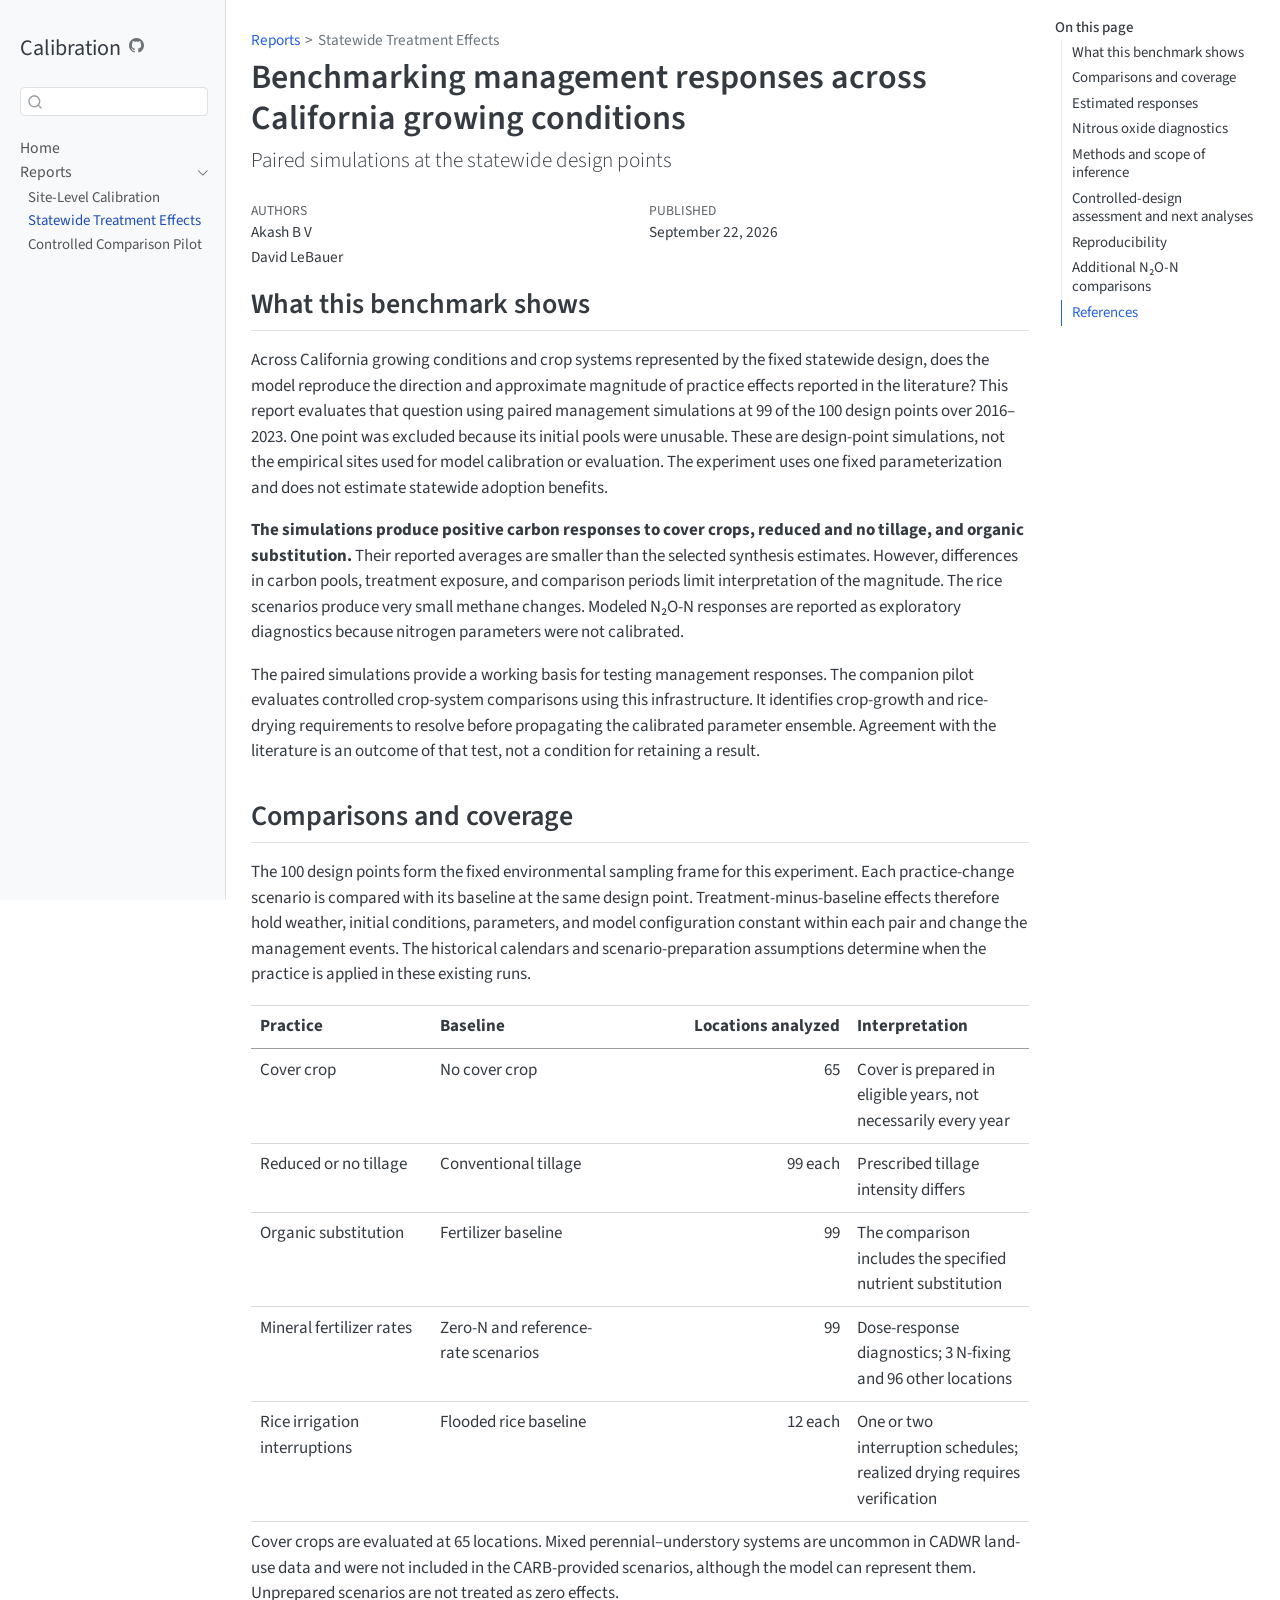
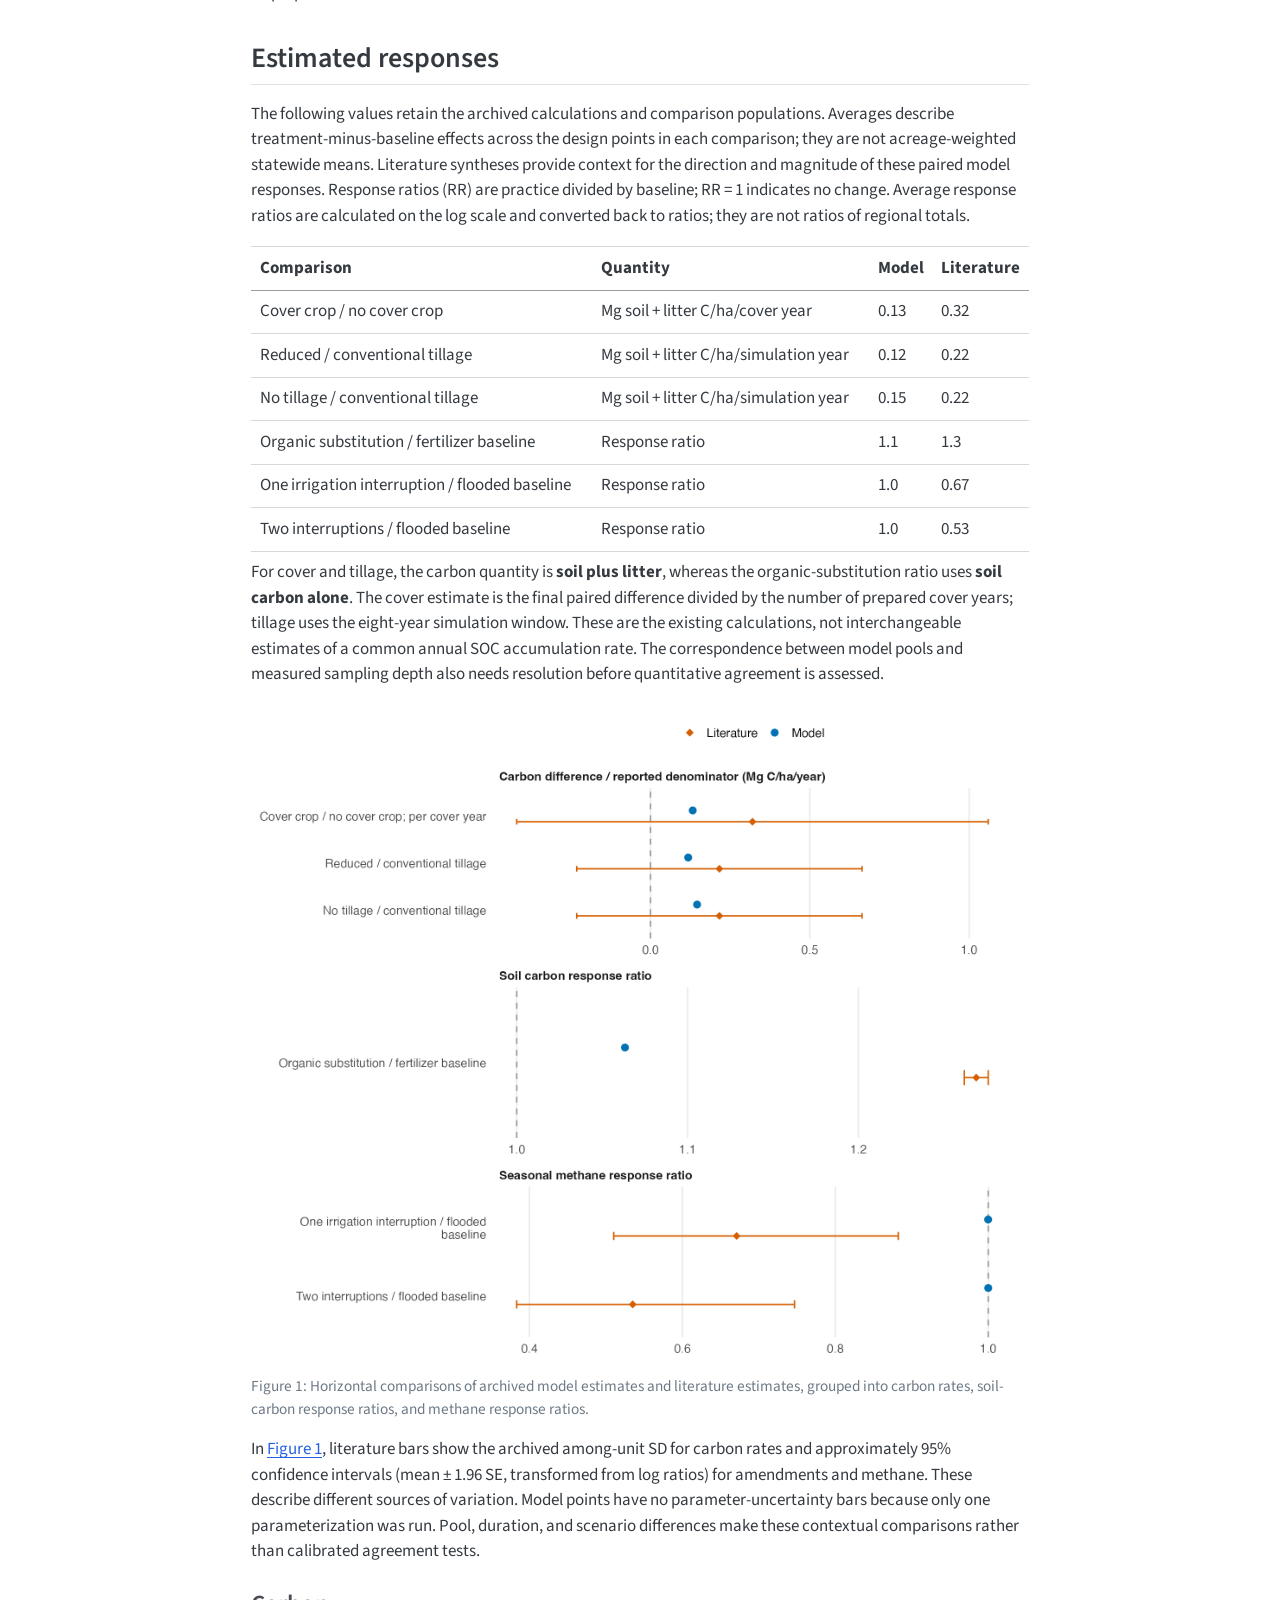
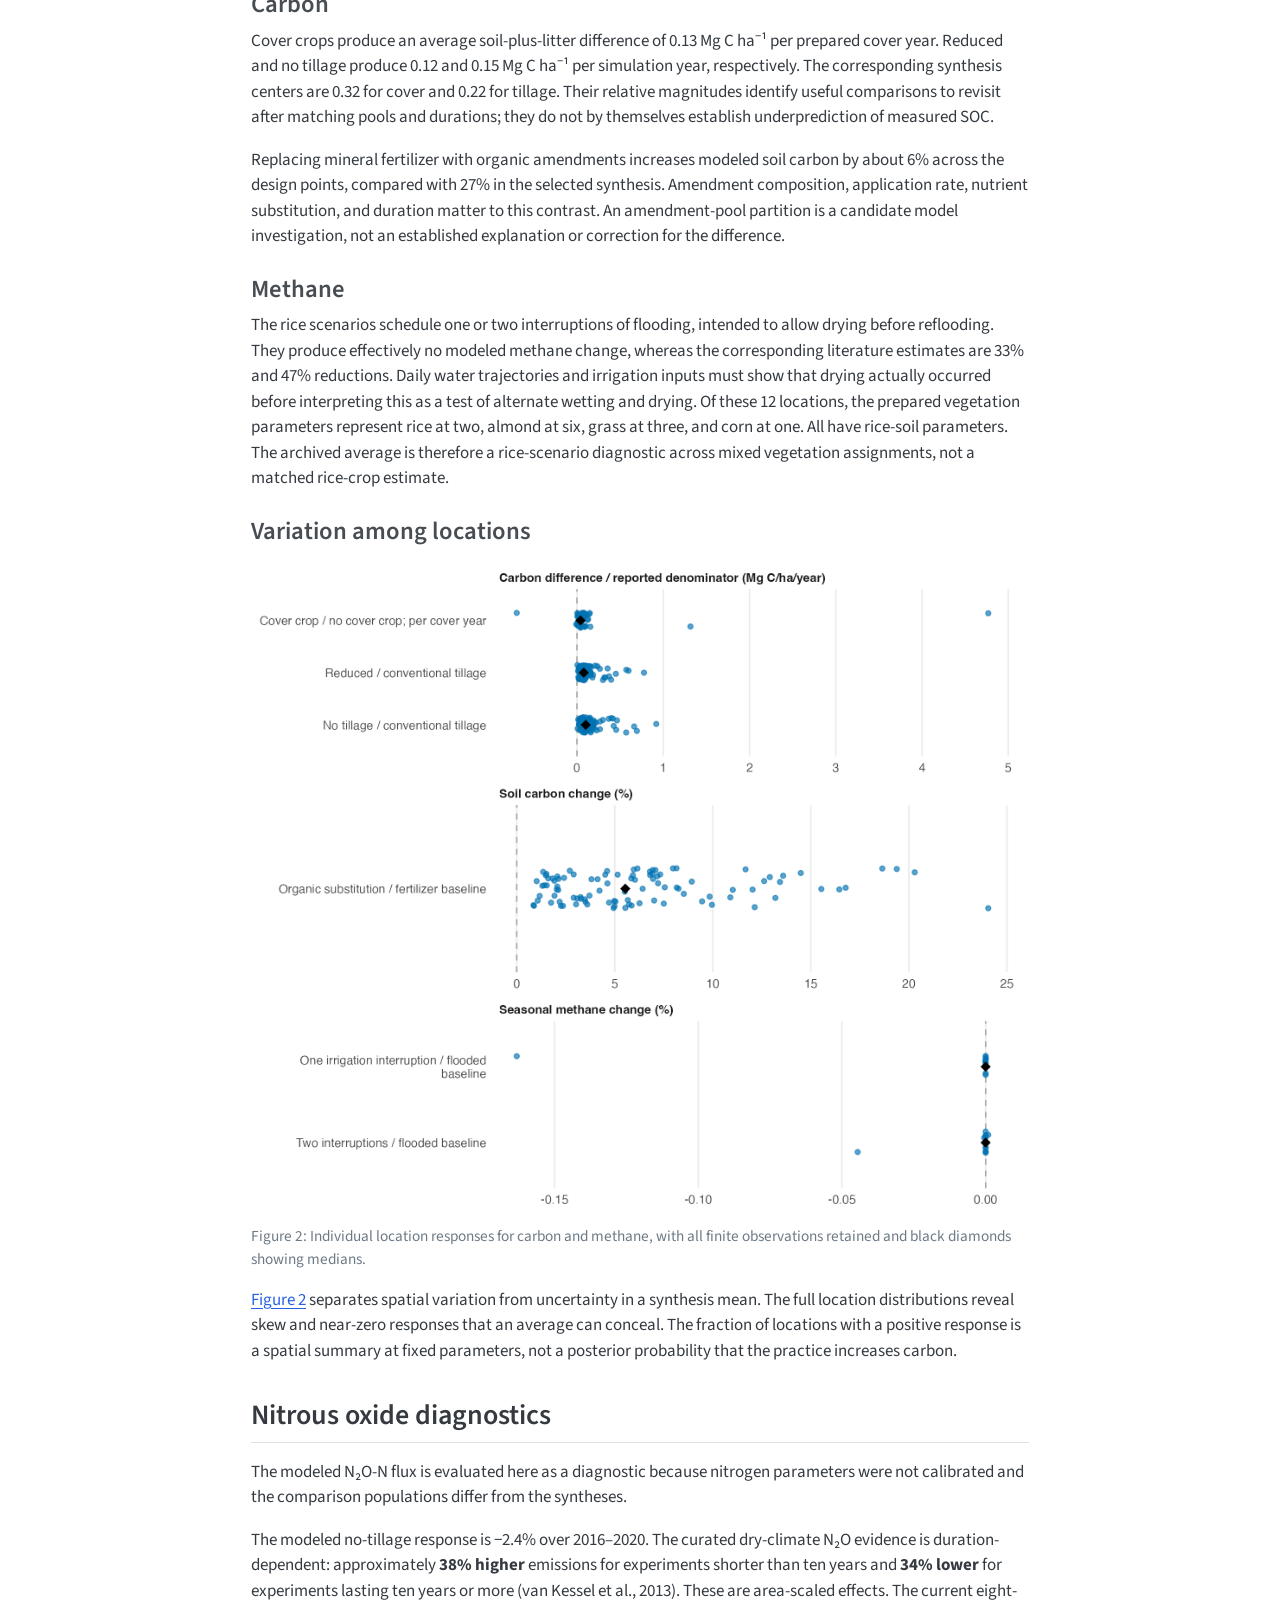
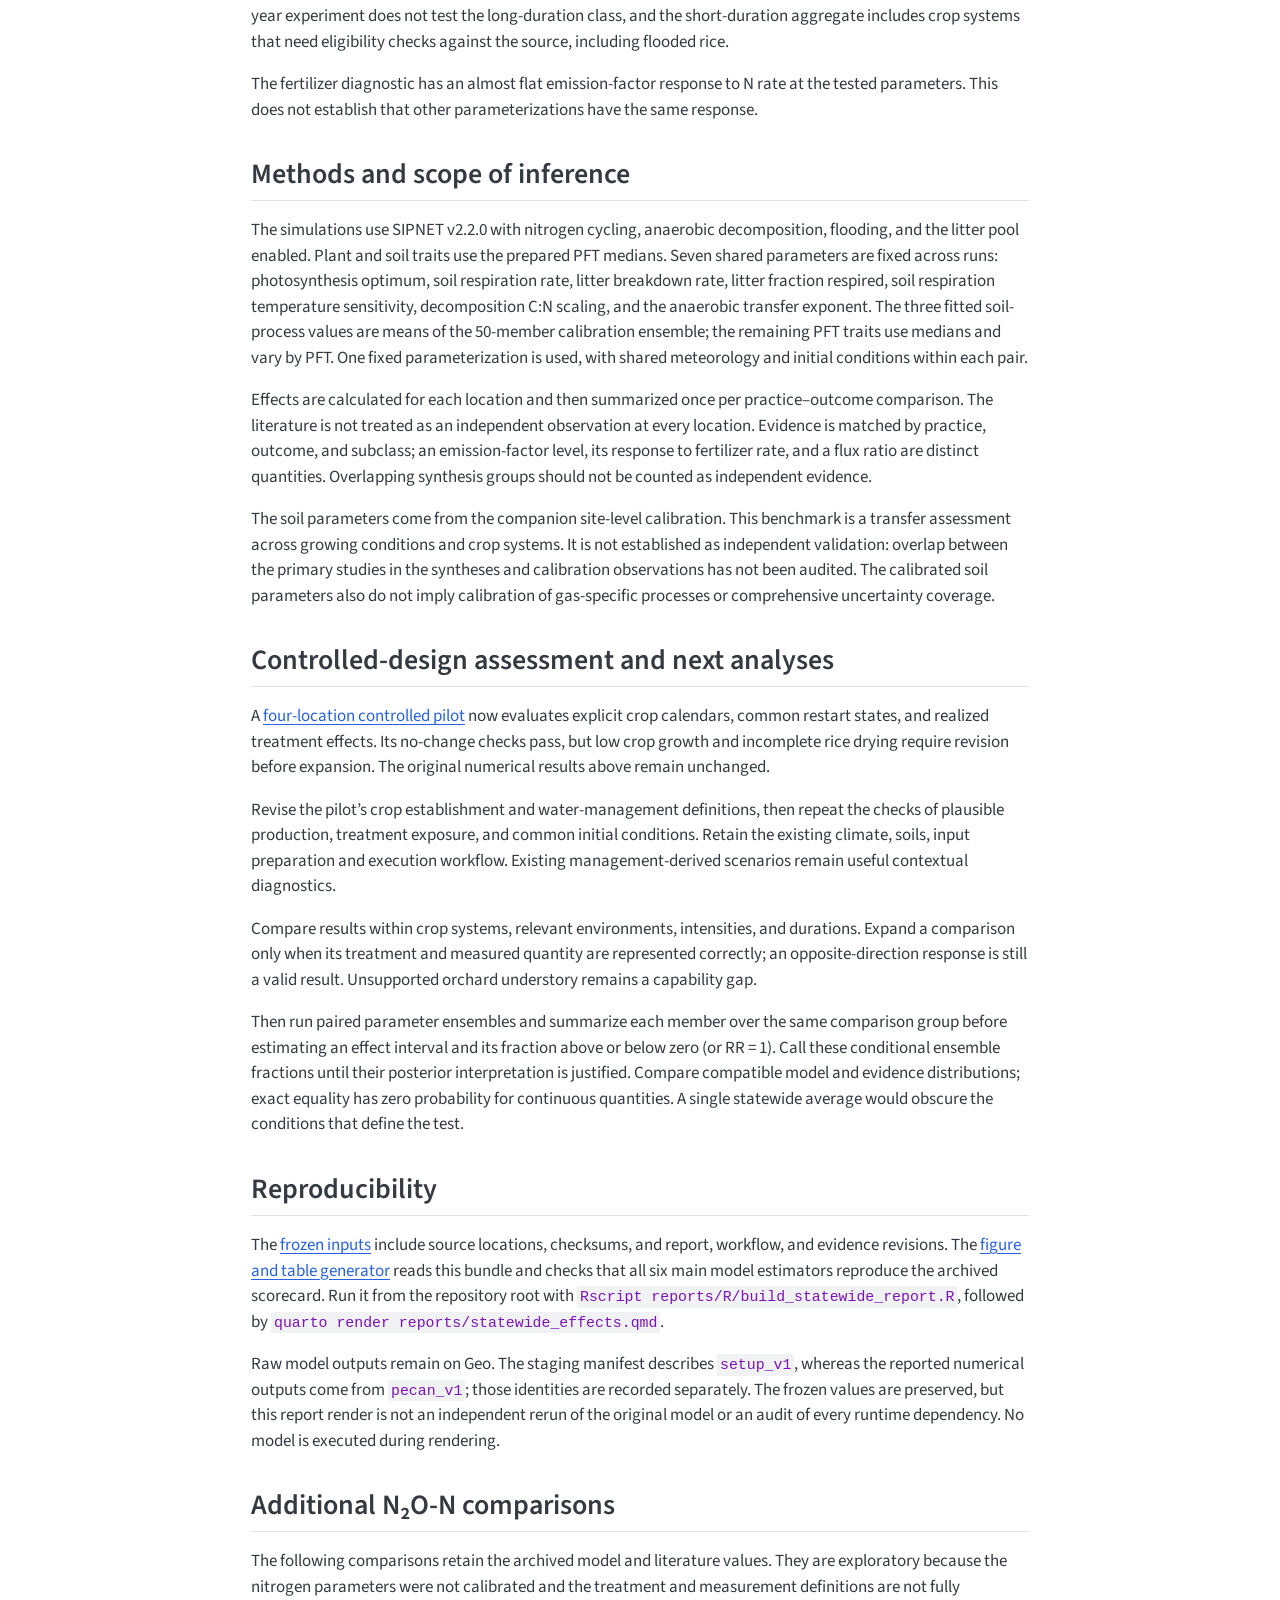
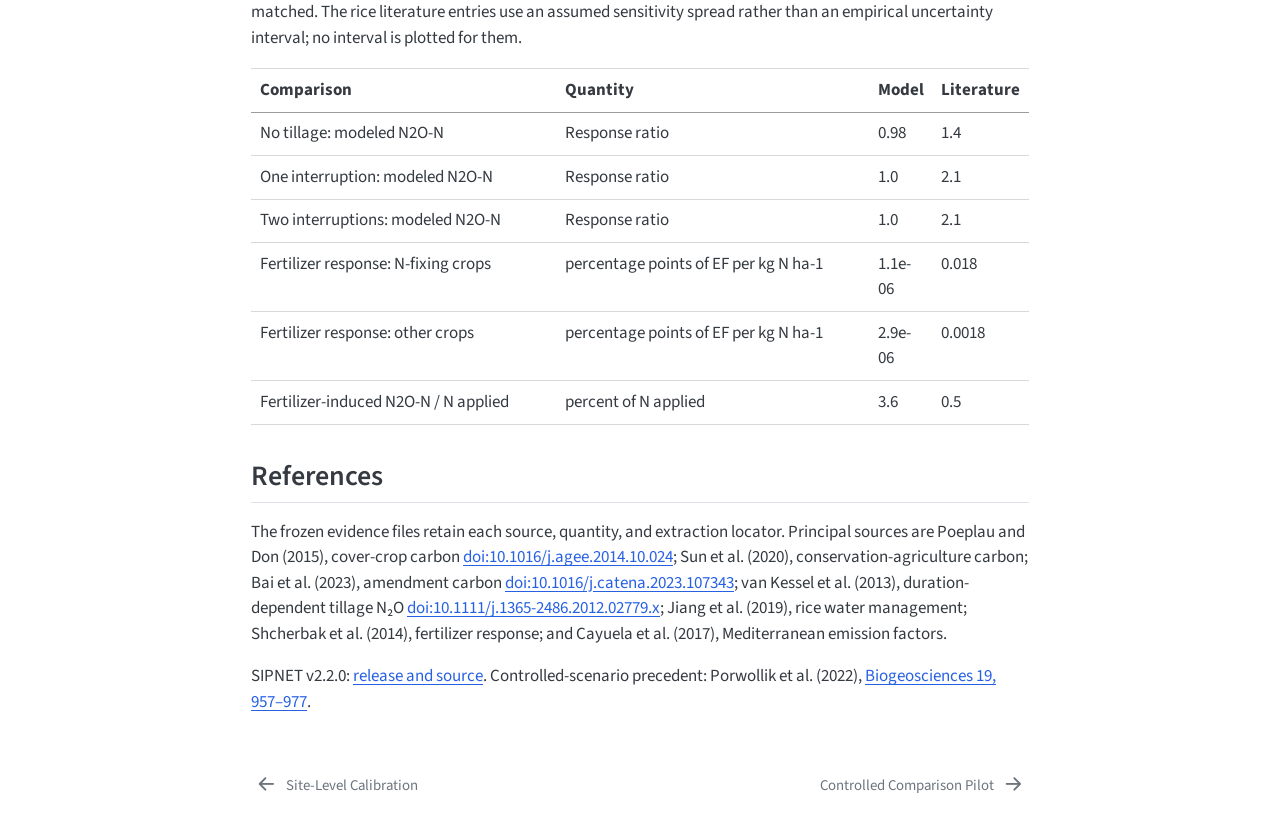
<file: _pr8/reports/statewide_effects.html>
<!DOCTYPE html>
<html xmlns="http://www.w3.org/1999/xhtml" lang="en" xml:lang="en"><head>

<meta charset="utf-8">
<meta name="generator" content="quarto-1.8.26">

<meta name="viewport" content="width=device-width, initial-scale=1.0, user-scalable=yes">

<meta name="author" content="Akash B V">
<meta name="author" content="David LeBauer">
<meta name="dcterms.date" content="2026-09-22">

<title>Benchmarking management responses across California growing conditions – Calibration</title>
<style>
code{white-space: pre-wrap;}
span.smallcaps{font-variant: small-caps;}
div.columns{display: flex; gap: min(4vw, 1.5em);}
div.column{flex: auto; overflow-x: auto;}
div.hanging-indent{margin-left: 1.5em; text-indent: -1.5em;}
ul.task-list{list-style: none;}
ul.task-list li input[type="checkbox"] {
  width: 0.8em;
  margin: 0 0.8em 0.2em -1em; /* quarto-specific, see https://github.com/quarto-dev/quarto-cli/issues/4556 */ 
  vertical-align: middle;
}
</style>


<script src="../site_libs/quarto-nav/quarto-nav.js"></script>
<script src="../site_libs/quarto-nav/headroom.min.js"></script>
<script src="../site_libs/clipboard/clipboard.min.js"></script>
<script src="../site_libs/quarto-search/autocomplete.umd.js"></script>
<script src="../site_libs/quarto-search/fuse.min.js"></script>
<script src="../site_libs/quarto-search/quarto-search.js"></script>
<meta name="quarto:offset" content="../">
<link href="../reports/controlled_benchmark.html" rel="next">
<link href="../reports/site_calibration.html" rel="prev">
<script src="../site_libs/quarto-html/quarto.js" type="module"></script>
<script src="../site_libs/quarto-html/tabsets/tabsets.js" type="module"></script>
<script src="../site_libs/quarto-html/axe/axe-check.js" type="module"></script>
<script src="../site_libs/quarto-html/popper.min.js"></script>
<script src="../site_libs/quarto-html/tippy.umd.min.js"></script>
<script src="../site_libs/quarto-html/anchor.min.js"></script>
<link href="../site_libs/quarto-html/tippy.css" rel="stylesheet">
<link href="../site_libs/quarto-html/quarto-syntax-highlighting-587c61ba64f3a5504c4d52d930310e48.css" rel="stylesheet" id="quarto-text-highlighting-styles">
<script src="../site_libs/bootstrap/bootstrap.min.js"></script>
<link href="../site_libs/bootstrap/bootstrap-icons.css" rel="stylesheet">
<link href="../site_libs/bootstrap/bootstrap-bcb4737e8fbcf1e9dfc00b59f8305558.min.css" rel="stylesheet" append-hash="true" id="quarto-bootstrap" data-mode="light">
<script src="../site_libs/quarto-contrib/glightbox/glightbox.min.js"></script>
<link href="../site_libs/quarto-contrib/glightbox/glightbox.min.css" rel="stylesheet">
<link href="../site_libs/quarto-contrib/glightbox/lightbox.css" rel="stylesheet">
<script id="quarto-search-options" type="application/json">{
  "location": "sidebar",
  "copy-button": false,
  "collapse-after": 3,
  "panel-placement": "start",
  "type": "textbox",
  "limit": 50,
  "keyboard-shortcut": [
    "f",
    "/",
    "s"
  ],
  "show-item-context": false,
  "language": {
    "search-no-results-text": "No results",
    "search-matching-documents-text": "matching documents",
    "search-copy-link-title": "Copy link to search",
    "search-hide-matches-text": "Hide additional matches",
    "search-more-match-text": "more match in this document",
    "search-more-matches-text": "more matches in this document",
    "search-clear-button-title": "Clear",
    "search-text-placeholder": "",
    "search-detached-cancel-button-title": "Cancel",
    "search-submit-button-title": "Submit",
    "search-label": "Search"
  }
}</script>


<link rel="stylesheet" href="../report-styles.css">
</head>

<body class="nav-sidebar docked quarto-light">

<div id="quarto-search-results"></div>
  <header id="quarto-header" class="headroom fixed-top">
  <nav class="quarto-secondary-nav">
    <div class="container-fluid d-flex">
      <button type="button" class="quarto-btn-toggle btn" data-bs-toggle="collapse" role="button" data-bs-target=".quarto-sidebar-collapse-item" aria-controls="quarto-sidebar" aria-expanded="false" aria-label="Toggle sidebar navigation" onclick="if (window.quartoToggleHeadroom) { window.quartoToggleHeadroom(); }">
        <i class="bi bi-layout-text-sidebar-reverse"></i>
      </button>
        <nav class="quarto-page-breadcrumbs" aria-label="breadcrumb"><ol class="breadcrumb"><li class="breadcrumb-item"><a href="../reports/site_calibration.html">Reports</a></li><li class="breadcrumb-item"><a href="../reports/statewide_effects.html">Statewide Treatment Effects</a></li></ol></nav>
        <a class="flex-grow-1" role="navigation" data-bs-toggle="collapse" data-bs-target=".quarto-sidebar-collapse-item" aria-controls="quarto-sidebar" aria-expanded="false" aria-label="Toggle sidebar navigation" onclick="if (window.quartoToggleHeadroom) { window.quartoToggleHeadroom(); }">      
        </a>
      <button type="button" class="btn quarto-search-button" aria-label="Search" onclick="window.quartoOpenSearch();">
        <i class="bi bi-search"></i>
      </button>
    </div>
  </nav>
</header>
<!-- content -->
<div id="quarto-content" class="quarto-container page-columns page-rows-contents page-layout-article">
<!-- sidebar -->
  <nav id="quarto-sidebar" class="sidebar collapse collapse-horizontal quarto-sidebar-collapse-item sidebar-navigation docked overflow-auto">
    <div class="pt-lg-2 mt-2 text-left sidebar-header">
    <div class="sidebar-title mb-0 py-0">
      <a href="../">Calibration</a> 
        <div class="sidebar-tools-main">
    <a href="https://github.com/ccmmf/calibration" title="" class="quarto-navigation-tool px-1" aria-label=""><i class="bi bi-github"></i></a>
</div>
    </div>
      </div>
        <div class="mt-2 flex-shrink-0 align-items-center">
        <div class="sidebar-search">
        <div id="quarto-search" class="" title="Search"></div>
        </div>
        </div>
    <div class="sidebar-menu-container"> 
    <ul class="list-unstyled mt-1">
        <li class="sidebar-item">
  <div class="sidebar-item-container"> 
  <a href="../index.html" class="sidebar-item-text sidebar-link">
 <span class="menu-text">Home</span></a>
  </div>
</li>
        <li class="sidebar-item sidebar-item-section">
      <div class="sidebar-item-container"> 
            <a class="sidebar-item-text sidebar-link text-start" data-bs-toggle="collapse" data-bs-target="#quarto-sidebar-section-1" role="navigation" aria-expanded="true">
 <span class="menu-text">Reports</span></a>
          <a class="sidebar-item-toggle text-start" data-bs-toggle="collapse" data-bs-target="#quarto-sidebar-section-1" role="navigation" aria-expanded="true" aria-label="Toggle section">
            <i class="bi bi-chevron-right ms-2"></i>
          </a> 
      </div>
      <ul id="quarto-sidebar-section-1" class="collapse list-unstyled sidebar-section depth1 show">  
          <li class="sidebar-item">
  <div class="sidebar-item-container"> 
  <a href="../reports/site_calibration.html" class="sidebar-item-text sidebar-link">
 <span class="menu-text">Site-Level Calibration</span></a>
  </div>
</li>
          <li class="sidebar-item">
  <div class="sidebar-item-container"> 
  <a href="../reports/statewide_effects.html" class="sidebar-item-text sidebar-link active">
 <span class="menu-text">Statewide Treatment Effects</span></a>
  </div>
</li>
          <li class="sidebar-item">
  <div class="sidebar-item-container"> 
  <a href="../reports/controlled_benchmark.html" class="sidebar-item-text sidebar-link">
 <span class="menu-text">Controlled Comparison Pilot</span></a>
  </div>
</li>
      </ul>
  </li>
    </ul>
    </div>
</nav>
<div id="quarto-sidebar-glass" class="quarto-sidebar-collapse-item" data-bs-toggle="collapse" data-bs-target=".quarto-sidebar-collapse-item"></div>
<!-- margin-sidebar -->
    <div id="quarto-margin-sidebar" class="sidebar margin-sidebar">
        <nav id="TOC" role="doc-toc" class="toc-active">
    <h2 id="toc-title">On this page</h2>
   
  <ul>
  <li><a href="#what-this-benchmark-shows" id="toc-what-this-benchmark-shows" class="nav-link active" data-scroll-target="#what-this-benchmark-shows">What this benchmark shows</a></li>
  <li><a href="#comparisons-and-coverage" id="toc-comparisons-and-coverage" class="nav-link" data-scroll-target="#comparisons-and-coverage">Comparisons and coverage</a></li>
  <li><a href="#estimated-responses" id="toc-estimated-responses" class="nav-link" data-scroll-target="#estimated-responses">Estimated responses</a>
  <ul class="collapse">
  <li><a href="#carbon" id="toc-carbon" class="nav-link" data-scroll-target="#carbon">Carbon</a></li>
  <li><a href="#methane" id="toc-methane" class="nav-link" data-scroll-target="#methane">Methane</a></li>
  <li><a href="#variation-among-locations" id="toc-variation-among-locations" class="nav-link" data-scroll-target="#variation-among-locations">Variation among locations</a></li>
  </ul></li>
  <li><a href="#nitrous-oxide-diagnostics" id="toc-nitrous-oxide-diagnostics" class="nav-link" data-scroll-target="#nitrous-oxide-diagnostics">Nitrous oxide diagnostics</a></li>
  <li><a href="#methods-and-scope-of-inference" id="toc-methods-and-scope-of-inference" class="nav-link" data-scroll-target="#methods-and-scope-of-inference">Methods and scope of inference</a></li>
  <li><a href="#controlled-design-assessment-and-next-analyses" id="toc-controlled-design-assessment-and-next-analyses" class="nav-link" data-scroll-target="#controlled-design-assessment-and-next-analyses">Controlled-design assessment and next analyses</a></li>
  <li><a href="#reproducibility" id="toc-reproducibility" class="nav-link" data-scroll-target="#reproducibility">Reproducibility</a></li>
  <li><a href="#additional-n₂o-n-comparisons" id="toc-additional-n₂o-n-comparisons" class="nav-link" data-scroll-target="#additional-n₂o-n-comparisons">Additional N₂O-N comparisons</a></li>
  <li><a href="#references" id="toc-references" class="nav-link" data-scroll-target="#references">References</a></li>
  </ul>
</nav>
    </div>
<!-- main -->
<main class="content" id="quarto-document-content">

<header id="title-block-header" class="quarto-title-block default"><nav class="quarto-page-breadcrumbs quarto-title-breadcrumbs d-none d-lg-block" aria-label="breadcrumb"><ol class="breadcrumb"><li class="breadcrumb-item"><a href="../reports/site_calibration.html">Reports</a></li><li class="breadcrumb-item"><a href="../reports/statewide_effects.html">Statewide Treatment Effects</a></li></ol></nav>
<div class="quarto-title">
<h1 class="title">Benchmarking management responses across California growing conditions</h1>
<p class="subtitle lead">Paired simulations at the statewide design points</p>
</div>



<div class="quarto-title-meta">

    <div>
    <div class="quarto-title-meta-heading">Authors</div>
    <div class="quarto-title-meta-contents">
             <p>Akash B V </p>
             <p>David LeBauer </p>
          </div>
  </div>
    
    <div>
    <div class="quarto-title-meta-heading">Published</div>
    <div class="quarto-title-meta-contents">
      <p class="date">September 22, 2026</p>
    </div>
  </div>
  
    
  </div>
  


</header>


<section id="what-this-benchmark-shows" class="level2">
<h2 class="anchored" data-anchor-id="what-this-benchmark-shows">What this benchmark shows</h2>
<p>Across California growing conditions and crop systems represented by the fixed statewide design, does the model reproduce the direction and approximate magnitude of practice effects reported in the literature? This report evaluates that question using paired management simulations at 99 of the 100 design points over 2016–2023. One point was excluded because its initial pools were unusable. These are design-point simulations, not the empirical sites used for model calibration or evaluation. The experiment uses one fixed parameterization and does not estimate statewide adoption benefits.</p>
<p><strong>The simulations produce positive carbon responses to cover crops, reduced and no tillage, and organic substitution.</strong> Their reported averages are smaller than the selected synthesis estimates. However, differences in carbon pools, treatment exposure, and comparison periods limit interpretation of the magnitude. The rice scenarios produce very small methane changes. Modeled N₂O-N responses are reported as exploratory diagnostics because nitrogen parameters were not calibrated.</p>
<p>The paired simulations provide a working basis for testing management responses. The companion pilot evaluates controlled crop-system comparisons using this infrastructure. It identifies crop-growth and rice-drying requirements to resolve before propagating the calibrated parameter ensemble. Agreement with the literature is an outcome of that test, not a condition for retaining a result.</p>
</section>
<section id="comparisons-and-coverage" class="level2">
<h2 class="anchored" data-anchor-id="comparisons-and-coverage">Comparisons and coverage</h2>
<p>The 100 design points form the fixed environmental sampling frame for this experiment. Each practice-change scenario is compared with its baseline at the same design point. Treatment-minus-baseline effects therefore hold weather, initial conditions, parameters, and model configuration constant within each pair and change the management events. The historical calendars and scenario-preparation assumptions determine when the practice is applied in these existing runs.</p>
<table class="caption-top table">
<colgroup>
<col style="width: 23%">
<col style="width: 23%">
<col style="width: 30%">
<col style="width: 23%">
</colgroup>
<thead>
<tr class="header">
<th>Practice</th>
<th>Baseline</th>
<th style="text-align: right;">Locations analyzed</th>
<th>Interpretation</th>
</tr>
</thead>
<tbody>
<tr class="odd">
<td>Cover crop</td>
<td>No cover crop</td>
<td style="text-align: right;">65</td>
<td>Cover is prepared in eligible years, not necessarily every year</td>
</tr>
<tr class="even">
<td>Reduced or no tillage</td>
<td>Conventional tillage</td>
<td style="text-align: right;">99 each</td>
<td>Prescribed tillage intensity differs</td>
</tr>
<tr class="odd">
<td>Organic substitution</td>
<td>Fertilizer baseline</td>
<td style="text-align: right;">99</td>
<td>The comparison includes the specified nutrient substitution</td>
</tr>
<tr class="even">
<td>Mineral fertilizer rates</td>
<td>Zero-N and reference-rate scenarios</td>
<td style="text-align: right;">99</td>
<td>Dose-response diagnostics; 3 N-fixing and 96 other locations</td>
</tr>
<tr class="odd">
<td>Rice irrigation interruptions</td>
<td>Flooded rice baseline</td>
<td style="text-align: right;">12 each</td>
<td>One or two interruption schedules; realized drying requires verification</td>
</tr>
</tbody>
</table>
<p>Cover crops are evaluated at 65 locations. Mixed perennial–understory systems are uncommon in CADWR land-use data and were not included in the CARB-provided scenarios, although the model can represent them. Unprepared scenarios are not treated as zero effects.</p>
</section>
<section id="estimated-responses" class="level2">
<h2 class="anchored" data-anchor-id="estimated-responses">Estimated responses</h2>
<p>The following values retain the archived calculations and comparison populations. Averages describe treatment-minus-baseline effects across the design points in each comparison; they are not acreage-weighted statewide means. Literature syntheses provide context for the direction and magnitude of these paired model responses. Response ratios (RR) are practice divided by baseline; RR = 1 indicates no change. Average response ratios are calculated on the log scale and converted back to ratios; they are not ratios of regional totals.</p>
<table class="caption-top table">
<colgroup>
<col style="width: 46%">
<col style="width: 37%">
<col style="width: 5%">
<col style="width: 10%">
</colgroup>
<thead>
<tr class="header">
<th style="text-align: left;">Comparison</th>
<th style="text-align: left;">Quantity</th>
<th style="text-align: left;">Model</th>
<th style="text-align: left;">Literature</th>
</tr>
</thead>
<tbody>
<tr class="odd">
<td style="text-align: left;">Cover crop / no cover crop</td>
<td style="text-align: left;">Mg soil + litter C/ha/cover year</td>
<td style="text-align: left;">0.13</td>
<td style="text-align: left;">0.32</td>
</tr>
<tr class="even">
<td style="text-align: left;">Reduced / conventional tillage</td>
<td style="text-align: left;">Mg soil + litter C/ha/simulation year</td>
<td style="text-align: left;">0.12</td>
<td style="text-align: left;">0.22</td>
</tr>
<tr class="odd">
<td style="text-align: left;">No tillage / conventional tillage</td>
<td style="text-align: left;">Mg soil + litter C/ha/simulation year</td>
<td style="text-align: left;">0.15</td>
<td style="text-align: left;">0.22</td>
</tr>
<tr class="even">
<td style="text-align: left;">Organic substitution / fertilizer baseline</td>
<td style="text-align: left;">Response ratio</td>
<td style="text-align: left;">1.1</td>
<td style="text-align: left;">1.3</td>
</tr>
<tr class="odd">
<td style="text-align: left;">One irrigation interruption / flooded baseline</td>
<td style="text-align: left;">Response ratio</td>
<td style="text-align: left;">1.0</td>
<td style="text-align: left;">0.67</td>
</tr>
<tr class="even">
<td style="text-align: left;">Two interruptions / flooded baseline</td>
<td style="text-align: left;">Response ratio</td>
<td style="text-align: left;">1.0</td>
<td style="text-align: left;">0.53</td>
</tr>
</tbody>
</table>
<p>For cover and tillage, the carbon quantity is <strong>soil plus litter</strong>, whereas the organic-substitution ratio uses <strong>soil carbon alone</strong>. The cover estimate is the final paired difference divided by the number of prepared cover years; tillage uses the eight-year simulation window. These are the existing calculations, not interchangeable estimates of a common annual SOC accumulation rate. The correspondence between model pools and measured sampling depth also needs resolution before quantitative agreement is assessed.</p>
<div id="fig-effects" class="quarto-float quarto-figure quarto-figure-center anchored" alt="Blue circles show the model and orange diamonds the literature. Carbon effects are positive; methane response ratios are nearly one. Carbon-rate bars show one literature SD; ratio bars show approximate 95 percent intervals. Each comparison lists its location count.">
<figure class="quarto-float quarto-float-fig figure">
<div aria-describedby="fig-effects-caption-0ceaefa1-69ba-4598-a22c-09a6ac19f8ca">
<a href="generated/effects.png" class="lightbox" data-gallery="quarto-lightbox-gallery-1" title="Figure&nbsp;1: Horizontal comparisons of archived model estimates and literature estimates, grouped into carbon rates, soil-carbon response ratios, and methane response ratios."><img src="generated/effects.png" class="img-fluid figure-img" style="width:100.0%" alt="Blue circles show the model and orange diamonds the literature. Carbon effects are positive; methane response ratios are nearly one. Carbon-rate bars show one literature SD; ratio bars show approximate 95 percent intervals. Each comparison lists its location count."></a>
</div>
<figcaption class="quarto-float-caption-bottom quarto-float-caption quarto-float-fig" id="fig-effects-caption-0ceaefa1-69ba-4598-a22c-09a6ac19f8ca">
Figure&nbsp;1: Horizontal comparisons of archived model estimates and literature estimates, grouped into carbon rates, soil-carbon response ratios, and methane response ratios.
</figcaption>
</figure>
</div>
<p>In <a href="#fig-effects" class="quarto-xref">Figure&nbsp;1</a>, literature bars show the archived among-unit SD for carbon rates and approximately 95% confidence intervals (mean ± 1.96 SE, transformed from log ratios) for amendments and methane. These describe different sources of variation. Model points have no parameter-uncertainty bars because only one parameterization was run. Pool, duration, and scenario differences make these contextual comparisons rather than calibrated agreement tests.</p>
<section id="carbon" class="level3">
<h3 class="anchored" data-anchor-id="carbon">Carbon</h3>
<p>Cover crops produce an average soil-plus-litter difference of 0.13 Mg C ha⁻¹ per prepared cover year. Reduced and no tillage produce 0.12 and 0.15 Mg C ha⁻¹ per simulation year, respectively. The corresponding synthesis centers are 0.32 for cover and 0.22 for tillage. Their relative magnitudes identify useful comparisons to revisit after matching pools and durations; they do not by themselves establish underprediction of measured SOC.</p>
<p>Replacing mineral fertilizer with organic amendments increases modeled soil carbon by about 6% across the design points, compared with 27% in the selected synthesis. Amendment composition, application rate, nutrient substitution, and duration matter to this contrast. An amendment-pool partition is a candidate model investigation, not an established explanation or correction for the difference.</p>
</section>
<section id="methane" class="level3">
<h3 class="anchored" data-anchor-id="methane">Methane</h3>
<p>The rice scenarios schedule one or two interruptions of flooding, intended to allow drying before reflooding. They produce effectively no modeled methane change, whereas the corresponding literature estimates are 33% and 47% reductions. Daily water trajectories and irrigation inputs must show that drying actually occurred before interpreting this as a test of alternate wetting and drying. Of these 12 locations, the prepared vegetation parameters represent rice at two, almond at six, grass at three, and corn at one. All have rice-soil parameters. The archived average is therefore a rice-scenario diagnostic across mixed vegetation assignments, not a matched rice-crop estimate.</p>
</section>
<section id="variation-among-locations" class="level3">
<h3 class="anchored" data-anchor-id="variation-among-locations">Variation among locations</h3>
<div id="fig-locations" class="quarto-float quarto-figure quarto-figure-center anchored" alt="Each blue dot is one location's paired effect. Separate axes show carbon rates, soil carbon percentage change, and methane percentage change. Black diamonds mark medians. No modeled-location counts are displayed. No tails are clipped; several cover-crop responses differ substantially from the median.">
<figure class="quarto-float quarto-float-fig figure">
<div aria-describedby="fig-locations-caption-0ceaefa1-69ba-4598-a22c-09a6ac19f8ca">
<a href="generated/locations-v4.png" class="lightbox" data-gallery="quarto-lightbox-gallery-2" title="Figure&nbsp;2: Individual location responses for carbon and methane, with all finite observations retained and black diamonds showing medians."><img src="generated/locations-v4.png" class="img-fluid figure-img" style="width:100.0%" alt="Each blue dot is one location's paired effect. Separate axes show carbon rates, soil carbon percentage change, and methane percentage change. Black diamonds mark medians. No modeled-location counts are displayed. No tails are clipped; several cover-crop responses differ substantially from the median."></a>
</div>
<figcaption class="quarto-float-caption-bottom quarto-float-caption quarto-float-fig" id="fig-locations-caption-0ceaefa1-69ba-4598-a22c-09a6ac19f8ca">
Figure&nbsp;2: Individual location responses for carbon and methane, with all finite observations retained and black diamonds showing medians.
</figcaption>
</figure>
</div>
<p><a href="#fig-locations" class="quarto-xref">Figure&nbsp;2</a> separates spatial variation from uncertainty in a synthesis mean. The full location distributions reveal skew and near-zero responses that an average can conceal. The fraction of locations with a positive response is a spatial summary at fixed parameters, not a posterior probability that the practice increases carbon.</p>
</section>
</section>
<section id="nitrous-oxide-diagnostics" class="level2">
<h2 class="anchored" data-anchor-id="nitrous-oxide-diagnostics">Nitrous oxide diagnostics</h2>
<p>The modeled N₂O-N flux is evaluated here as a diagnostic because nitrogen parameters were not calibrated and the comparison populations differ from the syntheses.</p>
<p>The modeled no-tillage response is −2.4% over 2016–2020. The curated dry-climate N₂O evidence is duration-dependent: approximately <strong>38% higher</strong> emissions for experiments shorter than ten years and <strong>34% lower</strong> for experiments lasting ten years or more (van Kessel et al., 2013). These are area-scaled effects. The current eight-year experiment does not test the long-duration class, and the short-duration aggregate includes crop systems that need eligibility checks against the source, including flooded rice.</p>
<p>The fertilizer diagnostic has an almost flat emission-factor response to N rate at the tested parameters. This does not establish that other parameterizations have the same response.</p>
</section>
<section id="methods-and-scope-of-inference" class="level2">
<h2 class="anchored" data-anchor-id="methods-and-scope-of-inference">Methods and scope of inference</h2>
<p>The simulations use SIPNET v2.2.0 with nitrogen cycling, anaerobic decomposition, flooding, and the litter pool enabled. Plant and soil traits use the prepared PFT medians. Seven shared parameters are fixed across runs: photosynthesis optimum, soil respiration rate, litter breakdown rate, litter fraction respired, soil respiration temperature sensitivity, decomposition C:N scaling, and the anaerobic transfer exponent. The three fitted soil-process values are means of the 50-member calibration ensemble; the remaining PFT traits use medians and vary by PFT. One fixed parameterization is used, with shared meteorology and initial conditions within each pair.</p>
<p>Effects are calculated for each location and then summarized once per practice–outcome comparison. The literature is not treated as an independent observation at every location. Evidence is matched by practice, outcome, and subclass; an emission-factor level, its response to fertilizer rate, and a flux ratio are distinct quantities. Overlapping synthesis groups should not be counted as independent evidence.</p>
<p>The soil parameters come from the companion site-level calibration. This benchmark is a transfer assessment across growing conditions and crop systems. It is not established as independent validation: overlap between the primary studies in the syntheses and calibration observations has not been audited. The calibrated soil parameters also do not imply calibration of gas-specific processes or comprehensive uncertainty coverage.</p>
</section>
<section id="controlled-design-assessment-and-next-analyses" class="level2">
<h2 class="anchored" data-anchor-id="controlled-design-assessment-and-next-analyses">Controlled-design assessment and next analyses</h2>
<p>A <a href="../reports/controlled_benchmark.html">four-location controlled pilot</a> now evaluates explicit crop calendars, common restart states, and realized treatment effects. Its no-change checks pass, but low crop growth and incomplete rice drying require revision before expansion. The original numerical results above remain unchanged.</p>
<p>Revise the pilot’s crop establishment and water-management definitions, then repeat the checks of plausible production, treatment exposure, and common initial conditions. Retain the existing climate, soils, input preparation and execution workflow. Existing management-derived scenarios remain useful contextual diagnostics.</p>
<p>Compare results within crop systems, relevant environments, intensities, and durations. Expand a comparison only when its treatment and measured quantity are represented correctly; an opposite-direction response is still a valid result. Unsupported orchard understory remains a capability gap.</p>
<p>Then run paired parameter ensembles and summarize each member over the same comparison group before estimating an effect interval and its fraction above or below zero (or RR = 1). Call these conditional ensemble fractions until their posterior interpretation is justified. Compare compatible model and evidence distributions; exact equality has zero probability for continuous quantities. A single statewide average would obscure the conditions that define the test.</p>
</section>
<section id="reproducibility" class="level2">
<h2 class="anchored" data-anchor-id="reproducibility">Reproducibility</h2>
<p>The <a href="data/statewide/manifest.json">frozen inputs</a> include source locations, checksums, and report, workflow, and evidence revisions. The <a href="R/build_statewide_report.R">figure and table generator</a> reads this bundle and checks that all six main model estimators reproduce the archived scorecard. Run it from the repository root with <code>Rscript reports/R/build_statewide_report.R</code>, followed by <code>quarto render reports/statewide_effects.qmd</code>.</p>
<p>Raw model outputs remain on Geo. The staging manifest describes <code>setup_v1</code>, whereas the reported numerical outputs come from <code>pecan_v1</code>; those identities are recorded separately. The frozen values are preserved, but this report render is not an independent rerun of the original model or an audit of every runtime dependency. No model is executed during rendering.</p>
</section>
<section id="additional-n₂o-n-comparisons" class="level2">
<h2 class="anchored" data-anchor-id="additional-n₂o-n-comparisons">Additional N₂O-N comparisons</h2>
<p>The following comparisons retain the archived model and literature values. They are exploratory because the nitrogen parameters were not calibrated and the treatment and measurement definitions are not fully matched. The rice literature entries use an assumed sensitivity spread rather than an empirical uncertainty interval; no interval is plotted for them.</p>
<table class="caption-top table">
<colgroup>
<col style="width: 39%">
<col style="width: 40%">
<col style="width: 8%">
<col style="width: 11%">
</colgroup>
<thead>
<tr class="header">
<th style="text-align: left;">Comparison</th>
<th style="text-align: left;">Quantity</th>
<th style="text-align: left;">Model</th>
<th style="text-align: left;">Literature</th>
</tr>
</thead>
<tbody>
<tr class="odd">
<td style="text-align: left;">No tillage: modeled N2O-N</td>
<td style="text-align: left;">Response ratio</td>
<td style="text-align: left;">0.98</td>
<td style="text-align: left;">1.4</td>
</tr>
<tr class="even">
<td style="text-align: left;">One interruption: modeled N2O-N</td>
<td style="text-align: left;">Response ratio</td>
<td style="text-align: left;">1.0</td>
<td style="text-align: left;">2.1</td>
</tr>
<tr class="odd">
<td style="text-align: left;">Two interruptions: modeled N2O-N</td>
<td style="text-align: left;">Response ratio</td>
<td style="text-align: left;">1.0</td>
<td style="text-align: left;">2.1</td>
</tr>
<tr class="even">
<td style="text-align: left;">Fertilizer response: N-fixing crops</td>
<td style="text-align: left;">percentage points of EF per kg N ha-1</td>
<td style="text-align: left;">1.1e-06</td>
<td style="text-align: left;">0.018</td>
</tr>
<tr class="odd">
<td style="text-align: left;">Fertilizer response: other crops</td>
<td style="text-align: left;">percentage points of EF per kg N ha-1</td>
<td style="text-align: left;">2.9e-06</td>
<td style="text-align: left;">0.0018</td>
</tr>
<tr class="even">
<td style="text-align: left;">Fertilizer-induced N2O-N / N applied</td>
<td style="text-align: left;">percent of N applied</td>
<td style="text-align: left;">3.6</td>
<td style="text-align: left;">0.5</td>
</tr>
</tbody>
</table>
</section>
<section id="references" class="level2">
<h2 class="anchored" data-anchor-id="references">References</h2>
<p>The frozen evidence files retain each source, quantity, and extraction locator. Principal sources are Poeplau and Don (2015), cover-crop carbon <a href="https://doi.org/10.1016/j.agee.2014.10.024">doi:10.1016/j.agee.2014.10.024</a>; Sun et al.&nbsp;(2020), conservation-agriculture carbon; Bai et al.&nbsp;(2023), amendment carbon <a href="https://doi.org/10.1016/j.catena.2023.107343">doi:10.1016/j.catena.2023.107343</a>; van Kessel et al.&nbsp;(2013), duration-dependent tillage N₂O <a href="https://doi.org/10.1111/j.1365-2486.2012.02779.x">doi:10.1111/j.1365-2486.2012.02779.x</a>; Jiang et al.&nbsp;(2019), rice water management; Shcherbak et al.&nbsp;(2014), fertilizer response; and Cayuela et al.&nbsp;(2017), Mediterranean emission factors.</p>
<p>SIPNET v2.2.0: <a href="https://github.com/PecanProject/sipnet/releases/tag/v2.2.0">release and source</a>. Controlled-scenario precedent: Porwollik et al.&nbsp;(2022), <a href="https://bg.copernicus.org/articles/19/957/2022/">Biogeosciences 19, 957–977</a>.</p>


</section>

</main> <!-- /main -->
<script id="quarto-html-after-body" type="application/javascript">
  window.document.addEventListener("DOMContentLoaded", function (event) {
    const icon = "";
    const anchorJS = new window.AnchorJS();
    anchorJS.options = {
      placement: 'right',
      icon: icon
    };
    anchorJS.add('.anchored');
    const isCodeAnnotation = (el) => {
      for (const clz of el.classList) {
        if (clz.startsWith('code-annotation-')) {                     
          return true;
        }
      }
      return false;
    }
    const onCopySuccess = function(e) {
      // button target
      const button = e.trigger;
      // don't keep focus
      button.blur();
      // flash "checked"
      button.classList.add('code-copy-button-checked');
      var currentTitle = button.getAttribute("title");
      button.setAttribute("title", "Copied!");
      let tooltip;
      if (window.bootstrap) {
        button.setAttribute("data-bs-toggle", "tooltip");
        button.setAttribute("data-bs-placement", "left");
        button.setAttribute("data-bs-title", "Copied!");
        tooltip = new bootstrap.Tooltip(button, 
          { trigger: "manual", 
            customClass: "code-copy-button-tooltip",
            offset: [0, -8]});
        tooltip.show();    
      }
      setTimeout(function() {
        if (tooltip) {
          tooltip.hide();
          button.removeAttribute("data-bs-title");
          button.removeAttribute("data-bs-toggle");
          button.removeAttribute("data-bs-placement");
        }
        button.setAttribute("title", currentTitle);
        button.classList.remove('code-copy-button-checked');
      }, 1000);
      // clear code selection
      e.clearSelection();
    }
    const getTextToCopy = function(trigger) {
      const outerScaffold = trigger.parentElement.cloneNode(true);
      const codeEl = outerScaffold.querySelector('code');
      for (const childEl of codeEl.children) {
        if (isCodeAnnotation(childEl)) {
          childEl.remove();
        }
      }
      return codeEl.innerText;
    }
    const clipboard = new window.ClipboardJS('.code-copy-button:not([data-in-quarto-modal])', {
      text: getTextToCopy
    });
    clipboard.on('success', onCopySuccess);
    if (window.document.getElementById('quarto-embedded-source-code-modal')) {
      const clipboardModal = new window.ClipboardJS('.code-copy-button[data-in-quarto-modal]', {
        text: getTextToCopy,
        container: window.document.getElementById('quarto-embedded-source-code-modal')
      });
      clipboardModal.on('success', onCopySuccess);
    }
      var localhostRegex = new RegExp(/^(?:http|https):\/\/localhost\:?[0-9]*\//);
      var mailtoRegex = new RegExp(/^mailto:/);
        var filterRegex = new RegExp('/' + window.location.host + '/');
      var isInternal = (href) => {
          return filterRegex.test(href) || localhostRegex.test(href) || mailtoRegex.test(href);
      }
      // Inspect non-navigation links and adorn them if external
     var links = window.document.querySelectorAll('a[href]:not(.nav-link):not(.navbar-brand):not(.toc-action):not(.sidebar-link):not(.sidebar-item-toggle):not(.pagination-link):not(.no-external):not([aria-hidden]):not(.dropdown-item):not(.quarto-navigation-tool):not(.about-link)');
      for (var i=0; i<links.length; i++) {
        const link = links[i];
        if (!isInternal(link.href)) {
          // undo the damage that might have been done by quarto-nav.js in the case of
          // links that we want to consider external
          if (link.dataset.originalHref !== undefined) {
            link.href = link.dataset.originalHref;
          }
        }
      }
    function tippyHover(el, contentFn, onTriggerFn, onUntriggerFn) {
      const config = {
        allowHTML: true,
        maxWidth: 500,
        delay: 100,
        arrow: false,
        appendTo: function(el) {
            return el.parentElement;
        },
        interactive: true,
        interactiveBorder: 10,
        theme: 'quarto',
        placement: 'bottom-start',
      };
      if (contentFn) {
        config.content = contentFn;
      }
      if (onTriggerFn) {
        config.onTrigger = onTriggerFn;
      }
      if (onUntriggerFn) {
        config.onUntrigger = onUntriggerFn;
      }
      window.tippy(el, config); 
    }
    const noterefs = window.document.querySelectorAll('a[role="doc-noteref"]');
    for (var i=0; i<noterefs.length; i++) {
      const ref = noterefs[i];
      tippyHover(ref, function() {
        // use id or data attribute instead here
        let href = ref.getAttribute('data-footnote-href') || ref.getAttribute('href');
        try { href = new URL(href).hash; } catch {}
        const id = href.replace(/^#\/?/, "");
        const note = window.document.getElementById(id);
        if (note) {
          return note.innerHTML;
        } else {
          return "";
        }
      });
    }
    const xrefs = window.document.querySelectorAll('a.quarto-xref');
    const processXRef = (id, note) => {
      // Strip column container classes
      const stripColumnClz = (el) => {
        el.classList.remove("page-full", "page-columns");
        if (el.children) {
          for (const child of el.children) {
            stripColumnClz(child);
          }
        }
      }
      stripColumnClz(note)
      if (id === null || id.startsWith('sec-')) {
        // Special case sections, only their first couple elements
        const container = document.createElement("div");
        if (note.children && note.children.length > 2) {
          container.appendChild(note.children[0].cloneNode(true));
          for (let i = 1; i < note.children.length; i++) {
            const child = note.children[i];
            if (child.tagName === "P" && child.innerText === "") {
              continue;
            } else {
              container.appendChild(child.cloneNode(true));
              break;
            }
          }
          if (window.Quarto?.typesetMath) {
            window.Quarto.typesetMath(container);
          }
          return container.innerHTML
        } else {
          if (window.Quarto?.typesetMath) {
            window.Quarto.typesetMath(note);
          }
          return note.innerHTML;
        }
      } else {
        // Remove any anchor links if they are present
        const anchorLink = note.querySelector('a.anchorjs-link');
        if (anchorLink) {
          anchorLink.remove();
        }
        if (window.Quarto?.typesetMath) {
          window.Quarto.typesetMath(note);
        }
        if (note.classList.contains("callout")) {
          return note.outerHTML;
        } else {
          return note.innerHTML;
        }
      }
    }
    for (var i=0; i<xrefs.length; i++) {
      const xref = xrefs[i];
      tippyHover(xref, undefined, function(instance) {
        instance.disable();
        let url = xref.getAttribute('href');
        let hash = undefined; 
        if (url.startsWith('#')) {
          hash = url;
        } else {
          try { hash = new URL(url).hash; } catch {}
        }
        if (hash) {
          const id = hash.replace(/^#\/?/, "");
          const note = window.document.getElementById(id);
          if (note !== null) {
            try {
              const html = processXRef(id, note.cloneNode(true));
              instance.setContent(html);
            } finally {
              instance.enable();
              instance.show();
            }
          } else {
            // See if we can fetch this
            fetch(url.split('#')[0])
            .then(res => res.text())
            .then(html => {
              const parser = new DOMParser();
              const htmlDoc = parser.parseFromString(html, "text/html");
              const note = htmlDoc.getElementById(id);
              if (note !== null) {
                const html = processXRef(id, note);
                instance.setContent(html);
              } 
            }).finally(() => {
              instance.enable();
              instance.show();
            });
          }
        } else {
          // See if we can fetch a full url (with no hash to target)
          // This is a special case and we should probably do some content thinning / targeting
          fetch(url)
          .then(res => res.text())
          .then(html => {
            const parser = new DOMParser();
            const htmlDoc = parser.parseFromString(html, "text/html");
            const note = htmlDoc.querySelector('main.content');
            if (note !== null) {
              // This should only happen for chapter cross references
              // (since there is no id in the URL)
              // remove the first header
              if (note.children.length > 0 && note.children[0].tagName === "HEADER") {
                note.children[0].remove();
              }
              const html = processXRef(null, note);
              instance.setContent(html);
            } 
          }).finally(() => {
            instance.enable();
            instance.show();
          });
        }
      }, function(instance) {
      });
    }
        let selectedAnnoteEl;
        const selectorForAnnotation = ( cell, annotation) => {
          let cellAttr = 'data-code-cell="' + cell + '"';
          let lineAttr = 'data-code-annotation="' +  annotation + '"';
          const selector = 'span[' + cellAttr + '][' + lineAttr + ']';
          return selector;
        }
        const selectCodeLines = (annoteEl) => {
          const doc = window.document;
          const targetCell = annoteEl.getAttribute("data-target-cell");
          const targetAnnotation = annoteEl.getAttribute("data-target-annotation");
          const annoteSpan = window.document.querySelector(selectorForAnnotation(targetCell, targetAnnotation));
          const lines = annoteSpan.getAttribute("data-code-lines").split(",");
          const lineIds = lines.map((line) => {
            return targetCell + "-" + line;
          })
          let top = null;
          let height = null;
          let parent = null;
          if (lineIds.length > 0) {
              //compute the position of the single el (top and bottom and make a div)
              const el = window.document.getElementById(lineIds[0]);
              top = el.offsetTop;
              height = el.offsetHeight;
              parent = el.parentElement.parentElement;
            if (lineIds.length > 1) {
              const lastEl = window.document.getElementById(lineIds[lineIds.length - 1]);
              const bottom = lastEl.offsetTop + lastEl.offsetHeight;
              height = bottom - top;
            }
            if (top !== null && height !== null && parent !== null) {
              // cook up a div (if necessary) and position it 
              let div = window.document.getElementById("code-annotation-line-highlight");
              if (div === null) {
                div = window.document.createElement("div");
                div.setAttribute("id", "code-annotation-line-highlight");
                div.style.position = 'absolute';
                parent.appendChild(div);
              }
              div.style.top = top - 2 + "px";
              div.style.height = height + 4 + "px";
              div.style.left = 0;
              let gutterDiv = window.document.getElementById("code-annotation-line-highlight-gutter");
              if (gutterDiv === null) {
                gutterDiv = window.document.createElement("div");
                gutterDiv.setAttribute("id", "code-annotation-line-highlight-gutter");
                gutterDiv.style.position = 'absolute';
                const codeCell = window.document.getElementById(targetCell);
                const gutter = codeCell.querySelector('.code-annotation-gutter');
                gutter.appendChild(gutterDiv);
              }
              gutterDiv.style.top = top - 2 + "px";
              gutterDiv.style.height = height + 4 + "px";
            }
            selectedAnnoteEl = annoteEl;
          }
        };
        const unselectCodeLines = () => {
          const elementsIds = ["code-annotation-line-highlight", "code-annotation-line-highlight-gutter"];
          elementsIds.forEach((elId) => {
            const div = window.document.getElementById(elId);
            if (div) {
              div.remove();
            }
          });
          selectedAnnoteEl = undefined;
        };
          // Handle positioning of the toggle
      window.addEventListener(
        "resize",
        throttle(() => {
          elRect = undefined;
          if (selectedAnnoteEl) {
            selectCodeLines(selectedAnnoteEl);
          }
        }, 10)
      );
      function throttle(fn, ms) {
      let throttle = false;
      let timer;
        return (...args) => {
          if(!throttle) { // first call gets through
              fn.apply(this, args);
              throttle = true;
          } else { // all the others get throttled
              if(timer) clearTimeout(timer); // cancel #2
              timer = setTimeout(() => {
                fn.apply(this, args);
                timer = throttle = false;
              }, ms);
          }
        };
      }
        // Attach click handler to the DT
        const annoteDls = window.document.querySelectorAll('dt[data-target-cell]');
        for (const annoteDlNode of annoteDls) {
          annoteDlNode.addEventListener('click', (event) => {
            const clickedEl = event.target;
            if (clickedEl !== selectedAnnoteEl) {
              unselectCodeLines();
              const activeEl = window.document.querySelector('dt[data-target-cell].code-annotation-active');
              if (activeEl) {
                activeEl.classList.remove('code-annotation-active');
              }
              selectCodeLines(clickedEl);
              clickedEl.classList.add('code-annotation-active');
            } else {
              // Unselect the line
              unselectCodeLines();
              clickedEl.classList.remove('code-annotation-active');
            }
          });
        }
    const findCites = (el) => {
      const parentEl = el.parentElement;
      if (parentEl) {
        const cites = parentEl.dataset.cites;
        if (cites) {
          return {
            el,
            cites: cites.split(' ')
          };
        } else {
          return findCites(el.parentElement)
        }
      } else {
        return undefined;
      }
    };
    var bibliorefs = window.document.querySelectorAll('a[role="doc-biblioref"]');
    for (var i=0; i<bibliorefs.length; i++) {
      const ref = bibliorefs[i];
      const citeInfo = findCites(ref);
      if (citeInfo) {
        tippyHover(citeInfo.el, function() {
          var popup = window.document.createElement('div');
          citeInfo.cites.forEach(function(cite) {
            var citeDiv = window.document.createElement('div');
            citeDiv.classList.add('hanging-indent');
            citeDiv.classList.add('csl-entry');
            var biblioDiv = window.document.getElementById('ref-' + cite);
            if (biblioDiv) {
              citeDiv.innerHTML = biblioDiv.innerHTML;
            }
            popup.appendChild(citeDiv);
          });
          return popup.innerHTML;
        });
      }
    }
  });
  </script>
<nav class="page-navigation">
  <div class="nav-page nav-page-previous">
      <a href="../reports/site_calibration.html" class="pagination-link" aria-label="Site-Level Calibration">
        <i class="bi bi-arrow-left-short"></i> <span class="nav-page-text">Site-Level Calibration</span>
      </a>          
  </div>
  <div class="nav-page nav-page-next">
      <a href="../reports/controlled_benchmark.html" class="pagination-link" aria-label="Controlled Comparison Pilot">
        <span class="nav-page-text">Controlled Comparison Pilot</span> <i class="bi bi-arrow-right-short"></i>
      </a>
  </div>
</nav>
</div> <!-- /content -->
<script>var lightboxQuarto = GLightbox({"closeEffect":"zoom","descPosition":"bottom","loop":false,"openEffect":"zoom","selector":".lightbox"});
(function() {
  let previousOnload = window.onload;
  window.onload = () => {
    if (previousOnload) {
      previousOnload();
    }
    lightboxQuarto.on('slide_before_load', (data) => {
      const { slideIndex, slideNode, slideConfig, player, trigger } = data;
      const href = trigger.getAttribute('href');
      if (href !== null) {
        const imgEl = window.document.querySelector(`a[href="${href}"] img`);
        if (imgEl !== null) {
          const srcAttr = imgEl.getAttribute("src");
          if (srcAttr && srcAttr.startsWith("data:")) {
            slideConfig.href = srcAttr;
          }
        }
      } 
    });
  
    lightboxQuarto.on('slide_after_load', (data) => {
      const { slideIndex, slideNode, slideConfig, player, trigger } = data;
      if (window.Quarto?.typesetMath) {
        window.Quarto.typesetMath(slideNode);
      }
    });
  
  };
  
})();
          </script>




</body></html>
</file>
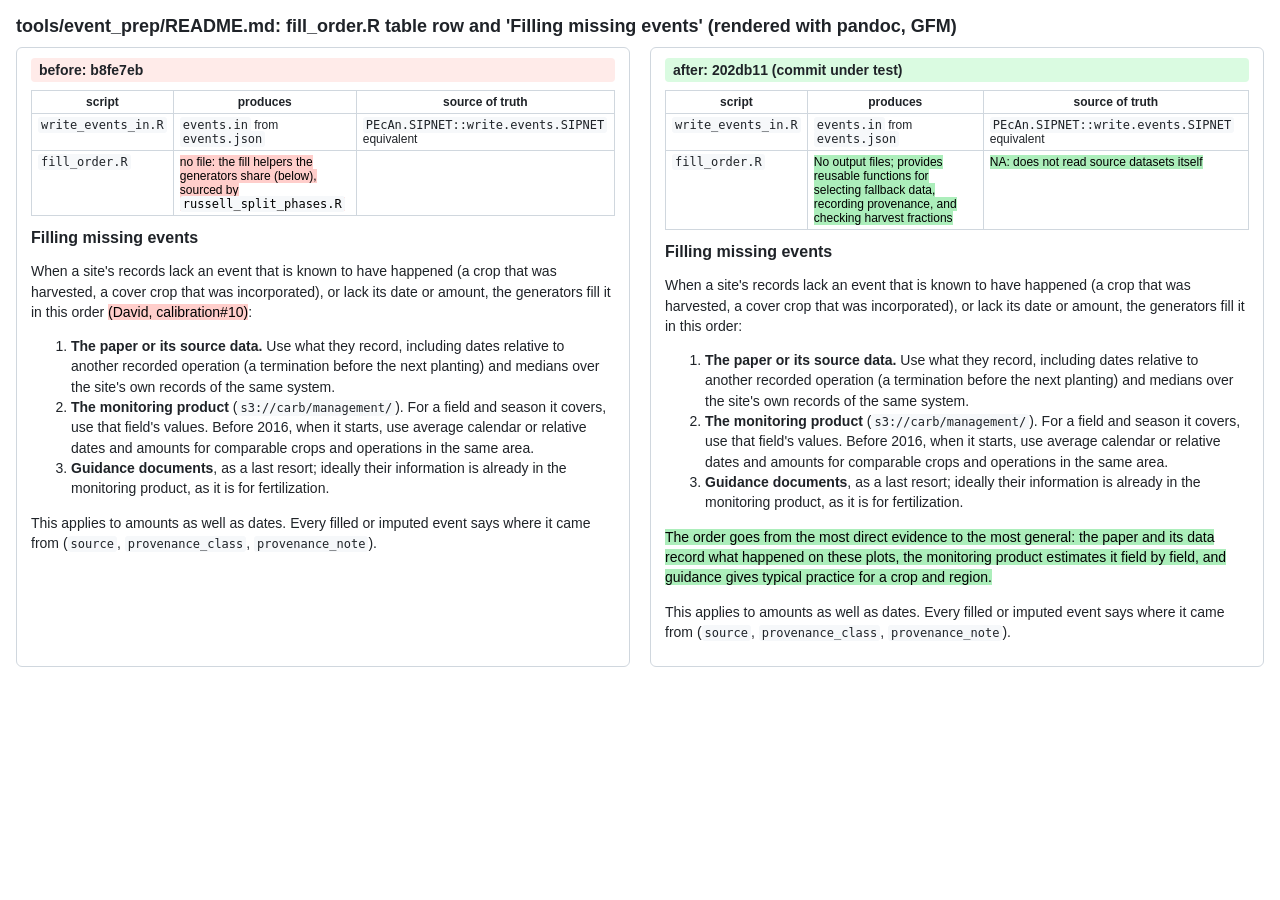
<file: .no-mistakes/evidence/shared-fill-order/01-event-prep-readme-before-after.html>
<!doctype html><html><head><meta charset="utf-8"><title>tools/event_prep/README.md: fill_order.R table row and 'Filling missing events' (rendered with pandoc, GFM)</title><link rel="stylesheet" href="style.css"></head><body>
<h1 class="t">tools/event_prep/README.md: fill_order.R table row and 'Filling missing events' (rendered with pandoc, GFM)</h1><div class="grid"><div class="col before"><h2 class="c">before: b8fe7eb</h2><table>
<thead>
<tr class="header">
<th>script</th>
<th>produces</th>
<th>source of truth</th>
</tr>
</thead>
<tbody>
<tr class="odd">
<td><code>write_events_in.R</code></td>
<td><code>events.in</code> from <code>events.json</code></td>
<td><code>PEcAn.SIPNET::write.events.SIPNET</code> equivalent</td>
</tr>
<tr class="even">
<td><code>fill_order.R</code></td>
<td><mark class=old>no file: the fill helpers the generators share
(below), sourced by <code>russell_split_phases.R</code></mark></td>
<td></td>
</tr>
</tbody>
</table>
<h2 id="filling-missing-events">Filling missing events</h2>
<p>When a site's records lack an event that is known to have happened (a
crop that was harvested, a cover crop that was incorporated), or lack
its date or amount, the generators fill it in this order
<mark class=old>(David, calibration#10)</mark>:</p>
<ol type="1">
<li><strong>The paper or its source data.</strong> Use what they record,
including dates relative to another recorded operation (a termination
before the next planting) and medians over the site's own records of the
same system.</li>
<li><strong>The monitoring product</strong>
(<code>s3://carb/management/</code>). For a field and season it covers,
use that field's values. Before 2016, when it starts, use average
calendar or relative dates and amounts for comparable crops and
operations in the same area.</li>
<li><strong>Guidance documents</strong>, as a last resort; ideally their
information is already in the monitoring product, as it is for
fertilization.</li>
</ol>
<p>This applies to amounts as well as dates. Every filled or imputed
event says where it came from (<code>source</code>,
<code>provenance_class</code>, <code>provenance_note</code>).</p></div><div class="col after"><h2 class="c">after: 202db11 (commit under test)</h2><table>
<thead>
<tr class="header">
<th>script</th>
<th>produces</th>
<th>source of truth</th>
</tr>
</thead>
<tbody>
<tr class="odd">
<td><code>write_events_in.R</code></td>
<td><code>events.in</code> from <code>events.json</code></td>
<td><code>PEcAn.SIPNET::write.events.SIPNET</code> equivalent</td>
</tr>
<tr class="even">
<td><code>fill_order.R</code></td>
<td><mark>No output files; provides reusable functions for selecting
fallback data, recording provenance, and checking harvest
fractions</mark></td>
<td><mark>NA: does not read source datasets itself</mark></td>
</tr>
</tbody>
</table>
<h2 id="filling-missing-events">Filling missing events</h2>
<p>When a site's records lack an event that is known to have happened (a
crop that was harvested, a cover crop that was incorporated), or lack
its date or amount, the generators fill it in this order:</p>
<ol type="1">
<li><strong>The paper or its source data.</strong> Use what they record,
including dates relative to another recorded operation (a termination
before the next planting) and medians over the site's own records of the
same system.</li>
<li><strong>The monitoring product</strong>
(<code>s3://carb/management/</code>). For a field and season it covers,
use that field's values. Before 2016, when it starts, use average
calendar or relative dates and amounts for comparable crops and
operations in the same area.</li>
<li><strong>Guidance documents</strong>, as a last resort; ideally their
information is already in the monitoring product, as it is for
fertilization.</li>
</ol>
<p><mark>The order goes from the most direct evidence to the most
general: the paper and its data</mark> <mark>record what happened on
these plots, the monitoring product estimates it field by field,
and</mark> <mark>guidance gives typical practice for a crop and
region.</mark></p>
<p>This applies to amounts as well as dates. Every filled or imputed
event says where it came from (<code>source</code>,
<code>provenance_class</code>, <code>provenance_note</code>).</p></div></div></body></html>
</file>
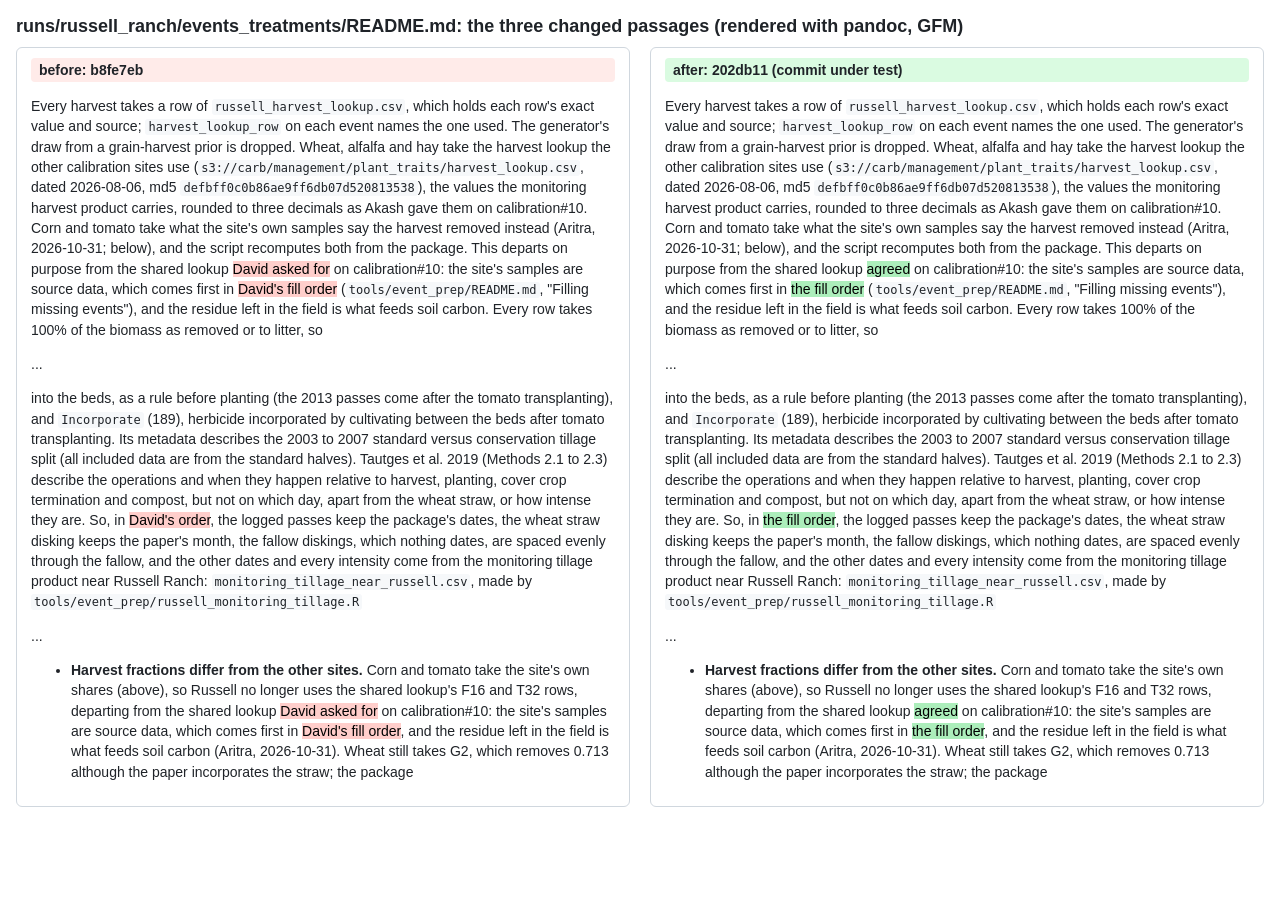
<file: .no-mistakes/evidence/shared-fill-order/02-russell-readme-before-after.html>
<!doctype html><html><head><meta charset="utf-8"><title>runs/russell_ranch/events_treatments/README.md: the three changed passages (rendered with pandoc, GFM)</title><link rel="stylesheet" href="style.css"></head><body>
<h1 class="t">runs/russell_ranch/events_treatments/README.md: the three changed passages (rendered with pandoc, GFM)</h1><div class="grid"><div class="col before"><h2 class="c">before: b8fe7eb</h2><p>Every harvest takes a row of <code>russell_harvest_lookup.csv</code>,
which holds each row's exact value and source;
<code>harvest_lookup_row</code> on each event names the one used. The
generator's draw from a grain-harvest prior is dropped. Wheat, alfalfa
and hay take the harvest lookup the other calibration sites use
(<code>s3://carb/management/plant_traits/harvest_lookup.csv</code>,
dated 2026-08-06, md5 <code>defbff0c0b86ae9ff6db07d520813538</code>),
the values the monitoring harvest product carries, rounded to three
decimals as Akash gave them on calibration#10. Corn and tomato take what
the site's own samples say the harvest removed instead (Aritra,
2026-10-31; below), and the script recomputes both from the package.
This departs on purpose from the shared lookup <mark class=old>David
asked for</mark> on calibration#10: the site's samples are source data,
which comes first in <mark class=old>David's fill order</mark>
(<code>tools/event_prep/README.md</code>, "Filling missing events"), and
the residue left in the field is what feeds soil carbon. Every row takes
100% of the biomass as removed or to litter, so</p>
<p>...</p>
<p>into the beds, as a rule before planting (the 2013 passes come after
the tomato transplanting), and <code>Incorporate</code> (189), herbicide
incorporated by cultivating between the beds after tomato transplanting.
Its metadata describes the 2003 to 2007 standard versus conservation
tillage split (all included data are from the standard halves). Tautges
et al. 2019 (Methods 2.1 to 2.3) describe the operations and when they
happen relative to harvest, planting, cover crop termination and
compost, but not on which day, apart from the wheat straw, or how
intense they are. So, in <mark class=old>David's order</mark>, the
logged passes keep the package's dates, the wheat straw disking keeps
the paper's month, the fallow diskings, which nothing dates, are spaced
evenly through the fallow, and the other dates and every intensity come
from the monitoring tillage product near Russell Ranch:
<code>monitoring_tillage_near_russell.csv</code>, made by
<code>tools/event_prep/russell_monitoring_tillage.R</code></p>
<p>...</p>
<ul>
<li><strong>Harvest fractions differ from the other sites.</strong> Corn
and tomato take the site's own shares (above), so Russell no longer uses
the shared lookup's F16 and T32 rows, departing from the shared lookup
<mark class=old>David asked for</mark> on calibration#10: the site's
samples are source data, which comes first in <mark class=old>David's
fill order</mark>, and the residue left in the field is what feeds soil
carbon (Aritra, 2026-10-31). Wheat still takes G2, which removes 0.713
although the paper incorporates the straw; the package</li>
</ul></div><div class="col after"><h2 class="c">after: 202db11 (commit under test)</h2><p>Every harvest takes a row of <code>russell_harvest_lookup.csv</code>,
which holds each row's exact value and source;
<code>harvest_lookup_row</code> on each event names the one used. The
generator's draw from a grain-harvest prior is dropped. Wheat, alfalfa
and hay take the harvest lookup the other calibration sites use
(<code>s3://carb/management/plant_traits/harvest_lookup.csv</code>,
dated 2026-08-06, md5 <code>defbff0c0b86ae9ff6db07d520813538</code>),
the values the monitoring harvest product carries, rounded to three
decimals as Akash gave them on calibration#10. Corn and tomato take what
the site's own samples say the harvest removed instead (Aritra,
2026-10-31; below), and the script recomputes both from the package.
This departs on purpose from the shared lookup <mark>agreed</mark> on
calibration#10: the site's samples are source data, which comes first in
<mark>the fill order</mark> (<code>tools/event_prep/README.md</code>,
"Filling missing events"), and the residue left in the field is what
feeds soil carbon. Every row takes 100% of the biomass as removed or to
litter, so</p>
<p>...</p>
<p>into the beds, as a rule before planting (the 2013 passes come after
the tomato transplanting), and <code>Incorporate</code> (189), herbicide
incorporated by cultivating between the beds after tomato transplanting.
Its metadata describes the 2003 to 2007 standard versus conservation
tillage split (all included data are from the standard halves). Tautges
et al. 2019 (Methods 2.1 to 2.3) describe the operations and when they
happen relative to harvest, planting, cover crop termination and
compost, but not on which day, apart from the wheat straw, or how
intense they are. So, in <mark>the fill order</mark>, the logged passes
keep the package's dates, the wheat straw disking keeps the paper's
month, the fallow diskings, which nothing dates, are spaced evenly
through the fallow, and the other dates and every intensity come from
the monitoring tillage product near Russell Ranch:
<code>monitoring_tillage_near_russell.csv</code>, made by
<code>tools/event_prep/russell_monitoring_tillage.R</code></p>
<p>...</p>
<ul>
<li><strong>Harvest fractions differ from the other sites.</strong> Corn
and tomato take the site's own shares (above), so Russell no longer uses
the shared lookup's F16 and T32 rows, departing from the shared lookup
<mark>agreed</mark> on calibration#10: the site's samples are source
data, which comes first in <mark>the fill order</mark>, and the residue
left in the field is what feeds soil carbon (Aritra, 2026-10-31). Wheat
still takes G2, which removes 0.713 although the paper incorporates the
straw; the package</li>
</ul></div></div></body></html>
</file>
<file: site_libs/quarto-html/tippy.css>
.tippy-box[data-animation=fade][data-state=hidden]{opacity:0}[data-tippy-root]{max-width:calc(100vw - 10px)}.tippy-box{position:relative;background-color:#333;color:#fff;border-radius:4px;font-size:14px;line-height:1.4;white-space:normal;outline:0;transition-property:transform,visibility,opacity}.tippy-box[data-placement^=top]>.tippy-arrow{bottom:0}.tippy-box[data-placement^=top]>.tippy-arrow:before{bottom:-7px;left:0;border-width:8px 8px 0;border-top-color:initial;transform-origin:center top}.tippy-box[data-placement^=bottom]>.tippy-arrow{top:0}.tippy-box[data-placement^=bottom]>.tippy-arrow:before{top:-7px;left:0;border-width:0 8px 8px;border-bottom-color:initial;transform-origin:center bottom}.tippy-box[data-placement^=left]>.tippy-arrow{right:0}.tippy-box[data-placement^=left]>.tippy-arrow:before{border-width:8px 0 8px 8px;border-left-color:initial;right:-7px;transform-origin:center left}.tippy-box[data-placement^=right]>.tippy-arrow{left:0}.tippy-box[data-placement^=right]>.tippy-arrow:before{left:-7px;border-width:8px 8px 8px 0;border-right-color:initial;transform-origin:center right}.tippy-box[data-inertia][data-state=visible]{transition-timing-function:cubic-bezier(.54,1.5,.38,1.11)}.tippy-arrow{width:16px;height:16px;color:#333}.tippy-arrow:before{content:"";position:absolute;border-color:transparent;border-style:solid}.tippy-content{position:relative;padding:5px 9px;z-index:1}
</file>
<file: site_libs/quarto-html/quarto-syntax-highlighting.css>
/* quarto syntax highlight colors */
:root {
  --quarto-hl-ot-color: #003B4F;
  --quarto-hl-at-color: #657422;
  --quarto-hl-ss-color: #20794D;
  --quarto-hl-an-color: #5E5E5E;
  --quarto-hl-fu-color: #4758AB;
  --quarto-hl-st-color: #20794D;
  --quarto-hl-cf-color: #003B4F;
  --quarto-hl-op-color: #5E5E5E;
  --quarto-hl-er-color: #AD0000;
  --quarto-hl-bn-color: #AD0000;
  --quarto-hl-al-color: #AD0000;
  --quarto-hl-va-color: #111111;
  --quarto-hl-bu-color: inherit;
  --quarto-hl-ex-color: inherit;
  --quarto-hl-pp-color: #AD0000;
  --quarto-hl-in-color: #5E5E5E;
  --quarto-hl-vs-color: #20794D;
  --quarto-hl-wa-color: #5E5E5E;
  --quarto-hl-do-color: #5E5E5E;
  --quarto-hl-im-color: #00769E;
  --quarto-hl-ch-color: #20794D;
  --quarto-hl-dt-color: #AD0000;
  --quarto-hl-fl-color: #AD0000;
  --quarto-hl-co-color: #5E5E5E;
  --quarto-hl-cv-color: #5E5E5E;
  --quarto-hl-cn-color: #8f5902;
  --quarto-hl-sc-color: #5E5E5E;
  --quarto-hl-dv-color: #AD0000;
  --quarto-hl-kw-color: #003B4F;
}

/* other quarto variables */
:root {
  --quarto-font-monospace: SFMono-Regular, Menlo, Monaco, Consolas, "Liberation Mono", "Courier New", monospace;
}

pre > code.sourceCode > span {
  color: #003B4F;
}

code span {
  color: #003B4F;
}

code.sourceCode > span {
  color: #003B4F;
}

div.sourceCode,
div.sourceCode pre.sourceCode {
  color: #003B4F;
}

code span.ot {
  color: #003B4F;
}

code span.at {
  color: #657422;
}

code span.ss {
  color: #20794D;
}

code span.an {
  color: #5E5E5E;
}

code span.fu {
  color: #4758AB;
}

code span.st {
  color: #20794D;
}

code span.cf {
  color: #003B4F;
}

code span.op {
  color: #5E5E5E;
}

code span.er {
  color: #AD0000;
}

code span.bn {
  color: #AD0000;
}

code span.al {
  color: #AD0000;
}

code span.va {
  color: #111111;
}

code span.pp {
  color: #AD0000;
}

code span.in {
  color: #5E5E5E;
}

code span.vs {
  color: #20794D;
}

code span.wa {
  color: #5E5E5E;
  font-style: italic;
}

code span.do {
  color: #5E5E5E;
  font-style: italic;
}

code span.im {
  color: #00769E;
}

code span.ch {
  color: #20794D;
}

code span.dt {
  color: #AD0000;
}

code span.fl {
  color: #AD0000;
}

code span.co {
  color: #5E5E5E;
}

code span.cv {
  color: #5E5E5E;
  font-style: italic;
}

code span.cn {
  color: #8f5902;
}

code span.sc {
  color: #5E5E5E;
}

code span.dv {
  color: #AD0000;
}

code span.kw {
  color: #003B4F;
}

.prevent-inlining {
  content: "</";
}

/*# sourceMappingURL=debc5d5d77c3f9108843748ff7464032.css.map */
</file>
<file: _pr8/site_libs/quarto-html/tippy.css>
.tippy-box[data-animation=fade][data-state=hidden]{opacity:0}[data-tippy-root]{max-width:calc(100vw - 10px)}.tippy-box{position:relative;background-color:#333;color:#fff;border-radius:4px;font-size:14px;line-height:1.4;white-space:normal;outline:0;transition-property:transform,visibility,opacity}.tippy-box[data-placement^=top]>.tippy-arrow{bottom:0}.tippy-box[data-placement^=top]>.tippy-arrow:before{bottom:-7px;left:0;border-width:8px 8px 0;border-top-color:initial;transform-origin:center top}.tippy-box[data-placement^=bottom]>.tippy-arrow{top:0}.tippy-box[data-placement^=bottom]>.tippy-arrow:before{top:-7px;left:0;border-width:0 8px 8px;border-bottom-color:initial;transform-origin:center bottom}.tippy-box[data-placement^=left]>.tippy-arrow{right:0}.tippy-box[data-placement^=left]>.tippy-arrow:before{border-width:8px 0 8px 8px;border-left-color:initial;right:-7px;transform-origin:center left}.tippy-box[data-placement^=right]>.tippy-arrow{left:0}.tippy-box[data-placement^=right]>.tippy-arrow:before{left:-7px;border-width:8px 8px 8px 0;border-right-color:initial;transform-origin:center right}.tippy-box[data-inertia][data-state=visible]{transition-timing-function:cubic-bezier(.54,1.5,.38,1.11)}.tippy-arrow{width:16px;height:16px;color:#333}.tippy-arrow:before{content:"";position:absolute;border-color:transparent;border-style:solid}.tippy-content{position:relative;padding:5px 9px;z-index:1}
</file>
<file: _pr8/site_libs/quarto-html/quarto-syntax-highlighting-587c61ba64f3a5504c4d52d930310e48.css>
/* quarto syntax highlight colors */
:root {
  --quarto-hl-ot-color: #003B4F;
  --quarto-hl-at-color: #657422;
  --quarto-hl-ss-color: #20794D;
  --quarto-hl-an-color: #5E5E5E;
  --quarto-hl-fu-color: #4758AB;
  --quarto-hl-st-color: #20794D;
  --quarto-hl-cf-color: #003B4F;
  --quarto-hl-op-color: #5E5E5E;
  --quarto-hl-er-color: #AD0000;
  --quarto-hl-bn-color: #AD0000;
  --quarto-hl-al-color: #AD0000;
  --quarto-hl-va-color: #111111;
  --quarto-hl-bu-color: inherit;
  --quarto-hl-ex-color: inherit;
  --quarto-hl-pp-color: #AD0000;
  --quarto-hl-in-color: #5E5E5E;
  --quarto-hl-vs-color: #20794D;
  --quarto-hl-wa-color: #5E5E5E;
  --quarto-hl-do-color: #5E5E5E;
  --quarto-hl-im-color: #00769E;
  --quarto-hl-ch-color: #20794D;
  --quarto-hl-dt-color: #AD0000;
  --quarto-hl-fl-color: #AD0000;
  --quarto-hl-co-color: #5E5E5E;
  --quarto-hl-cv-color: #5E5E5E;
  --quarto-hl-cn-color: #8f5902;
  --quarto-hl-sc-color: #5E5E5E;
  --quarto-hl-dv-color: #AD0000;
  --quarto-hl-kw-color: #003B4F;
}

/* other quarto variables */
:root {
  --quarto-font-monospace: SFMono-Regular, Menlo, Monaco, Consolas, "Liberation Mono", "Courier New", monospace;
}

/* syntax highlight based on Pandoc's rules */
pre > code.sourceCode > span {
  color: #003B4F;
}

code.sourceCode > span {
  color: #003B4F;
}

div.sourceCode,
div.sourceCode pre.sourceCode {
  color: #003B4F;
}

/* Normal */
code span {
  color: #003B4F;
}

/* Alert */
code span.al {
  color: #AD0000;
  font-style: inherit;
}

/* Annotation */
code span.an {
  color: #5E5E5E;
  font-style: inherit;
}

/* Attribute */
code span.at {
  color: #657422;
  font-style: inherit;
}

/* BaseN */
code span.bn {
  color: #AD0000;
  font-style: inherit;
}

/* BuiltIn */
code span.bu {
  font-style: inherit;
}

/* ControlFlow */
code span.cf {
  color: #003B4F;
  font-weight: bold;
  font-style: inherit;
}

/* Char */
code span.ch {
  color: #20794D;
  font-style: inherit;
}

/* Constant */
code span.cn {
  color: #8f5902;
  font-style: inherit;
}

/* Comment */
code span.co {
  color: #5E5E5E;
  font-style: inherit;
}

/* CommentVar */
code span.cv {
  color: #5E5E5E;
  font-style: italic;
}

/* Documentation */
code span.do {
  color: #5E5E5E;
  font-style: italic;
}

/* DataType */
code span.dt {
  color: #AD0000;
  font-style: inherit;
}

/* DecVal */
code span.dv {
  color: #AD0000;
  font-style: inherit;
}

/* Error */
code span.er {
  color: #AD0000;
  font-style: inherit;
}

/* Extension */
code span.ex {
  font-style: inherit;
}

/* Float */
code span.fl {
  color: #AD0000;
  font-style: inherit;
}

/* Function */
code span.fu {
  color: #4758AB;
  font-style: inherit;
}

/* Import */
code span.im {
  color: #00769E;
  font-style: inherit;
}

/* Information */
code span.in {
  color: #5E5E5E;
  font-style: inherit;
}

/* Keyword */
code span.kw {
  color: #003B4F;
  font-weight: bold;
  font-style: inherit;
}

/* Operator */
code span.op {
  color: #5E5E5E;
  font-style: inherit;
}

/* Other */
code span.ot {
  color: #003B4F;
  font-style: inherit;
}

/* Preprocessor */
code span.pp {
  color: #AD0000;
  font-style: inherit;
}

/* SpecialChar */
code span.sc {
  color: #5E5E5E;
  font-style: inherit;
}

/* SpecialString */
code span.ss {
  color: #20794D;
  font-style: inherit;
}

/* String */
code span.st {
  color: #20794D;
  font-style: inherit;
}

/* Variable */
code span.va {
  color: #111111;
  font-style: inherit;
}

/* VerbatimString */
code span.vs {
  color: #20794D;
  font-style: inherit;
}

/* Warning */
code span.wa {
  color: #5E5E5E;
  font-style: italic;
}

.prevent-inlining {
  content: "</";
}

/*# sourceMappingURL=2dce1cc6c82594539e1579de68416b47.css.map */
</file>
<file: _pr8/report-styles.css>
@media (max-width: 767.98px) {
  #quarto-document-content table {
    display: block;
    max-width: 100%;
    overflow-x: auto;
    -webkit-overflow-scrolling: touch;
  }
}
</file>
<file: .no-mistakes/evidence/shared-fill-order/style.css>
body{font-family:-apple-system,"Segoe UI",Helvetica,Arial,sans-serif;font-size:14px;margin:16px;color:#1f2328;background:#fff}
h1.t{font-size:18px;margin:0 0 10px} .grid{display:grid;grid-template-columns:1fr 1fr;gap:20px}
.col{border:1px solid #d0d7de;border-radius:6px;padding:10px 14px} .col h2.c{font-size:14px;margin:0 0 8px;padding:4px 8px;border-radius:4px}
.before h2.c{background:#ffebe9} .after h2.c{background:#dafbe1}
table{border-collapse:collapse;font-size:12px} td,th{border:1px solid #d0d7de;padding:4px 6px;vertical-align:top}
code{background:#f6f8fa;padding:1px 3px;border-radius:3px;font-size:12px} mark{background:#aceebb} mark.old{background:#ffcecb}
h2{font-size:16px} li,p{line-height:1.45}
</file>
